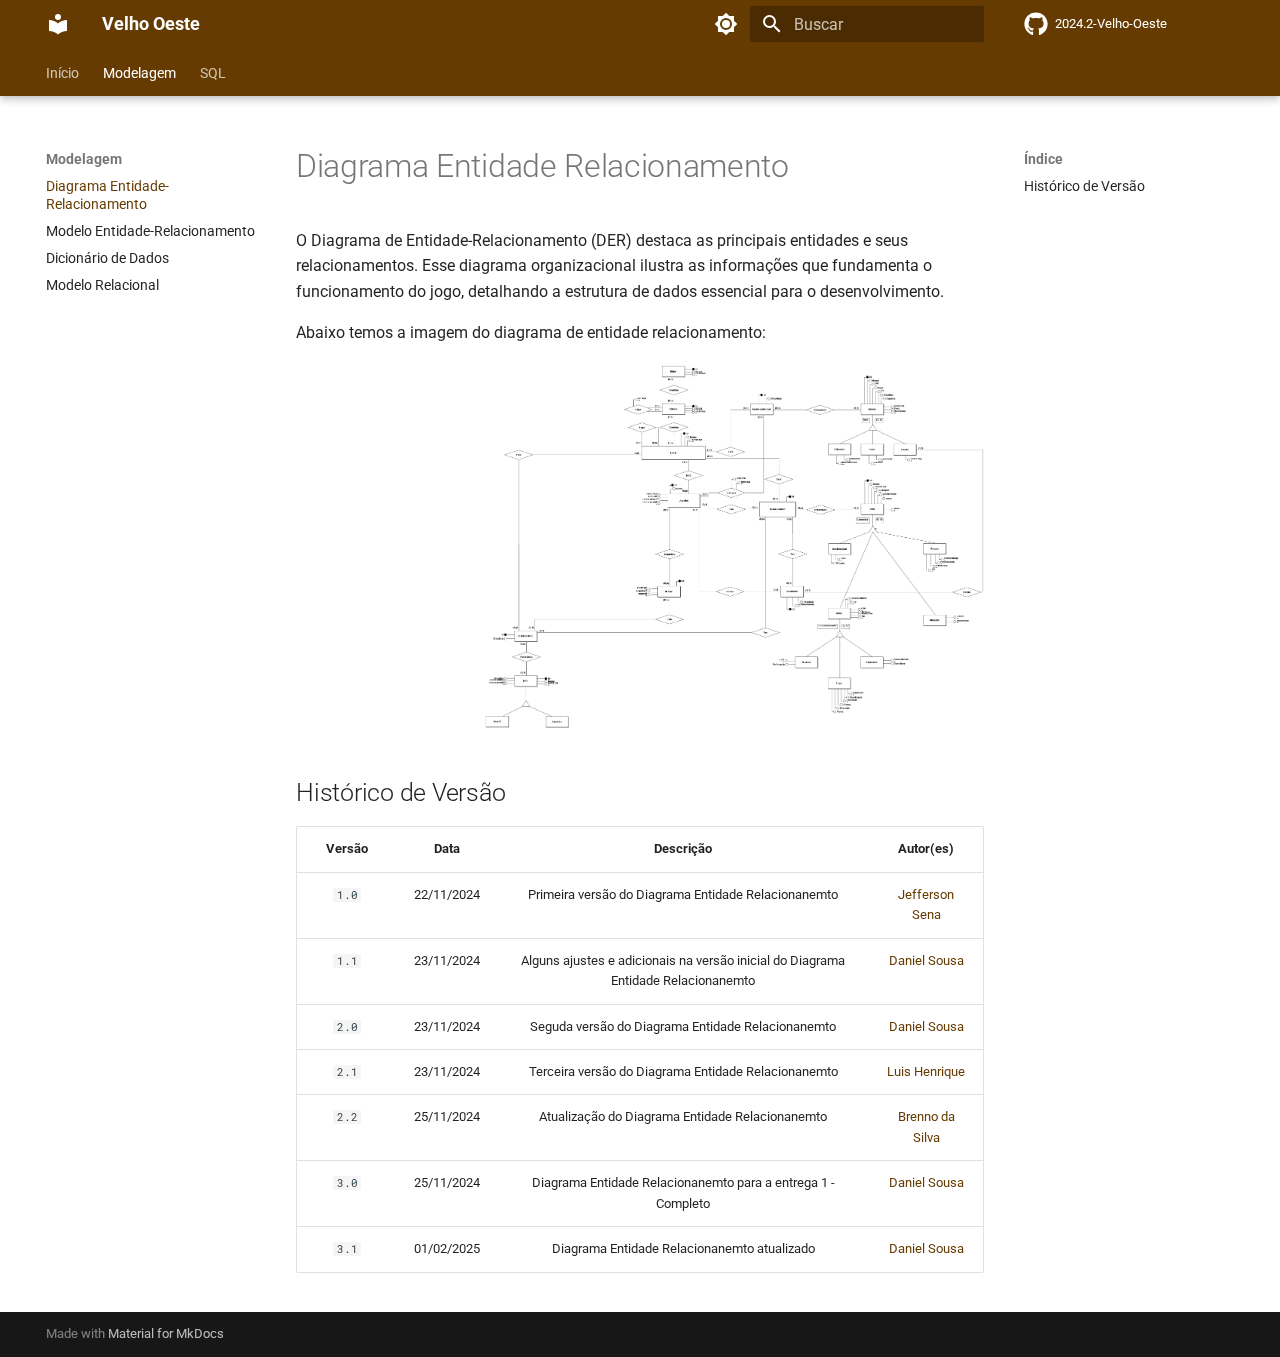
<file: modelagem/Diagrama_Entidade_Relacionamento/index.html>
<!doctype html>
<html lang="pt" class="no-js">
  <head>
    
      <meta charset="utf-8">
      <meta name="viewport" content="width=device-width,initial-scale=1">
      
      
      
      
        <link rel="prev" href="../..">
      
      
        <link rel="next" href="../Modelo_Entidade_Relacionamento/">
      
      
      <link rel="icon" href="../../assets/images/favicon.png">
      <meta name="generator" content="mkdocs-1.6.1, mkdocs-material-9.6.3">
    
    
      
        <title>Diagrama Entidade-Relacionamento - Velho Oeste</title>
      
    
    
      <link rel="stylesheet" href="../../assets/stylesheets/main.d7758b05.min.css">
      
        
        <link rel="stylesheet" href="../../assets/stylesheets/palette.06af60db.min.css">
      
      


    
    
      
    
    
      
        
        
        <link rel="preconnect" href="https://fonts.gstatic.com" crossorigin>
        <link rel="stylesheet" href="https://fonts.googleapis.com/css?family=Roboto:300,300i,400,400i,700,700i%7CRoboto+Mono:400,400i,700,700i&display=fallback">
        <style>:root{--md-text-font:"Roboto";--md-code-font:"Roboto Mono"}</style>
      
    
    
      <link rel="stylesheet" href="../../stylesheets/extra.css">
    
    <script>__md_scope=new URL("../..",location),__md_hash=e=>[...e].reduce(((e,_)=>(e<<5)-e+_.charCodeAt(0)),0),__md_get=(e,_=localStorage,t=__md_scope)=>JSON.parse(_.getItem(t.pathname+"."+e)),__md_set=(e,_,t=localStorage,a=__md_scope)=>{try{t.setItem(a.pathname+"."+e,JSON.stringify(_))}catch(e){}}</script>
    
      

    
    
    
  </head>
  
  
    
    
      
    
    
    
    
    <body dir="ltr" data-md-color-scheme="default" data-md-color-primary="indigo" data-md-color-accent="indigo">
  
    
    <input class="md-toggle" data-md-toggle="drawer" type="checkbox" id="__drawer" autocomplete="off">
    <input class="md-toggle" data-md-toggle="search" type="checkbox" id="__search" autocomplete="off">
    <label class="md-overlay" for="__drawer"></label>
    <div data-md-component="skip">
      
        
        <a href="#diagrama-entidade-relacionamento" class="md-skip">
          Pular para conteúdo
        </a>
      
    </div>
    <div data-md-component="announce">
      
    </div>
    
    
      

  

<header class="md-header md-header--shadow md-header--lifted" data-md-component="header">
  <nav class="md-header__inner md-grid" aria-label="Cabeçalho">
    <a href="../.." title="Velho Oeste" class="md-header__button md-logo" aria-label="Velho Oeste" data-md-component="logo">
      
  
  <svg xmlns="http://www.w3.org/2000/svg" viewBox="0 0 24 24"><path d="M12 8a3 3 0 0 0 3-3 3 3 0 0 0-3-3 3 3 0 0 0-3 3 3 3 0 0 0 3 3m0 3.54C9.64 9.35 6.5 8 3 8v11c3.5 0 6.64 1.35 9 3.54 2.36-2.19 5.5-3.54 9-3.54V8c-3.5 0-6.64 1.35-9 3.54"/></svg>

    </a>
    <label class="md-header__button md-icon" for="__drawer">
      
      <svg xmlns="http://www.w3.org/2000/svg" viewBox="0 0 24 24"><path d="M3 6h18v2H3zm0 5h18v2H3zm0 5h18v2H3z"/></svg>
    </label>
    <div class="md-header__title" data-md-component="header-title">
      <div class="md-header__ellipsis">
        <div class="md-header__topic">
          <span class="md-ellipsis">
            Velho Oeste
          </span>
        </div>
        <div class="md-header__topic" data-md-component="header-topic">
          <span class="md-ellipsis">
            
              Diagrama Entidade-Relacionamento
            
          </span>
        </div>
      </div>
    </div>
    
      
        <form class="md-header__option" data-md-component="palette">
  
    
    
    
    <input class="md-option" data-md-color-media="" data-md-color-scheme="default" data-md-color-primary="indigo" data-md-color-accent="indigo"  aria-label="Switch to dark mode"  type="radio" name="__palette" id="__palette_0">
    
      <label class="md-header__button md-icon" title="Switch to dark mode" for="__palette_1" hidden>
        <svg xmlns="http://www.w3.org/2000/svg" viewBox="0 0 24 24"><path d="M12 8a4 4 0 0 0-4 4 4 4 0 0 0 4 4 4 4 0 0 0 4-4 4 4 0 0 0-4-4m0 10a6 6 0 0 1-6-6 6 6 0 0 1 6-6 6 6 0 0 1 6 6 6 6 0 0 1-6 6m8-9.31V4h-4.69L12 .69 8.69 4H4v4.69L.69 12 4 15.31V20h4.69L12 23.31 15.31 20H20v-4.69L23.31 12z"/></svg>
      </label>
    
  
    
    
    
    <input class="md-option" data-md-color-media="" data-md-color-scheme="slate" data-md-color-primary="indigo" data-md-color-accent="indigo"  aria-label="Switch to light mode"  type="radio" name="__palette" id="__palette_1">
    
      <label class="md-header__button md-icon" title="Switch to light mode" for="__palette_0" hidden>
        <svg xmlns="http://www.w3.org/2000/svg" viewBox="0 0 24 24"><path d="M12 18c-.89 0-1.74-.2-2.5-.55C11.56 16.5 13 14.42 13 12s-1.44-4.5-3.5-5.45C10.26 6.2 11.11 6 12 6a6 6 0 0 1 6 6 6 6 0 0 1-6 6m8-9.31V4h-4.69L12 .69 8.69 4H4v4.69L.69 12 4 15.31V20h4.69L12 23.31 15.31 20H20v-4.69L23.31 12z"/></svg>
      </label>
    
  
</form>
      
    
    
      <script>var palette=__md_get("__palette");if(palette&&palette.color){if("(prefers-color-scheme)"===palette.color.media){var media=matchMedia("(prefers-color-scheme: light)"),input=document.querySelector(media.matches?"[data-md-color-media='(prefers-color-scheme: light)']":"[data-md-color-media='(prefers-color-scheme: dark)']");palette.color.media=input.getAttribute("data-md-color-media"),palette.color.scheme=input.getAttribute("data-md-color-scheme"),palette.color.primary=input.getAttribute("data-md-color-primary"),palette.color.accent=input.getAttribute("data-md-color-accent")}for(var[key,value]of Object.entries(palette.color))document.body.setAttribute("data-md-color-"+key,value)}</script>
    
    
    
      <label class="md-header__button md-icon" for="__search">
        
        <svg xmlns="http://www.w3.org/2000/svg" viewBox="0 0 24 24"><path d="M9.5 3A6.5 6.5 0 0 1 16 9.5c0 1.61-.59 3.09-1.56 4.23l.27.27h.79l5 5-1.5 1.5-5-5v-.79l-.27-.27A6.52 6.52 0 0 1 9.5 16 6.5 6.5 0 0 1 3 9.5 6.5 6.5 0 0 1 9.5 3m0 2C7 5 5 7 5 9.5S7 14 9.5 14 14 12 14 9.5 12 5 9.5 5"/></svg>
      </label>
      <div class="md-search" data-md-component="search" role="dialog">
  <label class="md-search__overlay" for="__search"></label>
  <div class="md-search__inner" role="search">
    <form class="md-search__form" name="search">
      <input type="text" class="md-search__input" name="query" aria-label="Buscar" placeholder="Buscar" autocapitalize="off" autocorrect="off" autocomplete="off" spellcheck="false" data-md-component="search-query" required>
      <label class="md-search__icon md-icon" for="__search">
        
        <svg xmlns="http://www.w3.org/2000/svg" viewBox="0 0 24 24"><path d="M9.5 3A6.5 6.5 0 0 1 16 9.5c0 1.61-.59 3.09-1.56 4.23l.27.27h.79l5 5-1.5 1.5-5-5v-.79l-.27-.27A6.52 6.52 0 0 1 9.5 16 6.5 6.5 0 0 1 3 9.5 6.5 6.5 0 0 1 9.5 3m0 2C7 5 5 7 5 9.5S7 14 9.5 14 14 12 14 9.5 12 5 9.5 5"/></svg>
        
        <svg xmlns="http://www.w3.org/2000/svg" viewBox="0 0 24 24"><path d="M20 11v2H8l5.5 5.5-1.42 1.42L4.16 12l7.92-7.92L13.5 5.5 8 11z"/></svg>
      </label>
      <nav class="md-search__options" aria-label="Pesquisar">
        
        <button type="reset" class="md-search__icon md-icon" title="Limpar" aria-label="Limpar" tabindex="-1">
          
          <svg xmlns="http://www.w3.org/2000/svg" viewBox="0 0 24 24"><path d="M19 6.41 17.59 5 12 10.59 6.41 5 5 6.41 10.59 12 5 17.59 6.41 19 12 13.41 17.59 19 19 17.59 13.41 12z"/></svg>
        </button>
      </nav>
      
    </form>
    <div class="md-search__output">
      <div class="md-search__scrollwrap" tabindex="0" data-md-scrollfix>
        <div class="md-search-result" data-md-component="search-result">
          <div class="md-search-result__meta">
            Inicializando busca
          </div>
          <ol class="md-search-result__list" role="presentation"></ol>
        </div>
      </div>
    </div>
  </div>
</div>
    
    
      <div class="md-header__source">
        <a href="https://github.com/SBD1/2024.2-Velho-Oeste" title="Ir para repositório" class="md-source" data-md-component="source">
  <div class="md-source__icon md-icon">
    
    <svg xmlns="http://www.w3.org/2000/svg" viewBox="0 0 496 512"><!--! Font Awesome Free 6.7.2 by @fontawesome - https://fontawesome.com License - https://fontawesome.com/license/free (Icons: CC BY 4.0, Fonts: SIL OFL 1.1, Code: MIT License) Copyright 2024 Fonticons, Inc.--><path d="M165.9 397.4c0 2-2.3 3.6-5.2 3.6-3.3.3-5.6-1.3-5.6-3.6 0-2 2.3-3.6 5.2-3.6 3-.3 5.6 1.3 5.6 3.6m-31.1-4.5c-.7 2 1.3 4.3 4.3 4.9 2.6 1 5.6 0 6.2-2s-1.3-4.3-4.3-5.2c-2.6-.7-5.5.3-6.2 2.3m44.2-1.7c-2.9.7-4.9 2.6-4.6 4.9.3 2 2.9 3.3 5.9 2.6 2.9-.7 4.9-2.6 4.6-4.6-.3-1.9-3-3.2-5.9-2.9M244.8 8C106.1 8 0 113.3 0 252c0 110.9 69.8 205.8 169.5 239.2 12.8 2.3 17.3-5.6 17.3-12.1 0-6.2-.3-40.4-.3-61.4 0 0-70 15-84.7-29.8 0 0-11.4-29.1-27.8-36.6 0 0-22.9-15.7 1.6-15.4 0 0 24.9 2 38.6 25.8 21.9 38.6 58.6 27.5 72.9 20.9 2.3-16 8.8-27.1 16-33.7-55.9-6.2-112.3-14.3-112.3-110.5 0-27.5 7.6-41.3 23.6-58.9-2.6-6.5-11.1-33.3 2.6-67.9 20.9-6.5 69 27 69 27 20-5.6 41.5-8.5 62.8-8.5s42.8 2.9 62.8 8.5c0 0 48.1-33.6 69-27 13.7 34.7 5.2 61.4 2.6 67.9 16 17.7 25.8 31.5 25.8 58.9 0 96.5-58.9 104.2-114.8 110.5 9.2 7.9 17 22.9 17 46.4 0 33.7-.3 75.4-.3 83.6 0 6.5 4.6 14.4 17.3 12.1C428.2 457.8 496 362.9 496 252 496 113.3 383.5 8 244.8 8M97.2 352.9c-1.3 1-1 3.3.7 5.2 1.6 1.6 3.9 2.3 5.2 1 1.3-1 1-3.3-.7-5.2-1.6-1.6-3.9-2.3-5.2-1m-10.8-8.1c-.7 1.3.3 2.9 2.3 3.9 1.6 1 3.6.7 4.3-.7.7-1.3-.3-2.9-2.3-3.9-2-.6-3.6-.3-4.3.7m32.4 35.6c-1.6 1.3-1 4.3 1.3 6.2 2.3 2.3 5.2 2.6 6.5 1 1.3-1.3.7-4.3-1.3-6.2-2.2-2.3-5.2-2.6-6.5-1m-11.4-14.7c-1.6 1-1.6 3.6 0 5.9s4.3 3.3 5.6 2.3c1.6-1.3 1.6-3.9 0-6.2-1.4-2.3-4-3.3-5.6-2"/></svg>
  </div>
  <div class="md-source__repository">
    2024.2-Velho-Oeste
  </div>
</a>
      </div>
    
  </nav>
  
    
      
<nav class="md-tabs" aria-label="Abas" data-md-component="tabs">
  <div class="md-grid">
    <ul class="md-tabs__list">
      
        
  
  
  
    <li class="md-tabs__item">
      <a href="../.." class="md-tabs__link">
        
  
    
  
  Início

      </a>
    </li>
  

      
        
  
  
    
  
  
    
    
      <li class="md-tabs__item md-tabs__item--active">
        <a href="./" class="md-tabs__link">
          
  
  Modelagem

        </a>
      </li>
    
  

      
        
  
  
  
    
    
      <li class="md-tabs__item">
        <a href="../../sql/Tabelas/" class="md-tabs__link">
          
  
  SQL

        </a>
      </li>
    
  

      
    </ul>
  </div>
</nav>
    
  
</header>
    
    <div class="md-container" data-md-component="container">
      
      
        
      
      <main class="md-main" data-md-component="main">
        <div class="md-main__inner md-grid">
          
            
              
              <div class="md-sidebar md-sidebar--primary" data-md-component="sidebar" data-md-type="navigation" >
                <div class="md-sidebar__scrollwrap">
                  <div class="md-sidebar__inner">
                    


  


<nav class="md-nav md-nav--primary md-nav--lifted" aria-label="Navegação" data-md-level="0">
  <label class="md-nav__title" for="__drawer">
    <a href="../.." title="Velho Oeste" class="md-nav__button md-logo" aria-label="Velho Oeste" data-md-component="logo">
      
  
  <svg xmlns="http://www.w3.org/2000/svg" viewBox="0 0 24 24"><path d="M12 8a3 3 0 0 0 3-3 3 3 0 0 0-3-3 3 3 0 0 0-3 3 3 3 0 0 0 3 3m0 3.54C9.64 9.35 6.5 8 3 8v11c3.5 0 6.64 1.35 9 3.54 2.36-2.19 5.5-3.54 9-3.54V8c-3.5 0-6.64 1.35-9 3.54"/></svg>

    </a>
    Velho Oeste
  </label>
  
    <div class="md-nav__source">
      <a href="https://github.com/SBD1/2024.2-Velho-Oeste" title="Ir para repositório" class="md-source" data-md-component="source">
  <div class="md-source__icon md-icon">
    
    <svg xmlns="http://www.w3.org/2000/svg" viewBox="0 0 496 512"><!--! Font Awesome Free 6.7.2 by @fontawesome - https://fontawesome.com License - https://fontawesome.com/license/free (Icons: CC BY 4.0, Fonts: SIL OFL 1.1, Code: MIT License) Copyright 2024 Fonticons, Inc.--><path d="M165.9 397.4c0 2-2.3 3.6-5.2 3.6-3.3.3-5.6-1.3-5.6-3.6 0-2 2.3-3.6 5.2-3.6 3-.3 5.6 1.3 5.6 3.6m-31.1-4.5c-.7 2 1.3 4.3 4.3 4.9 2.6 1 5.6 0 6.2-2s-1.3-4.3-4.3-5.2c-2.6-.7-5.5.3-6.2 2.3m44.2-1.7c-2.9.7-4.9 2.6-4.6 4.9.3 2 2.9 3.3 5.9 2.6 2.9-.7 4.9-2.6 4.6-4.6-.3-1.9-3-3.2-5.9-2.9M244.8 8C106.1 8 0 113.3 0 252c0 110.9 69.8 205.8 169.5 239.2 12.8 2.3 17.3-5.6 17.3-12.1 0-6.2-.3-40.4-.3-61.4 0 0-70 15-84.7-29.8 0 0-11.4-29.1-27.8-36.6 0 0-22.9-15.7 1.6-15.4 0 0 24.9 2 38.6 25.8 21.9 38.6 58.6 27.5 72.9 20.9 2.3-16 8.8-27.1 16-33.7-55.9-6.2-112.3-14.3-112.3-110.5 0-27.5 7.6-41.3 23.6-58.9-2.6-6.5-11.1-33.3 2.6-67.9 20.9-6.5 69 27 69 27 20-5.6 41.5-8.5 62.8-8.5s42.8 2.9 62.8 8.5c0 0 48.1-33.6 69-27 13.7 34.7 5.2 61.4 2.6 67.9 16 17.7 25.8 31.5 25.8 58.9 0 96.5-58.9 104.2-114.8 110.5 9.2 7.9 17 22.9 17 46.4 0 33.7-.3 75.4-.3 83.6 0 6.5 4.6 14.4 17.3 12.1C428.2 457.8 496 362.9 496 252 496 113.3 383.5 8 244.8 8M97.2 352.9c-1.3 1-1 3.3.7 5.2 1.6 1.6 3.9 2.3 5.2 1 1.3-1 1-3.3-.7-5.2-1.6-1.6-3.9-2.3-5.2-1m-10.8-8.1c-.7 1.3.3 2.9 2.3 3.9 1.6 1 3.6.7 4.3-.7.7-1.3-.3-2.9-2.3-3.9-2-.6-3.6-.3-4.3.7m32.4 35.6c-1.6 1.3-1 4.3 1.3 6.2 2.3 2.3 5.2 2.6 6.5 1 1.3-1.3.7-4.3-1.3-6.2-2.2-2.3-5.2-2.6-6.5-1m-11.4-14.7c-1.6 1-1.6 3.6 0 5.9s4.3 3.3 5.6 2.3c1.6-1.3 1.6-3.9 0-6.2-1.4-2.3-4-3.3-5.6-2"/></svg>
  </div>
  <div class="md-source__repository">
    2024.2-Velho-Oeste
  </div>
</a>
    </div>
  
  <ul class="md-nav__list" data-md-scrollfix>
    
      
      
  
  
  
  
    <li class="md-nav__item">
      <a href="../.." class="md-nav__link">
        
  
  <span class="md-ellipsis">
    Início
    
  </span>
  

      </a>
    </li>
  

    
      
      
  
  
    
  
  
  
    
    
    
      
        
        
      
      
    
    
    <li class="md-nav__item md-nav__item--active md-nav__item--section md-nav__item--nested">
      
        
        
        <input class="md-nav__toggle md-toggle " type="checkbox" id="__nav_2" checked>
        
          
          <label class="md-nav__link" for="__nav_2" id="__nav_2_label" tabindex="">
            
  
  <span class="md-ellipsis">
    Modelagem
    
  </span>
  

            <span class="md-nav__icon md-icon"></span>
          </label>
        
        <nav class="md-nav" data-md-level="1" aria-labelledby="__nav_2_label" aria-expanded="true">
          <label class="md-nav__title" for="__nav_2">
            <span class="md-nav__icon md-icon"></span>
            Modelagem
          </label>
          <ul class="md-nav__list" data-md-scrollfix>
            
              
                
  
  
    
  
  
  
    <li class="md-nav__item md-nav__item--active">
      
      <input class="md-nav__toggle md-toggle" type="checkbox" id="__toc">
      
      
        
      
      
        <label class="md-nav__link md-nav__link--active" for="__toc">
          
  
  <span class="md-ellipsis">
    Diagrama Entidade-Relacionamento
    
  </span>
  

          <span class="md-nav__icon md-icon"></span>
        </label>
      
      <a href="./" class="md-nav__link md-nav__link--active">
        
  
  <span class="md-ellipsis">
    Diagrama Entidade-Relacionamento
    
  </span>
  

      </a>
      
        

<nav class="md-nav md-nav--secondary" aria-label="Índice">
  
  
  
    
  
  
    <label class="md-nav__title" for="__toc">
      <span class="md-nav__icon md-icon"></span>
      Índice
    </label>
    <ul class="md-nav__list" data-md-component="toc" data-md-scrollfix>
      
        <li class="md-nav__item">
  <a href="#historico-de-versao" class="md-nav__link">
    <span class="md-ellipsis">
      Histórico de Versão
    </span>
  </a>
  
</li>
      
    </ul>
  
</nav>
      
    </li>
  

              
            
              
                
  
  
  
  
    <li class="md-nav__item">
      <a href="../Modelo_Entidade_Relacionamento/" class="md-nav__link">
        
  
  <span class="md-ellipsis">
    Modelo Entidade-Relacionamento
    
  </span>
  

      </a>
    </li>
  

              
            
              
                
  
  
  
  
    <li class="md-nav__item">
      <a href="../Dicionario_Dados/" class="md-nav__link">
        
  
  <span class="md-ellipsis">
    Dicionário de Dados
    
  </span>
  

      </a>
    </li>
  

              
            
              
                
  
  
  
  
    <li class="md-nav__item">
      <a href="../Modelo_Relacional/" class="md-nav__link">
        
  
  <span class="md-ellipsis">
    Modelo Relacional
    
  </span>
  

      </a>
    </li>
  

              
            
          </ul>
        </nav>
      
    </li>
  

    
      
      
  
  
  
  
    
    
    
      
      
    
    
    <li class="md-nav__item md-nav__item--nested">
      
        
        
        <input class="md-nav__toggle md-toggle " type="checkbox" id="__nav_3" >
        
          
          <label class="md-nav__link" for="__nav_3" id="__nav_3_label" tabindex="0">
            
  
  <span class="md-ellipsis">
    SQL
    
  </span>
  

            <span class="md-nav__icon md-icon"></span>
          </label>
        
        <nav class="md-nav" data-md-level="1" aria-labelledby="__nav_3_label" aria-expanded="false">
          <label class="md-nav__title" for="__nav_3">
            <span class="md-nav__icon md-icon"></span>
            SQL
          </label>
          <ul class="md-nav__list" data-md-scrollfix>
            
              
                
  
  
  
  
    <li class="md-nav__item">
      <a href="../../sql/Tabelas/" class="md-nav__link">
        
  
  <span class="md-ellipsis">
    Tabelas
    
  </span>
  

      </a>
    </li>
  

              
            
          </ul>
        </nav>
      
    </li>
  

    
  </ul>
</nav>
                  </div>
                </div>
              </div>
            
            
              
              <div class="md-sidebar md-sidebar--secondary" data-md-component="sidebar" data-md-type="toc" >
                <div class="md-sidebar__scrollwrap">
                  <div class="md-sidebar__inner">
                    

<nav class="md-nav md-nav--secondary" aria-label="Índice">
  
  
  
    
  
  
    <label class="md-nav__title" for="__toc">
      <span class="md-nav__icon md-icon"></span>
      Índice
    </label>
    <ul class="md-nav__list" data-md-component="toc" data-md-scrollfix>
      
        <li class="md-nav__item">
  <a href="#historico-de-versao" class="md-nav__link">
    <span class="md-ellipsis">
      Histórico de Versão
    </span>
  </a>
  
</li>
      
    </ul>
  
</nav>
                  </div>
                </div>
              </div>
            
          
          
            <div class="md-content" data-md-component="content">
              <article class="md-content__inner md-typeset">
                
                  


  
  


<h1 id="diagrama-entidade-relacionamento">Diagrama Entidade Relacionamento</h1>
<p>O Diagrama de Entidade-Relacionamento (DER) destaca as principais entidades e seus relacionamentos. Esse diagrama organizacional ilustra as informações que fundamenta o funcionamento do jogo, detalhando a estrutura de dados essencial para o desenvolvimento.</p>
<p>Abaixo temos a imagem do diagrama de entidade relacionamento:</p>
<!-- ![Versão Inicial](../assets/versao-inicial.svg)
![Versão Inicial com Ajustes](../assets/v2.drawio.svg) -->
<!--[Versão Atual](../assets/v4.drawio.svg)-->
<!-- ![Versão Atual](../assets/DER_entraga.drawio.svg) -->
<p><img alt="Versão Atual" src="../../assets/DER_v5.png" /></p>
<h2 id="historico-de-versao">Histórico de Versão</h2>
<table>
<thead>
<tr>
<th style="text-align: center;">Versão</th>
<th style="text-align: center;">Data</th>
<th style="text-align: center;">Descrição</th>
<th style="text-align: center;">Autor(es)</th>
</tr>
</thead>
<tbody>
<tr>
<td style="text-align: center;"><code>1.0</code></td>
<td style="text-align: center;">22/11/2024</td>
<td style="text-align: center;">Primeira versão do Diagrama Entidade Relacionanemto</td>
<td style="text-align: center;"><a href="https://github.com/JeffersonSenaa">Jefferson Sena</a></td>
</tr>
<tr>
<td style="text-align: center;"><code>1.1</code></td>
<td style="text-align: center;">23/11/2024</td>
<td style="text-align: center;">Alguns ajustes e adicionais na versão inicial do Diagrama Entidade Relacionanemto</td>
<td style="text-align: center;"><a href="https://github.com/daniel-de-sousa">Daniel Sousa</a></td>
</tr>
<tr>
<td style="text-align: center;"><code>2.0</code></td>
<td style="text-align: center;">23/11/2024</td>
<td style="text-align: center;">Seguda versão do Diagrama Entidade Relacionanemto</td>
<td style="text-align: center;"><a href="https://github.com/daniel-de-sousa">Daniel Sousa</a></td>
</tr>
<tr>
<td style="text-align: center;"><code>2.1</code></td>
<td style="text-align: center;">23/11/2024</td>
<td style="text-align: center;">Terceira versão do Diagrama Entidade Relacionanemto</td>
<td style="text-align: center;"><a href="https://github.com/luishenrrique">Luis Henrique</a></td>
</tr>
<tr>
<td style="text-align: center;"><code>2.2</code></td>
<td style="text-align: center;">25/11/2024</td>
<td style="text-align: center;">Atualização do Diagrama Entidade Relacionanemto</td>
<td style="text-align: center;"><a href="https://github.com/brenno-silva01">Brenno da Silva</a></td>
</tr>
<tr>
<td style="text-align: center;"><code>3.0</code></td>
<td style="text-align: center;">25/11/2024</td>
<td style="text-align: center;">Diagrama Entidade Relacionanemto para a entrega 1 - Completo</td>
<td style="text-align: center;"><a href="https://github.com/daniel-de-sousa">Daniel Sousa</a></td>
</tr>
<tr>
<td style="text-align: center;"><code>3.1</code></td>
<td style="text-align: center;">01/02/2025</td>
<td style="text-align: center;">Diagrama Entidade Relacionanemto atualizado</td>
<td style="text-align: center;"><a href="https://github.com/daniel-de-sousa">Daniel Sousa</a></td>
</tr>
</tbody>
</table>












                
              </article>
            </div>
          
          
<script>var target=document.getElementById(location.hash.slice(1));target&&target.name&&(target.checked=target.name.startsWith("__tabbed_"))</script>
        </div>
        
      </main>
      
        <footer class="md-footer">
  
  <div class="md-footer-meta md-typeset">
    <div class="md-footer-meta__inner md-grid">
      <div class="md-copyright">
  
  
    Made with
    <a href="https://squidfunk.github.io/mkdocs-material/" target="_blank" rel="noopener">
      Material for MkDocs
    </a>
  
</div>
      
    </div>
  </div>
</footer>
      
    </div>
    <div class="md-dialog" data-md-component="dialog">
      <div class="md-dialog__inner md-typeset"></div>
    </div>
    
    
    <script id="__config" type="application/json">{"base": "../..", "features": ["navigation.tabs", "navigation.tabs.sticky", "content.code.copy"], "search": "../../assets/javascripts/workers/search.f8cc74c7.min.js", "translations": {"clipboard.copied": "Copiado para \u00e1rea de transfer\u00eancia", "clipboard.copy": "Copiar para \u00e1rea de transfer\u00eancia", "search.result.more.one": "mais 1 nesta p\u00e1gina", "search.result.more.other": "# mais nesta p\u00e1gina", "search.result.none": "Nenhum documento encontrado", "search.result.one": "1 documento encontrado", "search.result.other": "# documentos encontrados", "search.result.placeholder": "Digite para iniciar a busca", "search.result.term.missing": "Ausente", "select.version": "Selecione a vers\u00e3o"}}</script>
    
    
      <script src="../../assets/javascripts/bundle.f1b6f286.min.js"></script>
      
    
  </body>
</html>
</file>
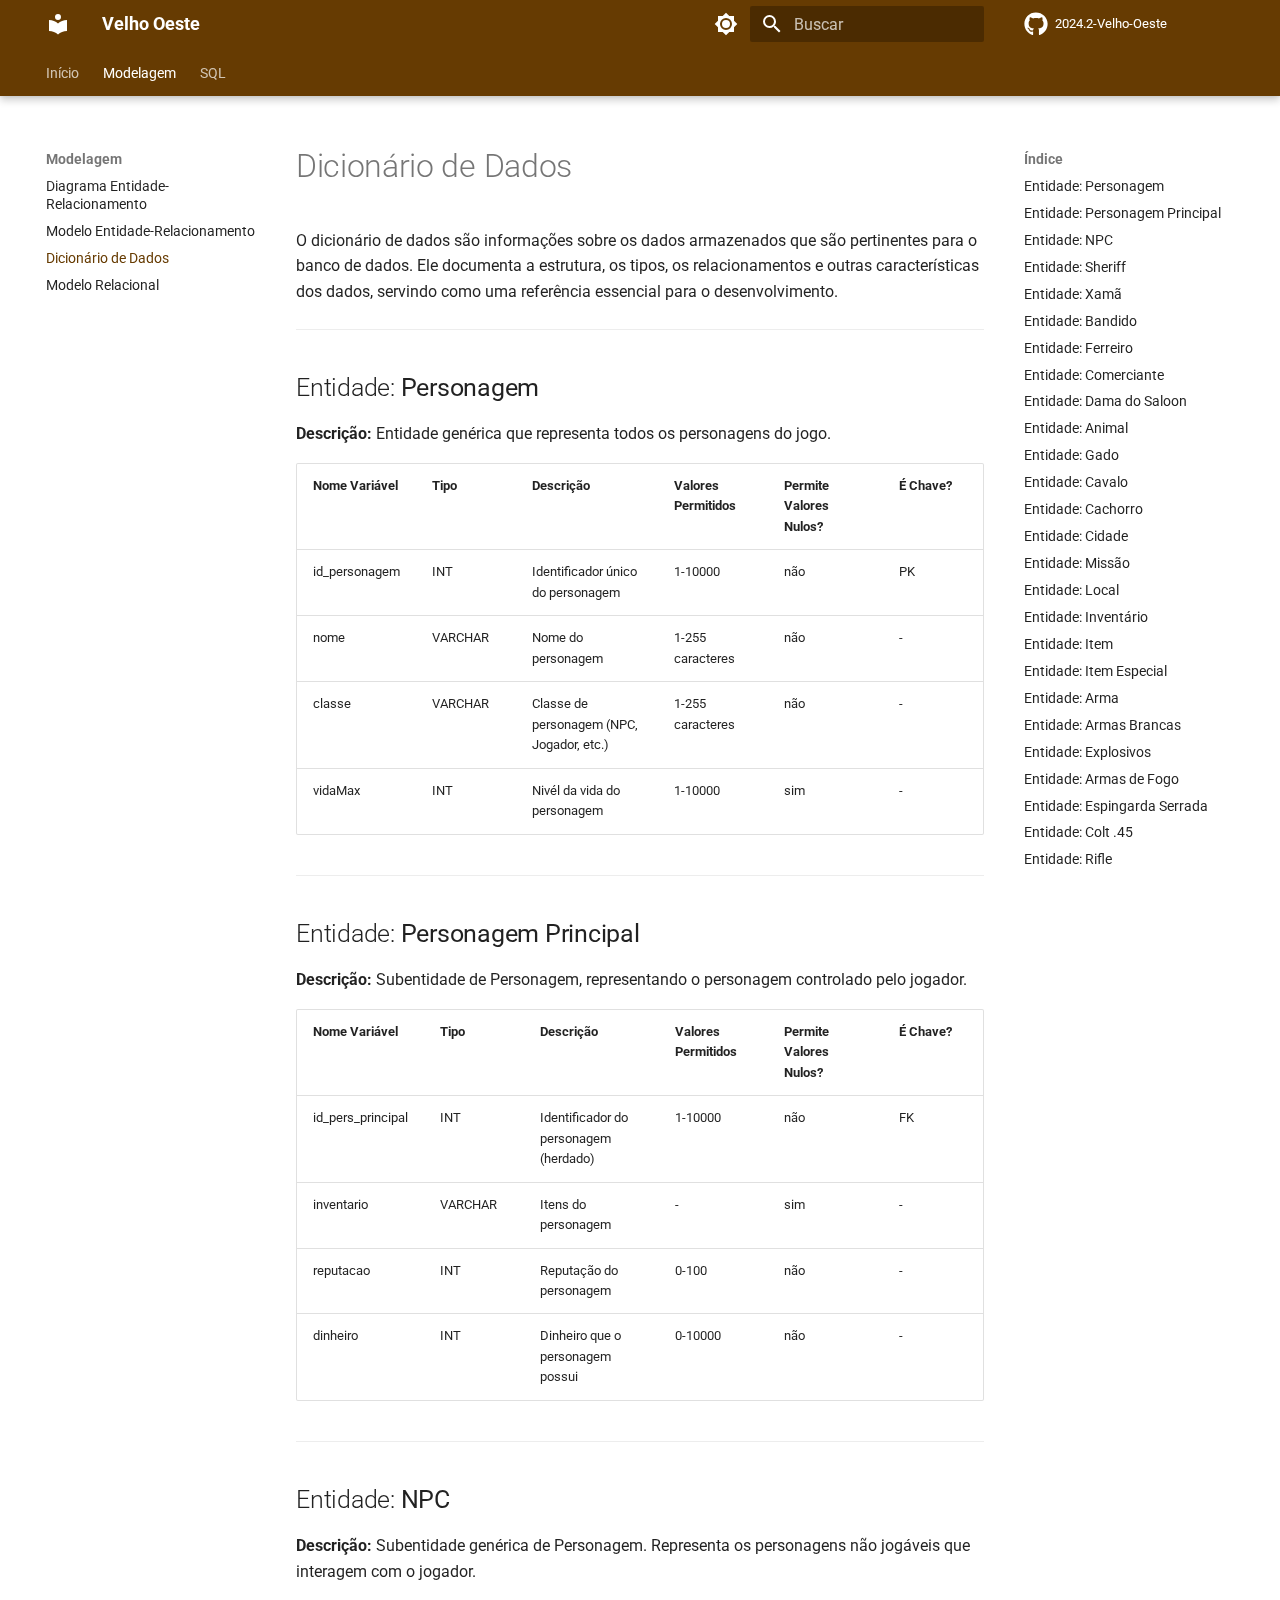
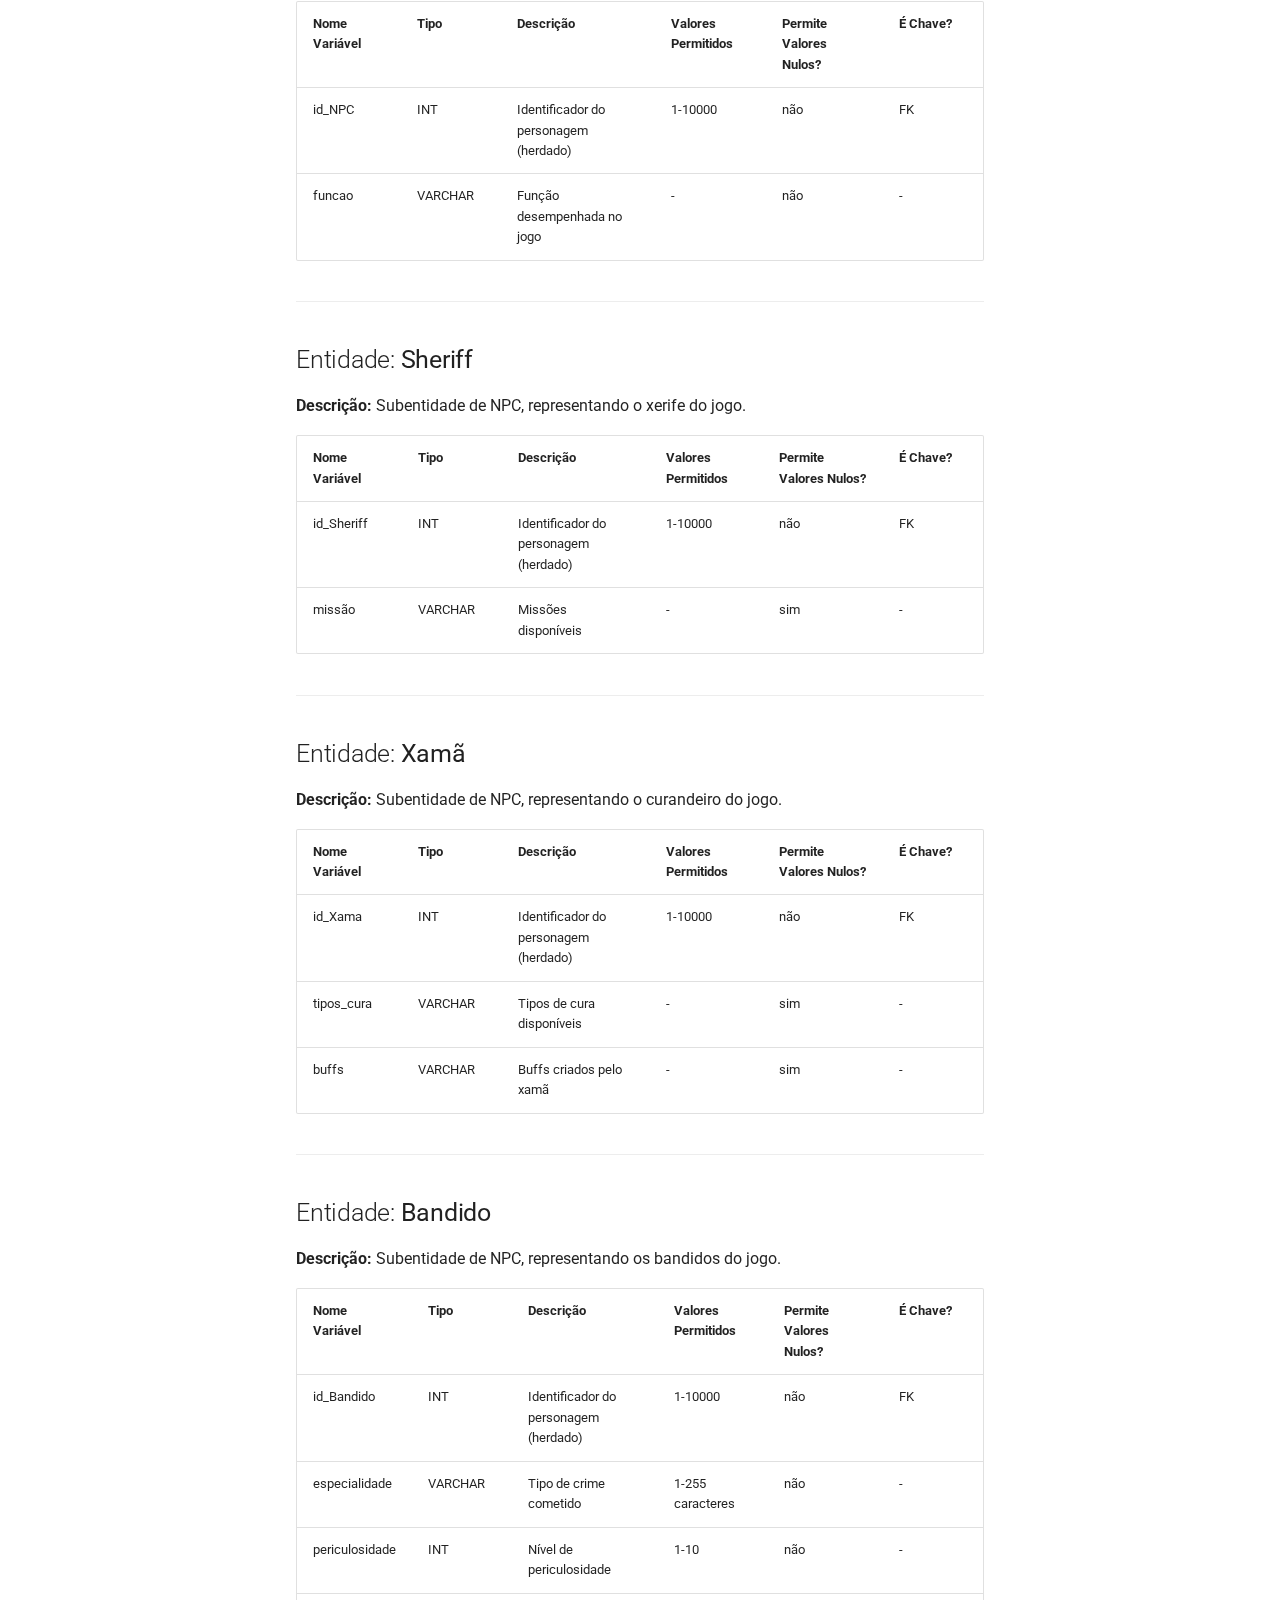
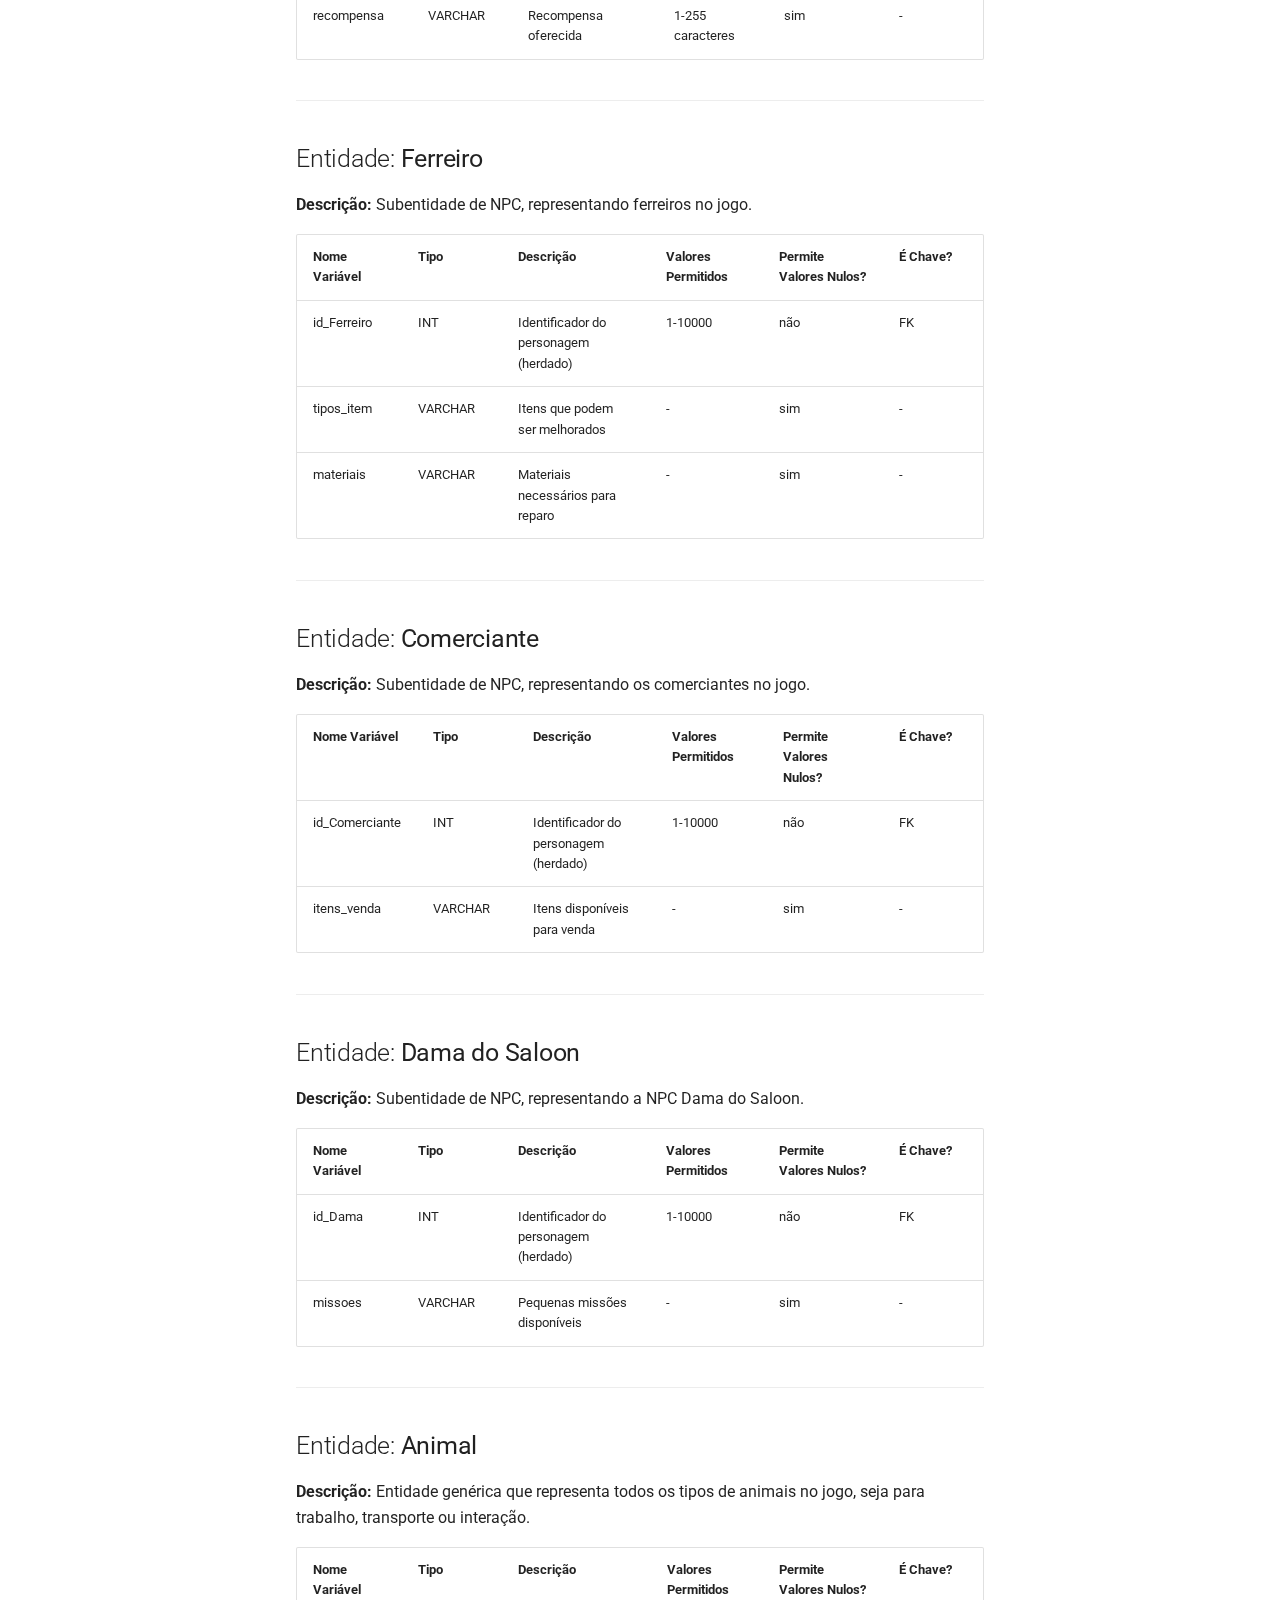
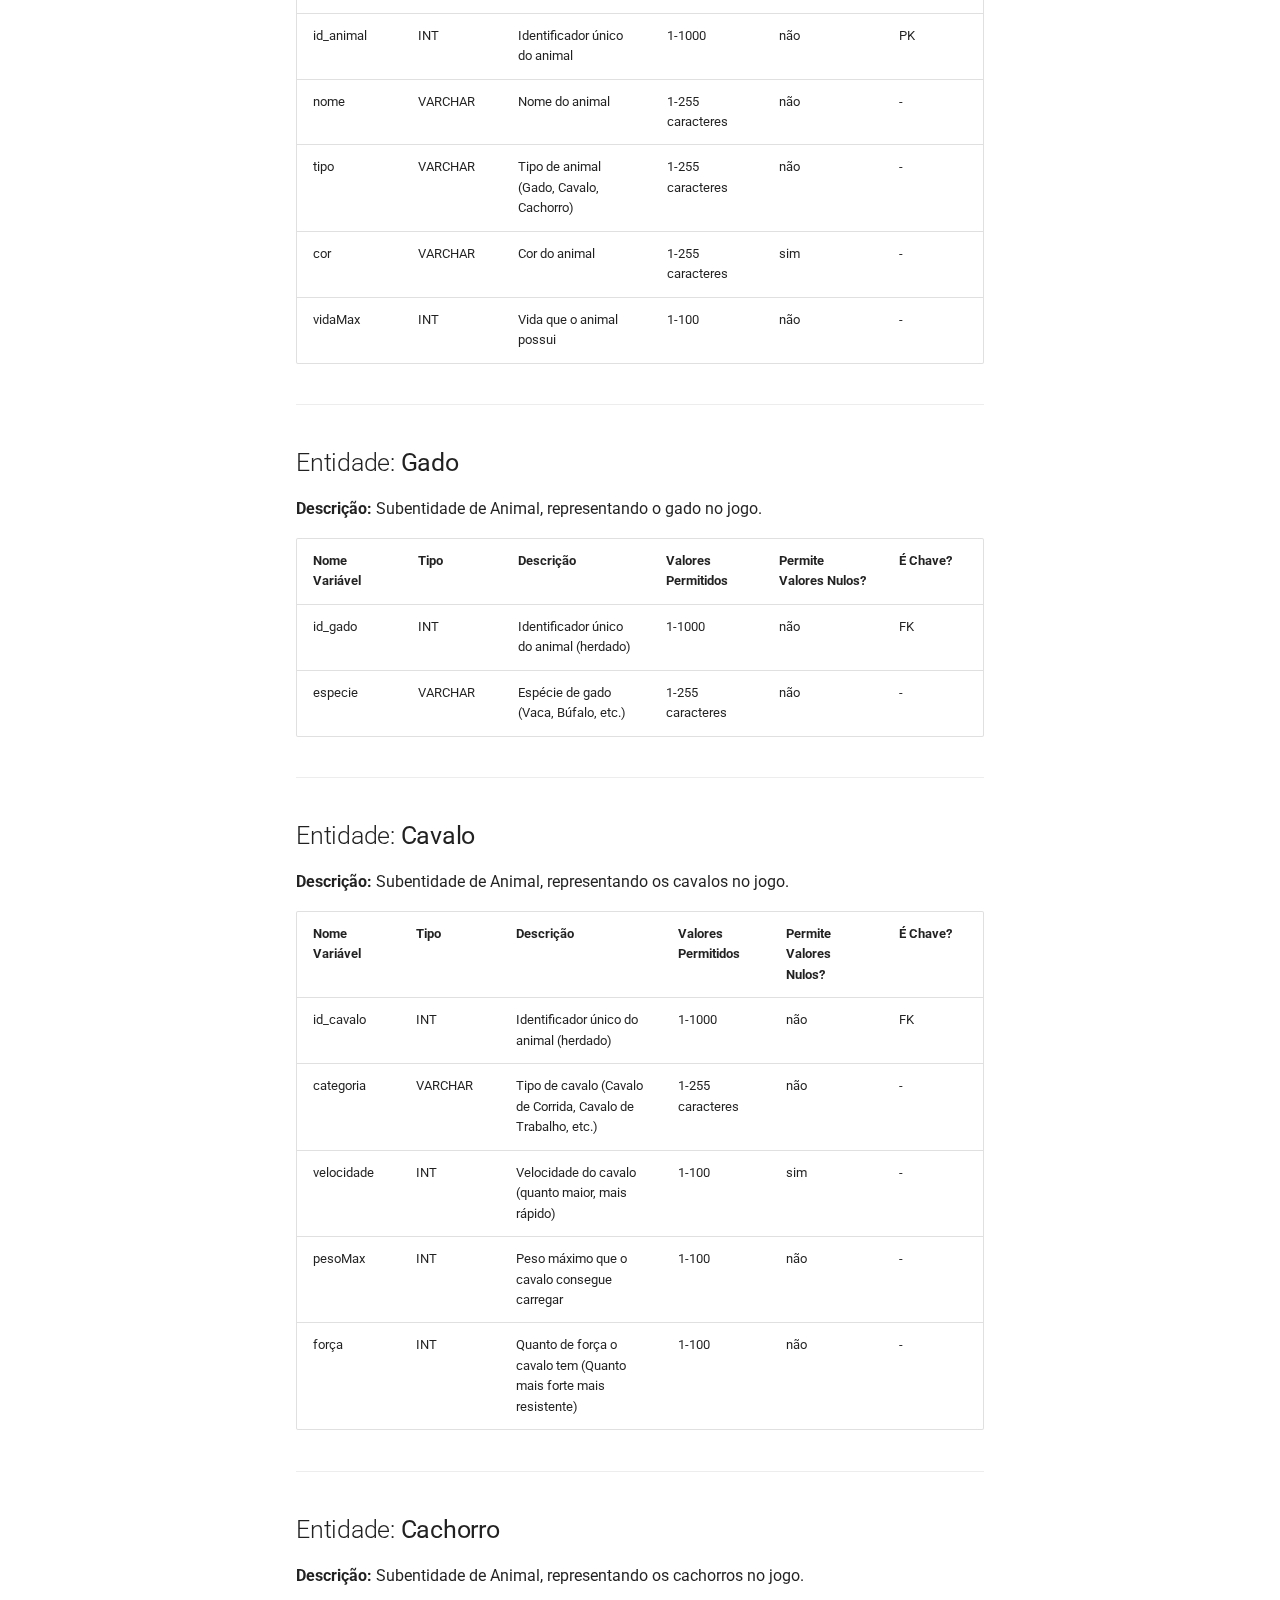
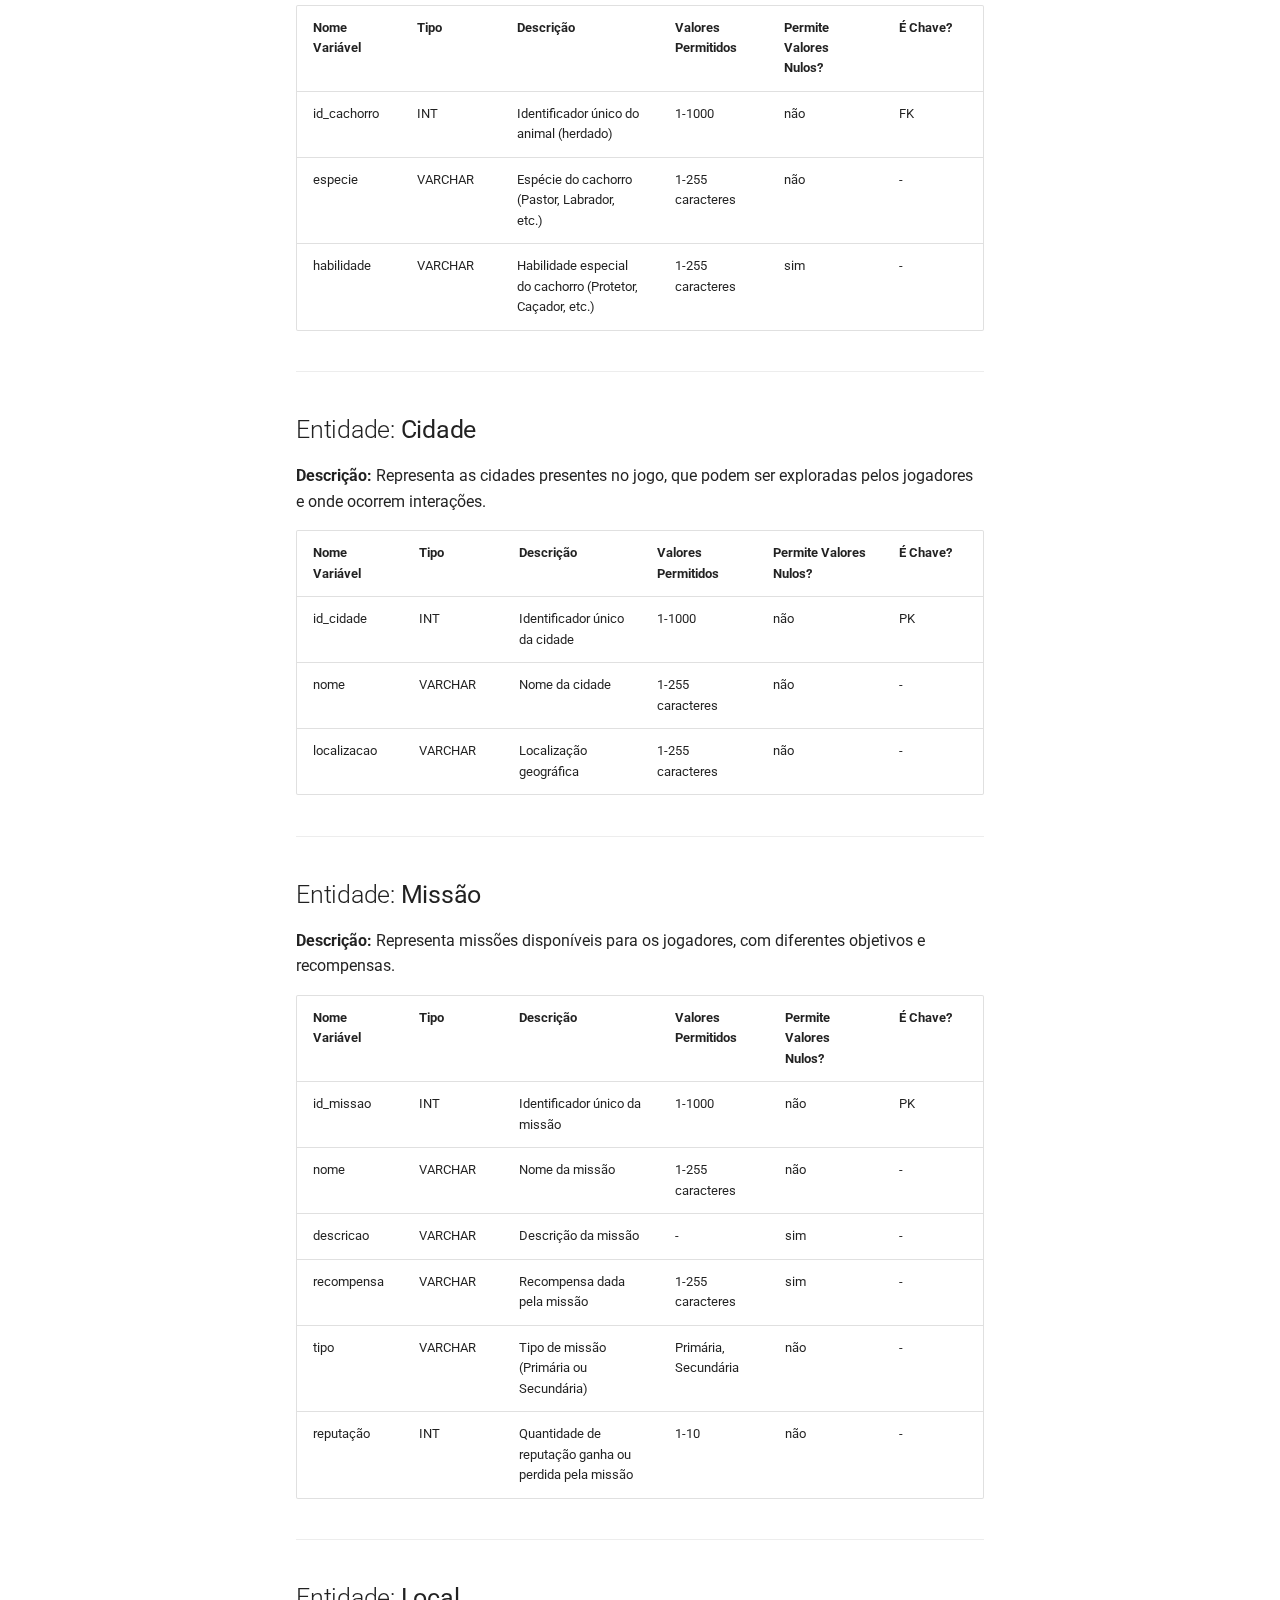
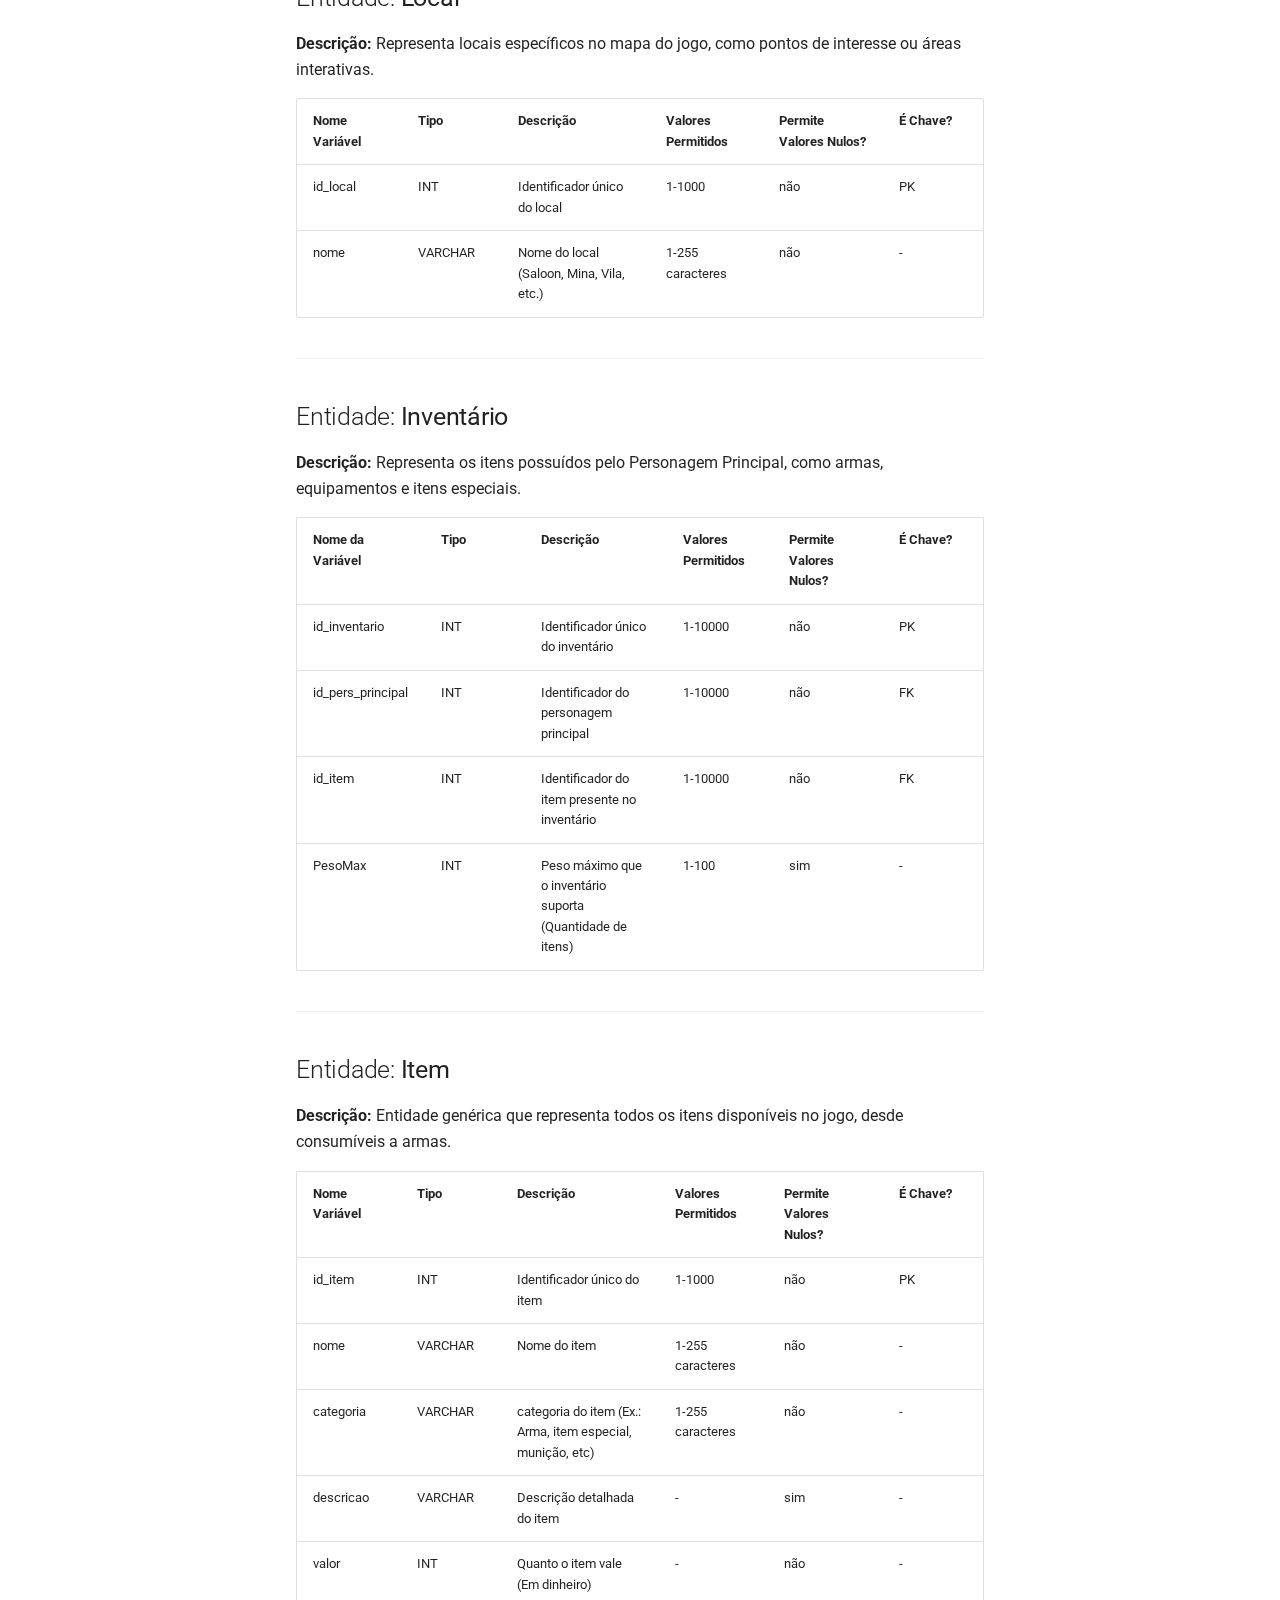
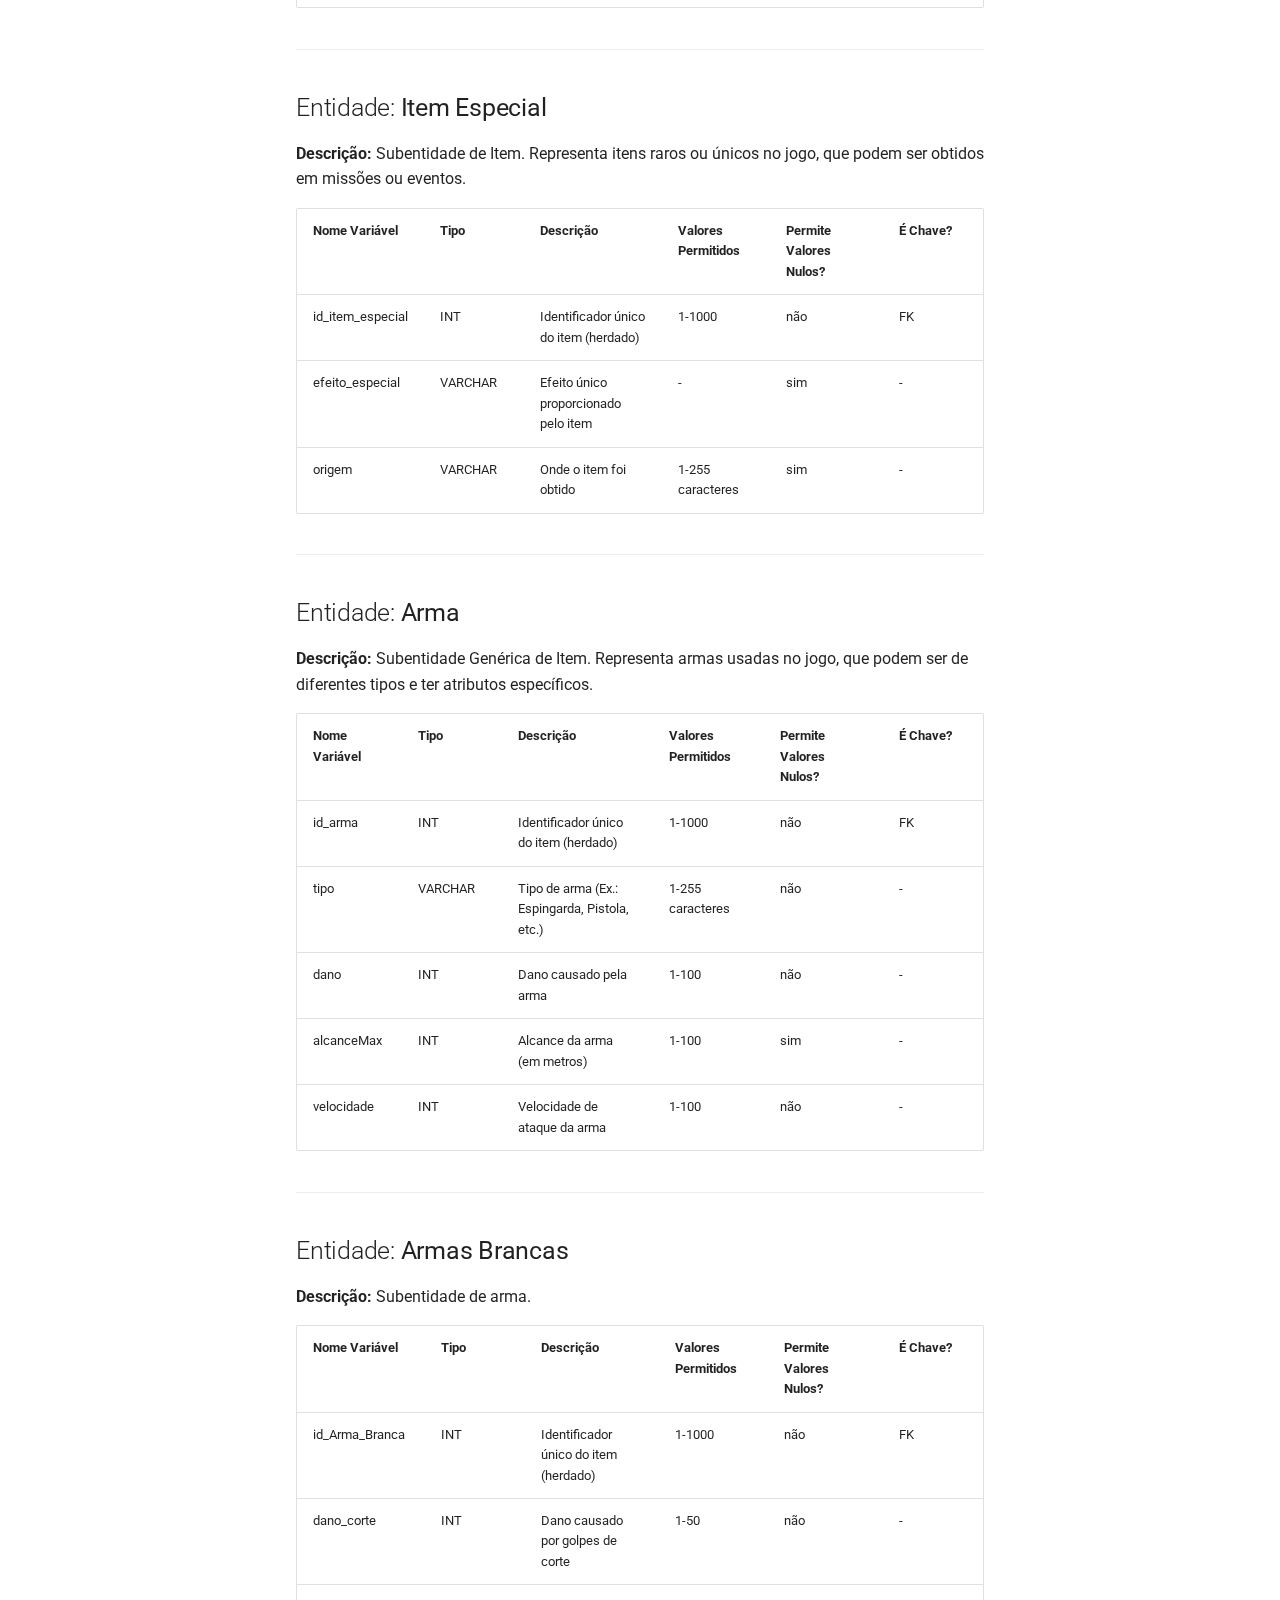
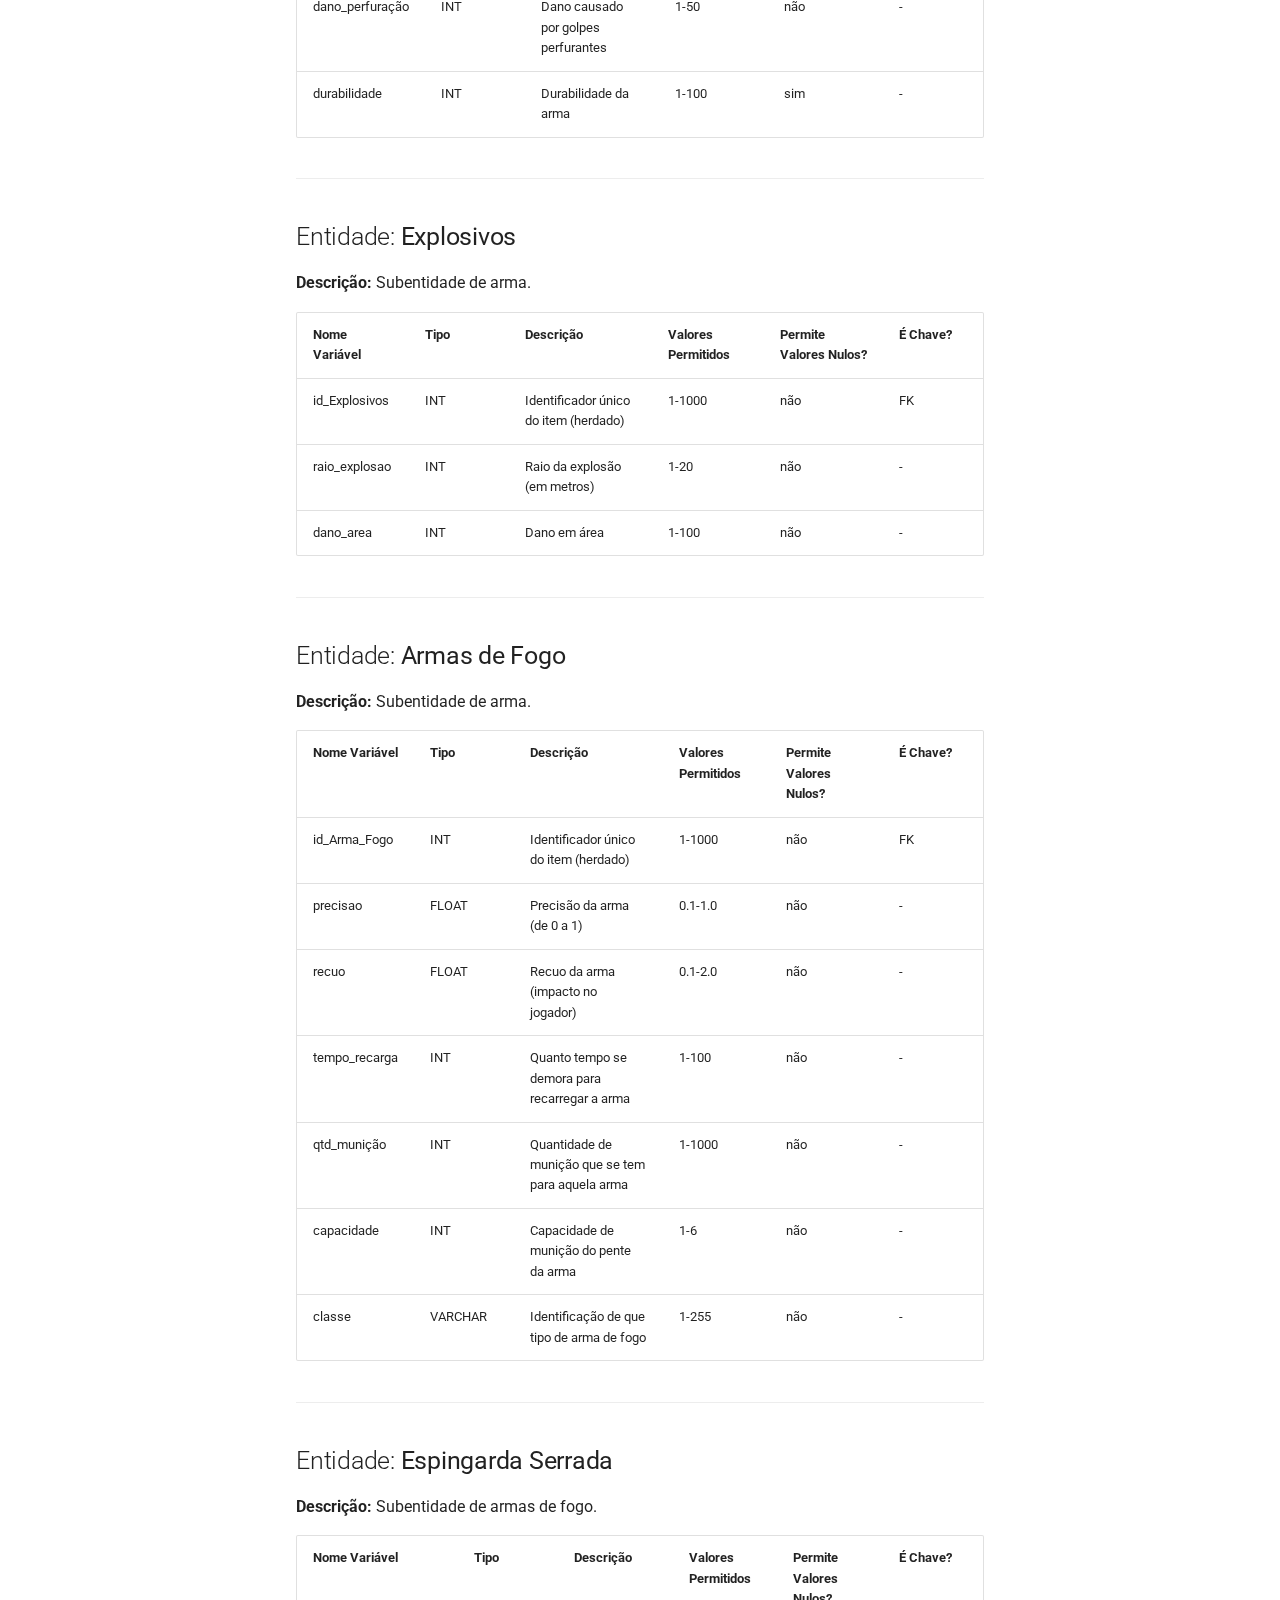
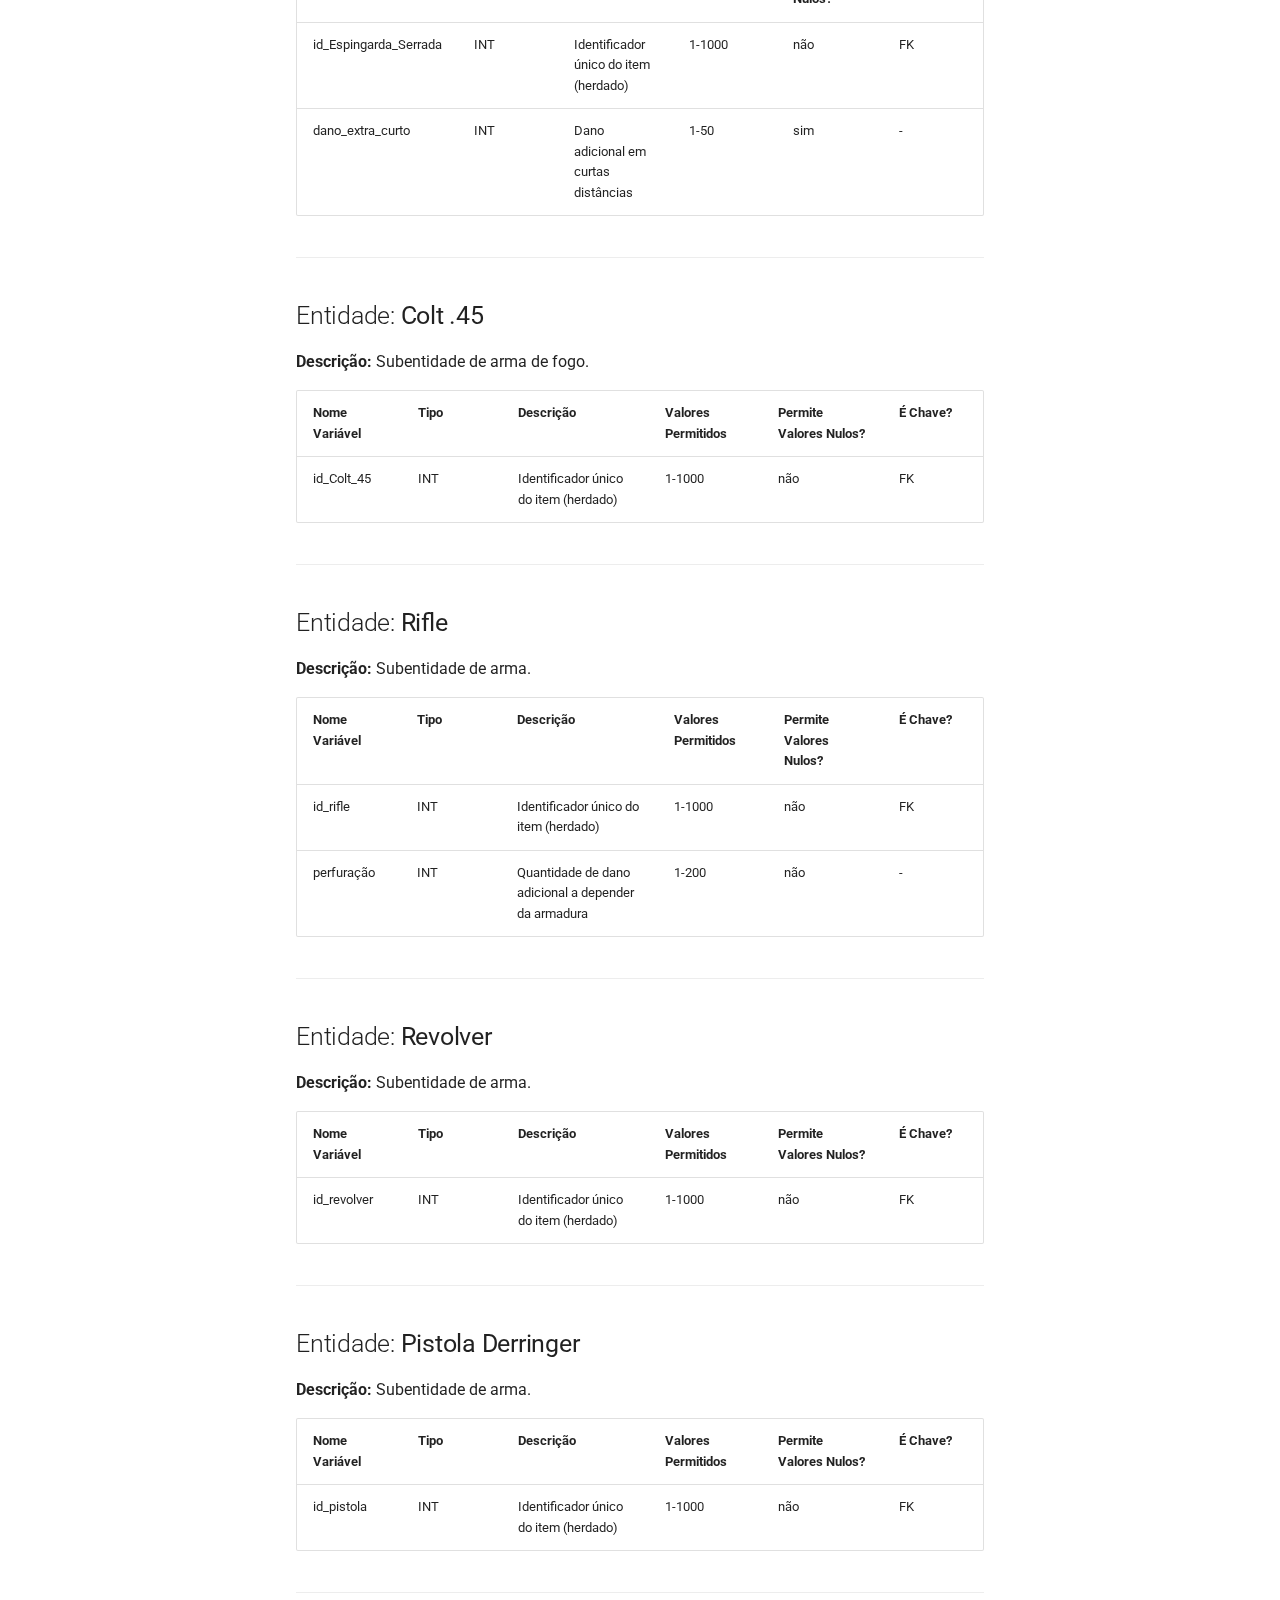
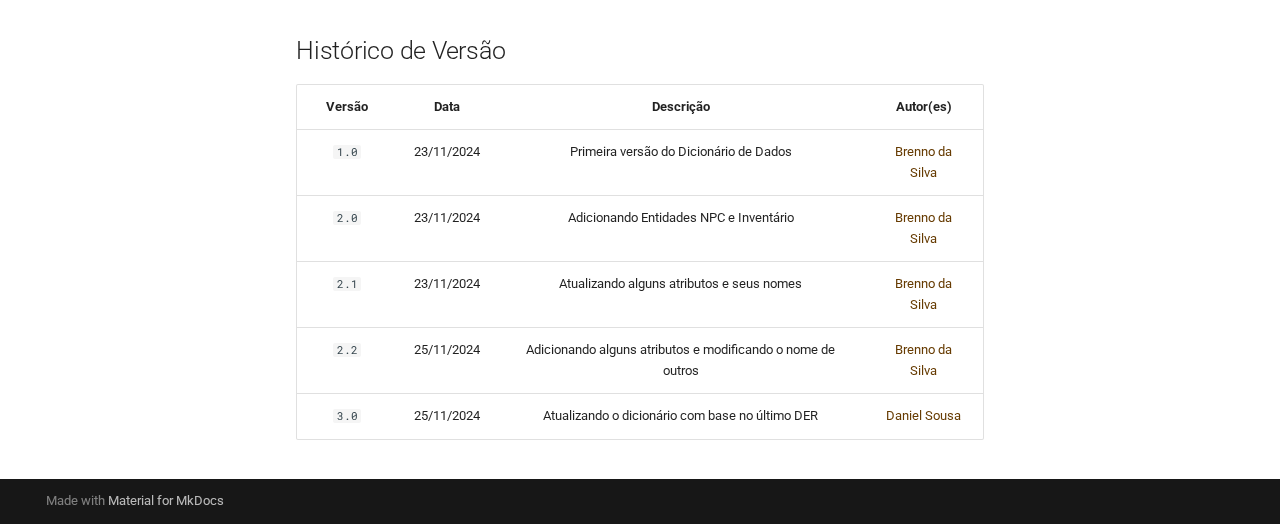
<file: modelagem/Dicionario_Dados/index.html>
<!doctype html>
<html lang="pt" class="no-js">
  <head>
    
      <meta charset="utf-8">
      <meta name="viewport" content="width=device-width,initial-scale=1">
      
      
      
      
        <link rel="prev" href="../Modelo_Entidade_Relacionamento/">
      
      
        <link rel="next" href="../Modelo_Relacional/">
      
      
      <link rel="icon" href="../../assets/images/favicon.png">
      <meta name="generator" content="mkdocs-1.6.1, mkdocs-material-9.6.3">
    
    
      
        <title>Dicionário de Dados - Velho Oeste</title>
      
    
    
      <link rel="stylesheet" href="../../assets/stylesheets/main.d7758b05.min.css">
      
        
        <link rel="stylesheet" href="../../assets/stylesheets/palette.06af60db.min.css">
      
      


    
    
      
    
    
      
        
        
        <link rel="preconnect" href="https://fonts.gstatic.com" crossorigin>
        <link rel="stylesheet" href="https://fonts.googleapis.com/css?family=Roboto:300,300i,400,400i,700,700i%7CRoboto+Mono:400,400i,700,700i&display=fallback">
        <style>:root{--md-text-font:"Roboto";--md-code-font:"Roboto Mono"}</style>
      
    
    
      <link rel="stylesheet" href="../../stylesheets/extra.css">
    
    <script>__md_scope=new URL("../..",location),__md_hash=e=>[...e].reduce(((e,_)=>(e<<5)-e+_.charCodeAt(0)),0),__md_get=(e,_=localStorage,t=__md_scope)=>JSON.parse(_.getItem(t.pathname+"."+e)),__md_set=(e,_,t=localStorage,a=__md_scope)=>{try{t.setItem(a.pathname+"."+e,JSON.stringify(_))}catch(e){}}</script>
    
      

    
    
    
  </head>
  
  
    
    
      
    
    
    
    
    <body dir="ltr" data-md-color-scheme="default" data-md-color-primary="indigo" data-md-color-accent="indigo">
  
    
    <input class="md-toggle" data-md-toggle="drawer" type="checkbox" id="__drawer" autocomplete="off">
    <input class="md-toggle" data-md-toggle="search" type="checkbox" id="__search" autocomplete="off">
    <label class="md-overlay" for="__drawer"></label>
    <div data-md-component="skip">
      
        
        <a href="#dicionario-de-dados" class="md-skip">
          Pular para conteúdo
        </a>
      
    </div>
    <div data-md-component="announce">
      
    </div>
    
    
      

  

<header class="md-header md-header--shadow md-header--lifted" data-md-component="header">
  <nav class="md-header__inner md-grid" aria-label="Cabeçalho">
    <a href="../.." title="Velho Oeste" class="md-header__button md-logo" aria-label="Velho Oeste" data-md-component="logo">
      
  
  <svg xmlns="http://www.w3.org/2000/svg" viewBox="0 0 24 24"><path d="M12 8a3 3 0 0 0 3-3 3 3 0 0 0-3-3 3 3 0 0 0-3 3 3 3 0 0 0 3 3m0 3.54C9.64 9.35 6.5 8 3 8v11c3.5 0 6.64 1.35 9 3.54 2.36-2.19 5.5-3.54 9-3.54V8c-3.5 0-6.64 1.35-9 3.54"/></svg>

    </a>
    <label class="md-header__button md-icon" for="__drawer">
      
      <svg xmlns="http://www.w3.org/2000/svg" viewBox="0 0 24 24"><path d="M3 6h18v2H3zm0 5h18v2H3zm0 5h18v2H3z"/></svg>
    </label>
    <div class="md-header__title" data-md-component="header-title">
      <div class="md-header__ellipsis">
        <div class="md-header__topic">
          <span class="md-ellipsis">
            Velho Oeste
          </span>
        </div>
        <div class="md-header__topic" data-md-component="header-topic">
          <span class="md-ellipsis">
            
              Dicionário de Dados
            
          </span>
        </div>
      </div>
    </div>
    
      
        <form class="md-header__option" data-md-component="palette">
  
    
    
    
    <input class="md-option" data-md-color-media="" data-md-color-scheme="default" data-md-color-primary="indigo" data-md-color-accent="indigo"  aria-label="Switch to dark mode"  type="radio" name="__palette" id="__palette_0">
    
      <label class="md-header__button md-icon" title="Switch to dark mode" for="__palette_1" hidden>
        <svg xmlns="http://www.w3.org/2000/svg" viewBox="0 0 24 24"><path d="M12 8a4 4 0 0 0-4 4 4 4 0 0 0 4 4 4 4 0 0 0 4-4 4 4 0 0 0-4-4m0 10a6 6 0 0 1-6-6 6 6 0 0 1 6-6 6 6 0 0 1 6 6 6 6 0 0 1-6 6m8-9.31V4h-4.69L12 .69 8.69 4H4v4.69L.69 12 4 15.31V20h4.69L12 23.31 15.31 20H20v-4.69L23.31 12z"/></svg>
      </label>
    
  
    
    
    
    <input class="md-option" data-md-color-media="" data-md-color-scheme="slate" data-md-color-primary="indigo" data-md-color-accent="indigo"  aria-label="Switch to light mode"  type="radio" name="__palette" id="__palette_1">
    
      <label class="md-header__button md-icon" title="Switch to light mode" for="__palette_0" hidden>
        <svg xmlns="http://www.w3.org/2000/svg" viewBox="0 0 24 24"><path d="M12 18c-.89 0-1.74-.2-2.5-.55C11.56 16.5 13 14.42 13 12s-1.44-4.5-3.5-5.45C10.26 6.2 11.11 6 12 6a6 6 0 0 1 6 6 6 6 0 0 1-6 6m8-9.31V4h-4.69L12 .69 8.69 4H4v4.69L.69 12 4 15.31V20h4.69L12 23.31 15.31 20H20v-4.69L23.31 12z"/></svg>
      </label>
    
  
</form>
      
    
    
      <script>var palette=__md_get("__palette");if(palette&&palette.color){if("(prefers-color-scheme)"===palette.color.media){var media=matchMedia("(prefers-color-scheme: light)"),input=document.querySelector(media.matches?"[data-md-color-media='(prefers-color-scheme: light)']":"[data-md-color-media='(prefers-color-scheme: dark)']");palette.color.media=input.getAttribute("data-md-color-media"),palette.color.scheme=input.getAttribute("data-md-color-scheme"),palette.color.primary=input.getAttribute("data-md-color-primary"),palette.color.accent=input.getAttribute("data-md-color-accent")}for(var[key,value]of Object.entries(palette.color))document.body.setAttribute("data-md-color-"+key,value)}</script>
    
    
    
      <label class="md-header__button md-icon" for="__search">
        
        <svg xmlns="http://www.w3.org/2000/svg" viewBox="0 0 24 24"><path d="M9.5 3A6.5 6.5 0 0 1 16 9.5c0 1.61-.59 3.09-1.56 4.23l.27.27h.79l5 5-1.5 1.5-5-5v-.79l-.27-.27A6.52 6.52 0 0 1 9.5 16 6.5 6.5 0 0 1 3 9.5 6.5 6.5 0 0 1 9.5 3m0 2C7 5 5 7 5 9.5S7 14 9.5 14 14 12 14 9.5 12 5 9.5 5"/></svg>
      </label>
      <div class="md-search" data-md-component="search" role="dialog">
  <label class="md-search__overlay" for="__search"></label>
  <div class="md-search__inner" role="search">
    <form class="md-search__form" name="search">
      <input type="text" class="md-search__input" name="query" aria-label="Buscar" placeholder="Buscar" autocapitalize="off" autocorrect="off" autocomplete="off" spellcheck="false" data-md-component="search-query" required>
      <label class="md-search__icon md-icon" for="__search">
        
        <svg xmlns="http://www.w3.org/2000/svg" viewBox="0 0 24 24"><path d="M9.5 3A6.5 6.5 0 0 1 16 9.5c0 1.61-.59 3.09-1.56 4.23l.27.27h.79l5 5-1.5 1.5-5-5v-.79l-.27-.27A6.52 6.52 0 0 1 9.5 16 6.5 6.5 0 0 1 3 9.5 6.5 6.5 0 0 1 9.5 3m0 2C7 5 5 7 5 9.5S7 14 9.5 14 14 12 14 9.5 12 5 9.5 5"/></svg>
        
        <svg xmlns="http://www.w3.org/2000/svg" viewBox="0 0 24 24"><path d="M20 11v2H8l5.5 5.5-1.42 1.42L4.16 12l7.92-7.92L13.5 5.5 8 11z"/></svg>
      </label>
      <nav class="md-search__options" aria-label="Pesquisar">
        
        <button type="reset" class="md-search__icon md-icon" title="Limpar" aria-label="Limpar" tabindex="-1">
          
          <svg xmlns="http://www.w3.org/2000/svg" viewBox="0 0 24 24"><path d="M19 6.41 17.59 5 12 10.59 6.41 5 5 6.41 10.59 12 5 17.59 6.41 19 12 13.41 17.59 19 19 17.59 13.41 12z"/></svg>
        </button>
      </nav>
      
    </form>
    <div class="md-search__output">
      <div class="md-search__scrollwrap" tabindex="0" data-md-scrollfix>
        <div class="md-search-result" data-md-component="search-result">
          <div class="md-search-result__meta">
            Inicializando busca
          </div>
          <ol class="md-search-result__list" role="presentation"></ol>
        </div>
      </div>
    </div>
  </div>
</div>
    
    
      <div class="md-header__source">
        <a href="https://github.com/SBD1/2024.2-Velho-Oeste" title="Ir para repositório" class="md-source" data-md-component="source">
  <div class="md-source__icon md-icon">
    
    <svg xmlns="http://www.w3.org/2000/svg" viewBox="0 0 496 512"><!--! Font Awesome Free 6.7.2 by @fontawesome - https://fontawesome.com License - https://fontawesome.com/license/free (Icons: CC BY 4.0, Fonts: SIL OFL 1.1, Code: MIT License) Copyright 2024 Fonticons, Inc.--><path d="M165.9 397.4c0 2-2.3 3.6-5.2 3.6-3.3.3-5.6-1.3-5.6-3.6 0-2 2.3-3.6 5.2-3.6 3-.3 5.6 1.3 5.6 3.6m-31.1-4.5c-.7 2 1.3 4.3 4.3 4.9 2.6 1 5.6 0 6.2-2s-1.3-4.3-4.3-5.2c-2.6-.7-5.5.3-6.2 2.3m44.2-1.7c-2.9.7-4.9 2.6-4.6 4.9.3 2 2.9 3.3 5.9 2.6 2.9-.7 4.9-2.6 4.6-4.6-.3-1.9-3-3.2-5.9-2.9M244.8 8C106.1 8 0 113.3 0 252c0 110.9 69.8 205.8 169.5 239.2 12.8 2.3 17.3-5.6 17.3-12.1 0-6.2-.3-40.4-.3-61.4 0 0-70 15-84.7-29.8 0 0-11.4-29.1-27.8-36.6 0 0-22.9-15.7 1.6-15.4 0 0 24.9 2 38.6 25.8 21.9 38.6 58.6 27.5 72.9 20.9 2.3-16 8.8-27.1 16-33.7-55.9-6.2-112.3-14.3-112.3-110.5 0-27.5 7.6-41.3 23.6-58.9-2.6-6.5-11.1-33.3 2.6-67.9 20.9-6.5 69 27 69 27 20-5.6 41.5-8.5 62.8-8.5s42.8 2.9 62.8 8.5c0 0 48.1-33.6 69-27 13.7 34.7 5.2 61.4 2.6 67.9 16 17.7 25.8 31.5 25.8 58.9 0 96.5-58.9 104.2-114.8 110.5 9.2 7.9 17 22.9 17 46.4 0 33.7-.3 75.4-.3 83.6 0 6.5 4.6 14.4 17.3 12.1C428.2 457.8 496 362.9 496 252 496 113.3 383.5 8 244.8 8M97.2 352.9c-1.3 1-1 3.3.7 5.2 1.6 1.6 3.9 2.3 5.2 1 1.3-1 1-3.3-.7-5.2-1.6-1.6-3.9-2.3-5.2-1m-10.8-8.1c-.7 1.3.3 2.9 2.3 3.9 1.6 1 3.6.7 4.3-.7.7-1.3-.3-2.9-2.3-3.9-2-.6-3.6-.3-4.3.7m32.4 35.6c-1.6 1.3-1 4.3 1.3 6.2 2.3 2.3 5.2 2.6 6.5 1 1.3-1.3.7-4.3-1.3-6.2-2.2-2.3-5.2-2.6-6.5-1m-11.4-14.7c-1.6 1-1.6 3.6 0 5.9s4.3 3.3 5.6 2.3c1.6-1.3 1.6-3.9 0-6.2-1.4-2.3-4-3.3-5.6-2"/></svg>
  </div>
  <div class="md-source__repository">
    2024.2-Velho-Oeste
  </div>
</a>
      </div>
    
  </nav>
  
    
      
<nav class="md-tabs" aria-label="Abas" data-md-component="tabs">
  <div class="md-grid">
    <ul class="md-tabs__list">
      
        
  
  
  
    <li class="md-tabs__item">
      <a href="../.." class="md-tabs__link">
        
  
    
  
  Início

      </a>
    </li>
  

      
        
  
  
    
  
  
    
    
      <li class="md-tabs__item md-tabs__item--active">
        <a href="../Diagrama_Entidade_Relacionamento/" class="md-tabs__link">
          
  
  Modelagem

        </a>
      </li>
    
  

      
        
  
  
  
    
    
      <li class="md-tabs__item">
        <a href="../../sql/Tabelas/" class="md-tabs__link">
          
  
  SQL

        </a>
      </li>
    
  

      
    </ul>
  </div>
</nav>
    
  
</header>
    
    <div class="md-container" data-md-component="container">
      
      
        
      
      <main class="md-main" data-md-component="main">
        <div class="md-main__inner md-grid">
          
            
              
              <div class="md-sidebar md-sidebar--primary" data-md-component="sidebar" data-md-type="navigation" >
                <div class="md-sidebar__scrollwrap">
                  <div class="md-sidebar__inner">
                    


  


<nav class="md-nav md-nav--primary md-nav--lifted" aria-label="Navegação" data-md-level="0">
  <label class="md-nav__title" for="__drawer">
    <a href="../.." title="Velho Oeste" class="md-nav__button md-logo" aria-label="Velho Oeste" data-md-component="logo">
      
  
  <svg xmlns="http://www.w3.org/2000/svg" viewBox="0 0 24 24"><path d="M12 8a3 3 0 0 0 3-3 3 3 0 0 0-3-3 3 3 0 0 0-3 3 3 3 0 0 0 3 3m0 3.54C9.64 9.35 6.5 8 3 8v11c3.5 0 6.64 1.35 9 3.54 2.36-2.19 5.5-3.54 9-3.54V8c-3.5 0-6.64 1.35-9 3.54"/></svg>

    </a>
    Velho Oeste
  </label>
  
    <div class="md-nav__source">
      <a href="https://github.com/SBD1/2024.2-Velho-Oeste" title="Ir para repositório" class="md-source" data-md-component="source">
  <div class="md-source__icon md-icon">
    
    <svg xmlns="http://www.w3.org/2000/svg" viewBox="0 0 496 512"><!--! Font Awesome Free 6.7.2 by @fontawesome - https://fontawesome.com License - https://fontawesome.com/license/free (Icons: CC BY 4.0, Fonts: SIL OFL 1.1, Code: MIT License) Copyright 2024 Fonticons, Inc.--><path d="M165.9 397.4c0 2-2.3 3.6-5.2 3.6-3.3.3-5.6-1.3-5.6-3.6 0-2 2.3-3.6 5.2-3.6 3-.3 5.6 1.3 5.6 3.6m-31.1-4.5c-.7 2 1.3 4.3 4.3 4.9 2.6 1 5.6 0 6.2-2s-1.3-4.3-4.3-5.2c-2.6-.7-5.5.3-6.2 2.3m44.2-1.7c-2.9.7-4.9 2.6-4.6 4.9.3 2 2.9 3.3 5.9 2.6 2.9-.7 4.9-2.6 4.6-4.6-.3-1.9-3-3.2-5.9-2.9M244.8 8C106.1 8 0 113.3 0 252c0 110.9 69.8 205.8 169.5 239.2 12.8 2.3 17.3-5.6 17.3-12.1 0-6.2-.3-40.4-.3-61.4 0 0-70 15-84.7-29.8 0 0-11.4-29.1-27.8-36.6 0 0-22.9-15.7 1.6-15.4 0 0 24.9 2 38.6 25.8 21.9 38.6 58.6 27.5 72.9 20.9 2.3-16 8.8-27.1 16-33.7-55.9-6.2-112.3-14.3-112.3-110.5 0-27.5 7.6-41.3 23.6-58.9-2.6-6.5-11.1-33.3 2.6-67.9 20.9-6.5 69 27 69 27 20-5.6 41.5-8.5 62.8-8.5s42.8 2.9 62.8 8.5c0 0 48.1-33.6 69-27 13.7 34.7 5.2 61.4 2.6 67.9 16 17.7 25.8 31.5 25.8 58.9 0 96.5-58.9 104.2-114.8 110.5 9.2 7.9 17 22.9 17 46.4 0 33.7-.3 75.4-.3 83.6 0 6.5 4.6 14.4 17.3 12.1C428.2 457.8 496 362.9 496 252 496 113.3 383.5 8 244.8 8M97.2 352.9c-1.3 1-1 3.3.7 5.2 1.6 1.6 3.9 2.3 5.2 1 1.3-1 1-3.3-.7-5.2-1.6-1.6-3.9-2.3-5.2-1m-10.8-8.1c-.7 1.3.3 2.9 2.3 3.9 1.6 1 3.6.7 4.3-.7.7-1.3-.3-2.9-2.3-3.9-2-.6-3.6-.3-4.3.7m32.4 35.6c-1.6 1.3-1 4.3 1.3 6.2 2.3 2.3 5.2 2.6 6.5 1 1.3-1.3.7-4.3-1.3-6.2-2.2-2.3-5.2-2.6-6.5-1m-11.4-14.7c-1.6 1-1.6 3.6 0 5.9s4.3 3.3 5.6 2.3c1.6-1.3 1.6-3.9 0-6.2-1.4-2.3-4-3.3-5.6-2"/></svg>
  </div>
  <div class="md-source__repository">
    2024.2-Velho-Oeste
  </div>
</a>
    </div>
  
  <ul class="md-nav__list" data-md-scrollfix>
    
      
      
  
  
  
  
    <li class="md-nav__item">
      <a href="../.." class="md-nav__link">
        
  
  <span class="md-ellipsis">
    Início
    
  </span>
  

      </a>
    </li>
  

    
      
      
  
  
    
  
  
  
    
    
    
      
        
        
      
      
    
    
    <li class="md-nav__item md-nav__item--active md-nav__item--section md-nav__item--nested">
      
        
        
        <input class="md-nav__toggle md-toggle " type="checkbox" id="__nav_2" checked>
        
          
          <label class="md-nav__link" for="__nav_2" id="__nav_2_label" tabindex="">
            
  
  <span class="md-ellipsis">
    Modelagem
    
  </span>
  

            <span class="md-nav__icon md-icon"></span>
          </label>
        
        <nav class="md-nav" data-md-level="1" aria-labelledby="__nav_2_label" aria-expanded="true">
          <label class="md-nav__title" for="__nav_2">
            <span class="md-nav__icon md-icon"></span>
            Modelagem
          </label>
          <ul class="md-nav__list" data-md-scrollfix>
            
              
                
  
  
  
  
    <li class="md-nav__item">
      <a href="../Diagrama_Entidade_Relacionamento/" class="md-nav__link">
        
  
  <span class="md-ellipsis">
    Diagrama Entidade-Relacionamento
    
  </span>
  

      </a>
    </li>
  

              
            
              
                
  
  
  
  
    <li class="md-nav__item">
      <a href="../Modelo_Entidade_Relacionamento/" class="md-nav__link">
        
  
  <span class="md-ellipsis">
    Modelo Entidade-Relacionamento
    
  </span>
  

      </a>
    </li>
  

              
            
              
                
  
  
    
  
  
  
    <li class="md-nav__item md-nav__item--active">
      
      <input class="md-nav__toggle md-toggle" type="checkbox" id="__toc">
      
      
        
      
      
        <label class="md-nav__link md-nav__link--active" for="__toc">
          
  
  <span class="md-ellipsis">
    Dicionário de Dados
    
  </span>
  

          <span class="md-nav__icon md-icon"></span>
        </label>
      
      <a href="./" class="md-nav__link md-nav__link--active">
        
  
  <span class="md-ellipsis">
    Dicionário de Dados
    
  </span>
  

      </a>
      
        

<nav class="md-nav md-nav--secondary" aria-label="Índice">
  
  
  
    
  
  
    <label class="md-nav__title" for="__toc">
      <span class="md-nav__icon md-icon"></span>
      Índice
    </label>
    <ul class="md-nav__list" data-md-component="toc" data-md-scrollfix>
      
        <li class="md-nav__item">
  <a href="#entidade-personagem" class="md-nav__link">
    <span class="md-ellipsis">
      Entidade: Personagem
    </span>
  </a>
  
</li>
      
        <li class="md-nav__item">
  <a href="#entidade-personagem-principal" class="md-nav__link">
    <span class="md-ellipsis">
      Entidade: Personagem Principal
    </span>
  </a>
  
</li>
      
        <li class="md-nav__item">
  <a href="#entidade-npc" class="md-nav__link">
    <span class="md-ellipsis">
      Entidade: NPC
    </span>
  </a>
  
</li>
      
        <li class="md-nav__item">
  <a href="#entidade-sheriff" class="md-nav__link">
    <span class="md-ellipsis">
      Entidade: Sheriff
    </span>
  </a>
  
</li>
      
        <li class="md-nav__item">
  <a href="#entidade-xama" class="md-nav__link">
    <span class="md-ellipsis">
      Entidade: Xamã
    </span>
  </a>
  
</li>
      
        <li class="md-nav__item">
  <a href="#entidade-bandido" class="md-nav__link">
    <span class="md-ellipsis">
      Entidade: Bandido
    </span>
  </a>
  
</li>
      
        <li class="md-nav__item">
  <a href="#entidade-ferreiro" class="md-nav__link">
    <span class="md-ellipsis">
      Entidade: Ferreiro
    </span>
  </a>
  
</li>
      
        <li class="md-nav__item">
  <a href="#entidade-comerciante" class="md-nav__link">
    <span class="md-ellipsis">
      Entidade: Comerciante
    </span>
  </a>
  
</li>
      
        <li class="md-nav__item">
  <a href="#entidade-dama-do-saloon" class="md-nav__link">
    <span class="md-ellipsis">
      Entidade: Dama do Saloon
    </span>
  </a>
  
</li>
      
        <li class="md-nav__item">
  <a href="#entidade-animal" class="md-nav__link">
    <span class="md-ellipsis">
      Entidade: Animal
    </span>
  </a>
  
</li>
      
        <li class="md-nav__item">
  <a href="#entidade-gado" class="md-nav__link">
    <span class="md-ellipsis">
      Entidade: Gado
    </span>
  </a>
  
</li>
      
        <li class="md-nav__item">
  <a href="#entidade-cavalo" class="md-nav__link">
    <span class="md-ellipsis">
      Entidade: Cavalo
    </span>
  </a>
  
</li>
      
        <li class="md-nav__item">
  <a href="#entidade-cachorro" class="md-nav__link">
    <span class="md-ellipsis">
      Entidade: Cachorro
    </span>
  </a>
  
</li>
      
        <li class="md-nav__item">
  <a href="#entidade-cidade" class="md-nav__link">
    <span class="md-ellipsis">
      Entidade: Cidade
    </span>
  </a>
  
</li>
      
        <li class="md-nav__item">
  <a href="#entidade-missao" class="md-nav__link">
    <span class="md-ellipsis">
      Entidade: Missão
    </span>
  </a>
  
</li>
      
        <li class="md-nav__item">
  <a href="#entidade-local" class="md-nav__link">
    <span class="md-ellipsis">
      Entidade: Local
    </span>
  </a>
  
</li>
      
        <li class="md-nav__item">
  <a href="#entidade-inventario" class="md-nav__link">
    <span class="md-ellipsis">
      Entidade: Inventário
    </span>
  </a>
  
</li>
      
        <li class="md-nav__item">
  <a href="#entidade-item" class="md-nav__link">
    <span class="md-ellipsis">
      Entidade: Item
    </span>
  </a>
  
</li>
      
        <li class="md-nav__item">
  <a href="#entidade-item-especial" class="md-nav__link">
    <span class="md-ellipsis">
      Entidade: Item Especial
    </span>
  </a>
  
</li>
      
        <li class="md-nav__item">
  <a href="#entidade-arma" class="md-nav__link">
    <span class="md-ellipsis">
      Entidade: Arma
    </span>
  </a>
  
</li>
      
        <li class="md-nav__item">
  <a href="#entidade-armas-brancas" class="md-nav__link">
    <span class="md-ellipsis">
      Entidade: Armas Brancas
    </span>
  </a>
  
</li>
      
        <li class="md-nav__item">
  <a href="#entidade-explosivos" class="md-nav__link">
    <span class="md-ellipsis">
      Entidade: Explosivos
    </span>
  </a>
  
</li>
      
        <li class="md-nav__item">
  <a href="#entidade-armas-de-fogo" class="md-nav__link">
    <span class="md-ellipsis">
      Entidade: Armas de Fogo
    </span>
  </a>
  
</li>
      
        <li class="md-nav__item">
  <a href="#entidade-espingarda-serrada" class="md-nav__link">
    <span class="md-ellipsis">
      Entidade: Espingarda Serrada
    </span>
  </a>
  
</li>
      
        <li class="md-nav__item">
  <a href="#entidade-colt-45" class="md-nav__link">
    <span class="md-ellipsis">
      Entidade: Colt .45
    </span>
  </a>
  
</li>
      
        <li class="md-nav__item">
  <a href="#entidade-rifle" class="md-nav__link">
    <span class="md-ellipsis">
      Entidade: Rifle
    </span>
  </a>
  
</li>
      
        <li class="md-nav__item">
  <a href="#entidade-revolver" class="md-nav__link">
    <span class="md-ellipsis">
      Entidade: Revolver
    </span>
  </a>
  
</li>
      
        <li class="md-nav__item">
  <a href="#entidade-pistola-derringer" class="md-nav__link">
    <span class="md-ellipsis">
      Entidade: Pistola Derringer
    </span>
  </a>
  
</li>
      
        <li class="md-nav__item">
  <a href="#historico-de-versao" class="md-nav__link">
    <span class="md-ellipsis">
      Histórico de Versão
    </span>
  </a>
  
</li>
      
    </ul>
  
</nav>
      
    </li>
  

              
            
              
                
  
  
  
  
    <li class="md-nav__item">
      <a href="../Modelo_Relacional/" class="md-nav__link">
        
  
  <span class="md-ellipsis">
    Modelo Relacional
    
  </span>
  

      </a>
    </li>
  

              
            
          </ul>
        </nav>
      
    </li>
  

    
      
      
  
  
  
  
    
    
    
      
      
    
    
    <li class="md-nav__item md-nav__item--nested">
      
        
        
        <input class="md-nav__toggle md-toggle " type="checkbox" id="__nav_3" >
        
          
          <label class="md-nav__link" for="__nav_3" id="__nav_3_label" tabindex="0">
            
  
  <span class="md-ellipsis">
    SQL
    
  </span>
  

            <span class="md-nav__icon md-icon"></span>
          </label>
        
        <nav class="md-nav" data-md-level="1" aria-labelledby="__nav_3_label" aria-expanded="false">
          <label class="md-nav__title" for="__nav_3">
            <span class="md-nav__icon md-icon"></span>
            SQL
          </label>
          <ul class="md-nav__list" data-md-scrollfix>
            
              
                
  
  
  
  
    <li class="md-nav__item">
      <a href="../../sql/Tabelas/" class="md-nav__link">
        
  
  <span class="md-ellipsis">
    Tabelas
    
  </span>
  

      </a>
    </li>
  

              
            
          </ul>
        </nav>
      
    </li>
  

    
  </ul>
</nav>
                  </div>
                </div>
              </div>
            
            
              
              <div class="md-sidebar md-sidebar--secondary" data-md-component="sidebar" data-md-type="toc" >
                <div class="md-sidebar__scrollwrap">
                  <div class="md-sidebar__inner">
                    

<nav class="md-nav md-nav--secondary" aria-label="Índice">
  
  
  
    
  
  
    <label class="md-nav__title" for="__toc">
      <span class="md-nav__icon md-icon"></span>
      Índice
    </label>
    <ul class="md-nav__list" data-md-component="toc" data-md-scrollfix>
      
        <li class="md-nav__item">
  <a href="#entidade-personagem" class="md-nav__link">
    <span class="md-ellipsis">
      Entidade: Personagem
    </span>
  </a>
  
</li>
      
        <li class="md-nav__item">
  <a href="#entidade-personagem-principal" class="md-nav__link">
    <span class="md-ellipsis">
      Entidade: Personagem Principal
    </span>
  </a>
  
</li>
      
        <li class="md-nav__item">
  <a href="#entidade-npc" class="md-nav__link">
    <span class="md-ellipsis">
      Entidade: NPC
    </span>
  </a>
  
</li>
      
        <li class="md-nav__item">
  <a href="#entidade-sheriff" class="md-nav__link">
    <span class="md-ellipsis">
      Entidade: Sheriff
    </span>
  </a>
  
</li>
      
        <li class="md-nav__item">
  <a href="#entidade-xama" class="md-nav__link">
    <span class="md-ellipsis">
      Entidade: Xamã
    </span>
  </a>
  
</li>
      
        <li class="md-nav__item">
  <a href="#entidade-bandido" class="md-nav__link">
    <span class="md-ellipsis">
      Entidade: Bandido
    </span>
  </a>
  
</li>
      
        <li class="md-nav__item">
  <a href="#entidade-ferreiro" class="md-nav__link">
    <span class="md-ellipsis">
      Entidade: Ferreiro
    </span>
  </a>
  
</li>
      
        <li class="md-nav__item">
  <a href="#entidade-comerciante" class="md-nav__link">
    <span class="md-ellipsis">
      Entidade: Comerciante
    </span>
  </a>
  
</li>
      
        <li class="md-nav__item">
  <a href="#entidade-dama-do-saloon" class="md-nav__link">
    <span class="md-ellipsis">
      Entidade: Dama do Saloon
    </span>
  </a>
  
</li>
      
        <li class="md-nav__item">
  <a href="#entidade-animal" class="md-nav__link">
    <span class="md-ellipsis">
      Entidade: Animal
    </span>
  </a>
  
</li>
      
        <li class="md-nav__item">
  <a href="#entidade-gado" class="md-nav__link">
    <span class="md-ellipsis">
      Entidade: Gado
    </span>
  </a>
  
</li>
      
        <li class="md-nav__item">
  <a href="#entidade-cavalo" class="md-nav__link">
    <span class="md-ellipsis">
      Entidade: Cavalo
    </span>
  </a>
  
</li>
      
        <li class="md-nav__item">
  <a href="#entidade-cachorro" class="md-nav__link">
    <span class="md-ellipsis">
      Entidade: Cachorro
    </span>
  </a>
  
</li>
      
        <li class="md-nav__item">
  <a href="#entidade-cidade" class="md-nav__link">
    <span class="md-ellipsis">
      Entidade: Cidade
    </span>
  </a>
  
</li>
      
        <li class="md-nav__item">
  <a href="#entidade-missao" class="md-nav__link">
    <span class="md-ellipsis">
      Entidade: Missão
    </span>
  </a>
  
</li>
      
        <li class="md-nav__item">
  <a href="#entidade-local" class="md-nav__link">
    <span class="md-ellipsis">
      Entidade: Local
    </span>
  </a>
  
</li>
      
        <li class="md-nav__item">
  <a href="#entidade-inventario" class="md-nav__link">
    <span class="md-ellipsis">
      Entidade: Inventário
    </span>
  </a>
  
</li>
      
        <li class="md-nav__item">
  <a href="#entidade-item" class="md-nav__link">
    <span class="md-ellipsis">
      Entidade: Item
    </span>
  </a>
  
</li>
      
        <li class="md-nav__item">
  <a href="#entidade-item-especial" class="md-nav__link">
    <span class="md-ellipsis">
      Entidade: Item Especial
    </span>
  </a>
  
</li>
      
        <li class="md-nav__item">
  <a href="#entidade-arma" class="md-nav__link">
    <span class="md-ellipsis">
      Entidade: Arma
    </span>
  </a>
  
</li>
      
        <li class="md-nav__item">
  <a href="#entidade-armas-brancas" class="md-nav__link">
    <span class="md-ellipsis">
      Entidade: Armas Brancas
    </span>
  </a>
  
</li>
      
        <li class="md-nav__item">
  <a href="#entidade-explosivos" class="md-nav__link">
    <span class="md-ellipsis">
      Entidade: Explosivos
    </span>
  </a>
  
</li>
      
        <li class="md-nav__item">
  <a href="#entidade-armas-de-fogo" class="md-nav__link">
    <span class="md-ellipsis">
      Entidade: Armas de Fogo
    </span>
  </a>
  
</li>
      
        <li class="md-nav__item">
  <a href="#entidade-espingarda-serrada" class="md-nav__link">
    <span class="md-ellipsis">
      Entidade: Espingarda Serrada
    </span>
  </a>
  
</li>
      
        <li class="md-nav__item">
  <a href="#entidade-colt-45" class="md-nav__link">
    <span class="md-ellipsis">
      Entidade: Colt .45
    </span>
  </a>
  
</li>
      
        <li class="md-nav__item">
  <a href="#entidade-rifle" class="md-nav__link">
    <span class="md-ellipsis">
      Entidade: Rifle
    </span>
  </a>
  
</li>
      
        <li class="md-nav__item">
  <a href="#entidade-revolver" class="md-nav__link">
    <span class="md-ellipsis">
      Entidade: Revolver
    </span>
  </a>
  
</li>
      
        <li class="md-nav__item">
  <a href="#entidade-pistola-derringer" class="md-nav__link">
    <span class="md-ellipsis">
      Entidade: Pistola Derringer
    </span>
  </a>
  
</li>
      
        <li class="md-nav__item">
  <a href="#historico-de-versao" class="md-nav__link">
    <span class="md-ellipsis">
      Histórico de Versão
    </span>
  </a>
  
</li>
      
    </ul>
  
</nav>
                  </div>
                </div>
              </div>
            
          
          
            <div class="md-content" data-md-component="content">
              <article class="md-content__inner md-typeset">
                
                  


  
  


<h1 id="dicionario-de-dados">Dicionário de Dados</h1>
<p>O dicionário de dados são informações sobre os dados armazenados que são pertinentes para o banco de dados. Ele documenta a estrutura, os tipos, os relacionamentos e outras características dos dados, servindo como uma referência essencial para o desenvolvimento.</p>
<hr />
<h2 id="entidade-personagem">Entidade: <strong>Personagem</strong></h2>
<p><strong>Descrição:</strong> Entidade genérica que representa todos os personagens do jogo.</p>
<table>
<thead>
<tr>
<th>Nome Variável</th>
<th>Tipo</th>
<th>Descrição</th>
<th>Valores Permitidos</th>
<th>Permite Valores Nulos?</th>
<th>É Chave?</th>
</tr>
</thead>
<tbody>
<tr>
<td>id_personagem</td>
<td>INT</td>
<td>Identificador único do personagem</td>
<td>1-10000</td>
<td>não</td>
<td>PK</td>
</tr>
<tr>
<td>nome</td>
<td>VARCHAR</td>
<td>Nome do personagem</td>
<td>1-255 caracteres</td>
<td>não</td>
<td>-</td>
</tr>
<tr>
<td>classe</td>
<td>VARCHAR</td>
<td>Classe de personagem (NPC, Jogador, etc.)</td>
<td>1-255 caracteres</td>
<td>não</td>
<td>-</td>
</tr>
<tr>
<td>vidaMax</td>
<td>INT</td>
<td>Nivél da vida do personagem</td>
<td>1-10000</td>
<td>sim</td>
<td>-</td>
</tr>
</tbody>
</table>
<hr />
<h2 id="entidade-personagem-principal">Entidade: <strong>Personagem Principal</strong></h2>
<p><strong>Descrição:</strong> Subentidade de Personagem, representando o personagem controlado pelo jogador.</p>
<table>
<thead>
<tr>
<th>Nome Variável</th>
<th>Tipo</th>
<th>Descrição</th>
<th>Valores Permitidos</th>
<th>Permite Valores Nulos?</th>
<th>É Chave?</th>
</tr>
</thead>
<tbody>
<tr>
<td>id_pers_principal</td>
<td>INT</td>
<td>Identificador do personagem (herdado)</td>
<td>1-10000</td>
<td>não</td>
<td>FK</td>
</tr>
<tr>
<td>inventario</td>
<td>VARCHAR</td>
<td>Itens do personagem</td>
<td>-</td>
<td>sim</td>
<td>-</td>
</tr>
<tr>
<td>reputacao</td>
<td>INT</td>
<td>Reputação do personagem</td>
<td>0-100</td>
<td>não</td>
<td>-</td>
</tr>
<tr>
<td>dinheiro</td>
<td>INT</td>
<td>Dinheiro que o personagem possui</td>
<td>0-10000</td>
<td>não</td>
<td>-</td>
</tr>
</tbody>
</table>
<hr />
<h2 id="entidade-npc">Entidade: <strong>NPC</strong></h2>
<p><strong>Descrição:</strong> Subentidade genérica de Personagem. Representa os personagens não jogáveis que interagem com o jogador.</p>
<table>
<thead>
<tr>
<th>Nome Variável</th>
<th>Tipo</th>
<th>Descrição</th>
<th>Valores Permitidos</th>
<th>Permite Valores Nulos?</th>
<th>É Chave?</th>
</tr>
</thead>
<tbody>
<tr>
<td>id_NPC</td>
<td>INT</td>
<td>Identificador do personagem (herdado)</td>
<td>1-10000</td>
<td>não</td>
<td>FK</td>
</tr>
<tr>
<td>funcao</td>
<td>VARCHAR</td>
<td>Função desempenhada no jogo</td>
<td>-</td>
<td>não</td>
<td>-</td>
</tr>
</tbody>
</table>
<hr />
<h2 id="entidade-sheriff">Entidade: <strong>Sheriff</strong></h2>
<p><strong>Descrição:</strong> Subentidade de NPC, representando o xerife do jogo.</p>
<table>
<thead>
<tr>
<th>Nome Variável</th>
<th>Tipo</th>
<th>Descrição</th>
<th>Valores Permitidos</th>
<th>Permite Valores Nulos?</th>
<th>É Chave?</th>
</tr>
</thead>
<tbody>
<tr>
<td>id_Sheriff</td>
<td>INT</td>
<td>Identificador do personagem (herdado)</td>
<td>1-10000</td>
<td>não</td>
<td>FK</td>
</tr>
<tr>
<td>missão</td>
<td>VARCHAR</td>
<td>Missões disponíveis</td>
<td>-</td>
<td>sim</td>
<td>-</td>
</tr>
</tbody>
</table>
<hr />
<h2 id="entidade-xama">Entidade: <strong>Xamã</strong></h2>
<p><strong>Descrição:</strong> Subentidade de NPC, representando o curandeiro do jogo.</p>
<table>
<thead>
<tr>
<th>Nome Variável</th>
<th>Tipo</th>
<th>Descrição</th>
<th>Valores Permitidos</th>
<th>Permite Valores Nulos?</th>
<th>É Chave?</th>
</tr>
</thead>
<tbody>
<tr>
<td>id_Xama</td>
<td>INT</td>
<td>Identificador do personagem (herdado)</td>
<td>1-10000</td>
<td>não</td>
<td>FK</td>
</tr>
<tr>
<td>tipos_cura</td>
<td>VARCHAR</td>
<td>Tipos de cura disponíveis</td>
<td>-</td>
<td>sim</td>
<td>-</td>
</tr>
<tr>
<td>buffs</td>
<td>VARCHAR</td>
<td>Buffs criados pelo xamã</td>
<td>-</td>
<td>sim</td>
<td>-</td>
</tr>
</tbody>
</table>
<hr />
<h2 id="entidade-bandido">Entidade: <strong>Bandido</strong></h2>
<p><strong>Descrição:</strong> Subentidade de NPC, representando os bandidos do jogo.</p>
<table>
<thead>
<tr>
<th>Nome Variável</th>
<th>Tipo</th>
<th>Descrição</th>
<th>Valores Permitidos</th>
<th>Permite Valores Nulos?</th>
<th>É Chave?</th>
</tr>
</thead>
<tbody>
<tr>
<td>id_Bandido</td>
<td>INT</td>
<td>Identificador do personagem (herdado)</td>
<td>1-10000</td>
<td>não</td>
<td>FK</td>
</tr>
<tr>
<td>especialidade</td>
<td>VARCHAR</td>
<td>Tipo de crime cometido</td>
<td>1-255 caracteres</td>
<td>não</td>
<td>-</td>
</tr>
<tr>
<td>periculosidade</td>
<td>INT</td>
<td>Nível de periculosidade</td>
<td>1-10</td>
<td>não</td>
<td>-</td>
</tr>
<tr>
<td>recompensa</td>
<td>VARCHAR</td>
<td>Recompensa oferecida</td>
<td>1-255 caracteres</td>
<td>sim</td>
<td>-</td>
</tr>
</tbody>
</table>
<hr />
<h2 id="entidade-ferreiro">Entidade: <strong>Ferreiro</strong></h2>
<p><strong>Descrição:</strong> Subentidade de NPC, representando ferreiros no jogo.</p>
<table>
<thead>
<tr>
<th>Nome Variável</th>
<th>Tipo</th>
<th>Descrição</th>
<th>Valores Permitidos</th>
<th>Permite Valores Nulos?</th>
<th>É Chave?</th>
</tr>
</thead>
<tbody>
<tr>
<td>id_Ferreiro</td>
<td>INT</td>
<td>Identificador do personagem (herdado)</td>
<td>1-10000</td>
<td>não</td>
<td>FK</td>
</tr>
<tr>
<td>tipos_item</td>
<td>VARCHAR</td>
<td>Itens que podem ser melhorados</td>
<td>-</td>
<td>sim</td>
<td>-</td>
</tr>
<tr>
<td>materiais</td>
<td>VARCHAR</td>
<td>Materiais necessários para reparo</td>
<td>-</td>
<td>sim</td>
<td>-</td>
</tr>
</tbody>
</table>
<hr />
<h2 id="entidade-comerciante">Entidade: <strong>Comerciante</strong></h2>
<p><strong>Descrição:</strong> Subentidade de NPC, representando os comerciantes no jogo.</p>
<table>
<thead>
<tr>
<th>Nome Variável</th>
<th>Tipo</th>
<th>Descrição</th>
<th>Valores Permitidos</th>
<th>Permite Valores Nulos?</th>
<th>É Chave?</th>
</tr>
</thead>
<tbody>
<tr>
<td>id_Comerciante</td>
<td>INT</td>
<td>Identificador do personagem (herdado)</td>
<td>1-10000</td>
<td>não</td>
<td>FK</td>
</tr>
<tr>
<td>itens_venda</td>
<td>VARCHAR</td>
<td>Itens disponíveis para venda</td>
<td>-</td>
<td>sim</td>
<td>-</td>
</tr>
</tbody>
</table>
<hr />
<h2 id="entidade-dama-do-saloon">Entidade: <strong>Dama do Saloon</strong></h2>
<p><strong>Descrição:</strong> Subentidade de NPC, representando a NPC Dama do Saloon.</p>
<table>
<thead>
<tr>
<th>Nome Variável</th>
<th>Tipo</th>
<th>Descrição</th>
<th>Valores Permitidos</th>
<th>Permite Valores Nulos?</th>
<th>É Chave?</th>
</tr>
</thead>
<tbody>
<tr>
<td>id_Dama</td>
<td>INT</td>
<td>Identificador do personagem (herdado)</td>
<td>1-10000</td>
<td>não</td>
<td>FK</td>
</tr>
<tr>
<td>missoes</td>
<td>VARCHAR</td>
<td>Pequenas missões disponíveis</td>
<td>-</td>
<td>sim</td>
<td>-</td>
</tr>
</tbody>
</table>
<hr />
<h2 id="entidade-animal">Entidade: <strong>Animal</strong></h2>
<p><strong>Descrição:</strong> Entidade genérica que representa todos os tipos de animais no jogo, seja para trabalho, transporte ou interação.</p>
<table>
<thead>
<tr>
<th>Nome Variável</th>
<th>Tipo</th>
<th>Descrição</th>
<th>Valores Permitidos</th>
<th>Permite Valores Nulos?</th>
<th>É Chave?</th>
</tr>
</thead>
<tbody>
<tr>
<td>id_animal</td>
<td>INT</td>
<td>Identificador único do animal</td>
<td>1-1000</td>
<td>não</td>
<td>PK</td>
</tr>
<tr>
<td>nome</td>
<td>VARCHAR</td>
<td>Nome do animal</td>
<td>1-255 caracteres</td>
<td>não</td>
<td>-</td>
</tr>
<tr>
<td>tipo</td>
<td>VARCHAR</td>
<td>Tipo de animal (Gado, Cavalo, Cachorro)</td>
<td>1-255 caracteres</td>
<td>não</td>
<td>-</td>
</tr>
<tr>
<td>cor</td>
<td>VARCHAR</td>
<td>Cor do animal</td>
<td>1-255 caracteres</td>
<td>sim</td>
<td>-</td>
</tr>
<tr>
<td>vidaMax</td>
<td>INT</td>
<td>Vida que o animal possui</td>
<td>1-100</td>
<td>não</td>
<td>-</td>
</tr>
</tbody>
</table>
<hr />
<h2 id="entidade-gado">Entidade: <strong>Gado</strong></h2>
<p><strong>Descrição:</strong> Subentidade de Animal, representando o gado no jogo.</p>
<table>
<thead>
<tr>
<th>Nome Variável</th>
<th>Tipo</th>
<th>Descrição</th>
<th>Valores Permitidos</th>
<th>Permite Valores Nulos?</th>
<th>É Chave?</th>
</tr>
</thead>
<tbody>
<tr>
<td>id_gado</td>
<td>INT</td>
<td>Identificador único do animal (herdado)</td>
<td>1-1000</td>
<td>não</td>
<td>FK</td>
</tr>
<tr>
<td>especie</td>
<td>VARCHAR</td>
<td>Espécie de gado (Vaca, Búfalo, etc.)</td>
<td>1-255 caracteres</td>
<td>não</td>
<td>-</td>
</tr>
</tbody>
</table>
<hr />
<h2 id="entidade-cavalo">Entidade: <strong>Cavalo</strong></h2>
<p><strong>Descrição:</strong> Subentidade de Animal, representando os cavalos no jogo.</p>
<table>
<thead>
<tr>
<th>Nome Variável</th>
<th>Tipo</th>
<th>Descrição</th>
<th>Valores Permitidos</th>
<th>Permite Valores Nulos?</th>
<th>É Chave?</th>
</tr>
</thead>
<tbody>
<tr>
<td>id_cavalo</td>
<td>INT</td>
<td>Identificador único do animal (herdado)</td>
<td>1-1000</td>
<td>não</td>
<td>FK</td>
</tr>
<tr>
<td>categoria</td>
<td>VARCHAR</td>
<td>Tipo de cavalo (Cavalo de Corrida, Cavalo de Trabalho, etc.)</td>
<td>1-255 caracteres</td>
<td>não</td>
<td>-</td>
</tr>
<tr>
<td>velocidade</td>
<td>INT</td>
<td>Velocidade do cavalo (quanto maior, mais rápido)</td>
<td>1-100</td>
<td>sim</td>
<td>-</td>
</tr>
<tr>
<td>pesoMax</td>
<td>INT</td>
<td>Peso máximo que o cavalo consegue carregar</td>
<td>1-100</td>
<td>não</td>
<td>-</td>
</tr>
<tr>
<td>força</td>
<td>INT</td>
<td>Quanto de força o cavalo tem (Quanto mais forte mais resistente)</td>
<td>1-100</td>
<td>não</td>
<td>-</td>
</tr>
</tbody>
</table>
<hr />
<h2 id="entidade-cachorro">Entidade: <strong>Cachorro</strong></h2>
<p><strong>Descrição:</strong> Subentidade de Animal, representando os cachorros no jogo.</p>
<table>
<thead>
<tr>
<th>Nome Variável</th>
<th>Tipo</th>
<th>Descrição</th>
<th>Valores Permitidos</th>
<th>Permite Valores Nulos?</th>
<th>É Chave?</th>
</tr>
</thead>
<tbody>
<tr>
<td>id_cachorro</td>
<td>INT</td>
<td>Identificador único do animal (herdado)</td>
<td>1-1000</td>
<td>não</td>
<td>FK</td>
</tr>
<tr>
<td>especie</td>
<td>VARCHAR</td>
<td>Espécie do cachorro (Pastor, Labrador, etc.)</td>
<td>1-255 caracteres</td>
<td>não</td>
<td>-</td>
</tr>
<tr>
<td>habilidade</td>
<td>VARCHAR</td>
<td>Habilidade especial do cachorro (Protetor, Caçador, etc.)</td>
<td>1-255 caracteres</td>
<td>sim</td>
<td>-</td>
</tr>
</tbody>
</table>
<hr />
<h2 id="entidade-cidade">Entidade: <strong>Cidade</strong></h2>
<p><strong>Descrição:</strong> Representa as cidades presentes no jogo, que podem ser exploradas pelos jogadores e onde ocorrem interações.</p>
<table>
<thead>
<tr>
<th>Nome Variável</th>
<th>Tipo</th>
<th>Descrição</th>
<th>Valores Permitidos</th>
<th>Permite Valores Nulos?</th>
<th>É Chave?</th>
</tr>
</thead>
<tbody>
<tr>
<td>id_cidade</td>
<td>INT</td>
<td>Identificador único da cidade</td>
<td>1-1000</td>
<td>não</td>
<td>PK</td>
</tr>
<tr>
<td>nome</td>
<td>VARCHAR</td>
<td>Nome da cidade</td>
<td>1-255 caracteres</td>
<td>não</td>
<td>-</td>
</tr>
<tr>
<td>localizacao</td>
<td>VARCHAR</td>
<td>Localização geográfica</td>
<td>1-255 caracteres</td>
<td>não</td>
<td>-</td>
</tr>
</tbody>
</table>
<hr />
<h2 id="entidade-missao">Entidade: <strong>Missão</strong></h2>
<p><strong>Descrição:</strong> Representa missões disponíveis para os jogadores, com diferentes objetivos e recompensas.</p>
<table>
<thead>
<tr>
<th>Nome Variável</th>
<th>Tipo</th>
<th>Descrição</th>
<th>Valores Permitidos</th>
<th>Permite Valores Nulos?</th>
<th>É Chave?</th>
</tr>
</thead>
<tbody>
<tr>
<td>id_missao</td>
<td>INT</td>
<td>Identificador único da missão</td>
<td>1-1000</td>
<td>não</td>
<td>PK</td>
</tr>
<tr>
<td>nome</td>
<td>VARCHAR</td>
<td>Nome da missão</td>
<td>1-255 caracteres</td>
<td>não</td>
<td>-</td>
</tr>
<tr>
<td>descricao</td>
<td>VARCHAR</td>
<td>Descrição da missão</td>
<td>-</td>
<td>sim</td>
<td>-</td>
</tr>
<tr>
<td>recompensa</td>
<td>VARCHAR</td>
<td>Recompensa dada pela missão</td>
<td>1-255 caracteres</td>
<td>sim</td>
<td>-</td>
</tr>
<tr>
<td>tipo</td>
<td>VARCHAR</td>
<td>Tipo de missão (Primária ou Secundária)</td>
<td>Primária, Secundária</td>
<td>não</td>
<td>-</td>
</tr>
<tr>
<td>reputação</td>
<td>INT</td>
<td>Quantidade de reputação ganha ou perdida pela missão</td>
<td>1-10</td>
<td>não</td>
<td>-</td>
</tr>
</tbody>
</table>
<hr />
<h2 id="entidade-local">Entidade: <strong>Local</strong></h2>
<p><strong>Descrição:</strong> Representa locais específicos no mapa do jogo, como pontos de interesse ou áreas interativas.</p>
<table>
<thead>
<tr>
<th>Nome Variável</th>
<th>Tipo</th>
<th>Descrição</th>
<th>Valores Permitidos</th>
<th>Permite Valores Nulos?</th>
<th>É Chave?</th>
</tr>
</thead>
<tbody>
<tr>
<td>id_local</td>
<td>INT</td>
<td>Identificador único do local</td>
<td>1-1000</td>
<td>não</td>
<td>PK</td>
</tr>
<tr>
<td>nome</td>
<td>VARCHAR</td>
<td>Nome do local (Saloon, Mina, Vila, etc.)</td>
<td>1-255 caracteres</td>
<td>não</td>
<td>-</td>
</tr>
</tbody>
</table>
<hr />
<h2 id="entidade-inventario">Entidade: <strong>Inventário</strong></h2>
<p><strong>Descrição:</strong> Representa os itens possuídos pelo Personagem Principal, como armas, equipamentos e itens especiais.</p>
<table>
<thead>
<tr>
<th>Nome da Variável</th>
<th>Tipo</th>
<th>Descrição</th>
<th>Valores Permitidos</th>
<th>Permite Valores Nulos?</th>
<th>É Chave?</th>
</tr>
</thead>
<tbody>
<tr>
<td>id_inventario</td>
<td>INT</td>
<td>Identificador único do inventário</td>
<td>1-10000</td>
<td>não</td>
<td>PK</td>
</tr>
<tr>
<td>id_pers_principal</td>
<td>INT</td>
<td>Identificador do personagem principal</td>
<td>1-10000</td>
<td>não</td>
<td>FK</td>
</tr>
<tr>
<td>id_item</td>
<td>INT</td>
<td>Identificador do item presente no inventário</td>
<td>1-10000</td>
<td>não</td>
<td>FK</td>
</tr>
<tr>
<td>PesoMax</td>
<td>INT</td>
<td>Peso máximo que o inventário suporta (Quantidade de itens)</td>
<td>1-100</td>
<td>sim</td>
<td>-</td>
</tr>
</tbody>
</table>
<hr />
<h2 id="entidade-item">Entidade: <strong>Item</strong></h2>
<p><strong>Descrição:</strong> Entidade genérica que representa todos os itens disponíveis no jogo, desde consumíveis a armas.</p>
<table>
<thead>
<tr>
<th>Nome Variável</th>
<th>Tipo</th>
<th>Descrição</th>
<th>Valores Permitidos</th>
<th>Permite Valores Nulos?</th>
<th>É Chave?</th>
</tr>
</thead>
<tbody>
<tr>
<td>id_item</td>
<td>INT</td>
<td>Identificador único do item</td>
<td>1-1000</td>
<td>não</td>
<td>PK</td>
</tr>
<tr>
<td>nome</td>
<td>VARCHAR</td>
<td>Nome do item</td>
<td>1-255 caracteres</td>
<td>não</td>
<td>-</td>
</tr>
<tr>
<td>categoria</td>
<td>VARCHAR</td>
<td>categoria do item (Ex.: Arma, item especial, munição, etc)</td>
<td>1-255 caracteres</td>
<td>não</td>
<td>-</td>
</tr>
<tr>
<td>descricao</td>
<td>VARCHAR</td>
<td>Descrição detalhada do item</td>
<td>-</td>
<td>sim</td>
<td>-</td>
</tr>
<tr>
<td>valor</td>
<td>INT</td>
<td>Quanto o item vale (Em dinheiro)</td>
<td>-</td>
<td>não</td>
<td>-</td>
</tr>
</tbody>
</table>
<hr />
<h2 id="entidade-item-especial">Entidade: <strong>Item Especial</strong></h2>
<p><strong>Descrição:</strong> Subentidade de Item. Representa itens raros ou únicos no jogo, que podem ser obtidos em missões ou eventos.</p>
<table>
<thead>
<tr>
<th>Nome Variável</th>
<th>Tipo</th>
<th>Descrição</th>
<th>Valores Permitidos</th>
<th>Permite Valores Nulos?</th>
<th>É Chave?</th>
</tr>
</thead>
<tbody>
<tr>
<td>id_item_especial</td>
<td>INT</td>
<td>Identificador único do item (herdado)</td>
<td>1-1000</td>
<td>não</td>
<td>FK</td>
</tr>
<tr>
<td>efeito_especial</td>
<td>VARCHAR</td>
<td>Efeito único proporcionado pelo item</td>
<td>-</td>
<td>sim</td>
<td>-</td>
</tr>
<tr>
<td>origem</td>
<td>VARCHAR</td>
<td>Onde o item foi obtido</td>
<td>1-255 caracteres</td>
<td>sim</td>
<td>-</td>
</tr>
</tbody>
</table>
<hr />
<h2 id="entidade-arma">Entidade: <strong>Arma</strong></h2>
<p><strong>Descrição:</strong> Subentidade Genérica de Item. Representa armas usadas no jogo, que podem ser de diferentes tipos e ter atributos específicos.</p>
<table>
<thead>
<tr>
<th>Nome Variável</th>
<th>Tipo</th>
<th>Descrição</th>
<th>Valores Permitidos</th>
<th>Permite Valores Nulos?</th>
<th>É Chave?</th>
</tr>
</thead>
<tbody>
<tr>
<td>id_arma</td>
<td>INT</td>
<td>Identificador único do item (herdado)</td>
<td>1-1000</td>
<td>não</td>
<td>FK</td>
</tr>
<tr>
<td>tipo</td>
<td>VARCHAR</td>
<td>Tipo de arma (Ex.: Espingarda, Pistola, etc.)</td>
<td>1-255 caracteres</td>
<td>não</td>
<td>-</td>
</tr>
<tr>
<td>dano</td>
<td>INT</td>
<td>Dano causado pela arma</td>
<td>1-100</td>
<td>não</td>
<td>-</td>
</tr>
<tr>
<td>alcanceMax</td>
<td>INT</td>
<td>Alcance da arma (em metros)</td>
<td>1-100</td>
<td>sim</td>
<td>-</td>
</tr>
<tr>
<td>velocidade</td>
<td>INT</td>
<td>Velocidade de ataque da arma</td>
<td>1-100</td>
<td>não</td>
<td>-</td>
</tr>
</tbody>
</table>
<hr />
<h2 id="entidade-armas-brancas">Entidade: <strong>Armas Brancas</strong></h2>
<p><strong>Descrição:</strong> Subentidade de arma.</p>
<table>
<thead>
<tr>
<th>Nome Variável</th>
<th>Tipo</th>
<th>Descrição</th>
<th>Valores Permitidos</th>
<th>Permite Valores Nulos?</th>
<th>É Chave?</th>
</tr>
</thead>
<tbody>
<tr>
<td>id_Arma_Branca</td>
<td>INT</td>
<td>Identificador único do item (herdado)</td>
<td>1-1000</td>
<td>não</td>
<td>FK</td>
</tr>
<tr>
<td>dano_corte</td>
<td>INT</td>
<td>Dano causado por golpes de corte</td>
<td>1-50</td>
<td>não</td>
<td>-</td>
</tr>
<tr>
<td>dano_perfuração</td>
<td>INT</td>
<td>Dano causado por golpes perfurantes</td>
<td>1-50</td>
<td>não</td>
<td>-</td>
</tr>
<tr>
<td>durabilidade</td>
<td>INT</td>
<td>Durabilidade da arma</td>
<td>1-100</td>
<td>sim</td>
<td>-</td>
</tr>
</tbody>
</table>
<hr />
<h2 id="entidade-explosivos">Entidade: <strong>Explosivos</strong></h2>
<p><strong>Descrição:</strong> Subentidade de arma.</p>
<table>
<thead>
<tr>
<th>Nome Variável</th>
<th>Tipo</th>
<th>Descrição</th>
<th>Valores Permitidos</th>
<th>Permite Valores Nulos?</th>
<th>É Chave?</th>
</tr>
</thead>
<tbody>
<tr>
<td>id_Explosivos</td>
<td>INT</td>
<td>Identificador único do item (herdado)</td>
<td>1-1000</td>
<td>não</td>
<td>FK</td>
</tr>
<tr>
<td>raio_explosao</td>
<td>INT</td>
<td>Raio da explosão (em metros)</td>
<td>1-20</td>
<td>não</td>
<td>-</td>
</tr>
<tr>
<td>dano_area</td>
<td>INT</td>
<td>Dano em área</td>
<td>1-100</td>
<td>não</td>
<td>-</td>
</tr>
</tbody>
</table>
<hr />
<h2 id="entidade-armas-de-fogo">Entidade: <strong>Armas de Fogo</strong></h2>
<p><strong>Descrição:</strong> Subentidade de arma.</p>
<table>
<thead>
<tr>
<th>Nome Variável</th>
<th>Tipo</th>
<th>Descrição</th>
<th>Valores Permitidos</th>
<th>Permite Valores Nulos?</th>
<th>É Chave?</th>
</tr>
</thead>
<tbody>
<tr>
<td>id_Arma_Fogo</td>
<td>INT</td>
<td>Identificador único do item (herdado)</td>
<td>1-1000</td>
<td>não</td>
<td>FK</td>
</tr>
<tr>
<td>precisao</td>
<td>FLOAT</td>
<td>Precisão da arma (de 0 a 1)</td>
<td>0.1-1.0</td>
<td>não</td>
<td>-</td>
</tr>
<tr>
<td>recuo</td>
<td>FLOAT</td>
<td>Recuo da arma (impacto no jogador)</td>
<td>0.1-2.0</td>
<td>não</td>
<td>-</td>
</tr>
<tr>
<td>tempo_recarga</td>
<td>INT</td>
<td>Quanto tempo se demora para recarregar a arma</td>
<td>1-100</td>
<td>não</td>
<td>-</td>
</tr>
<tr>
<td>qtd_munição</td>
<td>INT</td>
<td>Quantidade de munição que se tem para aquela arma</td>
<td>1-1000</td>
<td>não</td>
<td>-</td>
</tr>
<tr>
<td>capacidade</td>
<td>INT</td>
<td>Capacidade de munição do pente da arma</td>
<td>1-6</td>
<td>não</td>
<td>-</td>
</tr>
<tr>
<td>classe</td>
<td>VARCHAR</td>
<td>Identificação de que tipo de arma de fogo</td>
<td>1-255</td>
<td>não</td>
<td>-</td>
</tr>
</tbody>
</table>
<hr />
<h2 id="entidade-espingarda-serrada">Entidade: <strong>Espingarda Serrada</strong></h2>
<p><strong>Descrição:</strong> Subentidade de armas de fogo.</p>
<table>
<thead>
<tr>
<th>Nome Variável</th>
<th>Tipo</th>
<th>Descrição</th>
<th>Valores Permitidos</th>
<th>Permite Valores Nulos?</th>
<th>É Chave?</th>
</tr>
</thead>
<tbody>
<tr>
<td>id_Espingarda_Serrada</td>
<td>INT</td>
<td>Identificador único do item (herdado)</td>
<td>1-1000</td>
<td>não</td>
<td>FK</td>
</tr>
<tr>
<td>dano_extra_curto</td>
<td>INT</td>
<td>Dano adicional em curtas distâncias</td>
<td>1-50</td>
<td>sim</td>
<td>-</td>
</tr>
</tbody>
</table>
<hr />
<h2 id="entidade-colt-45">Entidade: <strong>Colt .45</strong></h2>
<p><strong>Descrição:</strong> Subentidade de arma de fogo.</p>
<table>
<thead>
<tr>
<th>Nome Variável</th>
<th>Tipo</th>
<th>Descrição</th>
<th>Valores Permitidos</th>
<th>Permite Valores Nulos?</th>
<th>É Chave?</th>
</tr>
</thead>
<tbody>
<tr>
<td>id_Colt_45</td>
<td>INT</td>
<td>Identificador único do item (herdado)</td>
<td>1-1000</td>
<td>não</td>
<td>FK</td>
</tr>
</tbody>
</table>
<hr />
<h2 id="entidade-rifle">Entidade: <strong>Rifle</strong></h2>
<p><strong>Descrição:</strong> Subentidade de arma.</p>
<table>
<thead>
<tr>
<th>Nome Variável</th>
<th>Tipo</th>
<th>Descrição</th>
<th>Valores Permitidos</th>
<th>Permite Valores Nulos?</th>
<th>É Chave?</th>
</tr>
</thead>
<tbody>
<tr>
<td>id_rifle</td>
<td>INT</td>
<td>Identificador único do item (herdado)</td>
<td>1-1000</td>
<td>não</td>
<td>FK</td>
</tr>
<tr>
<td>perfuração</td>
<td>INT</td>
<td>Quantidade de dano adicional a depender da armadura</td>
<td>1-200</td>
<td>não</td>
<td>-</td>
</tr>
</tbody>
</table>
<hr />
<h2 id="entidade-revolver">Entidade: <strong>Revolver</strong></h2>
<p><strong>Descrição:</strong> Subentidade de arma.</p>
<table>
<thead>
<tr>
<th>Nome Variável</th>
<th>Tipo</th>
<th>Descrição</th>
<th>Valores Permitidos</th>
<th>Permite Valores Nulos?</th>
<th>É Chave?</th>
</tr>
</thead>
<tbody>
<tr>
<td>id_revolver</td>
<td>INT</td>
<td>Identificador único do item (herdado)</td>
<td>1-1000</td>
<td>não</td>
<td>FK</td>
</tr>
</tbody>
</table>
<hr />
<h2 id="entidade-pistola-derringer">Entidade: <strong>Pistola Derringer</strong></h2>
<p><strong>Descrição:</strong> Subentidade de arma.</p>
<table>
<thead>
<tr>
<th>Nome Variável</th>
<th>Tipo</th>
<th>Descrição</th>
<th>Valores Permitidos</th>
<th>Permite Valores Nulos?</th>
<th>É Chave?</th>
</tr>
</thead>
<tbody>
<tr>
<td>id_pistola</td>
<td>INT</td>
<td>Identificador único do item (herdado)</td>
<td>1-1000</td>
<td>não</td>
<td>FK</td>
</tr>
</tbody>
</table>
<hr />
<h2 id="historico-de-versao">Histórico de Versão</h2>
<table>
<thead>
<tr>
<th style="text-align: center;">Versão</th>
<th style="text-align: center;">Data</th>
<th style="text-align: center;">Descrição</th>
<th style="text-align: center;">Autor(es)</th>
</tr>
</thead>
<tbody>
<tr>
<td style="text-align: center;"><code>1.0</code></td>
<td style="text-align: center;">23/11/2024</td>
<td style="text-align: center;">Primeira versão do Dicionário de Dados</td>
<td style="text-align: center;"><a href="https://github.com/brenno-silva01">Brenno da Silva</a></td>
</tr>
<tr>
<td style="text-align: center;"><code>2.0</code></td>
<td style="text-align: center;">23/11/2024</td>
<td style="text-align: center;">Adicionando Entidades NPC e Inventário</td>
<td style="text-align: center;"><a href="https://github.com/brenno-silva01">Brenno da Silva</a></td>
</tr>
<tr>
<td style="text-align: center;"><code>2.1</code></td>
<td style="text-align: center;">23/11/2024</td>
<td style="text-align: center;">Atualizando alguns atributos e seus nomes</td>
<td style="text-align: center;"><a href="https://github.com/brenno-silva01">Brenno da Silva</a></td>
</tr>
<tr>
<td style="text-align: center;"><code>2.2</code></td>
<td style="text-align: center;">25/11/2024</td>
<td style="text-align: center;">Adicionando alguns atributos e modificando o nome de outros</td>
<td style="text-align: center;"><a href="https://github.com/brenno-silva01">Brenno da Silva</a></td>
</tr>
<tr>
<td style="text-align: center;"><code>3.0</code></td>
<td style="text-align: center;">25/11/2024</td>
<td style="text-align: center;">Atualizando o dicionário com base no último DER</td>
<td style="text-align: center;"><a href="https://github.com/daniel-de-sousa">Daniel Sousa</a></td>
</tr>
</tbody>
</table>












                
              </article>
            </div>
          
          
<script>var target=document.getElementById(location.hash.slice(1));target&&target.name&&(target.checked=target.name.startsWith("__tabbed_"))</script>
        </div>
        
      </main>
      
        <footer class="md-footer">
  
  <div class="md-footer-meta md-typeset">
    <div class="md-footer-meta__inner md-grid">
      <div class="md-copyright">
  
  
    Made with
    <a href="https://squidfunk.github.io/mkdocs-material/" target="_blank" rel="noopener">
      Material for MkDocs
    </a>
  
</div>
      
    </div>
  </div>
</footer>
      
    </div>
    <div class="md-dialog" data-md-component="dialog">
      <div class="md-dialog__inner md-typeset"></div>
    </div>
    
    
    <script id="__config" type="application/json">{"base": "../..", "features": ["navigation.tabs", "navigation.tabs.sticky", "content.code.copy"], "search": "../../assets/javascripts/workers/search.f8cc74c7.min.js", "translations": {"clipboard.copied": "Copiado para \u00e1rea de transfer\u00eancia", "clipboard.copy": "Copiar para \u00e1rea de transfer\u00eancia", "search.result.more.one": "mais 1 nesta p\u00e1gina", "search.result.more.other": "# mais nesta p\u00e1gina", "search.result.none": "Nenhum documento encontrado", "search.result.one": "1 documento encontrado", "search.result.other": "# documentos encontrados", "search.result.placeholder": "Digite para iniciar a busca", "search.result.term.missing": "Ausente", "select.version": "Selecione a vers\u00e3o"}}</script>
    
    
      <script src="../../assets/javascripts/bundle.f1b6f286.min.js"></script>
      
    
  </body>
</html>
</file>
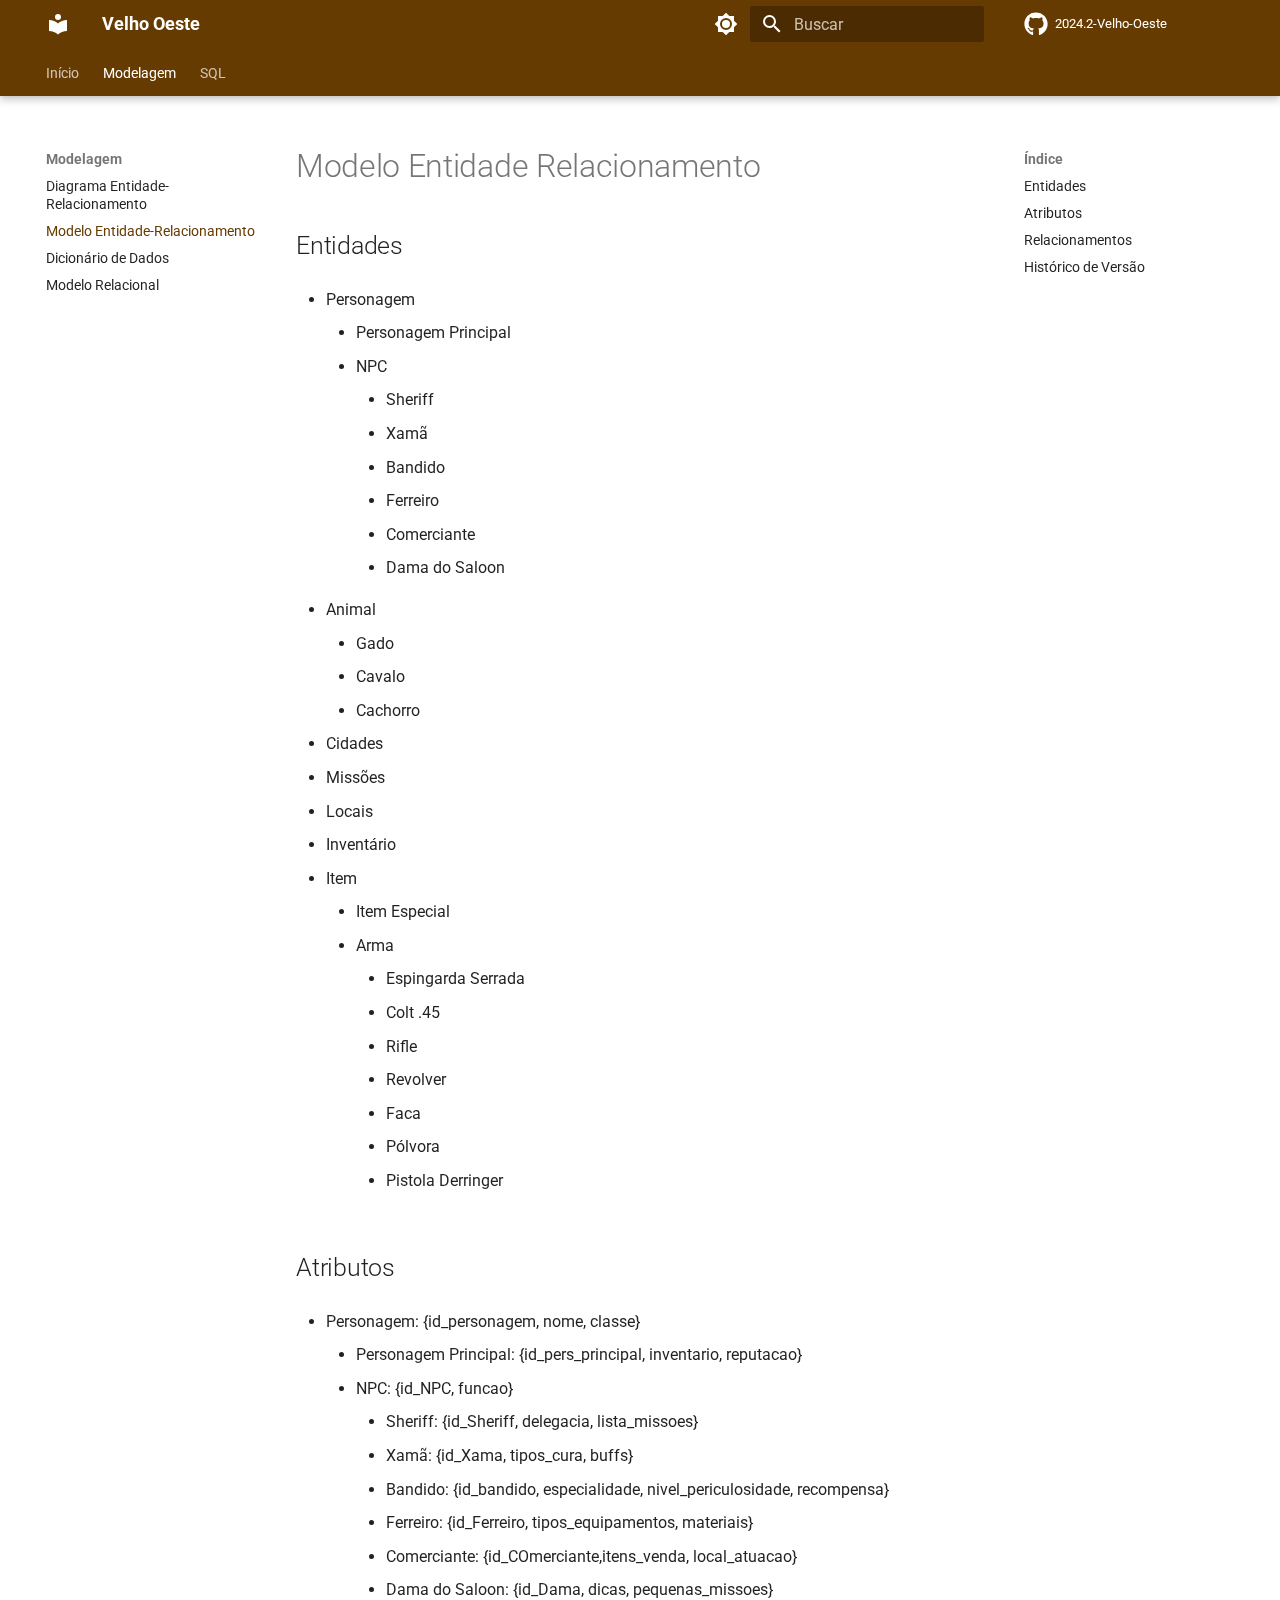
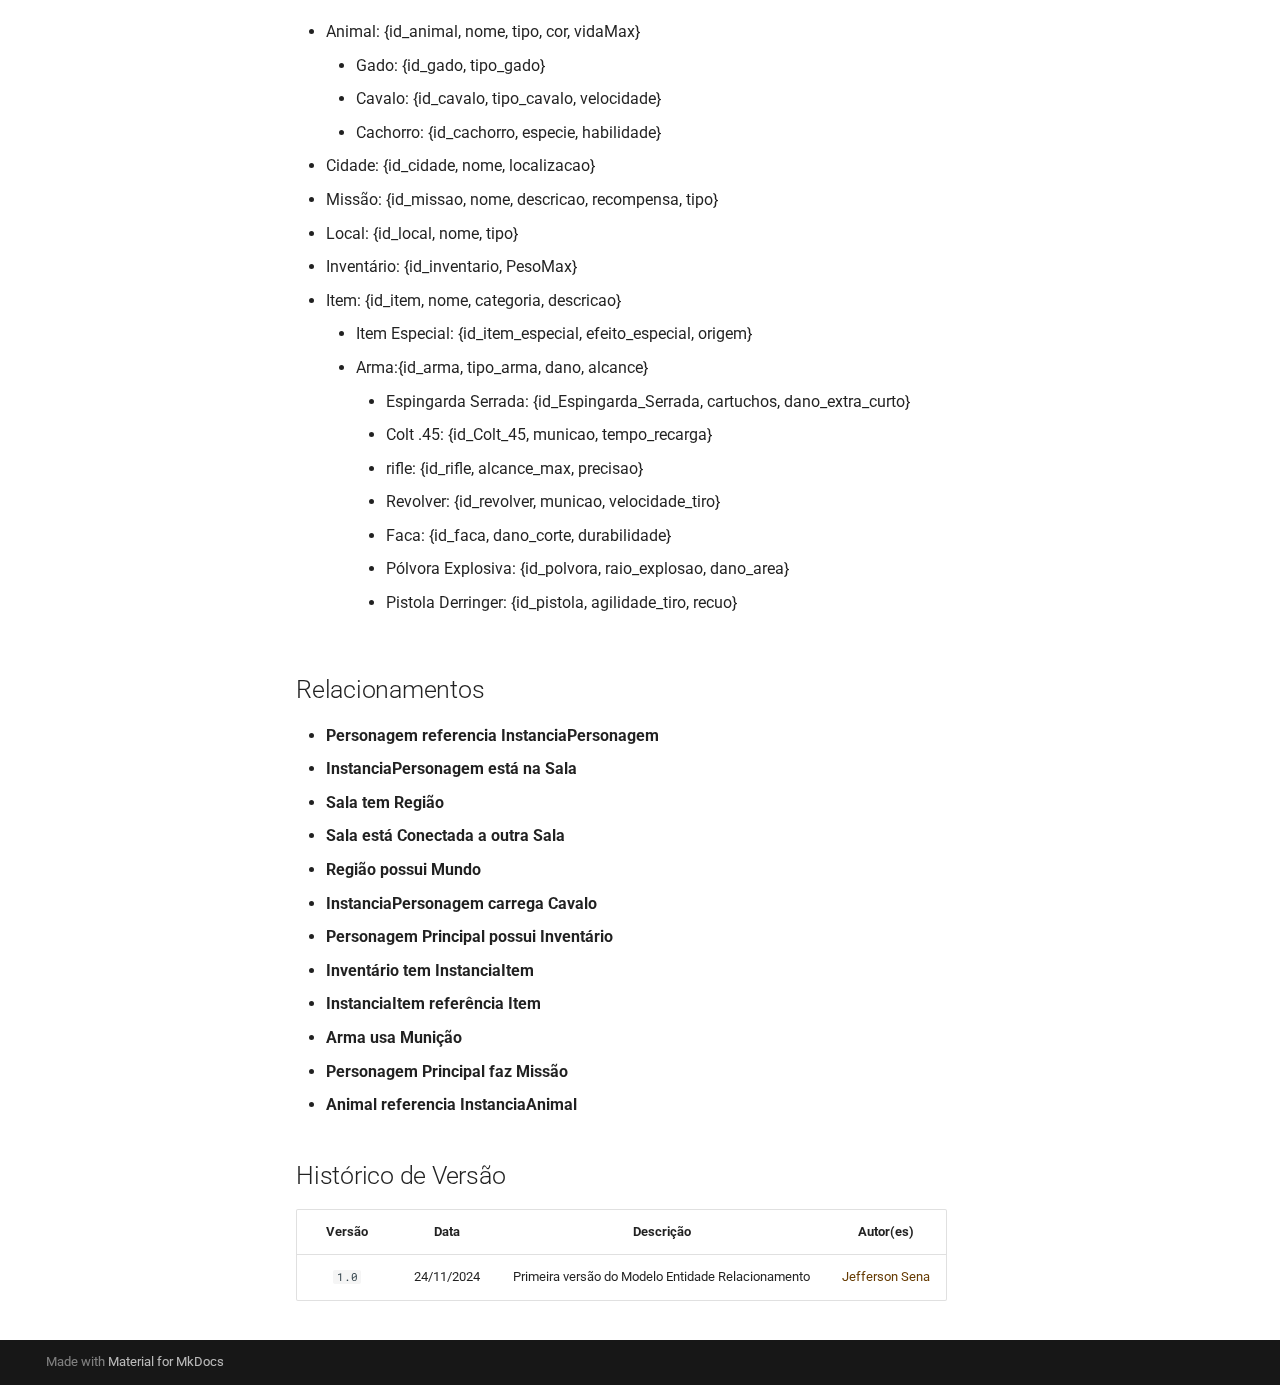
<file: modelagem/Modelo_Entidade_Relacionamento/index.html>
<!doctype html>
<html lang="pt" class="no-js">
  <head>
    
      <meta charset="utf-8">
      <meta name="viewport" content="width=device-width,initial-scale=1">
      
      
      
      
        <link rel="prev" href="../Diagrama_Entidade_Relacionamento/">
      
      
        <link rel="next" href="../Dicionario_Dados/">
      
      
      <link rel="icon" href="../../assets/images/favicon.png">
      <meta name="generator" content="mkdocs-1.6.1, mkdocs-material-9.6.3">
    
    
      
        <title>Modelo Entidade-Relacionamento - Velho Oeste</title>
      
    
    
      <link rel="stylesheet" href="../../assets/stylesheets/main.d7758b05.min.css">
      
        
        <link rel="stylesheet" href="../../assets/stylesheets/palette.06af60db.min.css">
      
      


    
    
      
    
    
      
        
        
        <link rel="preconnect" href="https://fonts.gstatic.com" crossorigin>
        <link rel="stylesheet" href="https://fonts.googleapis.com/css?family=Roboto:300,300i,400,400i,700,700i%7CRoboto+Mono:400,400i,700,700i&display=fallback">
        <style>:root{--md-text-font:"Roboto";--md-code-font:"Roboto Mono"}</style>
      
    
    
      <link rel="stylesheet" href="../../stylesheets/extra.css">
    
    <script>__md_scope=new URL("../..",location),__md_hash=e=>[...e].reduce(((e,_)=>(e<<5)-e+_.charCodeAt(0)),0),__md_get=(e,_=localStorage,t=__md_scope)=>JSON.parse(_.getItem(t.pathname+"."+e)),__md_set=(e,_,t=localStorage,a=__md_scope)=>{try{t.setItem(a.pathname+"."+e,JSON.stringify(_))}catch(e){}}</script>
    
      

    
    
    
  </head>
  
  
    
    
      
    
    
    
    
    <body dir="ltr" data-md-color-scheme="default" data-md-color-primary="indigo" data-md-color-accent="indigo">
  
    
    <input class="md-toggle" data-md-toggle="drawer" type="checkbox" id="__drawer" autocomplete="off">
    <input class="md-toggle" data-md-toggle="search" type="checkbox" id="__search" autocomplete="off">
    <label class="md-overlay" for="__drawer"></label>
    <div data-md-component="skip">
      
        
        <a href="#modelo-entidade-relacionamento" class="md-skip">
          Pular para conteúdo
        </a>
      
    </div>
    <div data-md-component="announce">
      
    </div>
    
    
      

  

<header class="md-header md-header--shadow md-header--lifted" data-md-component="header">
  <nav class="md-header__inner md-grid" aria-label="Cabeçalho">
    <a href="../.." title="Velho Oeste" class="md-header__button md-logo" aria-label="Velho Oeste" data-md-component="logo">
      
  
  <svg xmlns="http://www.w3.org/2000/svg" viewBox="0 0 24 24"><path d="M12 8a3 3 0 0 0 3-3 3 3 0 0 0-3-3 3 3 0 0 0-3 3 3 3 0 0 0 3 3m0 3.54C9.64 9.35 6.5 8 3 8v11c3.5 0 6.64 1.35 9 3.54 2.36-2.19 5.5-3.54 9-3.54V8c-3.5 0-6.64 1.35-9 3.54"/></svg>

    </a>
    <label class="md-header__button md-icon" for="__drawer">
      
      <svg xmlns="http://www.w3.org/2000/svg" viewBox="0 0 24 24"><path d="M3 6h18v2H3zm0 5h18v2H3zm0 5h18v2H3z"/></svg>
    </label>
    <div class="md-header__title" data-md-component="header-title">
      <div class="md-header__ellipsis">
        <div class="md-header__topic">
          <span class="md-ellipsis">
            Velho Oeste
          </span>
        </div>
        <div class="md-header__topic" data-md-component="header-topic">
          <span class="md-ellipsis">
            
              Modelo Entidade-Relacionamento
            
          </span>
        </div>
      </div>
    </div>
    
      
        <form class="md-header__option" data-md-component="palette">
  
    
    
    
    <input class="md-option" data-md-color-media="" data-md-color-scheme="default" data-md-color-primary="indigo" data-md-color-accent="indigo"  aria-label="Switch to dark mode"  type="radio" name="__palette" id="__palette_0">
    
      <label class="md-header__button md-icon" title="Switch to dark mode" for="__palette_1" hidden>
        <svg xmlns="http://www.w3.org/2000/svg" viewBox="0 0 24 24"><path d="M12 8a4 4 0 0 0-4 4 4 4 0 0 0 4 4 4 4 0 0 0 4-4 4 4 0 0 0-4-4m0 10a6 6 0 0 1-6-6 6 6 0 0 1 6-6 6 6 0 0 1 6 6 6 6 0 0 1-6 6m8-9.31V4h-4.69L12 .69 8.69 4H4v4.69L.69 12 4 15.31V20h4.69L12 23.31 15.31 20H20v-4.69L23.31 12z"/></svg>
      </label>
    
  
    
    
    
    <input class="md-option" data-md-color-media="" data-md-color-scheme="slate" data-md-color-primary="indigo" data-md-color-accent="indigo"  aria-label="Switch to light mode"  type="radio" name="__palette" id="__palette_1">
    
      <label class="md-header__button md-icon" title="Switch to light mode" for="__palette_0" hidden>
        <svg xmlns="http://www.w3.org/2000/svg" viewBox="0 0 24 24"><path d="M12 18c-.89 0-1.74-.2-2.5-.55C11.56 16.5 13 14.42 13 12s-1.44-4.5-3.5-5.45C10.26 6.2 11.11 6 12 6a6 6 0 0 1 6 6 6 6 0 0 1-6 6m8-9.31V4h-4.69L12 .69 8.69 4H4v4.69L.69 12 4 15.31V20h4.69L12 23.31 15.31 20H20v-4.69L23.31 12z"/></svg>
      </label>
    
  
</form>
      
    
    
      <script>var palette=__md_get("__palette");if(palette&&palette.color){if("(prefers-color-scheme)"===palette.color.media){var media=matchMedia("(prefers-color-scheme: light)"),input=document.querySelector(media.matches?"[data-md-color-media='(prefers-color-scheme: light)']":"[data-md-color-media='(prefers-color-scheme: dark)']");palette.color.media=input.getAttribute("data-md-color-media"),palette.color.scheme=input.getAttribute("data-md-color-scheme"),palette.color.primary=input.getAttribute("data-md-color-primary"),palette.color.accent=input.getAttribute("data-md-color-accent")}for(var[key,value]of Object.entries(palette.color))document.body.setAttribute("data-md-color-"+key,value)}</script>
    
    
    
      <label class="md-header__button md-icon" for="__search">
        
        <svg xmlns="http://www.w3.org/2000/svg" viewBox="0 0 24 24"><path d="M9.5 3A6.5 6.5 0 0 1 16 9.5c0 1.61-.59 3.09-1.56 4.23l.27.27h.79l5 5-1.5 1.5-5-5v-.79l-.27-.27A6.52 6.52 0 0 1 9.5 16 6.5 6.5 0 0 1 3 9.5 6.5 6.5 0 0 1 9.5 3m0 2C7 5 5 7 5 9.5S7 14 9.5 14 14 12 14 9.5 12 5 9.5 5"/></svg>
      </label>
      <div class="md-search" data-md-component="search" role="dialog">
  <label class="md-search__overlay" for="__search"></label>
  <div class="md-search__inner" role="search">
    <form class="md-search__form" name="search">
      <input type="text" class="md-search__input" name="query" aria-label="Buscar" placeholder="Buscar" autocapitalize="off" autocorrect="off" autocomplete="off" spellcheck="false" data-md-component="search-query" required>
      <label class="md-search__icon md-icon" for="__search">
        
        <svg xmlns="http://www.w3.org/2000/svg" viewBox="0 0 24 24"><path d="M9.5 3A6.5 6.5 0 0 1 16 9.5c0 1.61-.59 3.09-1.56 4.23l.27.27h.79l5 5-1.5 1.5-5-5v-.79l-.27-.27A6.52 6.52 0 0 1 9.5 16 6.5 6.5 0 0 1 3 9.5 6.5 6.5 0 0 1 9.5 3m0 2C7 5 5 7 5 9.5S7 14 9.5 14 14 12 14 9.5 12 5 9.5 5"/></svg>
        
        <svg xmlns="http://www.w3.org/2000/svg" viewBox="0 0 24 24"><path d="M20 11v2H8l5.5 5.5-1.42 1.42L4.16 12l7.92-7.92L13.5 5.5 8 11z"/></svg>
      </label>
      <nav class="md-search__options" aria-label="Pesquisar">
        
        <button type="reset" class="md-search__icon md-icon" title="Limpar" aria-label="Limpar" tabindex="-1">
          
          <svg xmlns="http://www.w3.org/2000/svg" viewBox="0 0 24 24"><path d="M19 6.41 17.59 5 12 10.59 6.41 5 5 6.41 10.59 12 5 17.59 6.41 19 12 13.41 17.59 19 19 17.59 13.41 12z"/></svg>
        </button>
      </nav>
      
    </form>
    <div class="md-search__output">
      <div class="md-search__scrollwrap" tabindex="0" data-md-scrollfix>
        <div class="md-search-result" data-md-component="search-result">
          <div class="md-search-result__meta">
            Inicializando busca
          </div>
          <ol class="md-search-result__list" role="presentation"></ol>
        </div>
      </div>
    </div>
  </div>
</div>
    
    
      <div class="md-header__source">
        <a href="https://github.com/SBD1/2024.2-Velho-Oeste" title="Ir para repositório" class="md-source" data-md-component="source">
  <div class="md-source__icon md-icon">
    
    <svg xmlns="http://www.w3.org/2000/svg" viewBox="0 0 496 512"><!--! Font Awesome Free 6.7.2 by @fontawesome - https://fontawesome.com License - https://fontawesome.com/license/free (Icons: CC BY 4.0, Fonts: SIL OFL 1.1, Code: MIT License) Copyright 2024 Fonticons, Inc.--><path d="M165.9 397.4c0 2-2.3 3.6-5.2 3.6-3.3.3-5.6-1.3-5.6-3.6 0-2 2.3-3.6 5.2-3.6 3-.3 5.6 1.3 5.6 3.6m-31.1-4.5c-.7 2 1.3 4.3 4.3 4.9 2.6 1 5.6 0 6.2-2s-1.3-4.3-4.3-5.2c-2.6-.7-5.5.3-6.2 2.3m44.2-1.7c-2.9.7-4.9 2.6-4.6 4.9.3 2 2.9 3.3 5.9 2.6 2.9-.7 4.9-2.6 4.6-4.6-.3-1.9-3-3.2-5.9-2.9M244.8 8C106.1 8 0 113.3 0 252c0 110.9 69.8 205.8 169.5 239.2 12.8 2.3 17.3-5.6 17.3-12.1 0-6.2-.3-40.4-.3-61.4 0 0-70 15-84.7-29.8 0 0-11.4-29.1-27.8-36.6 0 0-22.9-15.7 1.6-15.4 0 0 24.9 2 38.6 25.8 21.9 38.6 58.6 27.5 72.9 20.9 2.3-16 8.8-27.1 16-33.7-55.9-6.2-112.3-14.3-112.3-110.5 0-27.5 7.6-41.3 23.6-58.9-2.6-6.5-11.1-33.3 2.6-67.9 20.9-6.5 69 27 69 27 20-5.6 41.5-8.5 62.8-8.5s42.8 2.9 62.8 8.5c0 0 48.1-33.6 69-27 13.7 34.7 5.2 61.4 2.6 67.9 16 17.7 25.8 31.5 25.8 58.9 0 96.5-58.9 104.2-114.8 110.5 9.2 7.9 17 22.9 17 46.4 0 33.7-.3 75.4-.3 83.6 0 6.5 4.6 14.4 17.3 12.1C428.2 457.8 496 362.9 496 252 496 113.3 383.5 8 244.8 8M97.2 352.9c-1.3 1-1 3.3.7 5.2 1.6 1.6 3.9 2.3 5.2 1 1.3-1 1-3.3-.7-5.2-1.6-1.6-3.9-2.3-5.2-1m-10.8-8.1c-.7 1.3.3 2.9 2.3 3.9 1.6 1 3.6.7 4.3-.7.7-1.3-.3-2.9-2.3-3.9-2-.6-3.6-.3-4.3.7m32.4 35.6c-1.6 1.3-1 4.3 1.3 6.2 2.3 2.3 5.2 2.6 6.5 1 1.3-1.3.7-4.3-1.3-6.2-2.2-2.3-5.2-2.6-6.5-1m-11.4-14.7c-1.6 1-1.6 3.6 0 5.9s4.3 3.3 5.6 2.3c1.6-1.3 1.6-3.9 0-6.2-1.4-2.3-4-3.3-5.6-2"/></svg>
  </div>
  <div class="md-source__repository">
    2024.2-Velho-Oeste
  </div>
</a>
      </div>
    
  </nav>
  
    
      
<nav class="md-tabs" aria-label="Abas" data-md-component="tabs">
  <div class="md-grid">
    <ul class="md-tabs__list">
      
        
  
  
  
    <li class="md-tabs__item">
      <a href="../.." class="md-tabs__link">
        
  
    
  
  Início

      </a>
    </li>
  

      
        
  
  
    
  
  
    
    
      <li class="md-tabs__item md-tabs__item--active">
        <a href="../Diagrama_Entidade_Relacionamento/" class="md-tabs__link">
          
  
  Modelagem

        </a>
      </li>
    
  

      
        
  
  
  
    
    
      <li class="md-tabs__item">
        <a href="../../sql/Tabelas/" class="md-tabs__link">
          
  
  SQL

        </a>
      </li>
    
  

      
    </ul>
  </div>
</nav>
    
  
</header>
    
    <div class="md-container" data-md-component="container">
      
      
        
      
      <main class="md-main" data-md-component="main">
        <div class="md-main__inner md-grid">
          
            
              
              <div class="md-sidebar md-sidebar--primary" data-md-component="sidebar" data-md-type="navigation" >
                <div class="md-sidebar__scrollwrap">
                  <div class="md-sidebar__inner">
                    


  


<nav class="md-nav md-nav--primary md-nav--lifted" aria-label="Navegação" data-md-level="0">
  <label class="md-nav__title" for="__drawer">
    <a href="../.." title="Velho Oeste" class="md-nav__button md-logo" aria-label="Velho Oeste" data-md-component="logo">
      
  
  <svg xmlns="http://www.w3.org/2000/svg" viewBox="0 0 24 24"><path d="M12 8a3 3 0 0 0 3-3 3 3 0 0 0-3-3 3 3 0 0 0-3 3 3 3 0 0 0 3 3m0 3.54C9.64 9.35 6.5 8 3 8v11c3.5 0 6.64 1.35 9 3.54 2.36-2.19 5.5-3.54 9-3.54V8c-3.5 0-6.64 1.35-9 3.54"/></svg>

    </a>
    Velho Oeste
  </label>
  
    <div class="md-nav__source">
      <a href="https://github.com/SBD1/2024.2-Velho-Oeste" title="Ir para repositório" class="md-source" data-md-component="source">
  <div class="md-source__icon md-icon">
    
    <svg xmlns="http://www.w3.org/2000/svg" viewBox="0 0 496 512"><!--! Font Awesome Free 6.7.2 by @fontawesome - https://fontawesome.com License - https://fontawesome.com/license/free (Icons: CC BY 4.0, Fonts: SIL OFL 1.1, Code: MIT License) Copyright 2024 Fonticons, Inc.--><path d="M165.9 397.4c0 2-2.3 3.6-5.2 3.6-3.3.3-5.6-1.3-5.6-3.6 0-2 2.3-3.6 5.2-3.6 3-.3 5.6 1.3 5.6 3.6m-31.1-4.5c-.7 2 1.3 4.3 4.3 4.9 2.6 1 5.6 0 6.2-2s-1.3-4.3-4.3-5.2c-2.6-.7-5.5.3-6.2 2.3m44.2-1.7c-2.9.7-4.9 2.6-4.6 4.9.3 2 2.9 3.3 5.9 2.6 2.9-.7 4.9-2.6 4.6-4.6-.3-1.9-3-3.2-5.9-2.9M244.8 8C106.1 8 0 113.3 0 252c0 110.9 69.8 205.8 169.5 239.2 12.8 2.3 17.3-5.6 17.3-12.1 0-6.2-.3-40.4-.3-61.4 0 0-70 15-84.7-29.8 0 0-11.4-29.1-27.8-36.6 0 0-22.9-15.7 1.6-15.4 0 0 24.9 2 38.6 25.8 21.9 38.6 58.6 27.5 72.9 20.9 2.3-16 8.8-27.1 16-33.7-55.9-6.2-112.3-14.3-112.3-110.5 0-27.5 7.6-41.3 23.6-58.9-2.6-6.5-11.1-33.3 2.6-67.9 20.9-6.5 69 27 69 27 20-5.6 41.5-8.5 62.8-8.5s42.8 2.9 62.8 8.5c0 0 48.1-33.6 69-27 13.7 34.7 5.2 61.4 2.6 67.9 16 17.7 25.8 31.5 25.8 58.9 0 96.5-58.9 104.2-114.8 110.5 9.2 7.9 17 22.9 17 46.4 0 33.7-.3 75.4-.3 83.6 0 6.5 4.6 14.4 17.3 12.1C428.2 457.8 496 362.9 496 252 496 113.3 383.5 8 244.8 8M97.2 352.9c-1.3 1-1 3.3.7 5.2 1.6 1.6 3.9 2.3 5.2 1 1.3-1 1-3.3-.7-5.2-1.6-1.6-3.9-2.3-5.2-1m-10.8-8.1c-.7 1.3.3 2.9 2.3 3.9 1.6 1 3.6.7 4.3-.7.7-1.3-.3-2.9-2.3-3.9-2-.6-3.6-.3-4.3.7m32.4 35.6c-1.6 1.3-1 4.3 1.3 6.2 2.3 2.3 5.2 2.6 6.5 1 1.3-1.3.7-4.3-1.3-6.2-2.2-2.3-5.2-2.6-6.5-1m-11.4-14.7c-1.6 1-1.6 3.6 0 5.9s4.3 3.3 5.6 2.3c1.6-1.3 1.6-3.9 0-6.2-1.4-2.3-4-3.3-5.6-2"/></svg>
  </div>
  <div class="md-source__repository">
    2024.2-Velho-Oeste
  </div>
</a>
    </div>
  
  <ul class="md-nav__list" data-md-scrollfix>
    
      
      
  
  
  
  
    <li class="md-nav__item">
      <a href="../.." class="md-nav__link">
        
  
  <span class="md-ellipsis">
    Início
    
  </span>
  

      </a>
    </li>
  

    
      
      
  
  
    
  
  
  
    
    
    
      
        
        
      
      
    
    
    <li class="md-nav__item md-nav__item--active md-nav__item--section md-nav__item--nested">
      
        
        
        <input class="md-nav__toggle md-toggle " type="checkbox" id="__nav_2" checked>
        
          
          <label class="md-nav__link" for="__nav_2" id="__nav_2_label" tabindex="">
            
  
  <span class="md-ellipsis">
    Modelagem
    
  </span>
  

            <span class="md-nav__icon md-icon"></span>
          </label>
        
        <nav class="md-nav" data-md-level="1" aria-labelledby="__nav_2_label" aria-expanded="true">
          <label class="md-nav__title" for="__nav_2">
            <span class="md-nav__icon md-icon"></span>
            Modelagem
          </label>
          <ul class="md-nav__list" data-md-scrollfix>
            
              
                
  
  
  
  
    <li class="md-nav__item">
      <a href="../Diagrama_Entidade_Relacionamento/" class="md-nav__link">
        
  
  <span class="md-ellipsis">
    Diagrama Entidade-Relacionamento
    
  </span>
  

      </a>
    </li>
  

              
            
              
                
  
  
    
  
  
  
    <li class="md-nav__item md-nav__item--active">
      
      <input class="md-nav__toggle md-toggle" type="checkbox" id="__toc">
      
      
        
      
      
        <label class="md-nav__link md-nav__link--active" for="__toc">
          
  
  <span class="md-ellipsis">
    Modelo Entidade-Relacionamento
    
  </span>
  

          <span class="md-nav__icon md-icon"></span>
        </label>
      
      <a href="./" class="md-nav__link md-nav__link--active">
        
  
  <span class="md-ellipsis">
    Modelo Entidade-Relacionamento
    
  </span>
  

      </a>
      
        

<nav class="md-nav md-nav--secondary" aria-label="Índice">
  
  
  
    
  
  
    <label class="md-nav__title" for="__toc">
      <span class="md-nav__icon md-icon"></span>
      Índice
    </label>
    <ul class="md-nav__list" data-md-component="toc" data-md-scrollfix>
      
        <li class="md-nav__item">
  <a href="#entidades" class="md-nav__link">
    <span class="md-ellipsis">
      Entidades
    </span>
  </a>
  
</li>
      
        <li class="md-nav__item">
  <a href="#atributos" class="md-nav__link">
    <span class="md-ellipsis">
      Atributos
    </span>
  </a>
  
</li>
      
        <li class="md-nav__item">
  <a href="#relacionamentos" class="md-nav__link">
    <span class="md-ellipsis">
      Relacionamentos
    </span>
  </a>
  
</li>
      
        <li class="md-nav__item">
  <a href="#historico-de-versao" class="md-nav__link">
    <span class="md-ellipsis">
      Histórico de Versão
    </span>
  </a>
  
</li>
      
    </ul>
  
</nav>
      
    </li>
  

              
            
              
                
  
  
  
  
    <li class="md-nav__item">
      <a href="../Dicionario_Dados/" class="md-nav__link">
        
  
  <span class="md-ellipsis">
    Dicionário de Dados
    
  </span>
  

      </a>
    </li>
  

              
            
              
                
  
  
  
  
    <li class="md-nav__item">
      <a href="../Modelo_Relacional/" class="md-nav__link">
        
  
  <span class="md-ellipsis">
    Modelo Relacional
    
  </span>
  

      </a>
    </li>
  

              
            
          </ul>
        </nav>
      
    </li>
  

    
      
      
  
  
  
  
    
    
    
      
      
    
    
    <li class="md-nav__item md-nav__item--nested">
      
        
        
        <input class="md-nav__toggle md-toggle " type="checkbox" id="__nav_3" >
        
          
          <label class="md-nav__link" for="__nav_3" id="__nav_3_label" tabindex="0">
            
  
  <span class="md-ellipsis">
    SQL
    
  </span>
  

            <span class="md-nav__icon md-icon"></span>
          </label>
        
        <nav class="md-nav" data-md-level="1" aria-labelledby="__nav_3_label" aria-expanded="false">
          <label class="md-nav__title" for="__nav_3">
            <span class="md-nav__icon md-icon"></span>
            SQL
          </label>
          <ul class="md-nav__list" data-md-scrollfix>
            
              
                
  
  
  
  
    <li class="md-nav__item">
      <a href="../../sql/Tabelas/" class="md-nav__link">
        
  
  <span class="md-ellipsis">
    Tabelas
    
  </span>
  

      </a>
    </li>
  

              
            
          </ul>
        </nav>
      
    </li>
  

    
  </ul>
</nav>
                  </div>
                </div>
              </div>
            
            
              
              <div class="md-sidebar md-sidebar--secondary" data-md-component="sidebar" data-md-type="toc" >
                <div class="md-sidebar__scrollwrap">
                  <div class="md-sidebar__inner">
                    

<nav class="md-nav md-nav--secondary" aria-label="Índice">
  
  
  
    
  
  
    <label class="md-nav__title" for="__toc">
      <span class="md-nav__icon md-icon"></span>
      Índice
    </label>
    <ul class="md-nav__list" data-md-component="toc" data-md-scrollfix>
      
        <li class="md-nav__item">
  <a href="#entidades" class="md-nav__link">
    <span class="md-ellipsis">
      Entidades
    </span>
  </a>
  
</li>
      
        <li class="md-nav__item">
  <a href="#atributos" class="md-nav__link">
    <span class="md-ellipsis">
      Atributos
    </span>
  </a>
  
</li>
      
        <li class="md-nav__item">
  <a href="#relacionamentos" class="md-nav__link">
    <span class="md-ellipsis">
      Relacionamentos
    </span>
  </a>
  
</li>
      
        <li class="md-nav__item">
  <a href="#historico-de-versao" class="md-nav__link">
    <span class="md-ellipsis">
      Histórico de Versão
    </span>
  </a>
  
</li>
      
    </ul>
  
</nav>
                  </div>
                </div>
              </div>
            
          
          
            <div class="md-content" data-md-component="content">
              <article class="md-content__inner md-typeset">
                
                  


  
  


<h1 id="modelo-entidade-relacionamento">Modelo Entidade Relacionamento</h1>
<h2 id="entidades">Entidades</h2>
<ul>
<li>
<p>Personagem</p>
<ul>
<li>Personagem Principal</li>
<li>NPC<ul>
<li>Sheriff</li>
<li>Xamã</li>
<li>Bandido</li>
<li>Ferreiro</li>
<li>Comerciante</li>
<li>Dama do Saloon</li>
</ul>
</li>
</ul>
</li>
<li>
<p>Animal </p>
<ul>
<li>Gado</li>
<li>Cavalo </li>
<li>Cachorro</li>
</ul>
</li>
<li>
<p>Cidades</p>
</li>
<li>
<p>Missões</p>
</li>
<li>
<p>Locais</p>
</li>
<li>
<p>Inventário</p>
</li>
<li>
<p>Item</p>
<ul>
<li>Item Especial</li>
<li>Arma<ul>
<li>Espingarda Serrada</li>
<li>Colt .45</li>
<li>Rifle</li>
<li>Revolver</li>
<li>Faca </li>
<li>Pólvora</li>
<li>Pistola Derringer</li>
</ul>
</li>
</ul>
</li>
</ul>
<h2 id="atributos">Atributos</h2>
<ul>
<li>
<p>Personagem: {id_personagem, nome, classe}</p>
<ul>
<li>Personagem Principal: {id_pers_principal, inventario, reputacao}</li>
<li>NPC: {id_NPC, funcao}<ul>
<li>Sheriff: {id_Sheriff, delegacia, lista_missoes}</li>
<li>Xamã: {id_Xama, tipos_cura, buffs}</li>
<li>Bandido: {id_bandido, especialidade, nivel_periculosidade, recompensa}</li>
<li>Ferreiro: {id_Ferreiro, tipos_equipamentos, materiais}</li>
<li>Comerciante: {id_COmerciante,itens_venda, local_atuacao}</li>
<li>Dama do Saloon: {id_Dama, dicas, pequenas_missoes}</li>
</ul>
</li>
</ul>
</li>
<li>
<p>Animal: {id_animal, nome, tipo, cor, vidaMax}</p>
<ul>
<li>Gado: {id_gado, tipo_gado}</li>
<li>Cavalo: {id_cavalo, tipo_cavalo, velocidade}</li>
<li>Cachorro: {id_cachorro, especie, habilidade}</li>
</ul>
</li>
<li>
<p>Cidade: {id_cidade, nome, localizacao}</p>
</li>
<li>
<p>Missão: {id_missao, nome, descricao, recompensa, tipo}</p>
</li>
<li>
<p>Local: {id_local, nome, tipo}</p>
</li>
<li>
<p>Inventário: {id_inventario, PesoMax}</p>
</li>
<li>
<p>Item: {id_item, nome, categoria, descricao}</p>
<ul>
<li>Item Especial: {id_item_especial, efeito_especial, origem}</li>
<li>Arma:{id_arma, tipo_arma, dano, alcance}<ul>
<li>Espingarda Serrada: {id_Espingarda_Serrada, cartuchos, dano_extra_curto}</li>
<li>Colt .45: {id_Colt_45, municao, tempo_recarga}</li>
<li>rifle: {id_rifle, alcance_max, precisao}</li>
<li>Revolver: {id_revolver, municao, velocidade_tiro}</li>
<li>Faca: {id_faca, dano_corte, durabilidade}</li>
<li>Pólvora Explosiva: {id_polvora, raio_explosao, dano_area}</li>
<li>Pistola Derringer: {id_pistola, agilidade_tiro, recuo}</li>
</ul>
</li>
</ul>
</li>
</ul>
<h2 id="relacionamentos">Relacionamentos</h2>
<ul>
<li><strong>Personagem referencia InstanciaPersonagem</strong></li>
<li><strong>InstanciaPersonagem está na Sala</strong></li>
<li><strong>Sala tem Região</strong></li>
<li><strong>Sala está Conectada a outra Sala</strong></li>
<li><strong>Região possui Mundo</strong></li>
<li><strong>InstanciaPersonagem carrega Cavalo</strong></li>
<li><strong>Personagem Principal possui Inventário</strong></li>
<li><strong>Inventário tem InstanciaItem</strong></li>
<li><strong>InstanciaItem referência Item</strong></li>
<li><strong>Arma usa Munição</strong></li>
<li><strong>Personagem Principal faz Missão</strong></li>
<li><strong>Animal referencia InstanciaAnimal</strong></li>
</ul>
<h2 id="historico-de-versao">Histórico de Versão</h2>
<table>
<thead>
<tr>
<th style="text-align: center;">Versão</th>
<th style="text-align: center;">Data</th>
<th style="text-align: center;">Descrição</th>
<th style="text-align: center;">Autor(es)</th>
</tr>
</thead>
<tbody>
<tr>
<td style="text-align: center;"><code>1.0</code></td>
<td style="text-align: center;">24/11/2024</td>
<td style="text-align: center;">Primeira versão do Modelo Entidade Relacionamento</td>
<td style="text-align: center;"><a href="https://github.com/JeffersonSenaa">Jefferson Sena</a></td>
</tr>
</tbody>
</table>












                
              </article>
            </div>
          
          
<script>var target=document.getElementById(location.hash.slice(1));target&&target.name&&(target.checked=target.name.startsWith("__tabbed_"))</script>
        </div>
        
      </main>
      
        <footer class="md-footer">
  
  <div class="md-footer-meta md-typeset">
    <div class="md-footer-meta__inner md-grid">
      <div class="md-copyright">
  
  
    Made with
    <a href="https://squidfunk.github.io/mkdocs-material/" target="_blank" rel="noopener">
      Material for MkDocs
    </a>
  
</div>
      
    </div>
  </div>
</footer>
      
    </div>
    <div class="md-dialog" data-md-component="dialog">
      <div class="md-dialog__inner md-typeset"></div>
    </div>
    
    
    <script id="__config" type="application/json">{"base": "../..", "features": ["navigation.tabs", "navigation.tabs.sticky", "content.code.copy"], "search": "../../assets/javascripts/workers/search.f8cc74c7.min.js", "translations": {"clipboard.copied": "Copiado para \u00e1rea de transfer\u00eancia", "clipboard.copy": "Copiar para \u00e1rea de transfer\u00eancia", "search.result.more.one": "mais 1 nesta p\u00e1gina", "search.result.more.other": "# mais nesta p\u00e1gina", "search.result.none": "Nenhum documento encontrado", "search.result.one": "1 documento encontrado", "search.result.other": "# documentos encontrados", "search.result.placeholder": "Digite para iniciar a busca", "search.result.term.missing": "Ausente", "select.version": "Selecione a vers\u00e3o"}}</script>
    
    
      <script src="../../assets/javascripts/bundle.f1b6f286.min.js"></script>
      
    
  </body>
</html>
</file>
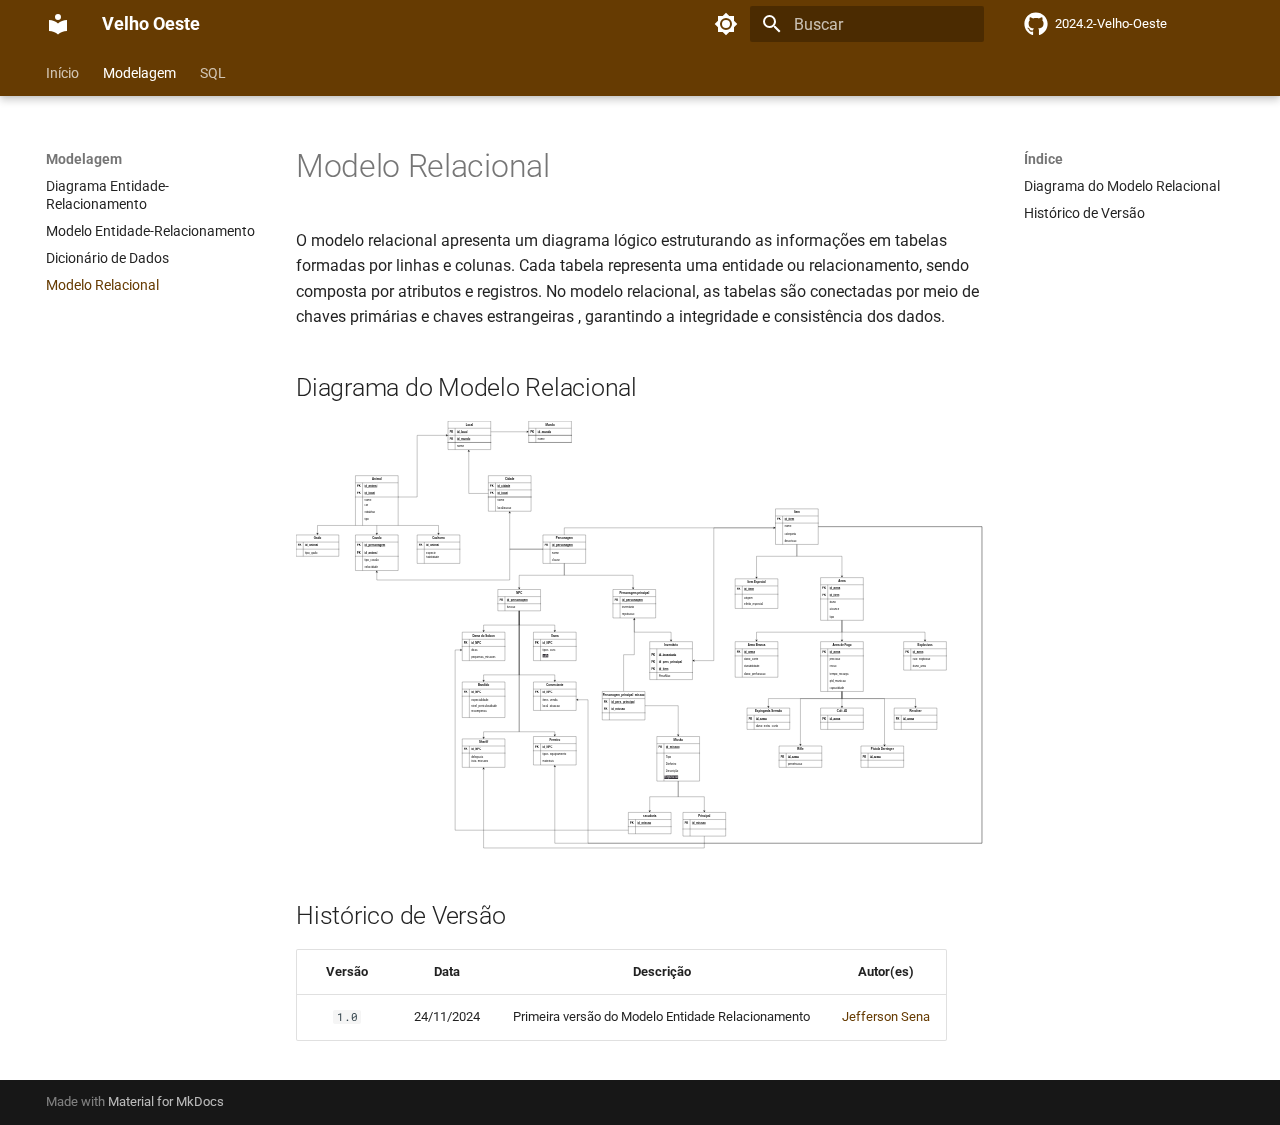
<file: modelagem/Modelo_Relacional/index.html>
<!doctype html>
<html lang="pt" class="no-js">
  <head>
    
      <meta charset="utf-8">
      <meta name="viewport" content="width=device-width,initial-scale=1">
      
      
      
      
        <link rel="prev" href="../Dicionario_Dados/">
      
      
        <link rel="next" href="../../sql/Tabelas/">
      
      
      <link rel="icon" href="../../assets/images/favicon.png">
      <meta name="generator" content="mkdocs-1.6.1, mkdocs-material-9.6.3">
    
    
      
        <title>Modelo Relacional - Velho Oeste</title>
      
    
    
      <link rel="stylesheet" href="../../assets/stylesheets/main.d7758b05.min.css">
      
        
        <link rel="stylesheet" href="../../assets/stylesheets/palette.06af60db.min.css">
      
      


    
    
      
    
    
      
        
        
        <link rel="preconnect" href="https://fonts.gstatic.com" crossorigin>
        <link rel="stylesheet" href="https://fonts.googleapis.com/css?family=Roboto:300,300i,400,400i,700,700i%7CRoboto+Mono:400,400i,700,700i&display=fallback">
        <style>:root{--md-text-font:"Roboto";--md-code-font:"Roboto Mono"}</style>
      
    
    
      <link rel="stylesheet" href="../../stylesheets/extra.css">
    
    <script>__md_scope=new URL("../..",location),__md_hash=e=>[...e].reduce(((e,_)=>(e<<5)-e+_.charCodeAt(0)),0),__md_get=(e,_=localStorage,t=__md_scope)=>JSON.parse(_.getItem(t.pathname+"."+e)),__md_set=(e,_,t=localStorage,a=__md_scope)=>{try{t.setItem(a.pathname+"."+e,JSON.stringify(_))}catch(e){}}</script>
    
      

    
    
    
  </head>
  
  
    
    
      
    
    
    
    
    <body dir="ltr" data-md-color-scheme="default" data-md-color-primary="indigo" data-md-color-accent="indigo">
  
    
    <input class="md-toggle" data-md-toggle="drawer" type="checkbox" id="__drawer" autocomplete="off">
    <input class="md-toggle" data-md-toggle="search" type="checkbox" id="__search" autocomplete="off">
    <label class="md-overlay" for="__drawer"></label>
    <div data-md-component="skip">
      
        
        <a href="#modelo-relacional" class="md-skip">
          Pular para conteúdo
        </a>
      
    </div>
    <div data-md-component="announce">
      
    </div>
    
    
      

  

<header class="md-header md-header--shadow md-header--lifted" data-md-component="header">
  <nav class="md-header__inner md-grid" aria-label="Cabeçalho">
    <a href="../.." title="Velho Oeste" class="md-header__button md-logo" aria-label="Velho Oeste" data-md-component="logo">
      
  
  <svg xmlns="http://www.w3.org/2000/svg" viewBox="0 0 24 24"><path d="M12 8a3 3 0 0 0 3-3 3 3 0 0 0-3-3 3 3 0 0 0-3 3 3 3 0 0 0 3 3m0 3.54C9.64 9.35 6.5 8 3 8v11c3.5 0 6.64 1.35 9 3.54 2.36-2.19 5.5-3.54 9-3.54V8c-3.5 0-6.64 1.35-9 3.54"/></svg>

    </a>
    <label class="md-header__button md-icon" for="__drawer">
      
      <svg xmlns="http://www.w3.org/2000/svg" viewBox="0 0 24 24"><path d="M3 6h18v2H3zm0 5h18v2H3zm0 5h18v2H3z"/></svg>
    </label>
    <div class="md-header__title" data-md-component="header-title">
      <div class="md-header__ellipsis">
        <div class="md-header__topic">
          <span class="md-ellipsis">
            Velho Oeste
          </span>
        </div>
        <div class="md-header__topic" data-md-component="header-topic">
          <span class="md-ellipsis">
            
              Modelo Relacional
            
          </span>
        </div>
      </div>
    </div>
    
      
        <form class="md-header__option" data-md-component="palette">
  
    
    
    
    <input class="md-option" data-md-color-media="" data-md-color-scheme="default" data-md-color-primary="indigo" data-md-color-accent="indigo"  aria-label="Switch to dark mode"  type="radio" name="__palette" id="__palette_0">
    
      <label class="md-header__button md-icon" title="Switch to dark mode" for="__palette_1" hidden>
        <svg xmlns="http://www.w3.org/2000/svg" viewBox="0 0 24 24"><path d="M12 8a4 4 0 0 0-4 4 4 4 0 0 0 4 4 4 4 0 0 0 4-4 4 4 0 0 0-4-4m0 10a6 6 0 0 1-6-6 6 6 0 0 1 6-6 6 6 0 0 1 6 6 6 6 0 0 1-6 6m8-9.31V4h-4.69L12 .69 8.69 4H4v4.69L.69 12 4 15.31V20h4.69L12 23.31 15.31 20H20v-4.69L23.31 12z"/></svg>
      </label>
    
  
    
    
    
    <input class="md-option" data-md-color-media="" data-md-color-scheme="slate" data-md-color-primary="indigo" data-md-color-accent="indigo"  aria-label="Switch to light mode"  type="radio" name="__palette" id="__palette_1">
    
      <label class="md-header__button md-icon" title="Switch to light mode" for="__palette_0" hidden>
        <svg xmlns="http://www.w3.org/2000/svg" viewBox="0 0 24 24"><path d="M12 18c-.89 0-1.74-.2-2.5-.55C11.56 16.5 13 14.42 13 12s-1.44-4.5-3.5-5.45C10.26 6.2 11.11 6 12 6a6 6 0 0 1 6 6 6 6 0 0 1-6 6m8-9.31V4h-4.69L12 .69 8.69 4H4v4.69L.69 12 4 15.31V20h4.69L12 23.31 15.31 20H20v-4.69L23.31 12z"/></svg>
      </label>
    
  
</form>
      
    
    
      <script>var palette=__md_get("__palette");if(palette&&palette.color){if("(prefers-color-scheme)"===palette.color.media){var media=matchMedia("(prefers-color-scheme: light)"),input=document.querySelector(media.matches?"[data-md-color-media='(prefers-color-scheme: light)']":"[data-md-color-media='(prefers-color-scheme: dark)']");palette.color.media=input.getAttribute("data-md-color-media"),palette.color.scheme=input.getAttribute("data-md-color-scheme"),palette.color.primary=input.getAttribute("data-md-color-primary"),palette.color.accent=input.getAttribute("data-md-color-accent")}for(var[key,value]of Object.entries(palette.color))document.body.setAttribute("data-md-color-"+key,value)}</script>
    
    
    
      <label class="md-header__button md-icon" for="__search">
        
        <svg xmlns="http://www.w3.org/2000/svg" viewBox="0 0 24 24"><path d="M9.5 3A6.5 6.5 0 0 1 16 9.5c0 1.61-.59 3.09-1.56 4.23l.27.27h.79l5 5-1.5 1.5-5-5v-.79l-.27-.27A6.52 6.52 0 0 1 9.5 16 6.5 6.5 0 0 1 3 9.5 6.5 6.5 0 0 1 9.5 3m0 2C7 5 5 7 5 9.5S7 14 9.5 14 14 12 14 9.5 12 5 9.5 5"/></svg>
      </label>
      <div class="md-search" data-md-component="search" role="dialog">
  <label class="md-search__overlay" for="__search"></label>
  <div class="md-search__inner" role="search">
    <form class="md-search__form" name="search">
      <input type="text" class="md-search__input" name="query" aria-label="Buscar" placeholder="Buscar" autocapitalize="off" autocorrect="off" autocomplete="off" spellcheck="false" data-md-component="search-query" required>
      <label class="md-search__icon md-icon" for="__search">
        
        <svg xmlns="http://www.w3.org/2000/svg" viewBox="0 0 24 24"><path d="M9.5 3A6.5 6.5 0 0 1 16 9.5c0 1.61-.59 3.09-1.56 4.23l.27.27h.79l5 5-1.5 1.5-5-5v-.79l-.27-.27A6.52 6.52 0 0 1 9.5 16 6.5 6.5 0 0 1 3 9.5 6.5 6.5 0 0 1 9.5 3m0 2C7 5 5 7 5 9.5S7 14 9.5 14 14 12 14 9.5 12 5 9.5 5"/></svg>
        
        <svg xmlns="http://www.w3.org/2000/svg" viewBox="0 0 24 24"><path d="M20 11v2H8l5.5 5.5-1.42 1.42L4.16 12l7.92-7.92L13.5 5.5 8 11z"/></svg>
      </label>
      <nav class="md-search__options" aria-label="Pesquisar">
        
        <button type="reset" class="md-search__icon md-icon" title="Limpar" aria-label="Limpar" tabindex="-1">
          
          <svg xmlns="http://www.w3.org/2000/svg" viewBox="0 0 24 24"><path d="M19 6.41 17.59 5 12 10.59 6.41 5 5 6.41 10.59 12 5 17.59 6.41 19 12 13.41 17.59 19 19 17.59 13.41 12z"/></svg>
        </button>
      </nav>
      
    </form>
    <div class="md-search__output">
      <div class="md-search__scrollwrap" tabindex="0" data-md-scrollfix>
        <div class="md-search-result" data-md-component="search-result">
          <div class="md-search-result__meta">
            Inicializando busca
          </div>
          <ol class="md-search-result__list" role="presentation"></ol>
        </div>
      </div>
    </div>
  </div>
</div>
    
    
      <div class="md-header__source">
        <a href="https://github.com/SBD1/2024.2-Velho-Oeste" title="Ir para repositório" class="md-source" data-md-component="source">
  <div class="md-source__icon md-icon">
    
    <svg xmlns="http://www.w3.org/2000/svg" viewBox="0 0 496 512"><!--! Font Awesome Free 6.7.2 by @fontawesome - https://fontawesome.com License - https://fontawesome.com/license/free (Icons: CC BY 4.0, Fonts: SIL OFL 1.1, Code: MIT License) Copyright 2024 Fonticons, Inc.--><path d="M165.9 397.4c0 2-2.3 3.6-5.2 3.6-3.3.3-5.6-1.3-5.6-3.6 0-2 2.3-3.6 5.2-3.6 3-.3 5.6 1.3 5.6 3.6m-31.1-4.5c-.7 2 1.3 4.3 4.3 4.9 2.6 1 5.6 0 6.2-2s-1.3-4.3-4.3-5.2c-2.6-.7-5.5.3-6.2 2.3m44.2-1.7c-2.9.7-4.9 2.6-4.6 4.9.3 2 2.9 3.3 5.9 2.6 2.9-.7 4.9-2.6 4.6-4.6-.3-1.9-3-3.2-5.9-2.9M244.8 8C106.1 8 0 113.3 0 252c0 110.9 69.8 205.8 169.5 239.2 12.8 2.3 17.3-5.6 17.3-12.1 0-6.2-.3-40.4-.3-61.4 0 0-70 15-84.7-29.8 0 0-11.4-29.1-27.8-36.6 0 0-22.9-15.7 1.6-15.4 0 0 24.9 2 38.6 25.8 21.9 38.6 58.6 27.5 72.9 20.9 2.3-16 8.8-27.1 16-33.7-55.9-6.2-112.3-14.3-112.3-110.5 0-27.5 7.6-41.3 23.6-58.9-2.6-6.5-11.1-33.3 2.6-67.9 20.9-6.5 69 27 69 27 20-5.6 41.5-8.5 62.8-8.5s42.8 2.9 62.8 8.5c0 0 48.1-33.6 69-27 13.7 34.7 5.2 61.4 2.6 67.9 16 17.7 25.8 31.5 25.8 58.9 0 96.5-58.9 104.2-114.8 110.5 9.2 7.9 17 22.9 17 46.4 0 33.7-.3 75.4-.3 83.6 0 6.5 4.6 14.4 17.3 12.1C428.2 457.8 496 362.9 496 252 496 113.3 383.5 8 244.8 8M97.2 352.9c-1.3 1-1 3.3.7 5.2 1.6 1.6 3.9 2.3 5.2 1 1.3-1 1-3.3-.7-5.2-1.6-1.6-3.9-2.3-5.2-1m-10.8-8.1c-.7 1.3.3 2.9 2.3 3.9 1.6 1 3.6.7 4.3-.7.7-1.3-.3-2.9-2.3-3.9-2-.6-3.6-.3-4.3.7m32.4 35.6c-1.6 1.3-1 4.3 1.3 6.2 2.3 2.3 5.2 2.6 6.5 1 1.3-1.3.7-4.3-1.3-6.2-2.2-2.3-5.2-2.6-6.5-1m-11.4-14.7c-1.6 1-1.6 3.6 0 5.9s4.3 3.3 5.6 2.3c1.6-1.3 1.6-3.9 0-6.2-1.4-2.3-4-3.3-5.6-2"/></svg>
  </div>
  <div class="md-source__repository">
    2024.2-Velho-Oeste
  </div>
</a>
      </div>
    
  </nav>
  
    
      
<nav class="md-tabs" aria-label="Abas" data-md-component="tabs">
  <div class="md-grid">
    <ul class="md-tabs__list">
      
        
  
  
  
    <li class="md-tabs__item">
      <a href="../.." class="md-tabs__link">
        
  
    
  
  Início

      </a>
    </li>
  

      
        
  
  
    
  
  
    
    
      <li class="md-tabs__item md-tabs__item--active">
        <a href="../Diagrama_Entidade_Relacionamento/" class="md-tabs__link">
          
  
  Modelagem

        </a>
      </li>
    
  

      
        
  
  
  
    
    
      <li class="md-tabs__item">
        <a href="../../sql/Tabelas/" class="md-tabs__link">
          
  
  SQL

        </a>
      </li>
    
  

      
    </ul>
  </div>
</nav>
    
  
</header>
    
    <div class="md-container" data-md-component="container">
      
      
        
      
      <main class="md-main" data-md-component="main">
        <div class="md-main__inner md-grid">
          
            
              
              <div class="md-sidebar md-sidebar--primary" data-md-component="sidebar" data-md-type="navigation" >
                <div class="md-sidebar__scrollwrap">
                  <div class="md-sidebar__inner">
                    


  


<nav class="md-nav md-nav--primary md-nav--lifted" aria-label="Navegação" data-md-level="0">
  <label class="md-nav__title" for="__drawer">
    <a href="../.." title="Velho Oeste" class="md-nav__button md-logo" aria-label="Velho Oeste" data-md-component="logo">
      
  
  <svg xmlns="http://www.w3.org/2000/svg" viewBox="0 0 24 24"><path d="M12 8a3 3 0 0 0 3-3 3 3 0 0 0-3-3 3 3 0 0 0-3 3 3 3 0 0 0 3 3m0 3.54C9.64 9.35 6.5 8 3 8v11c3.5 0 6.64 1.35 9 3.54 2.36-2.19 5.5-3.54 9-3.54V8c-3.5 0-6.64 1.35-9 3.54"/></svg>

    </a>
    Velho Oeste
  </label>
  
    <div class="md-nav__source">
      <a href="https://github.com/SBD1/2024.2-Velho-Oeste" title="Ir para repositório" class="md-source" data-md-component="source">
  <div class="md-source__icon md-icon">
    
    <svg xmlns="http://www.w3.org/2000/svg" viewBox="0 0 496 512"><!--! Font Awesome Free 6.7.2 by @fontawesome - https://fontawesome.com License - https://fontawesome.com/license/free (Icons: CC BY 4.0, Fonts: SIL OFL 1.1, Code: MIT License) Copyright 2024 Fonticons, Inc.--><path d="M165.9 397.4c0 2-2.3 3.6-5.2 3.6-3.3.3-5.6-1.3-5.6-3.6 0-2 2.3-3.6 5.2-3.6 3-.3 5.6 1.3 5.6 3.6m-31.1-4.5c-.7 2 1.3 4.3 4.3 4.9 2.6 1 5.6 0 6.2-2s-1.3-4.3-4.3-5.2c-2.6-.7-5.5.3-6.2 2.3m44.2-1.7c-2.9.7-4.9 2.6-4.6 4.9.3 2 2.9 3.3 5.9 2.6 2.9-.7 4.9-2.6 4.6-4.6-.3-1.9-3-3.2-5.9-2.9M244.8 8C106.1 8 0 113.3 0 252c0 110.9 69.8 205.8 169.5 239.2 12.8 2.3 17.3-5.6 17.3-12.1 0-6.2-.3-40.4-.3-61.4 0 0-70 15-84.7-29.8 0 0-11.4-29.1-27.8-36.6 0 0-22.9-15.7 1.6-15.4 0 0 24.9 2 38.6 25.8 21.9 38.6 58.6 27.5 72.9 20.9 2.3-16 8.8-27.1 16-33.7-55.9-6.2-112.3-14.3-112.3-110.5 0-27.5 7.6-41.3 23.6-58.9-2.6-6.5-11.1-33.3 2.6-67.9 20.9-6.5 69 27 69 27 20-5.6 41.5-8.5 62.8-8.5s42.8 2.9 62.8 8.5c0 0 48.1-33.6 69-27 13.7 34.7 5.2 61.4 2.6 67.9 16 17.7 25.8 31.5 25.8 58.9 0 96.5-58.9 104.2-114.8 110.5 9.2 7.9 17 22.9 17 46.4 0 33.7-.3 75.4-.3 83.6 0 6.5 4.6 14.4 17.3 12.1C428.2 457.8 496 362.9 496 252 496 113.3 383.5 8 244.8 8M97.2 352.9c-1.3 1-1 3.3.7 5.2 1.6 1.6 3.9 2.3 5.2 1 1.3-1 1-3.3-.7-5.2-1.6-1.6-3.9-2.3-5.2-1m-10.8-8.1c-.7 1.3.3 2.9 2.3 3.9 1.6 1 3.6.7 4.3-.7.7-1.3-.3-2.9-2.3-3.9-2-.6-3.6-.3-4.3.7m32.4 35.6c-1.6 1.3-1 4.3 1.3 6.2 2.3 2.3 5.2 2.6 6.5 1 1.3-1.3.7-4.3-1.3-6.2-2.2-2.3-5.2-2.6-6.5-1m-11.4-14.7c-1.6 1-1.6 3.6 0 5.9s4.3 3.3 5.6 2.3c1.6-1.3 1.6-3.9 0-6.2-1.4-2.3-4-3.3-5.6-2"/></svg>
  </div>
  <div class="md-source__repository">
    2024.2-Velho-Oeste
  </div>
</a>
    </div>
  
  <ul class="md-nav__list" data-md-scrollfix>
    
      
      
  
  
  
  
    <li class="md-nav__item">
      <a href="../.." class="md-nav__link">
        
  
  <span class="md-ellipsis">
    Início
    
  </span>
  

      </a>
    </li>
  

    
      
      
  
  
    
  
  
  
    
    
    
      
        
        
      
      
    
    
    <li class="md-nav__item md-nav__item--active md-nav__item--section md-nav__item--nested">
      
        
        
        <input class="md-nav__toggle md-toggle " type="checkbox" id="__nav_2" checked>
        
          
          <label class="md-nav__link" for="__nav_2" id="__nav_2_label" tabindex="">
            
  
  <span class="md-ellipsis">
    Modelagem
    
  </span>
  

            <span class="md-nav__icon md-icon"></span>
          </label>
        
        <nav class="md-nav" data-md-level="1" aria-labelledby="__nav_2_label" aria-expanded="true">
          <label class="md-nav__title" for="__nav_2">
            <span class="md-nav__icon md-icon"></span>
            Modelagem
          </label>
          <ul class="md-nav__list" data-md-scrollfix>
            
              
                
  
  
  
  
    <li class="md-nav__item">
      <a href="../Diagrama_Entidade_Relacionamento/" class="md-nav__link">
        
  
  <span class="md-ellipsis">
    Diagrama Entidade-Relacionamento
    
  </span>
  

      </a>
    </li>
  

              
            
              
                
  
  
  
  
    <li class="md-nav__item">
      <a href="../Modelo_Entidade_Relacionamento/" class="md-nav__link">
        
  
  <span class="md-ellipsis">
    Modelo Entidade-Relacionamento
    
  </span>
  

      </a>
    </li>
  

              
            
              
                
  
  
  
  
    <li class="md-nav__item">
      <a href="../Dicionario_Dados/" class="md-nav__link">
        
  
  <span class="md-ellipsis">
    Dicionário de Dados
    
  </span>
  

      </a>
    </li>
  

              
            
              
                
  
  
    
  
  
  
    <li class="md-nav__item md-nav__item--active">
      
      <input class="md-nav__toggle md-toggle" type="checkbox" id="__toc">
      
      
        
      
      
        <label class="md-nav__link md-nav__link--active" for="__toc">
          
  
  <span class="md-ellipsis">
    Modelo Relacional
    
  </span>
  

          <span class="md-nav__icon md-icon"></span>
        </label>
      
      <a href="./" class="md-nav__link md-nav__link--active">
        
  
  <span class="md-ellipsis">
    Modelo Relacional
    
  </span>
  

      </a>
      
        

<nav class="md-nav md-nav--secondary" aria-label="Índice">
  
  
  
    
  
  
    <label class="md-nav__title" for="__toc">
      <span class="md-nav__icon md-icon"></span>
      Índice
    </label>
    <ul class="md-nav__list" data-md-component="toc" data-md-scrollfix>
      
        <li class="md-nav__item">
  <a href="#diagrama-do-modelo-relacional" class="md-nav__link">
    <span class="md-ellipsis">
      Diagrama do Modelo Relacional
    </span>
  </a>
  
</li>
      
        <li class="md-nav__item">
  <a href="#historico-de-versao" class="md-nav__link">
    <span class="md-ellipsis">
      Histórico de Versão
    </span>
  </a>
  
</li>
      
    </ul>
  
</nav>
      
    </li>
  

              
            
          </ul>
        </nav>
      
    </li>
  

    
      
      
  
  
  
  
    
    
    
      
      
    
    
    <li class="md-nav__item md-nav__item--nested">
      
        
        
        <input class="md-nav__toggle md-toggle " type="checkbox" id="__nav_3" >
        
          
          <label class="md-nav__link" for="__nav_3" id="__nav_3_label" tabindex="0">
            
  
  <span class="md-ellipsis">
    SQL
    
  </span>
  

            <span class="md-nav__icon md-icon"></span>
          </label>
        
        <nav class="md-nav" data-md-level="1" aria-labelledby="__nav_3_label" aria-expanded="false">
          <label class="md-nav__title" for="__nav_3">
            <span class="md-nav__icon md-icon"></span>
            SQL
          </label>
          <ul class="md-nav__list" data-md-scrollfix>
            
              
                
  
  
  
  
    <li class="md-nav__item">
      <a href="../../sql/Tabelas/" class="md-nav__link">
        
  
  <span class="md-ellipsis">
    Tabelas
    
  </span>
  

      </a>
    </li>
  

              
            
          </ul>
        </nav>
      
    </li>
  

    
  </ul>
</nav>
                  </div>
                </div>
              </div>
            
            
              
              <div class="md-sidebar md-sidebar--secondary" data-md-component="sidebar" data-md-type="toc" >
                <div class="md-sidebar__scrollwrap">
                  <div class="md-sidebar__inner">
                    

<nav class="md-nav md-nav--secondary" aria-label="Índice">
  
  
  
    
  
  
    <label class="md-nav__title" for="__toc">
      <span class="md-nav__icon md-icon"></span>
      Índice
    </label>
    <ul class="md-nav__list" data-md-component="toc" data-md-scrollfix>
      
        <li class="md-nav__item">
  <a href="#diagrama-do-modelo-relacional" class="md-nav__link">
    <span class="md-ellipsis">
      Diagrama do Modelo Relacional
    </span>
  </a>
  
</li>
      
        <li class="md-nav__item">
  <a href="#historico-de-versao" class="md-nav__link">
    <span class="md-ellipsis">
      Histórico de Versão
    </span>
  </a>
  
</li>
      
    </ul>
  
</nav>
                  </div>
                </div>
              </div>
            
          
          
            <div class="md-content" data-md-component="content">
              <article class="md-content__inner md-typeset">
                
                  


  
  


<h1 id="modelo-relacional">Modelo Relacional</h1>
<p>O modelo relacional apresenta um diagrama lógico estruturando as informações em tabelas formadas por linhas e colunas. Cada tabela representa uma entidade ou relacionamento, sendo composta por atributos e registros. No modelo relacional, as tabelas são conectadas por meio de chaves primárias e chaves estrangeiras , garantindo a integridade e consistência dos dados.</p>
<h2 id="diagrama-do-modelo-relacional">Diagrama do Modelo Relacional</h2>
<p><img alt="Modelo Relacional" src="../../assets/diagrama-relacional.svg" /></p>
<h2 id="historico-de-versao">Histórico de Versão</h2>
<table>
<thead>
<tr>
<th style="text-align: center;">Versão</th>
<th style="text-align: center;">Data</th>
<th style="text-align: center;">Descrição</th>
<th style="text-align: center;">Autor(es)</th>
</tr>
</thead>
<tbody>
<tr>
<td style="text-align: center;"><code>1.0</code></td>
<td style="text-align: center;">24/11/2024</td>
<td style="text-align: center;">Primeira versão do Modelo Entidade Relacionamento</td>
<td style="text-align: center;"><a href="https://github.com/JeffersonSenaa">Jefferson Sena</a></td>
</tr>
</tbody>
</table>












                
              </article>
            </div>
          
          
<script>var target=document.getElementById(location.hash.slice(1));target&&target.name&&(target.checked=target.name.startsWith("__tabbed_"))</script>
        </div>
        
      </main>
      
        <footer class="md-footer">
  
  <div class="md-footer-meta md-typeset">
    <div class="md-footer-meta__inner md-grid">
      <div class="md-copyright">
  
  
    Made with
    <a href="https://squidfunk.github.io/mkdocs-material/" target="_blank" rel="noopener">
      Material for MkDocs
    </a>
  
</div>
      
    </div>
  </div>
</footer>
      
    </div>
    <div class="md-dialog" data-md-component="dialog">
      <div class="md-dialog__inner md-typeset"></div>
    </div>
    
    
    <script id="__config" type="application/json">{"base": "../..", "features": ["navigation.tabs", "navigation.tabs.sticky", "content.code.copy"], "search": "../../assets/javascripts/workers/search.f8cc74c7.min.js", "translations": {"clipboard.copied": "Copiado para \u00e1rea de transfer\u00eancia", "clipboard.copy": "Copiar para \u00e1rea de transfer\u00eancia", "search.result.more.one": "mais 1 nesta p\u00e1gina", "search.result.more.other": "# mais nesta p\u00e1gina", "search.result.none": "Nenhum documento encontrado", "search.result.one": "1 documento encontrado", "search.result.other": "# documentos encontrados", "search.result.placeholder": "Digite para iniciar a busca", "search.result.term.missing": "Ausente", "select.version": "Selecione a vers\u00e3o"}}</script>
    
    
      <script src="../../assets/javascripts/bundle.f1b6f286.min.js"></script>
      
    
  </body>
</html>
</file>
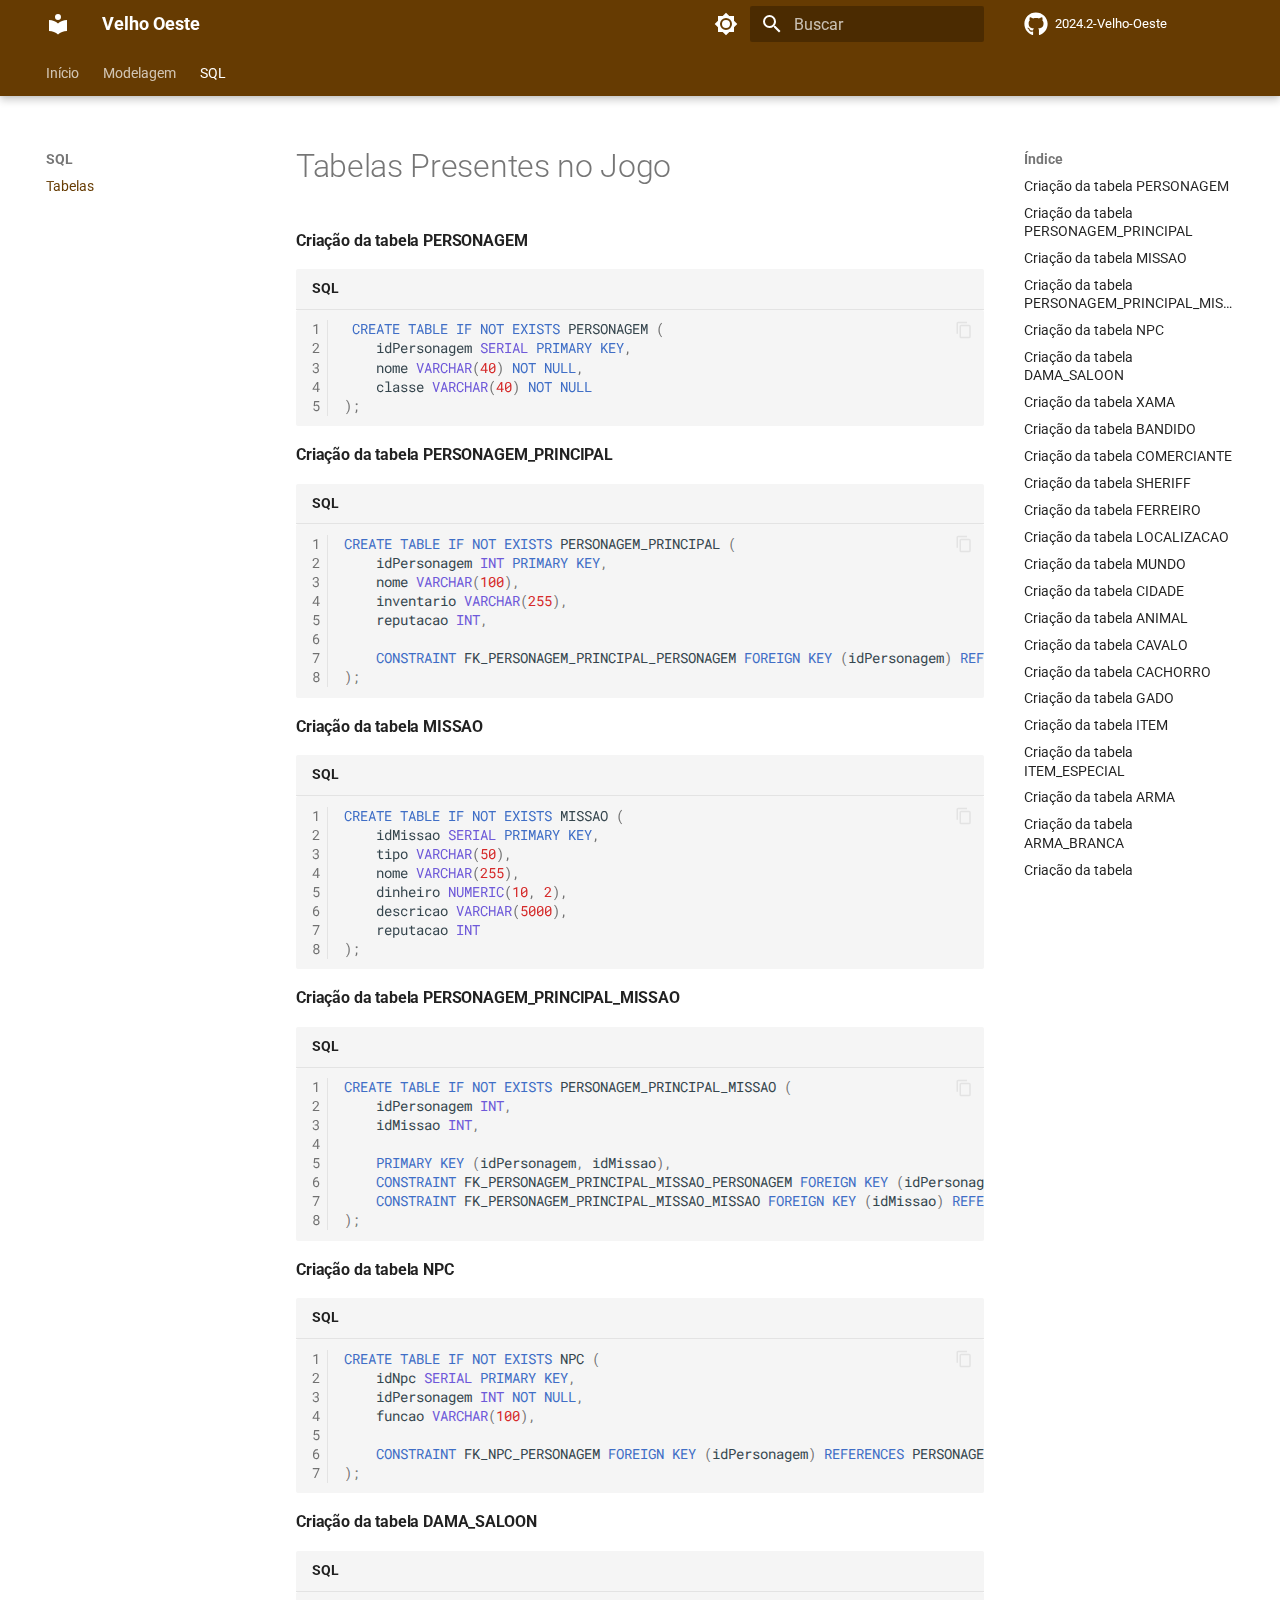
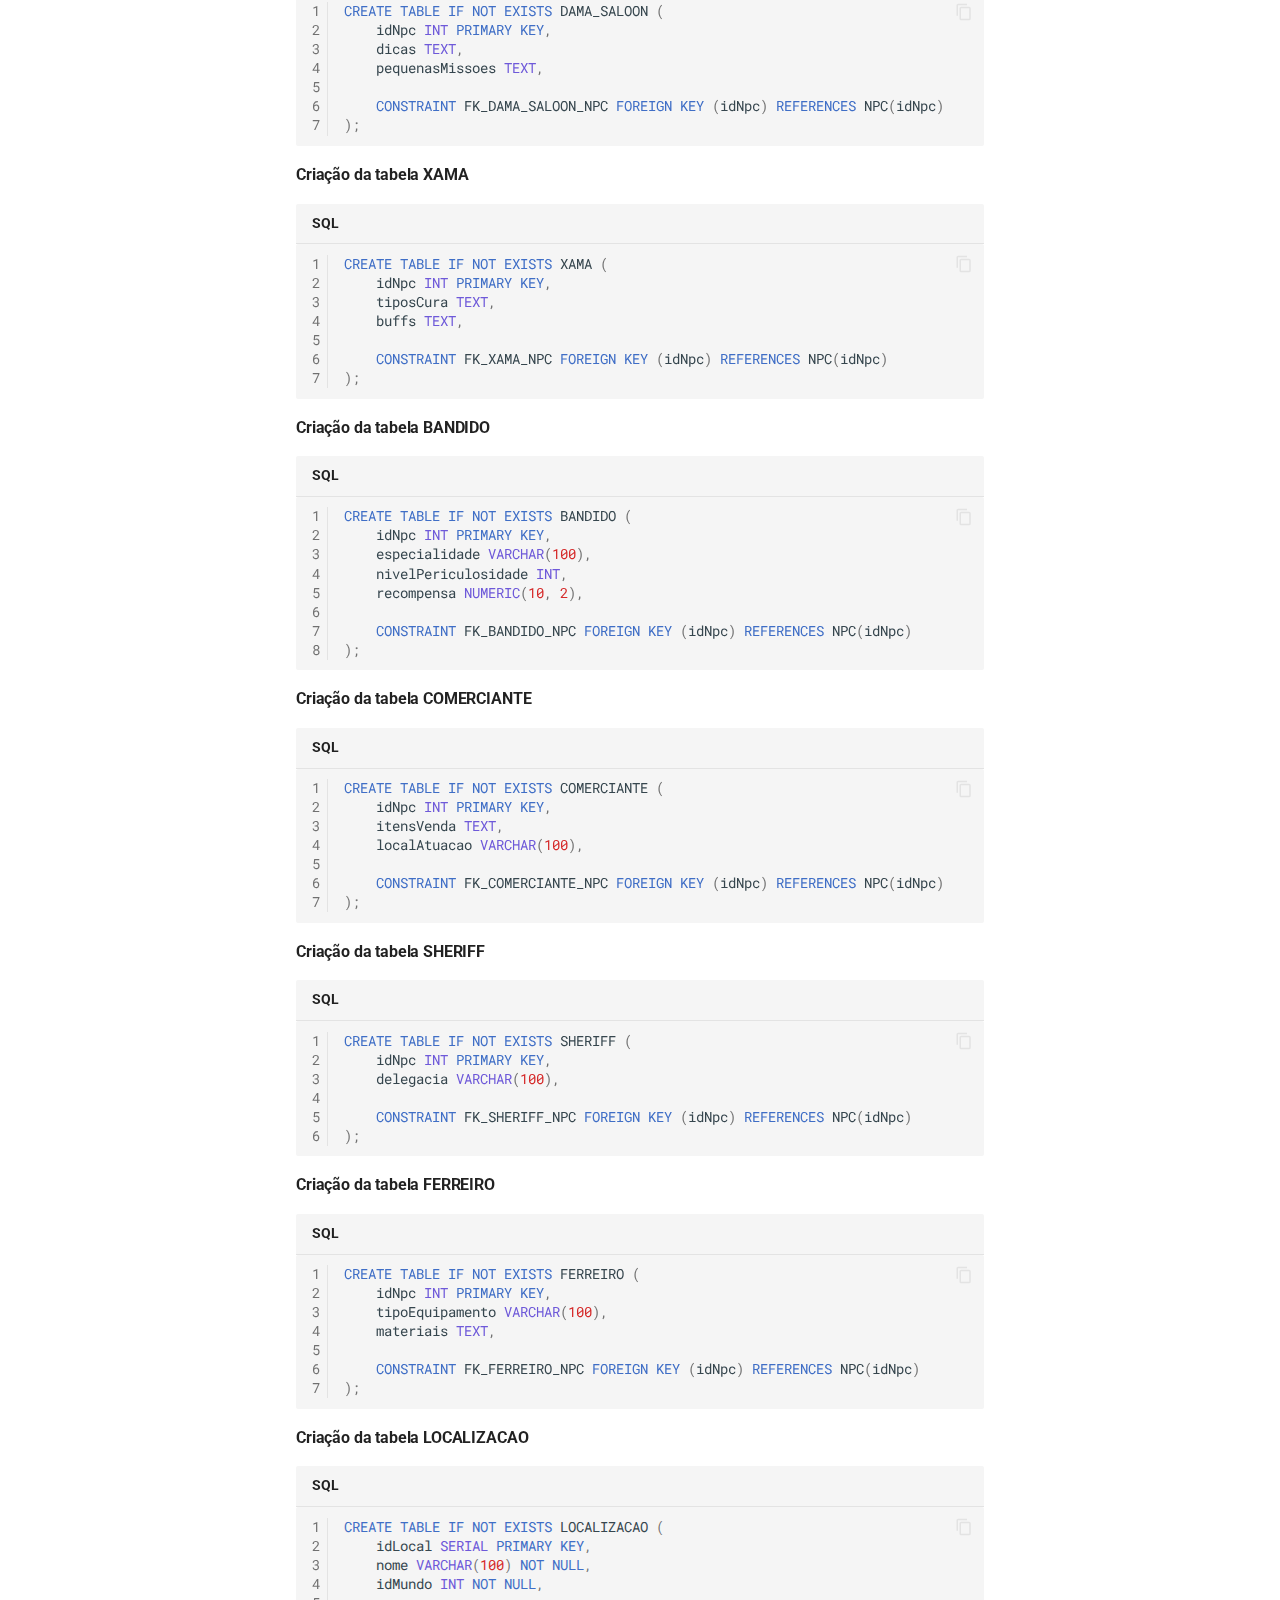
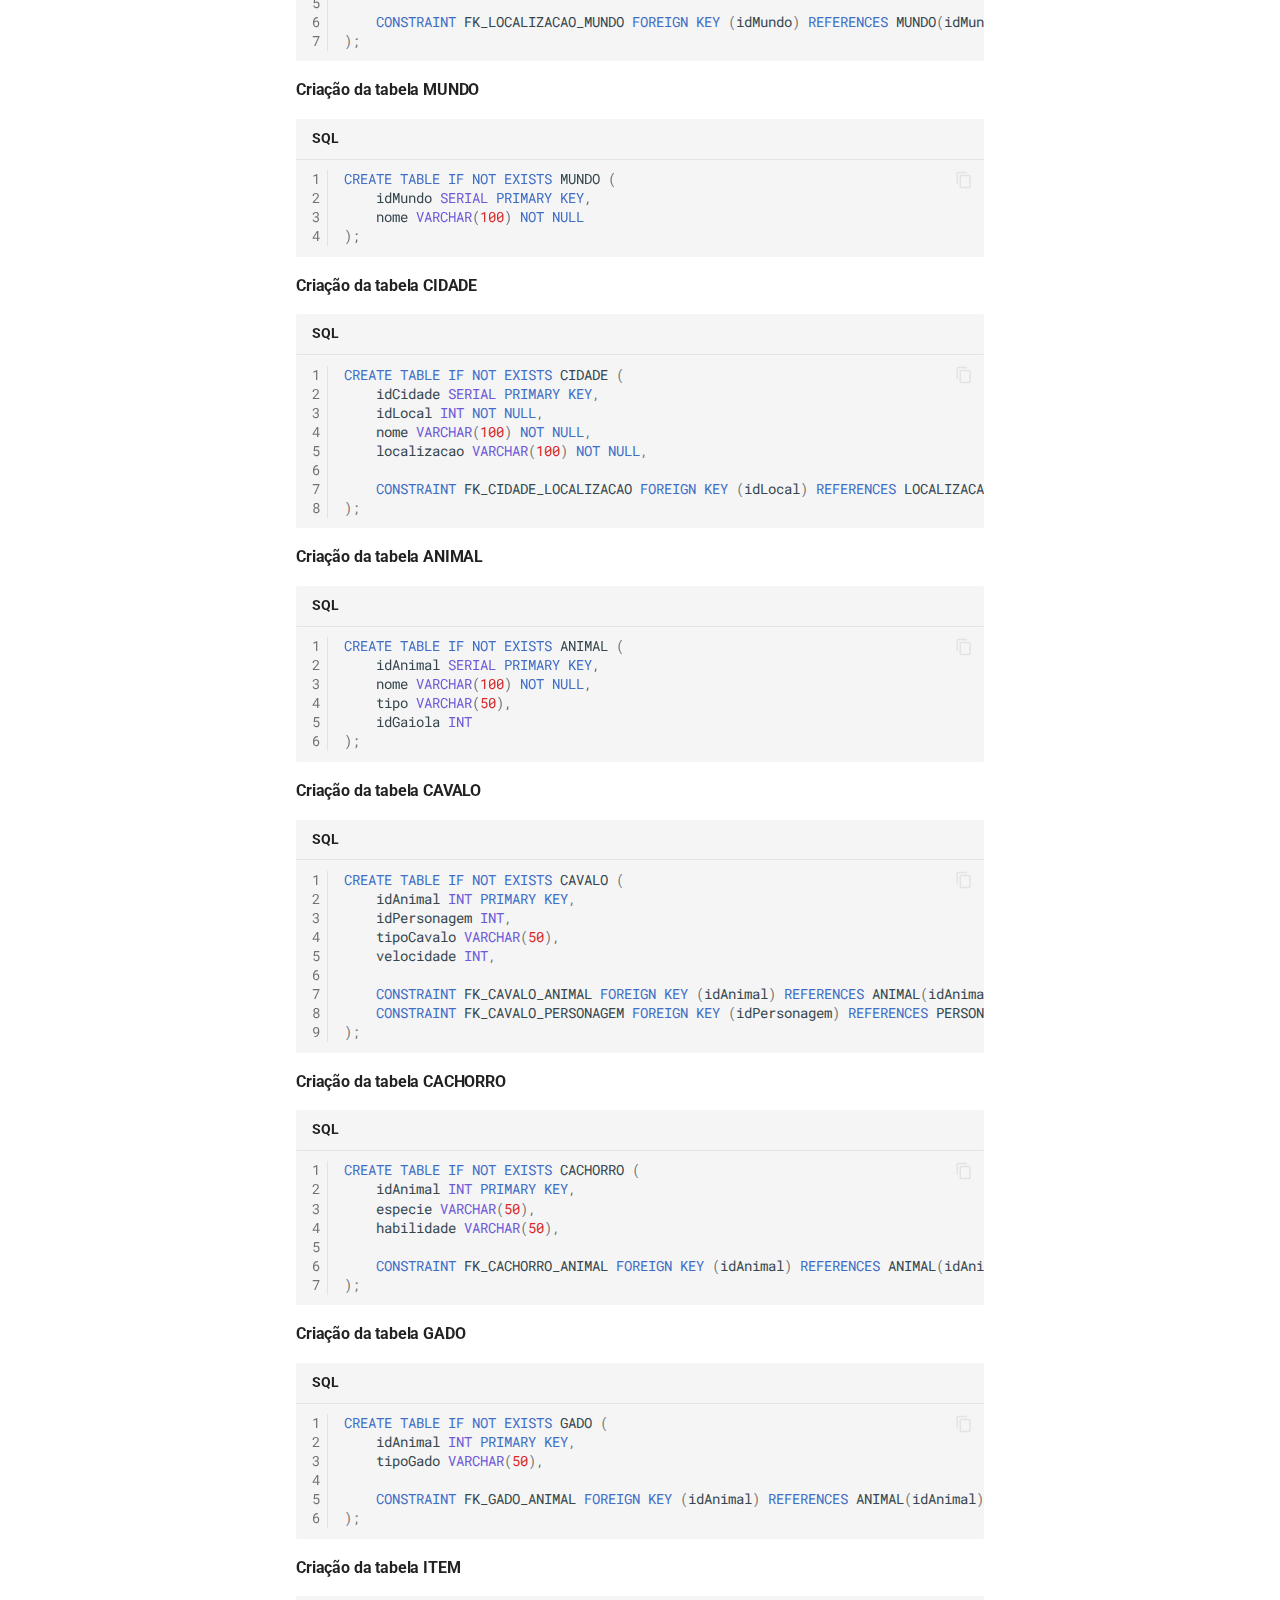
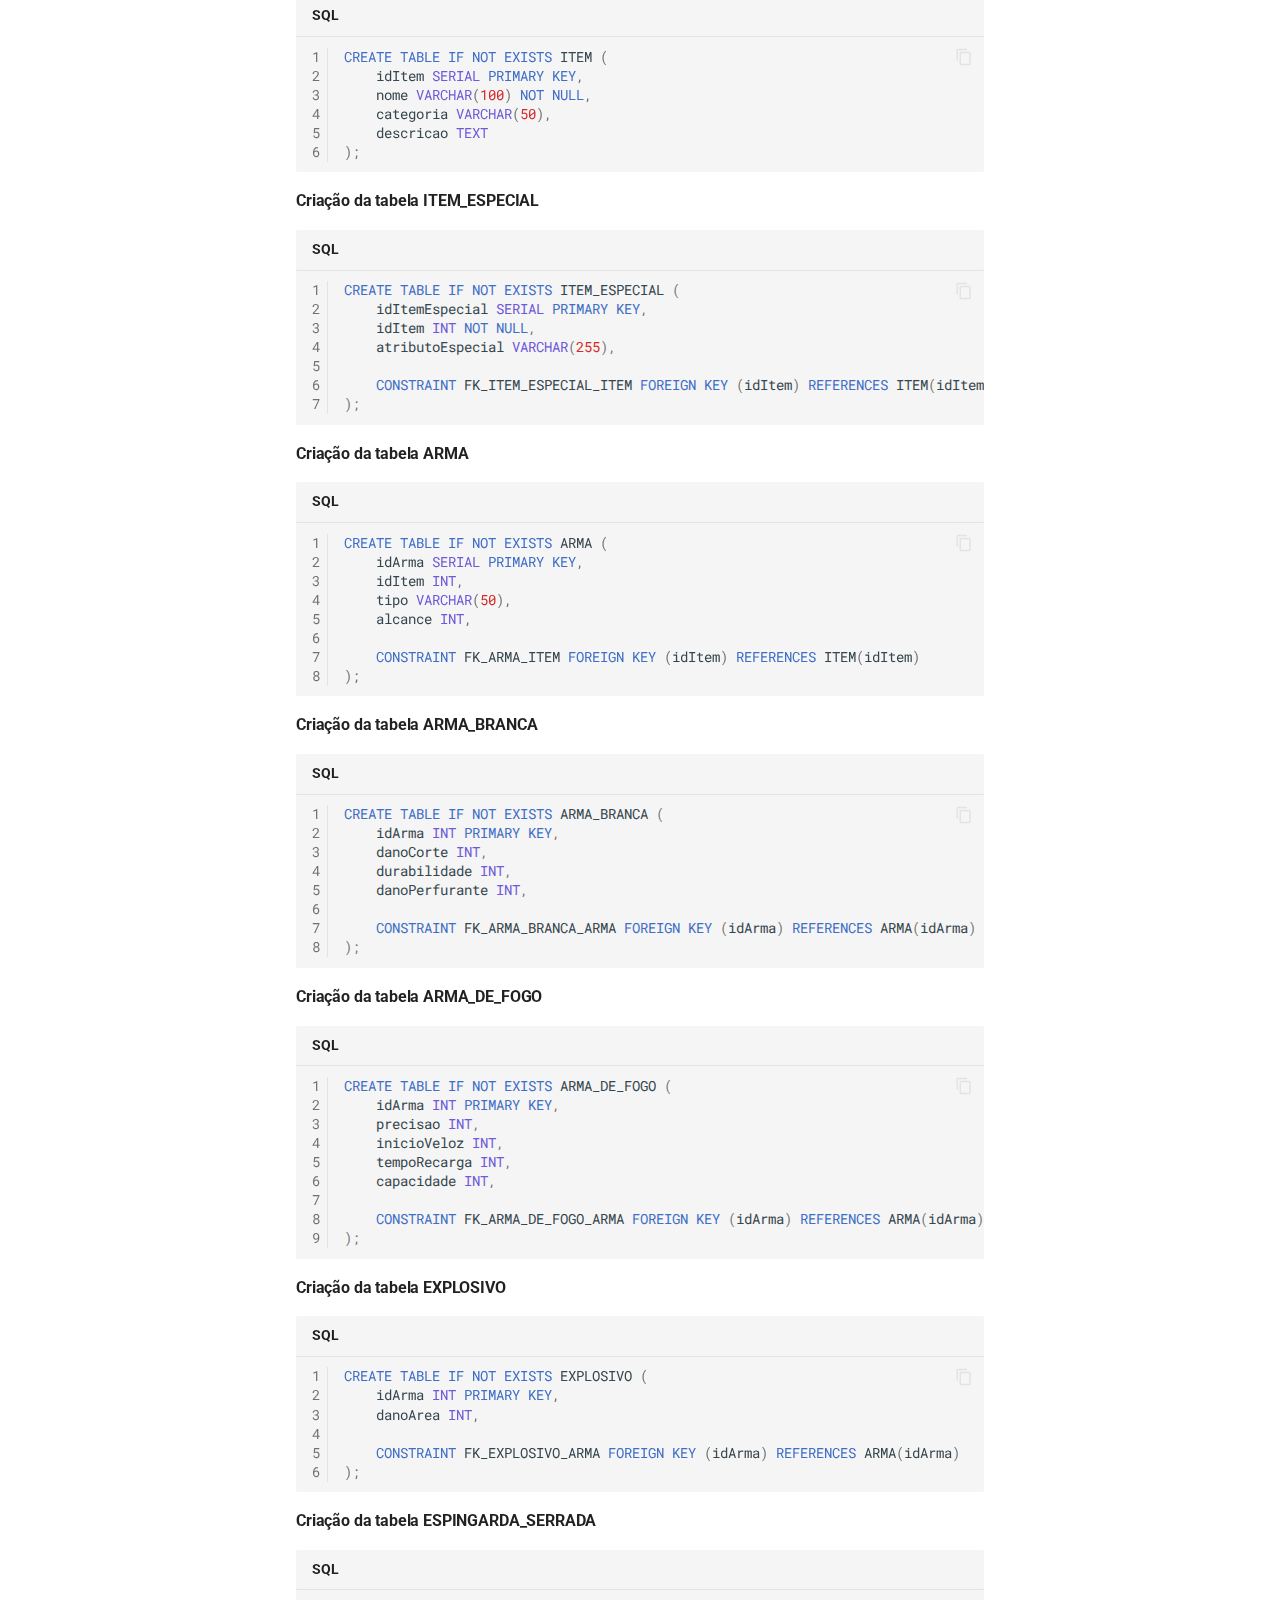
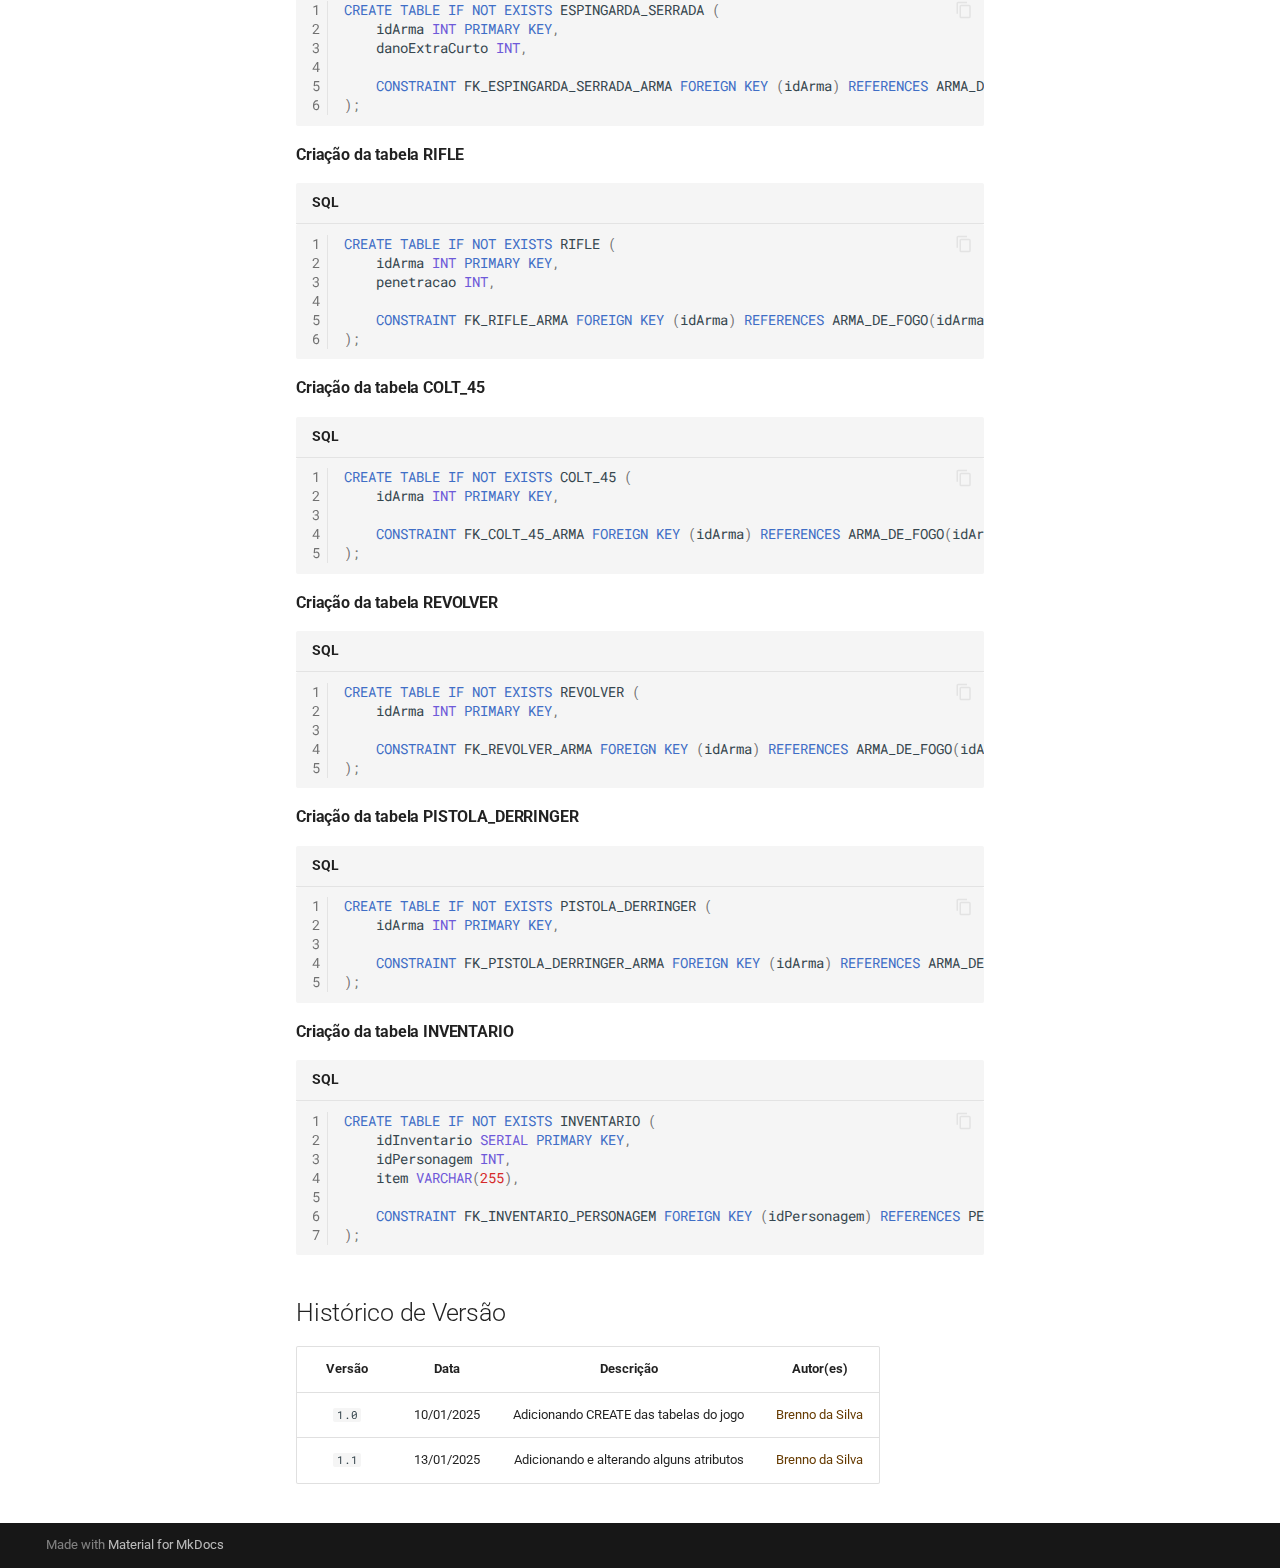
<file: sql/Tabelas/index.html>
<!doctype html>
<html lang="pt" class="no-js">
  <head>
    
      <meta charset="utf-8">
      <meta name="viewport" content="width=device-width,initial-scale=1">
      
      
      
      
        <link rel="prev" href="../../modelagem/Modelo_Relacional/">
      
      
      
      <link rel="icon" href="../../assets/images/favicon.png">
      <meta name="generator" content="mkdocs-1.6.1, mkdocs-material-9.6.3">
    
    
      
        <title>Tabelas - Velho Oeste</title>
      
    
    
      <link rel="stylesheet" href="../../assets/stylesheets/main.d7758b05.min.css">
      
        
        <link rel="stylesheet" href="../../assets/stylesheets/palette.06af60db.min.css">
      
      


    
    
      
    
    
      
        
        
        <link rel="preconnect" href="https://fonts.gstatic.com" crossorigin>
        <link rel="stylesheet" href="https://fonts.googleapis.com/css?family=Roboto:300,300i,400,400i,700,700i%7CRoboto+Mono:400,400i,700,700i&display=fallback">
        <style>:root{--md-text-font:"Roboto";--md-code-font:"Roboto Mono"}</style>
      
    
    
      <link rel="stylesheet" href="../../stylesheets/extra.css">
    
    <script>__md_scope=new URL("../..",location),__md_hash=e=>[...e].reduce(((e,_)=>(e<<5)-e+_.charCodeAt(0)),0),__md_get=(e,_=localStorage,t=__md_scope)=>JSON.parse(_.getItem(t.pathname+"."+e)),__md_set=(e,_,t=localStorage,a=__md_scope)=>{try{t.setItem(a.pathname+"."+e,JSON.stringify(_))}catch(e){}}</script>
    
      

    
    
    
  </head>
  
  
    
    
      
    
    
    
    
    <body dir="ltr" data-md-color-scheme="default" data-md-color-primary="indigo" data-md-color-accent="indigo">
  
    
    <input class="md-toggle" data-md-toggle="drawer" type="checkbox" id="__drawer" autocomplete="off">
    <input class="md-toggle" data-md-toggle="search" type="checkbox" id="__search" autocomplete="off">
    <label class="md-overlay" for="__drawer"></label>
    <div data-md-component="skip">
      
        
        <a href="#tabelas-presentes-no-jogo" class="md-skip">
          Pular para conteúdo
        </a>
      
    </div>
    <div data-md-component="announce">
      
    </div>
    
    
      

  

<header class="md-header md-header--shadow md-header--lifted" data-md-component="header">
  <nav class="md-header__inner md-grid" aria-label="Cabeçalho">
    <a href="../.." title="Velho Oeste" class="md-header__button md-logo" aria-label="Velho Oeste" data-md-component="logo">
      
  
  <svg xmlns="http://www.w3.org/2000/svg" viewBox="0 0 24 24"><path d="M12 8a3 3 0 0 0 3-3 3 3 0 0 0-3-3 3 3 0 0 0-3 3 3 3 0 0 0 3 3m0 3.54C9.64 9.35 6.5 8 3 8v11c3.5 0 6.64 1.35 9 3.54 2.36-2.19 5.5-3.54 9-3.54V8c-3.5 0-6.64 1.35-9 3.54"/></svg>

    </a>
    <label class="md-header__button md-icon" for="__drawer">
      
      <svg xmlns="http://www.w3.org/2000/svg" viewBox="0 0 24 24"><path d="M3 6h18v2H3zm0 5h18v2H3zm0 5h18v2H3z"/></svg>
    </label>
    <div class="md-header__title" data-md-component="header-title">
      <div class="md-header__ellipsis">
        <div class="md-header__topic">
          <span class="md-ellipsis">
            Velho Oeste
          </span>
        </div>
        <div class="md-header__topic" data-md-component="header-topic">
          <span class="md-ellipsis">
            
              Tabelas
            
          </span>
        </div>
      </div>
    </div>
    
      
        <form class="md-header__option" data-md-component="palette">
  
    
    
    
    <input class="md-option" data-md-color-media="" data-md-color-scheme="default" data-md-color-primary="indigo" data-md-color-accent="indigo"  aria-label="Switch to dark mode"  type="radio" name="__palette" id="__palette_0">
    
      <label class="md-header__button md-icon" title="Switch to dark mode" for="__palette_1" hidden>
        <svg xmlns="http://www.w3.org/2000/svg" viewBox="0 0 24 24"><path d="M12 8a4 4 0 0 0-4 4 4 4 0 0 0 4 4 4 4 0 0 0 4-4 4 4 0 0 0-4-4m0 10a6 6 0 0 1-6-6 6 6 0 0 1 6-6 6 6 0 0 1 6 6 6 6 0 0 1-6 6m8-9.31V4h-4.69L12 .69 8.69 4H4v4.69L.69 12 4 15.31V20h4.69L12 23.31 15.31 20H20v-4.69L23.31 12z"/></svg>
      </label>
    
  
    
    
    
    <input class="md-option" data-md-color-media="" data-md-color-scheme="slate" data-md-color-primary="indigo" data-md-color-accent="indigo"  aria-label="Switch to light mode"  type="radio" name="__palette" id="__palette_1">
    
      <label class="md-header__button md-icon" title="Switch to light mode" for="__palette_0" hidden>
        <svg xmlns="http://www.w3.org/2000/svg" viewBox="0 0 24 24"><path d="M12 18c-.89 0-1.74-.2-2.5-.55C11.56 16.5 13 14.42 13 12s-1.44-4.5-3.5-5.45C10.26 6.2 11.11 6 12 6a6 6 0 0 1 6 6 6 6 0 0 1-6 6m8-9.31V4h-4.69L12 .69 8.69 4H4v4.69L.69 12 4 15.31V20h4.69L12 23.31 15.31 20H20v-4.69L23.31 12z"/></svg>
      </label>
    
  
</form>
      
    
    
      <script>var palette=__md_get("__palette");if(palette&&palette.color){if("(prefers-color-scheme)"===palette.color.media){var media=matchMedia("(prefers-color-scheme: light)"),input=document.querySelector(media.matches?"[data-md-color-media='(prefers-color-scheme: light)']":"[data-md-color-media='(prefers-color-scheme: dark)']");palette.color.media=input.getAttribute("data-md-color-media"),palette.color.scheme=input.getAttribute("data-md-color-scheme"),palette.color.primary=input.getAttribute("data-md-color-primary"),palette.color.accent=input.getAttribute("data-md-color-accent")}for(var[key,value]of Object.entries(palette.color))document.body.setAttribute("data-md-color-"+key,value)}</script>
    
    
    
      <label class="md-header__button md-icon" for="__search">
        
        <svg xmlns="http://www.w3.org/2000/svg" viewBox="0 0 24 24"><path d="M9.5 3A6.5 6.5 0 0 1 16 9.5c0 1.61-.59 3.09-1.56 4.23l.27.27h.79l5 5-1.5 1.5-5-5v-.79l-.27-.27A6.52 6.52 0 0 1 9.5 16 6.5 6.5 0 0 1 3 9.5 6.5 6.5 0 0 1 9.5 3m0 2C7 5 5 7 5 9.5S7 14 9.5 14 14 12 14 9.5 12 5 9.5 5"/></svg>
      </label>
      <div class="md-search" data-md-component="search" role="dialog">
  <label class="md-search__overlay" for="__search"></label>
  <div class="md-search__inner" role="search">
    <form class="md-search__form" name="search">
      <input type="text" class="md-search__input" name="query" aria-label="Buscar" placeholder="Buscar" autocapitalize="off" autocorrect="off" autocomplete="off" spellcheck="false" data-md-component="search-query" required>
      <label class="md-search__icon md-icon" for="__search">
        
        <svg xmlns="http://www.w3.org/2000/svg" viewBox="0 0 24 24"><path d="M9.5 3A6.5 6.5 0 0 1 16 9.5c0 1.61-.59 3.09-1.56 4.23l.27.27h.79l5 5-1.5 1.5-5-5v-.79l-.27-.27A6.52 6.52 0 0 1 9.5 16 6.5 6.5 0 0 1 3 9.5 6.5 6.5 0 0 1 9.5 3m0 2C7 5 5 7 5 9.5S7 14 9.5 14 14 12 14 9.5 12 5 9.5 5"/></svg>
        
        <svg xmlns="http://www.w3.org/2000/svg" viewBox="0 0 24 24"><path d="M20 11v2H8l5.5 5.5-1.42 1.42L4.16 12l7.92-7.92L13.5 5.5 8 11z"/></svg>
      </label>
      <nav class="md-search__options" aria-label="Pesquisar">
        
        <button type="reset" class="md-search__icon md-icon" title="Limpar" aria-label="Limpar" tabindex="-1">
          
          <svg xmlns="http://www.w3.org/2000/svg" viewBox="0 0 24 24"><path d="M19 6.41 17.59 5 12 10.59 6.41 5 5 6.41 10.59 12 5 17.59 6.41 19 12 13.41 17.59 19 19 17.59 13.41 12z"/></svg>
        </button>
      </nav>
      
    </form>
    <div class="md-search__output">
      <div class="md-search__scrollwrap" tabindex="0" data-md-scrollfix>
        <div class="md-search-result" data-md-component="search-result">
          <div class="md-search-result__meta">
            Inicializando busca
          </div>
          <ol class="md-search-result__list" role="presentation"></ol>
        </div>
      </div>
    </div>
  </div>
</div>
    
    
      <div class="md-header__source">
        <a href="https://github.com/SBD1/2024.2-Velho-Oeste" title="Ir para repositório" class="md-source" data-md-component="source">
  <div class="md-source__icon md-icon">
    
    <svg xmlns="http://www.w3.org/2000/svg" viewBox="0 0 496 512"><!--! Font Awesome Free 6.7.2 by @fontawesome - https://fontawesome.com License - https://fontawesome.com/license/free (Icons: CC BY 4.0, Fonts: SIL OFL 1.1, Code: MIT License) Copyright 2024 Fonticons, Inc.--><path d="M165.9 397.4c0 2-2.3 3.6-5.2 3.6-3.3.3-5.6-1.3-5.6-3.6 0-2 2.3-3.6 5.2-3.6 3-.3 5.6 1.3 5.6 3.6m-31.1-4.5c-.7 2 1.3 4.3 4.3 4.9 2.6 1 5.6 0 6.2-2s-1.3-4.3-4.3-5.2c-2.6-.7-5.5.3-6.2 2.3m44.2-1.7c-2.9.7-4.9 2.6-4.6 4.9.3 2 2.9 3.3 5.9 2.6 2.9-.7 4.9-2.6 4.6-4.6-.3-1.9-3-3.2-5.9-2.9M244.8 8C106.1 8 0 113.3 0 252c0 110.9 69.8 205.8 169.5 239.2 12.8 2.3 17.3-5.6 17.3-12.1 0-6.2-.3-40.4-.3-61.4 0 0-70 15-84.7-29.8 0 0-11.4-29.1-27.8-36.6 0 0-22.9-15.7 1.6-15.4 0 0 24.9 2 38.6 25.8 21.9 38.6 58.6 27.5 72.9 20.9 2.3-16 8.8-27.1 16-33.7-55.9-6.2-112.3-14.3-112.3-110.5 0-27.5 7.6-41.3 23.6-58.9-2.6-6.5-11.1-33.3 2.6-67.9 20.9-6.5 69 27 69 27 20-5.6 41.5-8.5 62.8-8.5s42.8 2.9 62.8 8.5c0 0 48.1-33.6 69-27 13.7 34.7 5.2 61.4 2.6 67.9 16 17.7 25.8 31.5 25.8 58.9 0 96.5-58.9 104.2-114.8 110.5 9.2 7.9 17 22.9 17 46.4 0 33.7-.3 75.4-.3 83.6 0 6.5 4.6 14.4 17.3 12.1C428.2 457.8 496 362.9 496 252 496 113.3 383.5 8 244.8 8M97.2 352.9c-1.3 1-1 3.3.7 5.2 1.6 1.6 3.9 2.3 5.2 1 1.3-1 1-3.3-.7-5.2-1.6-1.6-3.9-2.3-5.2-1m-10.8-8.1c-.7 1.3.3 2.9 2.3 3.9 1.6 1 3.6.7 4.3-.7.7-1.3-.3-2.9-2.3-3.9-2-.6-3.6-.3-4.3.7m32.4 35.6c-1.6 1.3-1 4.3 1.3 6.2 2.3 2.3 5.2 2.6 6.5 1 1.3-1.3.7-4.3-1.3-6.2-2.2-2.3-5.2-2.6-6.5-1m-11.4-14.7c-1.6 1-1.6 3.6 0 5.9s4.3 3.3 5.6 2.3c1.6-1.3 1.6-3.9 0-6.2-1.4-2.3-4-3.3-5.6-2"/></svg>
  </div>
  <div class="md-source__repository">
    2024.2-Velho-Oeste
  </div>
</a>
      </div>
    
  </nav>
  
    
      
<nav class="md-tabs" aria-label="Abas" data-md-component="tabs">
  <div class="md-grid">
    <ul class="md-tabs__list">
      
        
  
  
  
    <li class="md-tabs__item">
      <a href="../.." class="md-tabs__link">
        
  
    
  
  Início

      </a>
    </li>
  

      
        
  
  
  
    
    
      <li class="md-tabs__item">
        <a href="../../modelagem/Diagrama_Entidade_Relacionamento/" class="md-tabs__link">
          
  
  Modelagem

        </a>
      </li>
    
  

      
        
  
  
    
  
  
    
    
      <li class="md-tabs__item md-tabs__item--active">
        <a href="./" class="md-tabs__link">
          
  
  SQL

        </a>
      </li>
    
  

      
    </ul>
  </div>
</nav>
    
  
</header>
    
    <div class="md-container" data-md-component="container">
      
      
        
      
      <main class="md-main" data-md-component="main">
        <div class="md-main__inner md-grid">
          
            
              
              <div class="md-sidebar md-sidebar--primary" data-md-component="sidebar" data-md-type="navigation" >
                <div class="md-sidebar__scrollwrap">
                  <div class="md-sidebar__inner">
                    


  


<nav class="md-nav md-nav--primary md-nav--lifted" aria-label="Navegação" data-md-level="0">
  <label class="md-nav__title" for="__drawer">
    <a href="../.." title="Velho Oeste" class="md-nav__button md-logo" aria-label="Velho Oeste" data-md-component="logo">
      
  
  <svg xmlns="http://www.w3.org/2000/svg" viewBox="0 0 24 24"><path d="M12 8a3 3 0 0 0 3-3 3 3 0 0 0-3-3 3 3 0 0 0-3 3 3 3 0 0 0 3 3m0 3.54C9.64 9.35 6.5 8 3 8v11c3.5 0 6.64 1.35 9 3.54 2.36-2.19 5.5-3.54 9-3.54V8c-3.5 0-6.64 1.35-9 3.54"/></svg>

    </a>
    Velho Oeste
  </label>
  
    <div class="md-nav__source">
      <a href="https://github.com/SBD1/2024.2-Velho-Oeste" title="Ir para repositório" class="md-source" data-md-component="source">
  <div class="md-source__icon md-icon">
    
    <svg xmlns="http://www.w3.org/2000/svg" viewBox="0 0 496 512"><!--! Font Awesome Free 6.7.2 by @fontawesome - https://fontawesome.com License - https://fontawesome.com/license/free (Icons: CC BY 4.0, Fonts: SIL OFL 1.1, Code: MIT License) Copyright 2024 Fonticons, Inc.--><path d="M165.9 397.4c0 2-2.3 3.6-5.2 3.6-3.3.3-5.6-1.3-5.6-3.6 0-2 2.3-3.6 5.2-3.6 3-.3 5.6 1.3 5.6 3.6m-31.1-4.5c-.7 2 1.3 4.3 4.3 4.9 2.6 1 5.6 0 6.2-2s-1.3-4.3-4.3-5.2c-2.6-.7-5.5.3-6.2 2.3m44.2-1.7c-2.9.7-4.9 2.6-4.6 4.9.3 2 2.9 3.3 5.9 2.6 2.9-.7 4.9-2.6 4.6-4.6-.3-1.9-3-3.2-5.9-2.9M244.8 8C106.1 8 0 113.3 0 252c0 110.9 69.8 205.8 169.5 239.2 12.8 2.3 17.3-5.6 17.3-12.1 0-6.2-.3-40.4-.3-61.4 0 0-70 15-84.7-29.8 0 0-11.4-29.1-27.8-36.6 0 0-22.9-15.7 1.6-15.4 0 0 24.9 2 38.6 25.8 21.9 38.6 58.6 27.5 72.9 20.9 2.3-16 8.8-27.1 16-33.7-55.9-6.2-112.3-14.3-112.3-110.5 0-27.5 7.6-41.3 23.6-58.9-2.6-6.5-11.1-33.3 2.6-67.9 20.9-6.5 69 27 69 27 20-5.6 41.5-8.5 62.8-8.5s42.8 2.9 62.8 8.5c0 0 48.1-33.6 69-27 13.7 34.7 5.2 61.4 2.6 67.9 16 17.7 25.8 31.5 25.8 58.9 0 96.5-58.9 104.2-114.8 110.5 9.2 7.9 17 22.9 17 46.4 0 33.7-.3 75.4-.3 83.6 0 6.5 4.6 14.4 17.3 12.1C428.2 457.8 496 362.9 496 252 496 113.3 383.5 8 244.8 8M97.2 352.9c-1.3 1-1 3.3.7 5.2 1.6 1.6 3.9 2.3 5.2 1 1.3-1 1-3.3-.7-5.2-1.6-1.6-3.9-2.3-5.2-1m-10.8-8.1c-.7 1.3.3 2.9 2.3 3.9 1.6 1 3.6.7 4.3-.7.7-1.3-.3-2.9-2.3-3.9-2-.6-3.6-.3-4.3.7m32.4 35.6c-1.6 1.3-1 4.3 1.3 6.2 2.3 2.3 5.2 2.6 6.5 1 1.3-1.3.7-4.3-1.3-6.2-2.2-2.3-5.2-2.6-6.5-1m-11.4-14.7c-1.6 1-1.6 3.6 0 5.9s4.3 3.3 5.6 2.3c1.6-1.3 1.6-3.9 0-6.2-1.4-2.3-4-3.3-5.6-2"/></svg>
  </div>
  <div class="md-source__repository">
    2024.2-Velho-Oeste
  </div>
</a>
    </div>
  
  <ul class="md-nav__list" data-md-scrollfix>
    
      
      
  
  
  
  
    <li class="md-nav__item">
      <a href="../.." class="md-nav__link">
        
  
  <span class="md-ellipsis">
    Início
    
  </span>
  

      </a>
    </li>
  

    
      
      
  
  
  
  
    
    
    
      
      
    
    
    <li class="md-nav__item md-nav__item--nested">
      
        
        
        <input class="md-nav__toggle md-toggle " type="checkbox" id="__nav_2" >
        
          
          <label class="md-nav__link" for="__nav_2" id="__nav_2_label" tabindex="0">
            
  
  <span class="md-ellipsis">
    Modelagem
    
  </span>
  

            <span class="md-nav__icon md-icon"></span>
          </label>
        
        <nav class="md-nav" data-md-level="1" aria-labelledby="__nav_2_label" aria-expanded="false">
          <label class="md-nav__title" for="__nav_2">
            <span class="md-nav__icon md-icon"></span>
            Modelagem
          </label>
          <ul class="md-nav__list" data-md-scrollfix>
            
              
                
  
  
  
  
    <li class="md-nav__item">
      <a href="../../modelagem/Diagrama_Entidade_Relacionamento/" class="md-nav__link">
        
  
  <span class="md-ellipsis">
    Diagrama Entidade-Relacionamento
    
  </span>
  

      </a>
    </li>
  

              
            
              
                
  
  
  
  
    <li class="md-nav__item">
      <a href="../../modelagem/Modelo_Entidade_Relacionamento/" class="md-nav__link">
        
  
  <span class="md-ellipsis">
    Modelo Entidade-Relacionamento
    
  </span>
  

      </a>
    </li>
  

              
            
              
                
  
  
  
  
    <li class="md-nav__item">
      <a href="../../modelagem/Dicionario_Dados/" class="md-nav__link">
        
  
  <span class="md-ellipsis">
    Dicionário de Dados
    
  </span>
  

      </a>
    </li>
  

              
            
              
                
  
  
  
  
    <li class="md-nav__item">
      <a href="../../modelagem/Modelo_Relacional/" class="md-nav__link">
        
  
  <span class="md-ellipsis">
    Modelo Relacional
    
  </span>
  

      </a>
    </li>
  

              
            
          </ul>
        </nav>
      
    </li>
  

    
      
      
  
  
    
  
  
  
    
    
    
      
        
        
      
      
    
    
    <li class="md-nav__item md-nav__item--active md-nav__item--section md-nav__item--nested">
      
        
        
        <input class="md-nav__toggle md-toggle " type="checkbox" id="__nav_3" checked>
        
          
          <label class="md-nav__link" for="__nav_3" id="__nav_3_label" tabindex="">
            
  
  <span class="md-ellipsis">
    SQL
    
  </span>
  

            <span class="md-nav__icon md-icon"></span>
          </label>
        
        <nav class="md-nav" data-md-level="1" aria-labelledby="__nav_3_label" aria-expanded="true">
          <label class="md-nav__title" for="__nav_3">
            <span class="md-nav__icon md-icon"></span>
            SQL
          </label>
          <ul class="md-nav__list" data-md-scrollfix>
            
              
                
  
  
    
  
  
  
    <li class="md-nav__item md-nav__item--active">
      
      <input class="md-nav__toggle md-toggle" type="checkbox" id="__toc">
      
      
        
      
      
        <label class="md-nav__link md-nav__link--active" for="__toc">
          
  
  <span class="md-ellipsis">
    Tabelas
    
  </span>
  

          <span class="md-nav__icon md-icon"></span>
        </label>
      
      <a href="./" class="md-nav__link md-nav__link--active">
        
  
  <span class="md-ellipsis">
    Tabelas
    
  </span>
  

      </a>
      
        

<nav class="md-nav md-nav--secondary" aria-label="Índice">
  
  
  
    
  
  
    <label class="md-nav__title" for="__toc">
      <span class="md-nav__icon md-icon"></span>
      Índice
    </label>
    <ul class="md-nav__list" data-md-component="toc" data-md-scrollfix>
      
        <li class="md-nav__item">
  <a href="#criacao-da-tabela-personagem" class="md-nav__link">
    <span class="md-ellipsis">
      Criação da tabela PERSONAGEM
    </span>
  </a>
  
</li>
      
        <li class="md-nav__item">
  <a href="#criacao-da-tabela-personagem_principal" class="md-nav__link">
    <span class="md-ellipsis">
      Criação da tabela PERSONAGEM_PRINCIPAL
    </span>
  </a>
  
</li>
      
        <li class="md-nav__item">
  <a href="#criacao-da-tabela-missao" class="md-nav__link">
    <span class="md-ellipsis">
      Criação da tabela MISSAO
    </span>
  </a>
  
</li>
      
        <li class="md-nav__item">
  <a href="#criacao-da-tabela-personagem_principal_missao" class="md-nav__link">
    <span class="md-ellipsis">
      Criação da tabela PERSONAGEM_PRINCIPAL_MISSAO
    </span>
  </a>
  
</li>
      
        <li class="md-nav__item">
  <a href="#criacao-da-tabela-npc" class="md-nav__link">
    <span class="md-ellipsis">
      Criação da tabela NPC
    </span>
  </a>
  
</li>
      
        <li class="md-nav__item">
  <a href="#criacao-da-tabela-dama_saloon" class="md-nav__link">
    <span class="md-ellipsis">
      Criação da tabela DAMA_SALOON
    </span>
  </a>
  
</li>
      
        <li class="md-nav__item">
  <a href="#criacao-da-tabela-xama" class="md-nav__link">
    <span class="md-ellipsis">
      Criação da tabela XAMA
    </span>
  </a>
  
</li>
      
        <li class="md-nav__item">
  <a href="#criacao-da-tabela-bandido" class="md-nav__link">
    <span class="md-ellipsis">
      Criação da tabela BANDIDO
    </span>
  </a>
  
</li>
      
        <li class="md-nav__item">
  <a href="#criacao-da-tabela-comerciante" class="md-nav__link">
    <span class="md-ellipsis">
      Criação da tabela COMERCIANTE
    </span>
  </a>
  
</li>
      
        <li class="md-nav__item">
  <a href="#criacao-da-tabela-sheriff" class="md-nav__link">
    <span class="md-ellipsis">
      Criação da tabela SHERIFF
    </span>
  </a>
  
</li>
      
        <li class="md-nav__item">
  <a href="#criacao-da-tabela-ferreiro" class="md-nav__link">
    <span class="md-ellipsis">
      Criação da tabela FERREIRO
    </span>
  </a>
  
</li>
      
        <li class="md-nav__item">
  <a href="#criacao-da-tabela-localizacao" class="md-nav__link">
    <span class="md-ellipsis">
      Criação da tabela LOCALIZACAO
    </span>
  </a>
  
</li>
      
        <li class="md-nav__item">
  <a href="#criacao-da-tabela-mundo" class="md-nav__link">
    <span class="md-ellipsis">
      Criação da tabela MUNDO
    </span>
  </a>
  
</li>
      
        <li class="md-nav__item">
  <a href="#criacao-da-tabela-cidade" class="md-nav__link">
    <span class="md-ellipsis">
      Criação da tabela CIDADE
    </span>
  </a>
  
</li>
      
        <li class="md-nav__item">
  <a href="#criacao-da-tabela-animal" class="md-nav__link">
    <span class="md-ellipsis">
      Criação da tabela ANIMAL
    </span>
  </a>
  
</li>
      
        <li class="md-nav__item">
  <a href="#criacao-da-tabela-cavalo" class="md-nav__link">
    <span class="md-ellipsis">
      Criação da tabela CAVALO
    </span>
  </a>
  
</li>
      
        <li class="md-nav__item">
  <a href="#criacao-da-tabela-cachorro" class="md-nav__link">
    <span class="md-ellipsis">
      Criação da tabela CACHORRO
    </span>
  </a>
  
</li>
      
        <li class="md-nav__item">
  <a href="#criacao-da-tabela-gado" class="md-nav__link">
    <span class="md-ellipsis">
      Criação da tabela GADO
    </span>
  </a>
  
</li>
      
        <li class="md-nav__item">
  <a href="#criacao-da-tabela-item" class="md-nav__link">
    <span class="md-ellipsis">
      Criação da tabela ITEM
    </span>
  </a>
  
</li>
      
        <li class="md-nav__item">
  <a href="#criacao-da-tabela-item_especial" class="md-nav__link">
    <span class="md-ellipsis">
      Criação da tabela ITEM_ESPECIAL
    </span>
  </a>
  
</li>
      
        <li class="md-nav__item">
  <a href="#criacao-da-tabela-arma" class="md-nav__link">
    <span class="md-ellipsis">
      Criação da tabela ARMA
    </span>
  </a>
  
</li>
      
        <li class="md-nav__item">
  <a href="#criacao-da-tabela-arma_branca" class="md-nav__link">
    <span class="md-ellipsis">
      Criação da tabela ARMA_BRANCA
    </span>
  </a>
  
</li>
      
        <li class="md-nav__item">
  <a href="#criacao-da-tabela-arma_de_fogo" class="md-nav__link">
    <span class="md-ellipsis">
      Criação da tabela ARMA_DE_FOGO
    </span>
  </a>
  
</li>
      
        <li class="md-nav__item">
  <a href="#criacao-da-tabela-explosivo" class="md-nav__link">
    <span class="md-ellipsis">
      Criação da tabela EXPLOSIVO
    </span>
  </a>
  
</li>
      
        <li class="md-nav__item">
  <a href="#criacao-da-tabela-espingarda_serrada" class="md-nav__link">
    <span class="md-ellipsis">
      Criação da tabela ESPINGARDA_SERRADA
    </span>
  </a>
  
</li>
      
        <li class="md-nav__item">
  <a href="#criacao-da-tabela-rifle" class="md-nav__link">
    <span class="md-ellipsis">
      Criação da tabela RIFLE
    </span>
  </a>
  
</li>
      
        <li class="md-nav__item">
  <a href="#criacao-da-tabela-colt_45" class="md-nav__link">
    <span class="md-ellipsis">
      Criação da tabela COLT_45
    </span>
  </a>
  
</li>
      
        <li class="md-nav__item">
  <a href="#criacao-da-tabela-revolver" class="md-nav__link">
    <span class="md-ellipsis">
      Criação da tabela REVOLVER
    </span>
  </a>
  
</li>
      
        <li class="md-nav__item">
  <a href="#criacao-da-tabela-pistola_derringer" class="md-nav__link">
    <span class="md-ellipsis">
      Criação da tabela PISTOLA_DERRINGER
    </span>
  </a>
  
</li>
      
        <li class="md-nav__item">
  <a href="#criacao-da-tabela-inventario" class="md-nav__link">
    <span class="md-ellipsis">
      Criação da tabela INVENTARIO
    </span>
  </a>
  
</li>
      
        <li class="md-nav__item">
  <a href="#historico-de-versao" class="md-nav__link">
    <span class="md-ellipsis">
      Histórico de Versão
    </span>
  </a>
  
</li>
      
    </ul>
  
</nav>
      
    </li>
  

              
            
          </ul>
        </nav>
      
    </li>
  

    
  </ul>
</nav>
                  </div>
                </div>
              </div>
            
            
              
              <div class="md-sidebar md-sidebar--secondary" data-md-component="sidebar" data-md-type="toc" >
                <div class="md-sidebar__scrollwrap">
                  <div class="md-sidebar__inner">
                    

<nav class="md-nav md-nav--secondary" aria-label="Índice">
  
  
  
    
  
  
    <label class="md-nav__title" for="__toc">
      <span class="md-nav__icon md-icon"></span>
      Índice
    </label>
    <ul class="md-nav__list" data-md-component="toc" data-md-scrollfix>
      
        <li class="md-nav__item">
  <a href="#criacao-da-tabela-personagem" class="md-nav__link">
    <span class="md-ellipsis">
      Criação da tabela PERSONAGEM
    </span>
  </a>
  
</li>
      
        <li class="md-nav__item">
  <a href="#criacao-da-tabela-personagem_principal" class="md-nav__link">
    <span class="md-ellipsis">
      Criação da tabela PERSONAGEM_PRINCIPAL
    </span>
  </a>
  
</li>
      
        <li class="md-nav__item">
  <a href="#criacao-da-tabela-missao" class="md-nav__link">
    <span class="md-ellipsis">
      Criação da tabela MISSAO
    </span>
  </a>
  
</li>
      
        <li class="md-nav__item">
  <a href="#criacao-da-tabela-personagem_principal_missao" class="md-nav__link">
    <span class="md-ellipsis">
      Criação da tabela PERSONAGEM_PRINCIPAL_MISSAO
    </span>
  </a>
  
</li>
      
        <li class="md-nav__item">
  <a href="#criacao-da-tabela-npc" class="md-nav__link">
    <span class="md-ellipsis">
      Criação da tabela NPC
    </span>
  </a>
  
</li>
      
        <li class="md-nav__item">
  <a href="#criacao-da-tabela-dama_saloon" class="md-nav__link">
    <span class="md-ellipsis">
      Criação da tabela DAMA_SALOON
    </span>
  </a>
  
</li>
      
        <li class="md-nav__item">
  <a href="#criacao-da-tabela-xama" class="md-nav__link">
    <span class="md-ellipsis">
      Criação da tabela XAMA
    </span>
  </a>
  
</li>
      
        <li class="md-nav__item">
  <a href="#criacao-da-tabela-bandido" class="md-nav__link">
    <span class="md-ellipsis">
      Criação da tabela BANDIDO
    </span>
  </a>
  
</li>
      
        <li class="md-nav__item">
  <a href="#criacao-da-tabela-comerciante" class="md-nav__link">
    <span class="md-ellipsis">
      Criação da tabela COMERCIANTE
    </span>
  </a>
  
</li>
      
        <li class="md-nav__item">
  <a href="#criacao-da-tabela-sheriff" class="md-nav__link">
    <span class="md-ellipsis">
      Criação da tabela SHERIFF
    </span>
  </a>
  
</li>
      
        <li class="md-nav__item">
  <a href="#criacao-da-tabela-ferreiro" class="md-nav__link">
    <span class="md-ellipsis">
      Criação da tabela FERREIRO
    </span>
  </a>
  
</li>
      
        <li class="md-nav__item">
  <a href="#criacao-da-tabela-localizacao" class="md-nav__link">
    <span class="md-ellipsis">
      Criação da tabela LOCALIZACAO
    </span>
  </a>
  
</li>
      
        <li class="md-nav__item">
  <a href="#criacao-da-tabela-mundo" class="md-nav__link">
    <span class="md-ellipsis">
      Criação da tabela MUNDO
    </span>
  </a>
  
</li>
      
        <li class="md-nav__item">
  <a href="#criacao-da-tabela-cidade" class="md-nav__link">
    <span class="md-ellipsis">
      Criação da tabela CIDADE
    </span>
  </a>
  
</li>
      
        <li class="md-nav__item">
  <a href="#criacao-da-tabela-animal" class="md-nav__link">
    <span class="md-ellipsis">
      Criação da tabela ANIMAL
    </span>
  </a>
  
</li>
      
        <li class="md-nav__item">
  <a href="#criacao-da-tabela-cavalo" class="md-nav__link">
    <span class="md-ellipsis">
      Criação da tabela CAVALO
    </span>
  </a>
  
</li>
      
        <li class="md-nav__item">
  <a href="#criacao-da-tabela-cachorro" class="md-nav__link">
    <span class="md-ellipsis">
      Criação da tabela CACHORRO
    </span>
  </a>
  
</li>
      
        <li class="md-nav__item">
  <a href="#criacao-da-tabela-gado" class="md-nav__link">
    <span class="md-ellipsis">
      Criação da tabela GADO
    </span>
  </a>
  
</li>
      
        <li class="md-nav__item">
  <a href="#criacao-da-tabela-item" class="md-nav__link">
    <span class="md-ellipsis">
      Criação da tabela ITEM
    </span>
  </a>
  
</li>
      
        <li class="md-nav__item">
  <a href="#criacao-da-tabela-item_especial" class="md-nav__link">
    <span class="md-ellipsis">
      Criação da tabela ITEM_ESPECIAL
    </span>
  </a>
  
</li>
      
        <li class="md-nav__item">
  <a href="#criacao-da-tabela-arma" class="md-nav__link">
    <span class="md-ellipsis">
      Criação da tabela ARMA
    </span>
  </a>
  
</li>
      
        <li class="md-nav__item">
  <a href="#criacao-da-tabela-arma_branca" class="md-nav__link">
    <span class="md-ellipsis">
      Criação da tabela ARMA_BRANCA
    </span>
  </a>
  
</li>
      
        <li class="md-nav__item">
  <a href="#criacao-da-tabela-arma_de_fogo" class="md-nav__link">
    <span class="md-ellipsis">
      Criação da tabela ARMA_DE_FOGO
    </span>
  </a>
  
</li>
      
        <li class="md-nav__item">
  <a href="#criacao-da-tabela-explosivo" class="md-nav__link">
    <span class="md-ellipsis">
      Criação da tabela EXPLOSIVO
    </span>
  </a>
  
</li>
      
        <li class="md-nav__item">
  <a href="#criacao-da-tabela-espingarda_serrada" class="md-nav__link">
    <span class="md-ellipsis">
      Criação da tabela ESPINGARDA_SERRADA
    </span>
  </a>
  
</li>
      
        <li class="md-nav__item">
  <a href="#criacao-da-tabela-rifle" class="md-nav__link">
    <span class="md-ellipsis">
      Criação da tabela RIFLE
    </span>
  </a>
  
</li>
      
        <li class="md-nav__item">
  <a href="#criacao-da-tabela-colt_45" class="md-nav__link">
    <span class="md-ellipsis">
      Criação da tabela COLT_45
    </span>
  </a>
  
</li>
      
        <li class="md-nav__item">
  <a href="#criacao-da-tabela-revolver" class="md-nav__link">
    <span class="md-ellipsis">
      Criação da tabela REVOLVER
    </span>
  </a>
  
</li>
      
        <li class="md-nav__item">
  <a href="#criacao-da-tabela-pistola_derringer" class="md-nav__link">
    <span class="md-ellipsis">
      Criação da tabela PISTOLA_DERRINGER
    </span>
  </a>
  
</li>
      
        <li class="md-nav__item">
  <a href="#criacao-da-tabela-inventario" class="md-nav__link">
    <span class="md-ellipsis">
      Criação da tabela INVENTARIO
    </span>
  </a>
  
</li>
      
        <li class="md-nav__item">
  <a href="#historico-de-versao" class="md-nav__link">
    <span class="md-ellipsis">
      Histórico de Versão
    </span>
  </a>
  
</li>
      
    </ul>
  
</nav>
                  </div>
                </div>
              </div>
            
          
          
            <div class="md-content" data-md-component="content">
              <article class="md-content__inner md-typeset">
                
                  


  
  


<h1 id="tabelas-presentes-no-jogo">Tabelas Presentes no Jogo</h1>
<h4 id="criacao-da-tabela-personagem">Criação da tabela PERSONAGEM</h4>
<div class="language-sql highlight"><table class="highlighttable"><tr><th colspan="2" class="filename"><span class="filename">SQL</span></th></tr><tr><td class="linenos"><div class="linenodiv"><pre><span></span><span class="normal"><a href="#__codelineno-0-1">1</a></span>
<span class="normal"><a href="#__codelineno-0-2">2</a></span>
<span class="normal"><a href="#__codelineno-0-3">3</a></span>
<span class="normal"><a href="#__codelineno-0-4">4</a></span>
<span class="normal"><a href="#__codelineno-0-5">5</a></span></pre></div></td><td class="code"><div><pre><span></span><code><a id="__codelineno-0-1" name="__codelineno-0-1"></a><span class="w"> </span><span class="k">CREATE</span><span class="w"> </span><span class="k">TABLE</span><span class="w"> </span><span class="k">IF</span><span class="w"> </span><span class="k">NOT</span><span class="w"> </span><span class="k">EXISTS</span><span class="w"> </span><span class="n">PERSONAGEM</span><span class="w"> </span><span class="p">(</span>
<a id="__codelineno-0-2" name="__codelineno-0-2"></a><span class="w">    </span><span class="n">idPersonagem</span><span class="w"> </span><span class="nb">SERIAL</span><span class="w"> </span><span class="k">PRIMARY</span><span class="w"> </span><span class="k">KEY</span><span class="p">,</span>
<a id="__codelineno-0-3" name="__codelineno-0-3"></a><span class="w">    </span><span class="n">nome</span><span class="w"> </span><span class="nb">VARCHAR</span><span class="p">(</span><span class="mi">40</span><span class="p">)</span><span class="w"> </span><span class="k">NOT</span><span class="w"> </span><span class="k">NULL</span><span class="p">,</span>
<a id="__codelineno-0-4" name="__codelineno-0-4"></a><span class="w">    </span><span class="n">classe</span><span class="w"> </span><span class="nb">VARCHAR</span><span class="p">(</span><span class="mi">40</span><span class="p">)</span><span class="w"> </span><span class="k">NOT</span><span class="w"> </span><span class="k">NULL</span>
<a id="__codelineno-0-5" name="__codelineno-0-5"></a><span class="p">);</span>
</code></pre></div></td></tr></table></div>
<h4 id="criacao-da-tabela-personagem_principal">Criação da tabela PERSONAGEM_PRINCIPAL</h4>
<div class="language-sql highlight"><table class="highlighttable"><tr><th colspan="2" class="filename"><span class="filename">SQL</span></th></tr><tr><td class="linenos"><div class="linenodiv"><pre><span></span><span class="normal"><a href="#__codelineno-1-1">1</a></span>
<span class="normal"><a href="#__codelineno-1-2">2</a></span>
<span class="normal"><a href="#__codelineno-1-3">3</a></span>
<span class="normal"><a href="#__codelineno-1-4">4</a></span>
<span class="normal"><a href="#__codelineno-1-5">5</a></span>
<span class="normal"><a href="#__codelineno-1-6">6</a></span>
<span class="normal"><a href="#__codelineno-1-7">7</a></span>
<span class="normal"><a href="#__codelineno-1-8">8</a></span></pre></div></td><td class="code"><div><pre><span></span><code><a id="__codelineno-1-1" name="__codelineno-1-1"></a><span class="k">CREATE</span><span class="w"> </span><span class="k">TABLE</span><span class="w"> </span><span class="k">IF</span><span class="w"> </span><span class="k">NOT</span><span class="w"> </span><span class="k">EXISTS</span><span class="w"> </span><span class="n">PERSONAGEM_PRINCIPAL</span><span class="w"> </span><span class="p">(</span>
<a id="__codelineno-1-2" name="__codelineno-1-2"></a><span class="w">    </span><span class="n">idPersonagem</span><span class="w"> </span><span class="nb">INT</span><span class="w"> </span><span class="k">PRIMARY</span><span class="w"> </span><span class="k">KEY</span><span class="p">,</span>
<a id="__codelineno-1-3" name="__codelineno-1-3"></a><span class="w">    </span><span class="n">nome</span><span class="w"> </span><span class="nb">VARCHAR</span><span class="p">(</span><span class="mi">100</span><span class="p">),</span>
<a id="__codelineno-1-4" name="__codelineno-1-4"></a><span class="w">    </span><span class="n">inventario</span><span class="w"> </span><span class="nb">VARCHAR</span><span class="p">(</span><span class="mi">255</span><span class="p">),</span>
<a id="__codelineno-1-5" name="__codelineno-1-5"></a><span class="w">    </span><span class="n">reputacao</span><span class="w"> </span><span class="nb">INT</span><span class="p">,</span>
<a id="__codelineno-1-6" name="__codelineno-1-6"></a>
<a id="__codelineno-1-7" name="__codelineno-1-7"></a><span class="w">    </span><span class="k">CONSTRAINT</span><span class="w"> </span><span class="n">FK_PERSONAGEM_PRINCIPAL_PERSONAGEM</span><span class="w"> </span><span class="k">FOREIGN</span><span class="w"> </span><span class="k">KEY</span><span class="w"> </span><span class="p">(</span><span class="n">idPersonagem</span><span class="p">)</span><span class="w"> </span><span class="k">REFERENCES</span><span class="w"> </span><span class="n">PERSONAGEM</span><span class="p">(</span><span class="n">idPersonagem</span><span class="p">)</span>
<a id="__codelineno-1-8" name="__codelineno-1-8"></a><span class="p">);</span>
</code></pre></div></td></tr></table></div>
<h4 id="criacao-da-tabela-missao">Criação da tabela MISSAO</h4>
<div class="language-sql highlight"><table class="highlighttable"><tr><th colspan="2" class="filename"><span class="filename">SQL</span></th></tr><tr><td class="linenos"><div class="linenodiv"><pre><span></span><span class="normal"><a href="#__codelineno-2-1">1</a></span>
<span class="normal"><a href="#__codelineno-2-2">2</a></span>
<span class="normal"><a href="#__codelineno-2-3">3</a></span>
<span class="normal"><a href="#__codelineno-2-4">4</a></span>
<span class="normal"><a href="#__codelineno-2-5">5</a></span>
<span class="normal"><a href="#__codelineno-2-6">6</a></span>
<span class="normal"><a href="#__codelineno-2-7">7</a></span>
<span class="normal"><a href="#__codelineno-2-8">8</a></span></pre></div></td><td class="code"><div><pre><span></span><code><a id="__codelineno-2-1" name="__codelineno-2-1"></a><span class="k">CREATE</span><span class="w"> </span><span class="k">TABLE</span><span class="w"> </span><span class="k">IF</span><span class="w"> </span><span class="k">NOT</span><span class="w"> </span><span class="k">EXISTS</span><span class="w"> </span><span class="n">MISSAO</span><span class="w"> </span><span class="p">(</span>
<a id="__codelineno-2-2" name="__codelineno-2-2"></a><span class="w">    </span><span class="n">idMissao</span><span class="w"> </span><span class="nb">SERIAL</span><span class="w"> </span><span class="k">PRIMARY</span><span class="w"> </span><span class="k">KEY</span><span class="p">,</span>
<a id="__codelineno-2-3" name="__codelineno-2-3"></a><span class="w">    </span><span class="n">tipo</span><span class="w"> </span><span class="nb">VARCHAR</span><span class="p">(</span><span class="mi">50</span><span class="p">),</span>
<a id="__codelineno-2-4" name="__codelineno-2-4"></a><span class="w">    </span><span class="n">nome</span><span class="w"> </span><span class="nb">VARCHAR</span><span class="p">(</span><span class="mi">255</span><span class="p">),</span>
<a id="__codelineno-2-5" name="__codelineno-2-5"></a><span class="w">    </span><span class="n">dinheiro</span><span class="w"> </span><span class="nb">NUMERIC</span><span class="p">(</span><span class="mi">10</span><span class="p">,</span><span class="w"> </span><span class="mi">2</span><span class="p">),</span>
<a id="__codelineno-2-6" name="__codelineno-2-6"></a><span class="w">    </span><span class="n">descricao</span><span class="w"> </span><span class="nb">VARCHAR</span><span class="p">(</span><span class="mi">5000</span><span class="p">),</span>
<a id="__codelineno-2-7" name="__codelineno-2-7"></a><span class="w">    </span><span class="n">reputacao</span><span class="w"> </span><span class="nb">INT</span>
<a id="__codelineno-2-8" name="__codelineno-2-8"></a><span class="p">);</span>
</code></pre></div></td></tr></table></div>
<h4 id="criacao-da-tabela-personagem_principal_missao">Criação da tabela PERSONAGEM_PRINCIPAL_MISSAO</h4>
<div class="language-sql highlight"><table class="highlighttable"><tr><th colspan="2" class="filename"><span class="filename">SQL</span></th></tr><tr><td class="linenos"><div class="linenodiv"><pre><span></span><span class="normal"><a href="#__codelineno-3-1">1</a></span>
<span class="normal"><a href="#__codelineno-3-2">2</a></span>
<span class="normal"><a href="#__codelineno-3-3">3</a></span>
<span class="normal"><a href="#__codelineno-3-4">4</a></span>
<span class="normal"><a href="#__codelineno-3-5">5</a></span>
<span class="normal"><a href="#__codelineno-3-6">6</a></span>
<span class="normal"><a href="#__codelineno-3-7">7</a></span>
<span class="normal"><a href="#__codelineno-3-8">8</a></span></pre></div></td><td class="code"><div><pre><span></span><code><a id="__codelineno-3-1" name="__codelineno-3-1"></a><span class="k">CREATE</span><span class="w"> </span><span class="k">TABLE</span><span class="w"> </span><span class="k">IF</span><span class="w"> </span><span class="k">NOT</span><span class="w"> </span><span class="k">EXISTS</span><span class="w"> </span><span class="n">PERSONAGEM_PRINCIPAL_MISSAO</span><span class="w"> </span><span class="p">(</span>
<a id="__codelineno-3-2" name="__codelineno-3-2"></a><span class="w">    </span><span class="n">idPersonagem</span><span class="w"> </span><span class="nb">INT</span><span class="p">,</span>
<a id="__codelineno-3-3" name="__codelineno-3-3"></a><span class="w">    </span><span class="n">idMissao</span><span class="w"> </span><span class="nb">INT</span><span class="p">,</span>
<a id="__codelineno-3-4" name="__codelineno-3-4"></a>
<a id="__codelineno-3-5" name="__codelineno-3-5"></a><span class="w">    </span><span class="k">PRIMARY</span><span class="w"> </span><span class="k">KEY</span><span class="w"> </span><span class="p">(</span><span class="n">idPersonagem</span><span class="p">,</span><span class="w"> </span><span class="n">idMissao</span><span class="p">),</span>
<a id="__codelineno-3-6" name="__codelineno-3-6"></a><span class="w">    </span><span class="k">CONSTRAINT</span><span class="w"> </span><span class="n">FK_PERSONAGEM_PRINCIPAL_MISSAO_PERSONAGEM</span><span class="w"> </span><span class="k">FOREIGN</span><span class="w"> </span><span class="k">KEY</span><span class="w"> </span><span class="p">(</span><span class="n">idPersonagem</span><span class="p">)</span><span class="w"> </span><span class="k">REFERENCES</span><span class="w"> </span><span class="n">PERSONAGEM_PRINCIPAL</span><span class="p">(</span><span class="n">idPersonagem</span><span class="p">),</span>
<a id="__codelineno-3-7" name="__codelineno-3-7"></a><span class="w">    </span><span class="k">CONSTRAINT</span><span class="w"> </span><span class="n">FK_PERSONAGEM_PRINCIPAL_MISSAO_MISSAO</span><span class="w"> </span><span class="k">FOREIGN</span><span class="w"> </span><span class="k">KEY</span><span class="w"> </span><span class="p">(</span><span class="n">idMissao</span><span class="p">)</span><span class="w"> </span><span class="k">REFERENCES</span><span class="w"> </span><span class="n">MISSAO</span><span class="p">(</span><span class="n">idMissao</span><span class="p">)</span>
<a id="__codelineno-3-8" name="__codelineno-3-8"></a><span class="p">);</span>
</code></pre></div></td></tr></table></div>
<h4 id="criacao-da-tabela-npc">Criação da tabela NPC</h4>
<div class="language-sql highlight"><table class="highlighttable"><tr><th colspan="2" class="filename"><span class="filename">SQL</span></th></tr><tr><td class="linenos"><div class="linenodiv"><pre><span></span><span class="normal"><a href="#__codelineno-4-1">1</a></span>
<span class="normal"><a href="#__codelineno-4-2">2</a></span>
<span class="normal"><a href="#__codelineno-4-3">3</a></span>
<span class="normal"><a href="#__codelineno-4-4">4</a></span>
<span class="normal"><a href="#__codelineno-4-5">5</a></span>
<span class="normal"><a href="#__codelineno-4-6">6</a></span>
<span class="normal"><a href="#__codelineno-4-7">7</a></span></pre></div></td><td class="code"><div><pre><span></span><code><a id="__codelineno-4-1" name="__codelineno-4-1"></a><span class="k">CREATE</span><span class="w"> </span><span class="k">TABLE</span><span class="w"> </span><span class="k">IF</span><span class="w"> </span><span class="k">NOT</span><span class="w"> </span><span class="k">EXISTS</span><span class="w"> </span><span class="n">NPC</span><span class="w"> </span><span class="p">(</span>
<a id="__codelineno-4-2" name="__codelineno-4-2"></a><span class="w">    </span><span class="n">idNpc</span><span class="w"> </span><span class="nb">SERIAL</span><span class="w"> </span><span class="k">PRIMARY</span><span class="w"> </span><span class="k">KEY</span><span class="p">,</span>
<a id="__codelineno-4-3" name="__codelineno-4-3"></a><span class="w">    </span><span class="n">idPersonagem</span><span class="w"> </span><span class="nb">INT</span><span class="w"> </span><span class="k">NOT</span><span class="w"> </span><span class="k">NULL</span><span class="p">,</span>
<a id="__codelineno-4-4" name="__codelineno-4-4"></a><span class="w">    </span><span class="n">funcao</span><span class="w"> </span><span class="nb">VARCHAR</span><span class="p">(</span><span class="mi">100</span><span class="p">),</span>
<a id="__codelineno-4-5" name="__codelineno-4-5"></a>
<a id="__codelineno-4-6" name="__codelineno-4-6"></a><span class="w">    </span><span class="k">CONSTRAINT</span><span class="w"> </span><span class="n">FK_NPC_PERSONAGEM</span><span class="w"> </span><span class="k">FOREIGN</span><span class="w"> </span><span class="k">KEY</span><span class="w"> </span><span class="p">(</span><span class="n">idPersonagem</span><span class="p">)</span><span class="w"> </span><span class="k">REFERENCES</span><span class="w"> </span><span class="n">PERSONAGEM</span><span class="p">(</span><span class="n">idPersonagem</span><span class="p">)</span>
<a id="__codelineno-4-7" name="__codelineno-4-7"></a><span class="p">);</span>
</code></pre></div></td></tr></table></div>
<h4 id="criacao-da-tabela-dama_saloon">Criação da tabela DAMA_SALOON</h4>
<div class="language-sql highlight"><table class="highlighttable"><tr><th colspan="2" class="filename"><span class="filename">SQL</span></th></tr><tr><td class="linenos"><div class="linenodiv"><pre><span></span><span class="normal"><a href="#__codelineno-5-1">1</a></span>
<span class="normal"><a href="#__codelineno-5-2">2</a></span>
<span class="normal"><a href="#__codelineno-5-3">3</a></span>
<span class="normal"><a href="#__codelineno-5-4">4</a></span>
<span class="normal"><a href="#__codelineno-5-5">5</a></span>
<span class="normal"><a href="#__codelineno-5-6">6</a></span>
<span class="normal"><a href="#__codelineno-5-7">7</a></span></pre></div></td><td class="code"><div><pre><span></span><code><a id="__codelineno-5-1" name="__codelineno-5-1"></a><span class="k">CREATE</span><span class="w"> </span><span class="k">TABLE</span><span class="w"> </span><span class="k">IF</span><span class="w"> </span><span class="k">NOT</span><span class="w"> </span><span class="k">EXISTS</span><span class="w"> </span><span class="n">DAMA_SALOON</span><span class="w"> </span><span class="p">(</span>
<a id="__codelineno-5-2" name="__codelineno-5-2"></a><span class="w">    </span><span class="n">idNpc</span><span class="w"> </span><span class="nb">INT</span><span class="w"> </span><span class="k">PRIMARY</span><span class="w"> </span><span class="k">KEY</span><span class="p">,</span>
<a id="__codelineno-5-3" name="__codelineno-5-3"></a><span class="w">    </span><span class="n">dicas</span><span class="w"> </span><span class="nb">TEXT</span><span class="p">,</span>
<a id="__codelineno-5-4" name="__codelineno-5-4"></a><span class="w">    </span><span class="n">pequenasMissoes</span><span class="w"> </span><span class="nb">TEXT</span><span class="p">,</span>
<a id="__codelineno-5-5" name="__codelineno-5-5"></a>
<a id="__codelineno-5-6" name="__codelineno-5-6"></a><span class="w">    </span><span class="k">CONSTRAINT</span><span class="w"> </span><span class="n">FK_DAMA_SALOON_NPC</span><span class="w"> </span><span class="k">FOREIGN</span><span class="w"> </span><span class="k">KEY</span><span class="w"> </span><span class="p">(</span><span class="n">idNpc</span><span class="p">)</span><span class="w"> </span><span class="k">REFERENCES</span><span class="w"> </span><span class="n">NPC</span><span class="p">(</span><span class="n">idNpc</span><span class="p">)</span>
<a id="__codelineno-5-7" name="__codelineno-5-7"></a><span class="p">);</span>
</code></pre></div></td></tr></table></div>
<h4 id="criacao-da-tabela-xama">Criação da tabela XAMA</h4>
<div class="language-sql highlight"><table class="highlighttable"><tr><th colspan="2" class="filename"><span class="filename">SQL</span></th></tr><tr><td class="linenos"><div class="linenodiv"><pre><span></span><span class="normal"><a href="#__codelineno-6-1">1</a></span>
<span class="normal"><a href="#__codelineno-6-2">2</a></span>
<span class="normal"><a href="#__codelineno-6-3">3</a></span>
<span class="normal"><a href="#__codelineno-6-4">4</a></span>
<span class="normal"><a href="#__codelineno-6-5">5</a></span>
<span class="normal"><a href="#__codelineno-6-6">6</a></span>
<span class="normal"><a href="#__codelineno-6-7">7</a></span></pre></div></td><td class="code"><div><pre><span></span><code><a id="__codelineno-6-1" name="__codelineno-6-1"></a><span class="k">CREATE</span><span class="w"> </span><span class="k">TABLE</span><span class="w"> </span><span class="k">IF</span><span class="w"> </span><span class="k">NOT</span><span class="w"> </span><span class="k">EXISTS</span><span class="w"> </span><span class="n">XAMA</span><span class="w"> </span><span class="p">(</span>
<a id="__codelineno-6-2" name="__codelineno-6-2"></a><span class="w">    </span><span class="n">idNpc</span><span class="w"> </span><span class="nb">INT</span><span class="w"> </span><span class="k">PRIMARY</span><span class="w"> </span><span class="k">KEY</span><span class="p">,</span>
<a id="__codelineno-6-3" name="__codelineno-6-3"></a><span class="w">    </span><span class="n">tiposCura</span><span class="w"> </span><span class="nb">TEXT</span><span class="p">,</span>
<a id="__codelineno-6-4" name="__codelineno-6-4"></a><span class="w">    </span><span class="n">buffs</span><span class="w"> </span><span class="nb">TEXT</span><span class="p">,</span>
<a id="__codelineno-6-5" name="__codelineno-6-5"></a>
<a id="__codelineno-6-6" name="__codelineno-6-6"></a><span class="w">    </span><span class="k">CONSTRAINT</span><span class="w"> </span><span class="n">FK_XAMA_NPC</span><span class="w"> </span><span class="k">FOREIGN</span><span class="w"> </span><span class="k">KEY</span><span class="w"> </span><span class="p">(</span><span class="n">idNpc</span><span class="p">)</span><span class="w"> </span><span class="k">REFERENCES</span><span class="w"> </span><span class="n">NPC</span><span class="p">(</span><span class="n">idNpc</span><span class="p">)</span>
<a id="__codelineno-6-7" name="__codelineno-6-7"></a><span class="p">);</span>
</code></pre></div></td></tr></table></div>
<h4 id="criacao-da-tabela-bandido">Criação da tabela BANDIDO</h4>
<div class="language-sql highlight"><table class="highlighttable"><tr><th colspan="2" class="filename"><span class="filename">SQL</span></th></tr><tr><td class="linenos"><div class="linenodiv"><pre><span></span><span class="normal"><a href="#__codelineno-7-1">1</a></span>
<span class="normal"><a href="#__codelineno-7-2">2</a></span>
<span class="normal"><a href="#__codelineno-7-3">3</a></span>
<span class="normal"><a href="#__codelineno-7-4">4</a></span>
<span class="normal"><a href="#__codelineno-7-5">5</a></span>
<span class="normal"><a href="#__codelineno-7-6">6</a></span>
<span class="normal"><a href="#__codelineno-7-7">7</a></span>
<span class="normal"><a href="#__codelineno-7-8">8</a></span></pre></div></td><td class="code"><div><pre><span></span><code><a id="__codelineno-7-1" name="__codelineno-7-1"></a><span class="k">CREATE</span><span class="w"> </span><span class="k">TABLE</span><span class="w"> </span><span class="k">IF</span><span class="w"> </span><span class="k">NOT</span><span class="w"> </span><span class="k">EXISTS</span><span class="w"> </span><span class="n">BANDIDO</span><span class="w"> </span><span class="p">(</span>
<a id="__codelineno-7-2" name="__codelineno-7-2"></a><span class="w">    </span><span class="n">idNpc</span><span class="w"> </span><span class="nb">INT</span><span class="w"> </span><span class="k">PRIMARY</span><span class="w"> </span><span class="k">KEY</span><span class="p">,</span>
<a id="__codelineno-7-3" name="__codelineno-7-3"></a><span class="w">    </span><span class="n">especialidade</span><span class="w"> </span><span class="nb">VARCHAR</span><span class="p">(</span><span class="mi">100</span><span class="p">),</span>
<a id="__codelineno-7-4" name="__codelineno-7-4"></a><span class="w">    </span><span class="n">nivelPericulosidade</span><span class="w"> </span><span class="nb">INT</span><span class="p">,</span>
<a id="__codelineno-7-5" name="__codelineno-7-5"></a><span class="w">    </span><span class="n">recompensa</span><span class="w"> </span><span class="nb">NUMERIC</span><span class="p">(</span><span class="mi">10</span><span class="p">,</span><span class="w"> </span><span class="mi">2</span><span class="p">),</span>
<a id="__codelineno-7-6" name="__codelineno-7-6"></a>
<a id="__codelineno-7-7" name="__codelineno-7-7"></a><span class="w">    </span><span class="k">CONSTRAINT</span><span class="w"> </span><span class="n">FK_BANDIDO_NPC</span><span class="w"> </span><span class="k">FOREIGN</span><span class="w"> </span><span class="k">KEY</span><span class="w"> </span><span class="p">(</span><span class="n">idNpc</span><span class="p">)</span><span class="w"> </span><span class="k">REFERENCES</span><span class="w"> </span><span class="n">NPC</span><span class="p">(</span><span class="n">idNpc</span><span class="p">)</span>
<a id="__codelineno-7-8" name="__codelineno-7-8"></a><span class="p">);</span>
</code></pre></div></td></tr></table></div>
<h4 id="criacao-da-tabela-comerciante">Criação da tabela COMERCIANTE</h4>
<div class="language-sql highlight"><table class="highlighttable"><tr><th colspan="2" class="filename"><span class="filename">SQL</span></th></tr><tr><td class="linenos"><div class="linenodiv"><pre><span></span><span class="normal"><a href="#__codelineno-8-1">1</a></span>
<span class="normal"><a href="#__codelineno-8-2">2</a></span>
<span class="normal"><a href="#__codelineno-8-3">3</a></span>
<span class="normal"><a href="#__codelineno-8-4">4</a></span>
<span class="normal"><a href="#__codelineno-8-5">5</a></span>
<span class="normal"><a href="#__codelineno-8-6">6</a></span>
<span class="normal"><a href="#__codelineno-8-7">7</a></span></pre></div></td><td class="code"><div><pre><span></span><code><a id="__codelineno-8-1" name="__codelineno-8-1"></a><span class="k">CREATE</span><span class="w"> </span><span class="k">TABLE</span><span class="w"> </span><span class="k">IF</span><span class="w"> </span><span class="k">NOT</span><span class="w"> </span><span class="k">EXISTS</span><span class="w"> </span><span class="n">COMERCIANTE</span><span class="w"> </span><span class="p">(</span>
<a id="__codelineno-8-2" name="__codelineno-8-2"></a><span class="w">    </span><span class="n">idNpc</span><span class="w"> </span><span class="nb">INT</span><span class="w"> </span><span class="k">PRIMARY</span><span class="w"> </span><span class="k">KEY</span><span class="p">,</span>
<a id="__codelineno-8-3" name="__codelineno-8-3"></a><span class="w">    </span><span class="n">itensVenda</span><span class="w"> </span><span class="nb">TEXT</span><span class="p">,</span>
<a id="__codelineno-8-4" name="__codelineno-8-4"></a><span class="w">    </span><span class="n">localAtuacao</span><span class="w"> </span><span class="nb">VARCHAR</span><span class="p">(</span><span class="mi">100</span><span class="p">),</span>
<a id="__codelineno-8-5" name="__codelineno-8-5"></a>
<a id="__codelineno-8-6" name="__codelineno-8-6"></a><span class="w">    </span><span class="k">CONSTRAINT</span><span class="w"> </span><span class="n">FK_COMERCIANTE_NPC</span><span class="w"> </span><span class="k">FOREIGN</span><span class="w"> </span><span class="k">KEY</span><span class="w"> </span><span class="p">(</span><span class="n">idNpc</span><span class="p">)</span><span class="w"> </span><span class="k">REFERENCES</span><span class="w"> </span><span class="n">NPC</span><span class="p">(</span><span class="n">idNpc</span><span class="p">)</span>
<a id="__codelineno-8-7" name="__codelineno-8-7"></a><span class="p">);</span>
</code></pre></div></td></tr></table></div>
<h4 id="criacao-da-tabela-sheriff">Criação da tabela SHERIFF</h4>
<div class="language-sql highlight"><table class="highlighttable"><tr><th colspan="2" class="filename"><span class="filename">SQL</span></th></tr><tr><td class="linenos"><div class="linenodiv"><pre><span></span><span class="normal"><a href="#__codelineno-9-1">1</a></span>
<span class="normal"><a href="#__codelineno-9-2">2</a></span>
<span class="normal"><a href="#__codelineno-9-3">3</a></span>
<span class="normal"><a href="#__codelineno-9-4">4</a></span>
<span class="normal"><a href="#__codelineno-9-5">5</a></span>
<span class="normal"><a href="#__codelineno-9-6">6</a></span></pre></div></td><td class="code"><div><pre><span></span><code><a id="__codelineno-9-1" name="__codelineno-9-1"></a><span class="k">CREATE</span><span class="w"> </span><span class="k">TABLE</span><span class="w"> </span><span class="k">IF</span><span class="w"> </span><span class="k">NOT</span><span class="w"> </span><span class="k">EXISTS</span><span class="w"> </span><span class="n">SHERIFF</span><span class="w"> </span><span class="p">(</span>
<a id="__codelineno-9-2" name="__codelineno-9-2"></a><span class="w">    </span><span class="n">idNpc</span><span class="w"> </span><span class="nb">INT</span><span class="w"> </span><span class="k">PRIMARY</span><span class="w"> </span><span class="k">KEY</span><span class="p">,</span>
<a id="__codelineno-9-3" name="__codelineno-9-3"></a><span class="w">    </span><span class="n">delegacia</span><span class="w"> </span><span class="nb">VARCHAR</span><span class="p">(</span><span class="mi">100</span><span class="p">),</span>
<a id="__codelineno-9-4" name="__codelineno-9-4"></a>
<a id="__codelineno-9-5" name="__codelineno-9-5"></a><span class="w">    </span><span class="k">CONSTRAINT</span><span class="w"> </span><span class="n">FK_SHERIFF_NPC</span><span class="w"> </span><span class="k">FOREIGN</span><span class="w"> </span><span class="k">KEY</span><span class="w"> </span><span class="p">(</span><span class="n">idNpc</span><span class="p">)</span><span class="w"> </span><span class="k">REFERENCES</span><span class="w"> </span><span class="n">NPC</span><span class="p">(</span><span class="n">idNpc</span><span class="p">)</span>
<a id="__codelineno-9-6" name="__codelineno-9-6"></a><span class="p">);</span>
</code></pre></div></td></tr></table></div>
<h4 id="criacao-da-tabela-ferreiro">Criação da tabela FERREIRO</h4>
<div class="language-sql highlight"><table class="highlighttable"><tr><th colspan="2" class="filename"><span class="filename">SQL</span></th></tr><tr><td class="linenos"><div class="linenodiv"><pre><span></span><span class="normal"><a href="#__codelineno-10-1">1</a></span>
<span class="normal"><a href="#__codelineno-10-2">2</a></span>
<span class="normal"><a href="#__codelineno-10-3">3</a></span>
<span class="normal"><a href="#__codelineno-10-4">4</a></span>
<span class="normal"><a href="#__codelineno-10-5">5</a></span>
<span class="normal"><a href="#__codelineno-10-6">6</a></span>
<span class="normal"><a href="#__codelineno-10-7">7</a></span></pre></div></td><td class="code"><div><pre><span></span><code><a id="__codelineno-10-1" name="__codelineno-10-1"></a><span class="k">CREATE</span><span class="w"> </span><span class="k">TABLE</span><span class="w"> </span><span class="k">IF</span><span class="w"> </span><span class="k">NOT</span><span class="w"> </span><span class="k">EXISTS</span><span class="w"> </span><span class="n">FERREIRO</span><span class="w"> </span><span class="p">(</span>
<a id="__codelineno-10-2" name="__codelineno-10-2"></a><span class="w">    </span><span class="n">idNpc</span><span class="w"> </span><span class="nb">INT</span><span class="w"> </span><span class="k">PRIMARY</span><span class="w"> </span><span class="k">KEY</span><span class="p">,</span>
<a id="__codelineno-10-3" name="__codelineno-10-3"></a><span class="w">    </span><span class="n">tipoEquipamento</span><span class="w"> </span><span class="nb">VARCHAR</span><span class="p">(</span><span class="mi">100</span><span class="p">),</span>
<a id="__codelineno-10-4" name="__codelineno-10-4"></a><span class="w">    </span><span class="n">materiais</span><span class="w"> </span><span class="nb">TEXT</span><span class="p">,</span>
<a id="__codelineno-10-5" name="__codelineno-10-5"></a>
<a id="__codelineno-10-6" name="__codelineno-10-6"></a><span class="w">    </span><span class="k">CONSTRAINT</span><span class="w"> </span><span class="n">FK_FERREIRO_NPC</span><span class="w"> </span><span class="k">FOREIGN</span><span class="w"> </span><span class="k">KEY</span><span class="w"> </span><span class="p">(</span><span class="n">idNpc</span><span class="p">)</span><span class="w"> </span><span class="k">REFERENCES</span><span class="w"> </span><span class="n">NPC</span><span class="p">(</span><span class="n">idNpc</span><span class="p">)</span>
<a id="__codelineno-10-7" name="__codelineno-10-7"></a><span class="p">);</span>
</code></pre></div></td></tr></table></div>
<h4 id="criacao-da-tabela-localizacao">Criação da tabela LOCALIZACAO</h4>
<div class="language-sql highlight"><table class="highlighttable"><tr><th colspan="2" class="filename"><span class="filename">SQL</span></th></tr><tr><td class="linenos"><div class="linenodiv"><pre><span></span><span class="normal"><a href="#__codelineno-11-1">1</a></span>
<span class="normal"><a href="#__codelineno-11-2">2</a></span>
<span class="normal"><a href="#__codelineno-11-3">3</a></span>
<span class="normal"><a href="#__codelineno-11-4">4</a></span>
<span class="normal"><a href="#__codelineno-11-5">5</a></span>
<span class="normal"><a href="#__codelineno-11-6">6</a></span>
<span class="normal"><a href="#__codelineno-11-7">7</a></span></pre></div></td><td class="code"><div><pre><span></span><code><a id="__codelineno-11-1" name="__codelineno-11-1"></a><span class="k">CREATE</span><span class="w"> </span><span class="k">TABLE</span><span class="w"> </span><span class="k">IF</span><span class="w"> </span><span class="k">NOT</span><span class="w"> </span><span class="k">EXISTS</span><span class="w"> </span><span class="n">LOCALIZACAO</span><span class="w"> </span><span class="p">(</span>
<a id="__codelineno-11-2" name="__codelineno-11-2"></a><span class="w">    </span><span class="n">idLocal</span><span class="w"> </span><span class="nb">SERIAL</span><span class="w"> </span><span class="k">PRIMARY</span><span class="w"> </span><span class="k">KEY</span><span class="p">,</span>
<a id="__codelineno-11-3" name="__codelineno-11-3"></a><span class="w">    </span><span class="n">nome</span><span class="w"> </span><span class="nb">VARCHAR</span><span class="p">(</span><span class="mi">100</span><span class="p">)</span><span class="w"> </span><span class="k">NOT</span><span class="w"> </span><span class="k">NULL</span><span class="p">,</span>
<a id="__codelineno-11-4" name="__codelineno-11-4"></a><span class="w">    </span><span class="n">idMundo</span><span class="w"> </span><span class="nb">INT</span><span class="w"> </span><span class="k">NOT</span><span class="w"> </span><span class="k">NULL</span><span class="p">,</span>
<a id="__codelineno-11-5" name="__codelineno-11-5"></a>
<a id="__codelineno-11-6" name="__codelineno-11-6"></a><span class="w">    </span><span class="k">CONSTRAINT</span><span class="w"> </span><span class="n">FK_LOCALIZACAO_MUNDO</span><span class="w"> </span><span class="k">FOREIGN</span><span class="w"> </span><span class="k">KEY</span><span class="w"> </span><span class="p">(</span><span class="n">idMundo</span><span class="p">)</span><span class="w"> </span><span class="k">REFERENCES</span><span class="w"> </span><span class="n">MUNDO</span><span class="p">(</span><span class="n">idMundo</span><span class="p">)</span>
<a id="__codelineno-11-7" name="__codelineno-11-7"></a><span class="p">);</span>
</code></pre></div></td></tr></table></div>
<h4 id="criacao-da-tabela-mundo">Criação da tabela MUNDO</h4>
<div class="language-sql highlight"><table class="highlighttable"><tr><th colspan="2" class="filename"><span class="filename">SQL</span></th></tr><tr><td class="linenos"><div class="linenodiv"><pre><span></span><span class="normal"><a href="#__codelineno-12-1">1</a></span>
<span class="normal"><a href="#__codelineno-12-2">2</a></span>
<span class="normal"><a href="#__codelineno-12-3">3</a></span>
<span class="normal"><a href="#__codelineno-12-4">4</a></span></pre></div></td><td class="code"><div><pre><span></span><code><a id="__codelineno-12-1" name="__codelineno-12-1"></a><span class="k">CREATE</span><span class="w"> </span><span class="k">TABLE</span><span class="w"> </span><span class="k">IF</span><span class="w"> </span><span class="k">NOT</span><span class="w"> </span><span class="k">EXISTS</span><span class="w"> </span><span class="n">MUNDO</span><span class="w"> </span><span class="p">(</span>
<a id="__codelineno-12-2" name="__codelineno-12-2"></a><span class="w">    </span><span class="n">idMundo</span><span class="w"> </span><span class="nb">SERIAL</span><span class="w"> </span><span class="k">PRIMARY</span><span class="w"> </span><span class="k">KEY</span><span class="p">,</span>
<a id="__codelineno-12-3" name="__codelineno-12-3"></a><span class="w">    </span><span class="n">nome</span><span class="w"> </span><span class="nb">VARCHAR</span><span class="p">(</span><span class="mi">100</span><span class="p">)</span><span class="w"> </span><span class="k">NOT</span><span class="w"> </span><span class="k">NULL</span>
<a id="__codelineno-12-4" name="__codelineno-12-4"></a><span class="p">);</span>
</code></pre></div></td></tr></table></div>
<h4 id="criacao-da-tabela-cidade">Criação da tabela CIDADE</h4>
<div class="language-sql highlight"><table class="highlighttable"><tr><th colspan="2" class="filename"><span class="filename">SQL</span></th></tr><tr><td class="linenos"><div class="linenodiv"><pre><span></span><span class="normal"><a href="#__codelineno-13-1">1</a></span>
<span class="normal"><a href="#__codelineno-13-2">2</a></span>
<span class="normal"><a href="#__codelineno-13-3">3</a></span>
<span class="normal"><a href="#__codelineno-13-4">4</a></span>
<span class="normal"><a href="#__codelineno-13-5">5</a></span>
<span class="normal"><a href="#__codelineno-13-6">6</a></span>
<span class="normal"><a href="#__codelineno-13-7">7</a></span>
<span class="normal"><a href="#__codelineno-13-8">8</a></span></pre></div></td><td class="code"><div><pre><span></span><code><a id="__codelineno-13-1" name="__codelineno-13-1"></a><span class="k">CREATE</span><span class="w"> </span><span class="k">TABLE</span><span class="w"> </span><span class="k">IF</span><span class="w"> </span><span class="k">NOT</span><span class="w"> </span><span class="k">EXISTS</span><span class="w"> </span><span class="n">CIDADE</span><span class="w"> </span><span class="p">(</span>
<a id="__codelineno-13-2" name="__codelineno-13-2"></a><span class="w">    </span><span class="n">idCidade</span><span class="w"> </span><span class="nb">SERIAL</span><span class="w"> </span><span class="k">PRIMARY</span><span class="w"> </span><span class="k">KEY</span><span class="p">,</span>
<a id="__codelineno-13-3" name="__codelineno-13-3"></a><span class="w">    </span><span class="n">idLocal</span><span class="w"> </span><span class="nb">INT</span><span class="w"> </span><span class="k">NOT</span><span class="w"> </span><span class="k">NULL</span><span class="p">,</span>
<a id="__codelineno-13-4" name="__codelineno-13-4"></a><span class="w">    </span><span class="n">nome</span><span class="w"> </span><span class="nb">VARCHAR</span><span class="p">(</span><span class="mi">100</span><span class="p">)</span><span class="w"> </span><span class="k">NOT</span><span class="w"> </span><span class="k">NULL</span><span class="p">,</span>
<a id="__codelineno-13-5" name="__codelineno-13-5"></a><span class="w">    </span><span class="n">localizacao</span><span class="w"> </span><span class="nb">VARCHAR</span><span class="p">(</span><span class="mi">100</span><span class="p">)</span><span class="w"> </span><span class="k">NOT</span><span class="w"> </span><span class="k">NULL</span><span class="p">,</span>
<a id="__codelineno-13-6" name="__codelineno-13-6"></a>
<a id="__codelineno-13-7" name="__codelineno-13-7"></a><span class="w">    </span><span class="k">CONSTRAINT</span><span class="w"> </span><span class="n">FK_CIDADE_LOCALIZACAO</span><span class="w"> </span><span class="k">FOREIGN</span><span class="w"> </span><span class="k">KEY</span><span class="w"> </span><span class="p">(</span><span class="n">idLocal</span><span class="p">)</span><span class="w"> </span><span class="k">REFERENCES</span><span class="w"> </span><span class="n">LOCALIZACAO</span><span class="p">(</span><span class="n">idLocal</span><span class="p">)</span>
<a id="__codelineno-13-8" name="__codelineno-13-8"></a><span class="p">);</span>
</code></pre></div></td></tr></table></div>
<h4 id="criacao-da-tabela-animal">Criação da tabela ANIMAL</h4>
<div class="language-sql highlight"><table class="highlighttable"><tr><th colspan="2" class="filename"><span class="filename">SQL</span></th></tr><tr><td class="linenos"><div class="linenodiv"><pre><span></span><span class="normal"><a href="#__codelineno-14-1">1</a></span>
<span class="normal"><a href="#__codelineno-14-2">2</a></span>
<span class="normal"><a href="#__codelineno-14-3">3</a></span>
<span class="normal"><a href="#__codelineno-14-4">4</a></span>
<span class="normal"><a href="#__codelineno-14-5">5</a></span>
<span class="normal"><a href="#__codelineno-14-6">6</a></span></pre></div></td><td class="code"><div><pre><span></span><code><a id="__codelineno-14-1" name="__codelineno-14-1"></a><span class="k">CREATE</span><span class="w"> </span><span class="k">TABLE</span><span class="w"> </span><span class="k">IF</span><span class="w"> </span><span class="k">NOT</span><span class="w"> </span><span class="k">EXISTS</span><span class="w"> </span><span class="n">ANIMAL</span><span class="w"> </span><span class="p">(</span>
<a id="__codelineno-14-2" name="__codelineno-14-2"></a><span class="w">    </span><span class="n">idAnimal</span><span class="w"> </span><span class="nb">SERIAL</span><span class="w"> </span><span class="k">PRIMARY</span><span class="w"> </span><span class="k">KEY</span><span class="p">,</span>
<a id="__codelineno-14-3" name="__codelineno-14-3"></a><span class="w">    </span><span class="n">nome</span><span class="w"> </span><span class="nb">VARCHAR</span><span class="p">(</span><span class="mi">100</span><span class="p">)</span><span class="w"> </span><span class="k">NOT</span><span class="w"> </span><span class="k">NULL</span><span class="p">,</span>
<a id="__codelineno-14-4" name="__codelineno-14-4"></a><span class="w">    </span><span class="n">tipo</span><span class="w"> </span><span class="nb">VARCHAR</span><span class="p">(</span><span class="mi">50</span><span class="p">),</span>
<a id="__codelineno-14-5" name="__codelineno-14-5"></a><span class="w">    </span><span class="n">idGaiola</span><span class="w"> </span><span class="nb">INT</span>
<a id="__codelineno-14-6" name="__codelineno-14-6"></a><span class="p">);</span>
</code></pre></div></td></tr></table></div>
<h4 id="criacao-da-tabela-cavalo">Criação da tabela CAVALO</h4>
<div class="language-sql highlight"><table class="highlighttable"><tr><th colspan="2" class="filename"><span class="filename">SQL</span></th></tr><tr><td class="linenos"><div class="linenodiv"><pre><span></span><span class="normal"><a href="#__codelineno-15-1">1</a></span>
<span class="normal"><a href="#__codelineno-15-2">2</a></span>
<span class="normal"><a href="#__codelineno-15-3">3</a></span>
<span class="normal"><a href="#__codelineno-15-4">4</a></span>
<span class="normal"><a href="#__codelineno-15-5">5</a></span>
<span class="normal"><a href="#__codelineno-15-6">6</a></span>
<span class="normal"><a href="#__codelineno-15-7">7</a></span>
<span class="normal"><a href="#__codelineno-15-8">8</a></span>
<span class="normal"><a href="#__codelineno-15-9">9</a></span></pre></div></td><td class="code"><div><pre><span></span><code><a id="__codelineno-15-1" name="__codelineno-15-1"></a><span class="k">CREATE</span><span class="w"> </span><span class="k">TABLE</span><span class="w"> </span><span class="k">IF</span><span class="w"> </span><span class="k">NOT</span><span class="w"> </span><span class="k">EXISTS</span><span class="w"> </span><span class="n">CAVALO</span><span class="w"> </span><span class="p">(</span>
<a id="__codelineno-15-2" name="__codelineno-15-2"></a><span class="w">    </span><span class="n">idAnimal</span><span class="w"> </span><span class="nb">INT</span><span class="w"> </span><span class="k">PRIMARY</span><span class="w"> </span><span class="k">KEY</span><span class="p">,</span>
<a id="__codelineno-15-3" name="__codelineno-15-3"></a><span class="w">    </span><span class="n">idPersonagem</span><span class="w"> </span><span class="nb">INT</span><span class="p">,</span>
<a id="__codelineno-15-4" name="__codelineno-15-4"></a><span class="w">    </span><span class="n">tipoCavalo</span><span class="w"> </span><span class="nb">VARCHAR</span><span class="p">(</span><span class="mi">50</span><span class="p">),</span>
<a id="__codelineno-15-5" name="__codelineno-15-5"></a><span class="w">    </span><span class="n">velocidade</span><span class="w"> </span><span class="nb">INT</span><span class="p">,</span>
<a id="__codelineno-15-6" name="__codelineno-15-6"></a>
<a id="__codelineno-15-7" name="__codelineno-15-7"></a><span class="w">    </span><span class="k">CONSTRAINT</span><span class="w"> </span><span class="n">FK_CAVALO_ANIMAL</span><span class="w"> </span><span class="k">FOREIGN</span><span class="w"> </span><span class="k">KEY</span><span class="w"> </span><span class="p">(</span><span class="n">idAnimal</span><span class="p">)</span><span class="w"> </span><span class="k">REFERENCES</span><span class="w"> </span><span class="n">ANIMAL</span><span class="p">(</span><span class="n">idAnimal</span><span class="p">),</span>
<a id="__codelineno-15-8" name="__codelineno-15-8"></a><span class="w">    </span><span class="k">CONSTRAINT</span><span class="w"> </span><span class="n">FK_CAVALO_PERSONAGEM</span><span class="w"> </span><span class="k">FOREIGN</span><span class="w"> </span><span class="k">KEY</span><span class="w"> </span><span class="p">(</span><span class="n">idPersonagem</span><span class="p">)</span><span class="w"> </span><span class="k">REFERENCES</span><span class="w"> </span><span class="n">PERSONAGEM</span><span class="p">(</span><span class="n">idPersonagem</span><span class="p">)</span>
<a id="__codelineno-15-9" name="__codelineno-15-9"></a><span class="p">);</span>
</code></pre></div></td></tr></table></div>
<h4 id="criacao-da-tabela-cachorro">Criação da tabela CACHORRO</h4>
<div class="language-sql highlight"><table class="highlighttable"><tr><th colspan="2" class="filename"><span class="filename">SQL</span></th></tr><tr><td class="linenos"><div class="linenodiv"><pre><span></span><span class="normal"><a href="#__codelineno-16-1">1</a></span>
<span class="normal"><a href="#__codelineno-16-2">2</a></span>
<span class="normal"><a href="#__codelineno-16-3">3</a></span>
<span class="normal"><a href="#__codelineno-16-4">4</a></span>
<span class="normal"><a href="#__codelineno-16-5">5</a></span>
<span class="normal"><a href="#__codelineno-16-6">6</a></span>
<span class="normal"><a href="#__codelineno-16-7">7</a></span></pre></div></td><td class="code"><div><pre><span></span><code><a id="__codelineno-16-1" name="__codelineno-16-1"></a><span class="k">CREATE</span><span class="w"> </span><span class="k">TABLE</span><span class="w"> </span><span class="k">IF</span><span class="w"> </span><span class="k">NOT</span><span class="w"> </span><span class="k">EXISTS</span><span class="w"> </span><span class="n">CACHORRO</span><span class="w"> </span><span class="p">(</span>
<a id="__codelineno-16-2" name="__codelineno-16-2"></a><span class="w">    </span><span class="n">idAnimal</span><span class="w"> </span><span class="nb">INT</span><span class="w"> </span><span class="k">PRIMARY</span><span class="w"> </span><span class="k">KEY</span><span class="p">,</span>
<a id="__codelineno-16-3" name="__codelineno-16-3"></a><span class="w">    </span><span class="n">especie</span><span class="w"> </span><span class="nb">VARCHAR</span><span class="p">(</span><span class="mi">50</span><span class="p">),</span>
<a id="__codelineno-16-4" name="__codelineno-16-4"></a><span class="w">    </span><span class="n">habilidade</span><span class="w"> </span><span class="nb">VARCHAR</span><span class="p">(</span><span class="mi">50</span><span class="p">),</span>
<a id="__codelineno-16-5" name="__codelineno-16-5"></a>
<a id="__codelineno-16-6" name="__codelineno-16-6"></a><span class="w">    </span><span class="k">CONSTRAINT</span><span class="w"> </span><span class="n">FK_CACHORRO_ANIMAL</span><span class="w"> </span><span class="k">FOREIGN</span><span class="w"> </span><span class="k">KEY</span><span class="w"> </span><span class="p">(</span><span class="n">idAnimal</span><span class="p">)</span><span class="w"> </span><span class="k">REFERENCES</span><span class="w"> </span><span class="n">ANIMAL</span><span class="p">(</span><span class="n">idAnimal</span><span class="p">)</span>
<a id="__codelineno-16-7" name="__codelineno-16-7"></a><span class="p">);</span>
</code></pre></div></td></tr></table></div>
<h4 id="criacao-da-tabela-gado">Criação da tabela GADO</h4>
<div class="language-sql highlight"><table class="highlighttable"><tr><th colspan="2" class="filename"><span class="filename">SQL</span></th></tr><tr><td class="linenos"><div class="linenodiv"><pre><span></span><span class="normal"><a href="#__codelineno-17-1">1</a></span>
<span class="normal"><a href="#__codelineno-17-2">2</a></span>
<span class="normal"><a href="#__codelineno-17-3">3</a></span>
<span class="normal"><a href="#__codelineno-17-4">4</a></span>
<span class="normal"><a href="#__codelineno-17-5">5</a></span>
<span class="normal"><a href="#__codelineno-17-6">6</a></span></pre></div></td><td class="code"><div><pre><span></span><code><a id="__codelineno-17-1" name="__codelineno-17-1"></a><span class="k">CREATE</span><span class="w"> </span><span class="k">TABLE</span><span class="w"> </span><span class="k">IF</span><span class="w"> </span><span class="k">NOT</span><span class="w"> </span><span class="k">EXISTS</span><span class="w"> </span><span class="n">GADO</span><span class="w"> </span><span class="p">(</span>
<a id="__codelineno-17-2" name="__codelineno-17-2"></a><span class="w">    </span><span class="n">idAnimal</span><span class="w"> </span><span class="nb">INT</span><span class="w"> </span><span class="k">PRIMARY</span><span class="w"> </span><span class="k">KEY</span><span class="p">,</span>
<a id="__codelineno-17-3" name="__codelineno-17-3"></a><span class="w">    </span><span class="n">tipoGado</span><span class="w"> </span><span class="nb">VARCHAR</span><span class="p">(</span><span class="mi">50</span><span class="p">),</span>
<a id="__codelineno-17-4" name="__codelineno-17-4"></a>
<a id="__codelineno-17-5" name="__codelineno-17-5"></a><span class="w">    </span><span class="k">CONSTRAINT</span><span class="w"> </span><span class="n">FK_GADO_ANIMAL</span><span class="w"> </span><span class="k">FOREIGN</span><span class="w"> </span><span class="k">KEY</span><span class="w"> </span><span class="p">(</span><span class="n">idAnimal</span><span class="p">)</span><span class="w"> </span><span class="k">REFERENCES</span><span class="w"> </span><span class="n">ANIMAL</span><span class="p">(</span><span class="n">idAnimal</span><span class="p">)</span>
<a id="__codelineno-17-6" name="__codelineno-17-6"></a><span class="p">);</span>
</code></pre></div></td></tr></table></div>
<h4 id="criacao-da-tabela-item">Criação da tabela ITEM</h4>
<div class="language-sql highlight"><table class="highlighttable"><tr><th colspan="2" class="filename"><span class="filename">SQL</span></th></tr><tr><td class="linenos"><div class="linenodiv"><pre><span></span><span class="normal"><a href="#__codelineno-18-1">1</a></span>
<span class="normal"><a href="#__codelineno-18-2">2</a></span>
<span class="normal"><a href="#__codelineno-18-3">3</a></span>
<span class="normal"><a href="#__codelineno-18-4">4</a></span>
<span class="normal"><a href="#__codelineno-18-5">5</a></span>
<span class="normal"><a href="#__codelineno-18-6">6</a></span></pre></div></td><td class="code"><div><pre><span></span><code><a id="__codelineno-18-1" name="__codelineno-18-1"></a><span class="k">CREATE</span><span class="w"> </span><span class="k">TABLE</span><span class="w"> </span><span class="k">IF</span><span class="w"> </span><span class="k">NOT</span><span class="w"> </span><span class="k">EXISTS</span><span class="w"> </span><span class="n">ITEM</span><span class="w"> </span><span class="p">(</span>
<a id="__codelineno-18-2" name="__codelineno-18-2"></a><span class="w">    </span><span class="n">idItem</span><span class="w"> </span><span class="nb">SERIAL</span><span class="w"> </span><span class="k">PRIMARY</span><span class="w"> </span><span class="k">KEY</span><span class="p">,</span>
<a id="__codelineno-18-3" name="__codelineno-18-3"></a><span class="w">    </span><span class="n">nome</span><span class="w"> </span><span class="nb">VARCHAR</span><span class="p">(</span><span class="mi">100</span><span class="p">)</span><span class="w"> </span><span class="k">NOT</span><span class="w"> </span><span class="k">NULL</span><span class="p">,</span>
<a id="__codelineno-18-4" name="__codelineno-18-4"></a><span class="w">    </span><span class="n">categoria</span><span class="w"> </span><span class="nb">VARCHAR</span><span class="p">(</span><span class="mi">50</span><span class="p">),</span>
<a id="__codelineno-18-5" name="__codelineno-18-5"></a><span class="w">    </span><span class="n">descricao</span><span class="w"> </span><span class="nb">TEXT</span>
<a id="__codelineno-18-6" name="__codelineno-18-6"></a><span class="p">);</span>
</code></pre></div></td></tr></table></div>
<h4 id="criacao-da-tabela-item_especial">Criação da tabela ITEM_ESPECIAL</h4>
<div class="language-sql highlight"><table class="highlighttable"><tr><th colspan="2" class="filename"><span class="filename">SQL</span></th></tr><tr><td class="linenos"><div class="linenodiv"><pre><span></span><span class="normal"><a href="#__codelineno-19-1">1</a></span>
<span class="normal"><a href="#__codelineno-19-2">2</a></span>
<span class="normal"><a href="#__codelineno-19-3">3</a></span>
<span class="normal"><a href="#__codelineno-19-4">4</a></span>
<span class="normal"><a href="#__codelineno-19-5">5</a></span>
<span class="normal"><a href="#__codelineno-19-6">6</a></span>
<span class="normal"><a href="#__codelineno-19-7">7</a></span></pre></div></td><td class="code"><div><pre><span></span><code><a id="__codelineno-19-1" name="__codelineno-19-1"></a><span class="k">CREATE</span><span class="w"> </span><span class="k">TABLE</span><span class="w"> </span><span class="k">IF</span><span class="w"> </span><span class="k">NOT</span><span class="w"> </span><span class="k">EXISTS</span><span class="w"> </span><span class="n">ITEM_ESPECIAL</span><span class="w"> </span><span class="p">(</span>
<a id="__codelineno-19-2" name="__codelineno-19-2"></a><span class="w">    </span><span class="n">idItemEspecial</span><span class="w"> </span><span class="nb">SERIAL</span><span class="w"> </span><span class="k">PRIMARY</span><span class="w"> </span><span class="k">KEY</span><span class="p">,</span>
<a id="__codelineno-19-3" name="__codelineno-19-3"></a><span class="w">    </span><span class="n">idItem</span><span class="w"> </span><span class="nb">INT</span><span class="w"> </span><span class="k">NOT</span><span class="w"> </span><span class="k">NULL</span><span class="p">,</span>
<a id="__codelineno-19-4" name="__codelineno-19-4"></a><span class="w">    </span><span class="n">atributoEspecial</span><span class="w"> </span><span class="nb">VARCHAR</span><span class="p">(</span><span class="mi">255</span><span class="p">),</span>
<a id="__codelineno-19-5" name="__codelineno-19-5"></a>
<a id="__codelineno-19-6" name="__codelineno-19-6"></a><span class="w">    </span><span class="k">CONSTRAINT</span><span class="w"> </span><span class="n">FK_ITEM_ESPECIAL_ITEM</span><span class="w"> </span><span class="k">FOREIGN</span><span class="w"> </span><span class="k">KEY</span><span class="w"> </span><span class="p">(</span><span class="n">idItem</span><span class="p">)</span><span class="w"> </span><span class="k">REFERENCES</span><span class="w"> </span><span class="n">ITEM</span><span class="p">(</span><span class="n">idItem</span><span class="p">)</span>
<a id="__codelineno-19-7" name="__codelineno-19-7"></a><span class="p">);</span>
</code></pre></div></td></tr></table></div>
<h4 id="criacao-da-tabela-arma">Criação da tabela ARMA</h4>
<div class="language-sql highlight"><table class="highlighttable"><tr><th colspan="2" class="filename"><span class="filename">SQL</span></th></tr><tr><td class="linenos"><div class="linenodiv"><pre><span></span><span class="normal"><a href="#__codelineno-20-1">1</a></span>
<span class="normal"><a href="#__codelineno-20-2">2</a></span>
<span class="normal"><a href="#__codelineno-20-3">3</a></span>
<span class="normal"><a href="#__codelineno-20-4">4</a></span>
<span class="normal"><a href="#__codelineno-20-5">5</a></span>
<span class="normal"><a href="#__codelineno-20-6">6</a></span>
<span class="normal"><a href="#__codelineno-20-7">7</a></span>
<span class="normal"><a href="#__codelineno-20-8">8</a></span></pre></div></td><td class="code"><div><pre><span></span><code><a id="__codelineno-20-1" name="__codelineno-20-1"></a><span class="k">CREATE</span><span class="w"> </span><span class="k">TABLE</span><span class="w"> </span><span class="k">IF</span><span class="w"> </span><span class="k">NOT</span><span class="w"> </span><span class="k">EXISTS</span><span class="w"> </span><span class="n">ARMA</span><span class="w"> </span><span class="p">(</span>
<a id="__codelineno-20-2" name="__codelineno-20-2"></a><span class="w">    </span><span class="n">idArma</span><span class="w"> </span><span class="nb">SERIAL</span><span class="w"> </span><span class="k">PRIMARY</span><span class="w"> </span><span class="k">KEY</span><span class="p">,</span>
<a id="__codelineno-20-3" name="__codelineno-20-3"></a><span class="w">    </span><span class="n">idItem</span><span class="w"> </span><span class="nb">INT</span><span class="p">,</span>
<a id="__codelineno-20-4" name="__codelineno-20-4"></a><span class="w">    </span><span class="n">tipo</span><span class="w"> </span><span class="nb">VARCHAR</span><span class="p">(</span><span class="mi">50</span><span class="p">),</span>
<a id="__codelineno-20-5" name="__codelineno-20-5"></a><span class="w">    </span><span class="n">alcance</span><span class="w"> </span><span class="nb">INT</span><span class="p">,</span>
<a id="__codelineno-20-6" name="__codelineno-20-6"></a>
<a id="__codelineno-20-7" name="__codelineno-20-7"></a><span class="w">    </span><span class="k">CONSTRAINT</span><span class="w"> </span><span class="n">FK_ARMA_ITEM</span><span class="w"> </span><span class="k">FOREIGN</span><span class="w"> </span><span class="k">KEY</span><span class="w"> </span><span class="p">(</span><span class="n">idItem</span><span class="p">)</span><span class="w"> </span><span class="k">REFERENCES</span><span class="w"> </span><span class="n">ITEM</span><span class="p">(</span><span class="n">idItem</span><span class="p">)</span>
<a id="__codelineno-20-8" name="__codelineno-20-8"></a><span class="p">);</span>
</code></pre></div></td></tr></table></div>
<h4 id="criacao-da-tabela-arma_branca">Criação da tabela ARMA_BRANCA</h4>
<div class="language-sql highlight"><table class="highlighttable"><tr><th colspan="2" class="filename"><span class="filename">SQL</span></th></tr><tr><td class="linenos"><div class="linenodiv"><pre><span></span><span class="normal"><a href="#__codelineno-21-1">1</a></span>
<span class="normal"><a href="#__codelineno-21-2">2</a></span>
<span class="normal"><a href="#__codelineno-21-3">3</a></span>
<span class="normal"><a href="#__codelineno-21-4">4</a></span>
<span class="normal"><a href="#__codelineno-21-5">5</a></span>
<span class="normal"><a href="#__codelineno-21-6">6</a></span>
<span class="normal"><a href="#__codelineno-21-7">7</a></span>
<span class="normal"><a href="#__codelineno-21-8">8</a></span></pre></div></td><td class="code"><div><pre><span></span><code><a id="__codelineno-21-1" name="__codelineno-21-1"></a><span class="k">CREATE</span><span class="w"> </span><span class="k">TABLE</span><span class="w"> </span><span class="k">IF</span><span class="w"> </span><span class="k">NOT</span><span class="w"> </span><span class="k">EXISTS</span><span class="w"> </span><span class="n">ARMA_BRANCA</span><span class="w"> </span><span class="p">(</span>
<a id="__codelineno-21-2" name="__codelineno-21-2"></a><span class="w">    </span><span class="n">idArma</span><span class="w"> </span><span class="nb">INT</span><span class="w"> </span><span class="k">PRIMARY</span><span class="w"> </span><span class="k">KEY</span><span class="p">,</span>
<a id="__codelineno-21-3" name="__codelineno-21-3"></a><span class="w">    </span><span class="n">danoCorte</span><span class="w"> </span><span class="nb">INT</span><span class="p">,</span>
<a id="__codelineno-21-4" name="__codelineno-21-4"></a><span class="w">    </span><span class="n">durabilidade</span><span class="w"> </span><span class="nb">INT</span><span class="p">,</span>
<a id="__codelineno-21-5" name="__codelineno-21-5"></a><span class="w">    </span><span class="n">danoPerfurante</span><span class="w"> </span><span class="nb">INT</span><span class="p">,</span>
<a id="__codelineno-21-6" name="__codelineno-21-6"></a>
<a id="__codelineno-21-7" name="__codelineno-21-7"></a><span class="w">    </span><span class="k">CONSTRAINT</span><span class="w"> </span><span class="n">FK_ARMA_BRANCA_ARMA</span><span class="w"> </span><span class="k">FOREIGN</span><span class="w"> </span><span class="k">KEY</span><span class="w"> </span><span class="p">(</span><span class="n">idArma</span><span class="p">)</span><span class="w"> </span><span class="k">REFERENCES</span><span class="w"> </span><span class="n">ARMA</span><span class="p">(</span><span class="n">idArma</span><span class="p">)</span>
<a id="__codelineno-21-8" name="__codelineno-21-8"></a><span class="p">);</span>
</code></pre></div></td></tr></table></div>
<h4 id="criacao-da-tabela-arma_de_fogo">Criação da tabela ARMA_DE_FOGO</h4>
<div class="language-sql highlight"><table class="highlighttable"><tr><th colspan="2" class="filename"><span class="filename">SQL</span></th></tr><tr><td class="linenos"><div class="linenodiv"><pre><span></span><span class="normal"><a href="#__codelineno-22-1">1</a></span>
<span class="normal"><a href="#__codelineno-22-2">2</a></span>
<span class="normal"><a href="#__codelineno-22-3">3</a></span>
<span class="normal"><a href="#__codelineno-22-4">4</a></span>
<span class="normal"><a href="#__codelineno-22-5">5</a></span>
<span class="normal"><a href="#__codelineno-22-6">6</a></span>
<span class="normal"><a href="#__codelineno-22-7">7</a></span>
<span class="normal"><a href="#__codelineno-22-8">8</a></span>
<span class="normal"><a href="#__codelineno-22-9">9</a></span></pre></div></td><td class="code"><div><pre><span></span><code><a id="__codelineno-22-1" name="__codelineno-22-1"></a><span class="k">CREATE</span><span class="w"> </span><span class="k">TABLE</span><span class="w"> </span><span class="k">IF</span><span class="w"> </span><span class="k">NOT</span><span class="w"> </span><span class="k">EXISTS</span><span class="w"> </span><span class="n">ARMA_DE_FOGO</span><span class="w"> </span><span class="p">(</span>
<a id="__codelineno-22-2" name="__codelineno-22-2"></a><span class="w">    </span><span class="n">idArma</span><span class="w"> </span><span class="nb">INT</span><span class="w"> </span><span class="k">PRIMARY</span><span class="w"> </span><span class="k">KEY</span><span class="p">,</span>
<a id="__codelineno-22-3" name="__codelineno-22-3"></a><span class="w">    </span><span class="n">precisao</span><span class="w"> </span><span class="nb">INT</span><span class="p">,</span>
<a id="__codelineno-22-4" name="__codelineno-22-4"></a><span class="w">    </span><span class="n">inicioVeloz</span><span class="w"> </span><span class="nb">INT</span><span class="p">,</span>
<a id="__codelineno-22-5" name="__codelineno-22-5"></a><span class="w">    </span><span class="n">tempoRecarga</span><span class="w"> </span><span class="nb">INT</span><span class="p">,</span>
<a id="__codelineno-22-6" name="__codelineno-22-6"></a><span class="w">    </span><span class="n">capacidade</span><span class="w"> </span><span class="nb">INT</span><span class="p">,</span>
<a id="__codelineno-22-7" name="__codelineno-22-7"></a>
<a id="__codelineno-22-8" name="__codelineno-22-8"></a><span class="w">    </span><span class="k">CONSTRAINT</span><span class="w"> </span><span class="n">FK_ARMA_DE_FOGO_ARMA</span><span class="w"> </span><span class="k">FOREIGN</span><span class="w"> </span><span class="k">KEY</span><span class="w"> </span><span class="p">(</span><span class="n">idArma</span><span class="p">)</span><span class="w"> </span><span class="k">REFERENCES</span><span class="w"> </span><span class="n">ARMA</span><span class="p">(</span><span class="n">idArma</span><span class="p">)</span>
<a id="__codelineno-22-9" name="__codelineno-22-9"></a><span class="p">);</span>
</code></pre></div></td></tr></table></div>
<h4 id="criacao-da-tabela-explosivo">Criação da tabela EXPLOSIVO</h4>
<div class="language-sql highlight"><table class="highlighttable"><tr><th colspan="2" class="filename"><span class="filename">SQL</span></th></tr><tr><td class="linenos"><div class="linenodiv"><pre><span></span><span class="normal"><a href="#__codelineno-23-1">1</a></span>
<span class="normal"><a href="#__codelineno-23-2">2</a></span>
<span class="normal"><a href="#__codelineno-23-3">3</a></span>
<span class="normal"><a href="#__codelineno-23-4">4</a></span>
<span class="normal"><a href="#__codelineno-23-5">5</a></span>
<span class="normal"><a href="#__codelineno-23-6">6</a></span></pre></div></td><td class="code"><div><pre><span></span><code><a id="__codelineno-23-1" name="__codelineno-23-1"></a><span class="k">CREATE</span><span class="w"> </span><span class="k">TABLE</span><span class="w"> </span><span class="k">IF</span><span class="w"> </span><span class="k">NOT</span><span class="w"> </span><span class="k">EXISTS</span><span class="w"> </span><span class="n">EXPLOSIVO</span><span class="w"> </span><span class="p">(</span>
<a id="__codelineno-23-2" name="__codelineno-23-2"></a><span class="w">    </span><span class="n">idArma</span><span class="w"> </span><span class="nb">INT</span><span class="w"> </span><span class="k">PRIMARY</span><span class="w"> </span><span class="k">KEY</span><span class="p">,</span>
<a id="__codelineno-23-3" name="__codelineno-23-3"></a><span class="w">    </span><span class="n">danoArea</span><span class="w"> </span><span class="nb">INT</span><span class="p">,</span>
<a id="__codelineno-23-4" name="__codelineno-23-4"></a>
<a id="__codelineno-23-5" name="__codelineno-23-5"></a><span class="w">    </span><span class="k">CONSTRAINT</span><span class="w"> </span><span class="n">FK_EXPLOSIVO_ARMA</span><span class="w"> </span><span class="k">FOREIGN</span><span class="w"> </span><span class="k">KEY</span><span class="w"> </span><span class="p">(</span><span class="n">idArma</span><span class="p">)</span><span class="w"> </span><span class="k">REFERENCES</span><span class="w"> </span><span class="n">ARMA</span><span class="p">(</span><span class="n">idArma</span><span class="p">)</span>
<a id="__codelineno-23-6" name="__codelineno-23-6"></a><span class="p">);</span>
</code></pre></div></td></tr></table></div>
<h4 id="criacao-da-tabela-espingarda_serrada">Criação da tabela ESPINGARDA_SERRADA</h4>
<div class="language-sql highlight"><table class="highlighttable"><tr><th colspan="2" class="filename"><span class="filename">SQL</span></th></tr><tr><td class="linenos"><div class="linenodiv"><pre><span></span><span class="normal"><a href="#__codelineno-24-1">1</a></span>
<span class="normal"><a href="#__codelineno-24-2">2</a></span>
<span class="normal"><a href="#__codelineno-24-3">3</a></span>
<span class="normal"><a href="#__codelineno-24-4">4</a></span>
<span class="normal"><a href="#__codelineno-24-5">5</a></span>
<span class="normal"><a href="#__codelineno-24-6">6</a></span></pre></div></td><td class="code"><div><pre><span></span><code><a id="__codelineno-24-1" name="__codelineno-24-1"></a><span class="k">CREATE</span><span class="w"> </span><span class="k">TABLE</span><span class="w"> </span><span class="k">IF</span><span class="w"> </span><span class="k">NOT</span><span class="w"> </span><span class="k">EXISTS</span><span class="w"> </span><span class="n">ESPINGARDA_SERRADA</span><span class="w"> </span><span class="p">(</span>
<a id="__codelineno-24-2" name="__codelineno-24-2"></a><span class="w">    </span><span class="n">idArma</span><span class="w"> </span><span class="nb">INT</span><span class="w"> </span><span class="k">PRIMARY</span><span class="w"> </span><span class="k">KEY</span><span class="p">,</span>
<a id="__codelineno-24-3" name="__codelineno-24-3"></a><span class="w">    </span><span class="n">danoExtraCurto</span><span class="w"> </span><span class="nb">INT</span><span class="p">,</span>
<a id="__codelineno-24-4" name="__codelineno-24-4"></a>
<a id="__codelineno-24-5" name="__codelineno-24-5"></a><span class="w">    </span><span class="k">CONSTRAINT</span><span class="w"> </span><span class="n">FK_ESPINGARDA_SERRADA_ARMA</span><span class="w"> </span><span class="k">FOREIGN</span><span class="w"> </span><span class="k">KEY</span><span class="w"> </span><span class="p">(</span><span class="n">idArma</span><span class="p">)</span><span class="w"> </span><span class="k">REFERENCES</span><span class="w"> </span><span class="n">ARMA_DE_FOGO</span><span class="p">(</span><span class="n">idArma</span><span class="p">)</span>
<a id="__codelineno-24-6" name="__codelineno-24-6"></a><span class="p">);</span>
</code></pre></div></td></tr></table></div>
<h4 id="criacao-da-tabela-rifle">Criação da tabela RIFLE</h4>
<div class="language-sql highlight"><table class="highlighttable"><tr><th colspan="2" class="filename"><span class="filename">SQL</span></th></tr><tr><td class="linenos"><div class="linenodiv"><pre><span></span><span class="normal"><a href="#__codelineno-25-1">1</a></span>
<span class="normal"><a href="#__codelineno-25-2">2</a></span>
<span class="normal"><a href="#__codelineno-25-3">3</a></span>
<span class="normal"><a href="#__codelineno-25-4">4</a></span>
<span class="normal"><a href="#__codelineno-25-5">5</a></span>
<span class="normal"><a href="#__codelineno-25-6">6</a></span></pre></div></td><td class="code"><div><pre><span></span><code><a id="__codelineno-25-1" name="__codelineno-25-1"></a><span class="k">CREATE</span><span class="w"> </span><span class="k">TABLE</span><span class="w"> </span><span class="k">IF</span><span class="w"> </span><span class="k">NOT</span><span class="w"> </span><span class="k">EXISTS</span><span class="w"> </span><span class="n">RIFLE</span><span class="w"> </span><span class="p">(</span>
<a id="__codelineno-25-2" name="__codelineno-25-2"></a><span class="w">    </span><span class="n">idArma</span><span class="w"> </span><span class="nb">INT</span><span class="w"> </span><span class="k">PRIMARY</span><span class="w"> </span><span class="k">KEY</span><span class="p">,</span>
<a id="__codelineno-25-3" name="__codelineno-25-3"></a><span class="w">    </span><span class="n">penetracao</span><span class="w"> </span><span class="nb">INT</span><span class="p">,</span>
<a id="__codelineno-25-4" name="__codelineno-25-4"></a>
<a id="__codelineno-25-5" name="__codelineno-25-5"></a><span class="w">    </span><span class="k">CONSTRAINT</span><span class="w"> </span><span class="n">FK_RIFLE_ARMA</span><span class="w"> </span><span class="k">FOREIGN</span><span class="w"> </span><span class="k">KEY</span><span class="w"> </span><span class="p">(</span><span class="n">idArma</span><span class="p">)</span><span class="w"> </span><span class="k">REFERENCES</span><span class="w"> </span><span class="n">ARMA_DE_FOGO</span><span class="p">(</span><span class="n">idArma</span><span class="p">)</span>
<a id="__codelineno-25-6" name="__codelineno-25-6"></a><span class="p">);</span>
</code></pre></div></td></tr></table></div>
<h4 id="criacao-da-tabela-colt_45">Criação da tabela COLT_45</h4>
<div class="language-sql highlight"><table class="highlighttable"><tr><th colspan="2" class="filename"><span class="filename">SQL</span></th></tr><tr><td class="linenos"><div class="linenodiv"><pre><span></span><span class="normal"><a href="#__codelineno-26-1">1</a></span>
<span class="normal"><a href="#__codelineno-26-2">2</a></span>
<span class="normal"><a href="#__codelineno-26-3">3</a></span>
<span class="normal"><a href="#__codelineno-26-4">4</a></span>
<span class="normal"><a href="#__codelineno-26-5">5</a></span></pre></div></td><td class="code"><div><pre><span></span><code><a id="__codelineno-26-1" name="__codelineno-26-1"></a><span class="k">CREATE</span><span class="w"> </span><span class="k">TABLE</span><span class="w"> </span><span class="k">IF</span><span class="w"> </span><span class="k">NOT</span><span class="w"> </span><span class="k">EXISTS</span><span class="w"> </span><span class="n">COLT_45</span><span class="w"> </span><span class="p">(</span>
<a id="__codelineno-26-2" name="__codelineno-26-2"></a><span class="w">    </span><span class="n">idArma</span><span class="w"> </span><span class="nb">INT</span><span class="w"> </span><span class="k">PRIMARY</span><span class="w"> </span><span class="k">KEY</span><span class="p">,</span>
<a id="__codelineno-26-3" name="__codelineno-26-3"></a>
<a id="__codelineno-26-4" name="__codelineno-26-4"></a><span class="w">    </span><span class="k">CONSTRAINT</span><span class="w"> </span><span class="n">FK_COLT_45_ARMA</span><span class="w"> </span><span class="k">FOREIGN</span><span class="w"> </span><span class="k">KEY</span><span class="w"> </span><span class="p">(</span><span class="n">idArma</span><span class="p">)</span><span class="w"> </span><span class="k">REFERENCES</span><span class="w"> </span><span class="n">ARMA_DE_FOGO</span><span class="p">(</span><span class="n">idArma</span><span class="p">)</span>
<a id="__codelineno-26-5" name="__codelineno-26-5"></a><span class="p">);</span>
</code></pre></div></td></tr></table></div>
<h4 id="criacao-da-tabela-revolver">Criação da tabela REVOLVER</h4>
<div class="language-sql highlight"><table class="highlighttable"><tr><th colspan="2" class="filename"><span class="filename">SQL</span></th></tr><tr><td class="linenos"><div class="linenodiv"><pre><span></span><span class="normal"><a href="#__codelineno-27-1">1</a></span>
<span class="normal"><a href="#__codelineno-27-2">2</a></span>
<span class="normal"><a href="#__codelineno-27-3">3</a></span>
<span class="normal"><a href="#__codelineno-27-4">4</a></span>
<span class="normal"><a href="#__codelineno-27-5">5</a></span></pre></div></td><td class="code"><div><pre><span></span><code><a id="__codelineno-27-1" name="__codelineno-27-1"></a><span class="k">CREATE</span><span class="w"> </span><span class="k">TABLE</span><span class="w"> </span><span class="k">IF</span><span class="w"> </span><span class="k">NOT</span><span class="w"> </span><span class="k">EXISTS</span><span class="w"> </span><span class="n">REVOLVER</span><span class="w"> </span><span class="p">(</span>
<a id="__codelineno-27-2" name="__codelineno-27-2"></a><span class="w">    </span><span class="n">idArma</span><span class="w"> </span><span class="nb">INT</span><span class="w"> </span><span class="k">PRIMARY</span><span class="w"> </span><span class="k">KEY</span><span class="p">,</span>
<a id="__codelineno-27-3" name="__codelineno-27-3"></a>
<a id="__codelineno-27-4" name="__codelineno-27-4"></a><span class="w">    </span><span class="k">CONSTRAINT</span><span class="w"> </span><span class="n">FK_REVOLVER_ARMA</span><span class="w"> </span><span class="k">FOREIGN</span><span class="w"> </span><span class="k">KEY</span><span class="w"> </span><span class="p">(</span><span class="n">idArma</span><span class="p">)</span><span class="w"> </span><span class="k">REFERENCES</span><span class="w"> </span><span class="n">ARMA_DE_FOGO</span><span class="p">(</span><span class="n">idArma</span><span class="p">)</span>
<a id="__codelineno-27-5" name="__codelineno-27-5"></a><span class="p">);</span>
</code></pre></div></td></tr></table></div>
<h4 id="criacao-da-tabela-pistola_derringer">Criação da tabela PISTOLA_DERRINGER</h4>
<div class="language-sql highlight"><table class="highlighttable"><tr><th colspan="2" class="filename"><span class="filename">SQL</span></th></tr><tr><td class="linenos"><div class="linenodiv"><pre><span></span><span class="normal"><a href="#__codelineno-28-1">1</a></span>
<span class="normal"><a href="#__codelineno-28-2">2</a></span>
<span class="normal"><a href="#__codelineno-28-3">3</a></span>
<span class="normal"><a href="#__codelineno-28-4">4</a></span>
<span class="normal"><a href="#__codelineno-28-5">5</a></span></pre></div></td><td class="code"><div><pre><span></span><code><a id="__codelineno-28-1" name="__codelineno-28-1"></a><span class="k">CREATE</span><span class="w"> </span><span class="k">TABLE</span><span class="w"> </span><span class="k">IF</span><span class="w"> </span><span class="k">NOT</span><span class="w"> </span><span class="k">EXISTS</span><span class="w"> </span><span class="n">PISTOLA_DERRINGER</span><span class="w"> </span><span class="p">(</span>
<a id="__codelineno-28-2" name="__codelineno-28-2"></a><span class="w">    </span><span class="n">idArma</span><span class="w"> </span><span class="nb">INT</span><span class="w"> </span><span class="k">PRIMARY</span><span class="w"> </span><span class="k">KEY</span><span class="p">,</span>
<a id="__codelineno-28-3" name="__codelineno-28-3"></a>
<a id="__codelineno-28-4" name="__codelineno-28-4"></a><span class="w">    </span><span class="k">CONSTRAINT</span><span class="w"> </span><span class="n">FK_PISTOLA_DERRINGER_ARMA</span><span class="w"> </span><span class="k">FOREIGN</span><span class="w"> </span><span class="k">KEY</span><span class="w"> </span><span class="p">(</span><span class="n">idArma</span><span class="p">)</span><span class="w"> </span><span class="k">REFERENCES</span><span class="w"> </span><span class="n">ARMA_DE_FOGO</span><span class="p">(</span><span class="n">idArma</span><span class="p">)</span>
<a id="__codelineno-28-5" name="__codelineno-28-5"></a><span class="p">);</span>
</code></pre></div></td></tr></table></div>
<h4 id="criacao-da-tabela-inventario">Criação da tabela INVENTARIO</h4>
<div class="language-sql highlight"><table class="highlighttable"><tr><th colspan="2" class="filename"><span class="filename">SQL</span></th></tr><tr><td class="linenos"><div class="linenodiv"><pre><span></span><span class="normal"><a href="#__codelineno-29-1">1</a></span>
<span class="normal"><a href="#__codelineno-29-2">2</a></span>
<span class="normal"><a href="#__codelineno-29-3">3</a></span>
<span class="normal"><a href="#__codelineno-29-4">4</a></span>
<span class="normal"><a href="#__codelineno-29-5">5</a></span>
<span class="normal"><a href="#__codelineno-29-6">6</a></span>
<span class="normal"><a href="#__codelineno-29-7">7</a></span></pre></div></td><td class="code"><div><pre><span></span><code><a id="__codelineno-29-1" name="__codelineno-29-1"></a><span class="k">CREATE</span><span class="w"> </span><span class="k">TABLE</span><span class="w"> </span><span class="k">IF</span><span class="w"> </span><span class="k">NOT</span><span class="w"> </span><span class="k">EXISTS</span><span class="w"> </span><span class="n">INVENTARIO</span><span class="w"> </span><span class="p">(</span>
<a id="__codelineno-29-2" name="__codelineno-29-2"></a><span class="w">    </span><span class="n">idInventario</span><span class="w"> </span><span class="nb">SERIAL</span><span class="w"> </span><span class="k">PRIMARY</span><span class="w"> </span><span class="k">KEY</span><span class="p">,</span>
<a id="__codelineno-29-3" name="__codelineno-29-3"></a><span class="w">    </span><span class="n">idPersonagem</span><span class="w"> </span><span class="nb">INT</span><span class="p">,</span>
<a id="__codelineno-29-4" name="__codelineno-29-4"></a><span class="w">    </span><span class="n">item</span><span class="w"> </span><span class="nb">VARCHAR</span><span class="p">(</span><span class="mi">255</span><span class="p">),</span>
<a id="__codelineno-29-5" name="__codelineno-29-5"></a>
<a id="__codelineno-29-6" name="__codelineno-29-6"></a><span class="w">    </span><span class="k">CONSTRAINT</span><span class="w"> </span><span class="n">FK_INVENTARIO_PERSONAGEM</span><span class="w"> </span><span class="k">FOREIGN</span><span class="w"> </span><span class="k">KEY</span><span class="w"> </span><span class="p">(</span><span class="n">idPersonagem</span><span class="p">)</span><span class="w"> </span><span class="k">REFERENCES</span><span class="w"> </span><span class="n">PERSONAGEM</span><span class="p">(</span><span class="n">idPersonagem</span><span class="p">)</span>
<a id="__codelineno-29-7" name="__codelineno-29-7"></a><span class="p">);</span>
</code></pre></div></td></tr></table></div>
<h2 id="historico-de-versao">Histórico de Versão</h2>
<table>
<thead>
<tr>
<th style="text-align: center;">Versão</th>
<th style="text-align: center;">Data</th>
<th style="text-align: center;">Descrição</th>
<th style="text-align: center;">Autor(es)</th>
</tr>
</thead>
<tbody>
<tr>
<td style="text-align: center;"><code>1.0</code></td>
<td style="text-align: center;">10/01/2025</td>
<td style="text-align: center;">Adicionando CREATE das tabelas do jogo</td>
<td style="text-align: center;"><a href="https://github.com/brenno-silva01">Brenno da Silva</a></td>
</tr>
<tr>
<td style="text-align: center;"><code>1.1</code></td>
<td style="text-align: center;">13/01/2025</td>
<td style="text-align: center;">Adicionando e alterando alguns atributos</td>
<td style="text-align: center;"><a href="https://github.com/brenno-silva01">Brenno da Silva</a></td>
</tr>
</tbody>
</table>












                
              </article>
            </div>
          
          
<script>var target=document.getElementById(location.hash.slice(1));target&&target.name&&(target.checked=target.name.startsWith("__tabbed_"))</script>
        </div>
        
      </main>
      
        <footer class="md-footer">
  
  <div class="md-footer-meta md-typeset">
    <div class="md-footer-meta__inner md-grid">
      <div class="md-copyright">
  
  
    Made with
    <a href="https://squidfunk.github.io/mkdocs-material/" target="_blank" rel="noopener">
      Material for MkDocs
    </a>
  
</div>
      
    </div>
  </div>
</footer>
      
    </div>
    <div class="md-dialog" data-md-component="dialog">
      <div class="md-dialog__inner md-typeset"></div>
    </div>
    
    
    <script id="__config" type="application/json">{"base": "../..", "features": ["navigation.tabs", "navigation.tabs.sticky", "content.code.copy"], "search": "../../assets/javascripts/workers/search.f8cc74c7.min.js", "translations": {"clipboard.copied": "Copiado para \u00e1rea de transfer\u00eancia", "clipboard.copy": "Copiar para \u00e1rea de transfer\u00eancia", "search.result.more.one": "mais 1 nesta p\u00e1gina", "search.result.more.other": "# mais nesta p\u00e1gina", "search.result.none": "Nenhum documento encontrado", "search.result.one": "1 documento encontrado", "search.result.other": "# documentos encontrados", "search.result.placeholder": "Digite para iniciar a busca", "search.result.term.missing": "Ausente", "select.version": "Selecione a vers\u00e3o"}}</script>
    
    
      <script src="../../assets/javascripts/bundle.f1b6f286.min.js"></script>
      
    
  </body>
</html>
</file>
<file: stylesheets/extra.css>
[data-md-color-scheme="default"] {
    --md-primary-fg-color: #663b02;
}

[data-md-color-scheme="slate"] {
    --md-primary-fg-color: #a0910b;
}

[data-md-color-scheme="slate"] {
    --md-hue: 210;
}
</file>
<file: assets/stylesheets/main.d7758b05.min.css>
@charset "UTF-8";html{-webkit-text-size-adjust:none;-moz-text-size-adjust:none;text-size-adjust:none;box-sizing:border-box}*,:after,:before{box-sizing:inherit}@media (prefers-reduced-motion){*,:after,:before{transition:none!important}}body{margin:0}a,button,input,label{-webkit-tap-highlight-color:transparent}a{color:inherit;text-decoration:none}hr{border:0;box-sizing:initial;display:block;height:.05rem;overflow:visible;padding:0}small{font-size:80%}sub,sup{line-height:1em}img{border-style:none}table{border-collapse:initial;border-spacing:0}td,th{font-weight:400;vertical-align:top}button{background:#0000;border:0;font-family:inherit;font-size:inherit;margin:0;padding:0}input{border:0;outline:none}:root{--md-primary-fg-color:#4051b5;--md-primary-fg-color--light:#5d6cc0;--md-primary-fg-color--dark:#303fa1;--md-primary-bg-color:#fff;--md-primary-bg-color--light:#ffffffb3;--md-accent-fg-color:#526cfe;--md-accent-fg-color--transparent:#526cfe1a;--md-accent-bg-color:#fff;--md-accent-bg-color--light:#ffffffb3}[data-md-color-scheme=default]{color-scheme:light}[data-md-color-scheme=default] img[src$="#gh-dark-mode-only"],[data-md-color-scheme=default] img[src$="#only-dark"]{display:none}:root,[data-md-color-scheme=default]{--md-hue:225deg;--md-default-fg-color:#000000de;--md-default-fg-color--light:#0000008a;--md-default-fg-color--lighter:#00000052;--md-default-fg-color--lightest:#00000012;--md-default-bg-color:#fff;--md-default-bg-color--light:#ffffffb3;--md-default-bg-color--lighter:#ffffff4d;--md-default-bg-color--lightest:#ffffff1f;--md-code-fg-color:#36464e;--md-code-bg-color:#f5f5f5;--md-code-hl-color:#4287ff;--md-code-hl-color--light:#4287ff1a;--md-code-hl-number-color:#d52a2a;--md-code-hl-special-color:#db1457;--md-code-hl-function-color:#a846b9;--md-code-hl-constant-color:#6e59d9;--md-code-hl-keyword-color:#3f6ec6;--md-code-hl-string-color:#1c7d4d;--md-code-hl-name-color:var(--md-code-fg-color);--md-code-hl-operator-color:var(--md-default-fg-color--light);--md-code-hl-punctuation-color:var(--md-default-fg-color--light);--md-code-hl-comment-color:var(--md-default-fg-color--light);--md-code-hl-generic-color:var(--md-default-fg-color--light);--md-code-hl-variable-color:var(--md-default-fg-color--light);--md-typeset-color:var(--md-default-fg-color);--md-typeset-a-color:var(--md-primary-fg-color);--md-typeset-del-color:#f5503d26;--md-typeset-ins-color:#0bd57026;--md-typeset-kbd-color:#fafafa;--md-typeset-kbd-accent-color:#fff;--md-typeset-kbd-border-color:#b8b8b8;--md-typeset-mark-color:#ffff0080;--md-typeset-table-color:#0000001f;--md-typeset-table-color--light:rgba(0,0,0,.035);--md-admonition-fg-color:var(--md-default-fg-color);--md-admonition-bg-color:var(--md-default-bg-color);--md-warning-fg-color:#000000de;--md-warning-bg-color:#ff9;--md-footer-fg-color:#fff;--md-footer-fg-color--light:#ffffffb3;--md-footer-fg-color--lighter:#ffffff73;--md-footer-bg-color:#000000de;--md-footer-bg-color--dark:#00000052;--md-shadow-z1:0 0.2rem 0.5rem #0000000d,0 0 0.05rem #0000001a;--md-shadow-z2:0 0.2rem 0.5rem #0000001a,0 0 0.05rem #00000040;--md-shadow-z3:0 0.2rem 0.5rem #0003,0 0 0.05rem #00000059}.md-icon svg{fill:currentcolor;display:block;height:1.2rem;width:1.2rem}body{-webkit-font-smoothing:antialiased;-moz-osx-font-smoothing:grayscale;--md-text-font-family:var(--md-text-font,_),-apple-system,BlinkMacSystemFont,Helvetica,Arial,sans-serif;--md-code-font-family:var(--md-code-font,_),SFMono-Regular,Consolas,Menlo,monospace}aside,body,input{font-feature-settings:"kern","liga";color:var(--md-typeset-color);font-family:var(--md-text-font-family)}code,kbd,pre{font-feature-settings:"kern";font-family:var(--md-code-font-family)}:root{--md-typeset-table-sort-icon:url('data:image/svg+xml;charset=utf-8,<svg xmlns="http://www.w3.org/2000/svg" viewBox="0 0 24 24"><path d="m18 21-4-4h3V7h-3l4-4 4 4h-3v10h3M2 19v-2h10v2M2 13v-2h7v2M2 7V5h4v2z"/></svg>');--md-typeset-table-sort-icon--asc:url('data:image/svg+xml;charset=utf-8,<svg xmlns="http://www.w3.org/2000/svg" viewBox="0 0 24 24"><path d="M19 17h3l-4 4-4-4h3V3h2M2 17h10v2H2M6 5v2H2V5m0 6h7v2H2z"/></svg>');--md-typeset-table-sort-icon--desc:url('data:image/svg+xml;charset=utf-8,<svg xmlns="http://www.w3.org/2000/svg" viewBox="0 0 24 24"><path d="M19 7h3l-4-4-4 4h3v14h2M2 17h10v2H2M6 5v2H2V5m0 6h7v2H2z"/></svg>')}.md-typeset{-webkit-print-color-adjust:exact;color-adjust:exact;font-size:.8rem;line-height:1.6;overflow-wrap:break-word}@media print{.md-typeset{font-size:.68rem}}.md-typeset blockquote,.md-typeset dl,.md-typeset figure,.md-typeset ol,.md-typeset pre,.md-typeset ul{margin-bottom:1em;margin-top:1em}.md-typeset h1{color:var(--md-default-fg-color--light);font-size:2em;line-height:1.3;margin:0 0 1.25em}.md-typeset h1,.md-typeset h2{font-weight:300;letter-spacing:-.01em}.md-typeset h2{font-size:1.5625em;line-height:1.4;margin:1.6em 0 .64em}.md-typeset h3{font-size:1.25em;font-weight:400;letter-spacing:-.01em;line-height:1.5;margin:1.6em 0 .8em}.md-typeset h2+h3{margin-top:.8em}.md-typeset h4{font-weight:700;letter-spacing:-.01em;margin:1em 0}.md-typeset h5,.md-typeset h6{color:var(--md-default-fg-color--light);font-size:.8em;font-weight:700;letter-spacing:-.01em;margin:1.25em 0}.md-typeset h5{text-transform:uppercase}.md-typeset h5 code{text-transform:none}.md-typeset hr{border-bottom:.05rem solid var(--md-default-fg-color--lightest);display:flow-root;margin:1.5em 0}.md-typeset a{color:var(--md-typeset-a-color);word-break:break-word}.md-typeset a,.md-typeset a:before{transition:color 125ms}.md-typeset a:focus,.md-typeset a:hover{color:var(--md-accent-fg-color)}.md-typeset a:focus code,.md-typeset a:hover code{background-color:var(--md-accent-fg-color--transparent)}.md-typeset a code{color:currentcolor;transition:background-color 125ms}.md-typeset a.focus-visible{outline-color:var(--md-accent-fg-color);outline-offset:.2rem}.md-typeset code,.md-typeset kbd,.md-typeset pre{color:var(--md-code-fg-color);direction:ltr;font-variant-ligatures:none}@media print{.md-typeset code,.md-typeset kbd,.md-typeset pre{white-space:pre-wrap}}.md-typeset code{background-color:var(--md-code-bg-color);border-radius:.1rem;-webkit-box-decoration-break:clone;box-decoration-break:clone;font-size:.85em;padding:0 .2941176471em;word-break:break-word}.md-typeset code:not(.focus-visible){-webkit-tap-highlight-color:transparent;outline:none}.md-typeset pre{display:flow-root;line-height:1.4;position:relative}.md-typeset pre>code{-webkit-box-decoration-break:slice;box-decoration-break:slice;box-shadow:none;display:block;margin:0;outline-color:var(--md-accent-fg-color);overflow:auto;padding:.7720588235em 1.1764705882em;scrollbar-color:var(--md-default-fg-color--lighter) #0000;scrollbar-width:thin;touch-action:auto;word-break:normal}.md-typeset pre>code:hover{scrollbar-color:var(--md-accent-fg-color) #0000}.md-typeset pre>code::-webkit-scrollbar{height:.2rem;width:.2rem}.md-typeset pre>code::-webkit-scrollbar-thumb{background-color:var(--md-default-fg-color--lighter)}.md-typeset pre>code::-webkit-scrollbar-thumb:hover{background-color:var(--md-accent-fg-color)}.md-typeset kbd{background-color:var(--md-typeset-kbd-color);border-radius:.1rem;box-shadow:0 .1rem 0 .05rem var(--md-typeset-kbd-border-color),0 .1rem 0 var(--md-typeset-kbd-border-color),0 -.1rem .2rem var(--md-typeset-kbd-accent-color) inset;color:var(--md-default-fg-color);display:inline-block;font-size:.75em;padding:0 .6666666667em;vertical-align:text-top;word-break:break-word}.md-typeset mark{background-color:var(--md-typeset-mark-color);-webkit-box-decoration-break:clone;box-decoration-break:clone;color:inherit;word-break:break-word}.md-typeset abbr{border-bottom:.05rem dotted var(--md-default-fg-color--light);cursor:help;text-decoration:none}.md-typeset small{opacity:.75}[dir=ltr] .md-typeset sub,[dir=ltr] .md-typeset sup{margin-left:.078125em}[dir=rtl] .md-typeset sub,[dir=rtl] .md-typeset sup{margin-right:.078125em}[dir=ltr] .md-typeset blockquote{padding-left:.6rem}[dir=rtl] .md-typeset blockquote{padding-right:.6rem}[dir=ltr] .md-typeset blockquote{border-left:.2rem solid var(--md-default-fg-color--lighter)}[dir=rtl] .md-typeset blockquote{border-right:.2rem solid var(--md-default-fg-color--lighter)}.md-typeset blockquote{color:var(--md-default-fg-color--light);margin-left:0;margin-right:0}.md-typeset ul{list-style-type:disc}.md-typeset ul[type]{list-style-type:revert-layer}[dir=ltr] .md-typeset ol,[dir=ltr] .md-typeset ul{margin-left:.625em}[dir=rtl] .md-typeset ol,[dir=rtl] .md-typeset ul{margin-right:.625em}.md-typeset ol,.md-typeset ul{padding:0}.md-typeset ol:not([hidden]),.md-typeset ul:not([hidden]){display:flow-root}.md-typeset ol ol,.md-typeset ul ol{list-style-type:lower-alpha}.md-typeset ol ol ol,.md-typeset ul ol ol{list-style-type:lower-roman}.md-typeset ol ol ol ol,.md-typeset ul ol ol ol{list-style-type:upper-alpha}.md-typeset ol ol ol ol ol,.md-typeset ul ol ol ol ol{list-style-type:upper-roman}.md-typeset ol[type],.md-typeset ul[type]{list-style-type:revert-layer}[dir=ltr] .md-typeset ol li,[dir=ltr] .md-typeset ul li{margin-left:1.25em}[dir=rtl] .md-typeset ol li,[dir=rtl] .md-typeset ul li{margin-right:1.25em}.md-typeset ol li,.md-typeset ul li{margin-bottom:.5em}.md-typeset ol li blockquote,.md-typeset ol li p,.md-typeset ul li blockquote,.md-typeset ul li p{margin:.5em 0}.md-typeset ol li:last-child,.md-typeset ul li:last-child{margin-bottom:0}[dir=ltr] .md-typeset ol li ol,[dir=ltr] .md-typeset ol li ul,[dir=ltr] .md-typeset ul li ol,[dir=ltr] .md-typeset ul li ul{margin-left:.625em}[dir=rtl] .md-typeset ol li ol,[dir=rtl] .md-typeset ol li ul,[dir=rtl] .md-typeset ul li ol,[dir=rtl] .md-typeset ul li ul{margin-right:.625em}.md-typeset ol li ol,.md-typeset ol li ul,.md-typeset ul li ol,.md-typeset ul li ul{margin-bottom:.5em;margin-top:.5em}[dir=ltr] .md-typeset dd{margin-left:1.875em}[dir=rtl] .md-typeset dd{margin-right:1.875em}.md-typeset dd{margin-bottom:1.5em;margin-top:1em}.md-typeset img,.md-typeset svg,.md-typeset video{height:auto;max-width:100%}.md-typeset img[align=left]{margin:1em 1em 1em 0}.md-typeset img[align=right]{margin:1em 0 1em 1em}.md-typeset img[align]:only-child{margin-top:0}.md-typeset figure{display:flow-root;margin:1em auto;max-width:100%;text-align:center;width:-moz-fit-content;width:fit-content}.md-typeset figure img{display:block;margin:0 auto}.md-typeset figcaption{font-style:italic;margin:1em auto;max-width:24rem}.md-typeset iframe{max-width:100%}.md-typeset table:not([class]){background-color:var(--md-default-bg-color);border:.05rem solid var(--md-typeset-table-color);border-radius:.1rem;display:inline-block;font-size:.64rem;max-width:100%;overflow:auto;touch-action:auto}@media print{.md-typeset table:not([class]){display:table}}.md-typeset table:not([class])+*{margin-top:1.5em}.md-typeset table:not([class]) td>:first-child,.md-typeset table:not([class]) th>:first-child{margin-top:0}.md-typeset table:not([class]) td>:last-child,.md-typeset table:not([class]) th>:last-child{margin-bottom:0}.md-typeset table:not([class]) td:not([align]),.md-typeset table:not([class]) th:not([align]){text-align:left}[dir=rtl] .md-typeset table:not([class]) td:not([align]),[dir=rtl] .md-typeset table:not([class]) th:not([align]){text-align:right}.md-typeset table:not([class]) th{font-weight:700;min-width:5rem;padding:.9375em 1.25em;vertical-align:top}.md-typeset table:not([class]) td{border-top:.05rem solid var(--md-typeset-table-color);padding:.9375em 1.25em;vertical-align:top}.md-typeset table:not([class]) tbody tr{transition:background-color 125ms}.md-typeset table:not([class]) tbody tr:hover{background-color:var(--md-typeset-table-color--light);box-shadow:0 .05rem 0 var(--md-default-bg-color) inset}.md-typeset table:not([class]) a{word-break:normal}.md-typeset table th[role=columnheader]{cursor:pointer}[dir=ltr] .md-typeset table th[role=columnheader]:after{margin-left:.5em}[dir=rtl] .md-typeset table th[role=columnheader]:after{margin-right:.5em}.md-typeset table th[role=columnheader]:after{content:"";display:inline-block;height:1.2em;-webkit-mask-image:var(--md-typeset-table-sort-icon);mask-image:var(--md-typeset-table-sort-icon);-webkit-mask-repeat:no-repeat;mask-repeat:no-repeat;-webkit-mask-size:contain;mask-size:contain;transition:background-color 125ms;vertical-align:text-bottom;width:1.2em}.md-typeset table th[role=columnheader]:hover:after{background-color:var(--md-default-fg-color--lighter)}.md-typeset table th[role=columnheader][aria-sort=ascending]:after{background-color:var(--md-default-fg-color--light);-webkit-mask-image:var(--md-typeset-table-sort-icon--asc);mask-image:var(--md-typeset-table-sort-icon--asc)}.md-typeset table th[role=columnheader][aria-sort=descending]:after{background-color:var(--md-default-fg-color--light);-webkit-mask-image:var(--md-typeset-table-sort-icon--desc);mask-image:var(--md-typeset-table-sort-icon--desc)}.md-typeset__scrollwrap{margin:1em -.8rem;overflow-x:auto;touch-action:auto}.md-typeset__table{display:inline-block;margin-bottom:.5em;padding:0 .8rem}@media print{.md-typeset__table{display:block}}html .md-typeset__table table{display:table;margin:0;overflow:hidden;width:100%}@media screen and (max-width:44.984375em){.md-content__inner>pre{margin:1em -.8rem}.md-content__inner>pre code{border-radius:0}}.md-typeset .md-author{border-radius:100%;display:block;flex-shrink:0;height:1.6rem;overflow:hidden;position:relative;transition:color 125ms,transform 125ms;width:1.6rem}.md-typeset .md-author img{display:block}.md-typeset .md-author--more{background:var(--md-default-fg-color--lightest);color:var(--md-default-fg-color--lighter);font-size:.6rem;font-weight:700;line-height:1.6rem;text-align:center}.md-typeset .md-author--long{height:2.4rem;width:2.4rem}.md-typeset a.md-author{transform:scale(1)}.md-typeset a.md-author img{border-radius:100%;filter:grayscale(100%) opacity(75%);transition:filter 125ms}.md-typeset a.md-author:focus,.md-typeset a.md-author:hover{transform:scale(1.1);z-index:1}.md-typeset a.md-author:focus img,.md-typeset a.md-author:hover img{filter:grayscale(0)}.md-banner{background-color:var(--md-footer-bg-color);color:var(--md-footer-fg-color);overflow:auto}@media print{.md-banner{display:none}}.md-banner--warning{background-color:var(--md-warning-bg-color);color:var(--md-warning-fg-color)}.md-banner__inner{font-size:.7rem;margin:.6rem auto;padding:0 .8rem}[dir=ltr] .md-banner__button{float:right}[dir=rtl] .md-banner__button{float:left}.md-banner__button{color:inherit;cursor:pointer;transition:opacity .25s}.no-js .md-banner__button{display:none}.md-banner__button:hover{opacity:.7}html{font-size:125%;height:100%;overflow-x:hidden}@media screen and (min-width:100em){html{font-size:137.5%}}@media screen and (min-width:125em){html{font-size:150%}}body{background-color:var(--md-default-bg-color);display:flex;flex-direction:column;font-size:.5rem;min-height:100%;position:relative;width:100%}@media print{body{display:block}}@media screen and (max-width:59.984375em){body[data-md-scrolllock]{position:fixed}}.md-grid{margin-left:auto;margin-right:auto;max-width:61rem}.md-container{display:flex;flex-direction:column;flex-grow:1}@media print{.md-container{display:block}}.md-main{flex-grow:1}.md-main__inner{display:flex;height:100%;margin-top:1.5rem}.md-ellipsis{overflow:hidden;text-overflow:ellipsis}.md-toggle{display:none}.md-option{height:0;opacity:0;position:absolute;width:0}.md-option:checked+label:not([hidden]){display:block}.md-option.focus-visible+label{outline-color:var(--md-accent-fg-color);outline-style:auto}.md-skip{background-color:var(--md-default-fg-color);border-radius:.1rem;color:var(--md-default-bg-color);font-size:.64rem;margin:.5rem;opacity:0;outline-color:var(--md-accent-fg-color);padding:.3rem .5rem;position:fixed;transform:translateY(.4rem);z-index:-1}.md-skip:focus{opacity:1;transform:translateY(0);transition:transform .25s cubic-bezier(.4,0,.2,1),opacity 175ms 75ms;z-index:10}@page{margin:25mm}:root{--md-clipboard-icon:url('data:image/svg+xml;charset=utf-8,<svg xmlns="http://www.w3.org/2000/svg" viewBox="0 0 24 24"><path d="M19 21H8V7h11m0-2H8a2 2 0 0 0-2 2v14a2 2 0 0 0 2 2h11a2 2 0 0 0 2-2V7a2 2 0 0 0-2-2m-3-4H4a2 2 0 0 0-2 2v14h2V3h12z"/></svg>')}.md-clipboard{border-radius:.1rem;color:var(--md-default-fg-color--lightest);cursor:pointer;height:1.5em;outline-color:var(--md-accent-fg-color);outline-offset:.1rem;position:absolute;right:.5em;top:.5em;transition:color .25s;width:1.5em;z-index:1}@media print{.md-clipboard{display:none}}.md-clipboard:not(.focus-visible){-webkit-tap-highlight-color:transparent;outline:none}:hover>.md-clipboard{color:var(--md-default-fg-color--light)}.md-clipboard:focus,.md-clipboard:hover{color:var(--md-accent-fg-color)}.md-clipboard:after{background-color:currentcolor;content:"";display:block;height:1.125em;margin:0 auto;-webkit-mask-image:var(--md-clipboard-icon);mask-image:var(--md-clipboard-icon);-webkit-mask-position:center;mask-position:center;-webkit-mask-repeat:no-repeat;mask-repeat:no-repeat;-webkit-mask-size:contain;mask-size:contain;width:1.125em}.md-clipboard--inline{cursor:pointer}.md-clipboard--inline code{transition:color .25s,background-color .25s}.md-clipboard--inline:focus code,.md-clipboard--inline:hover code{background-color:var(--md-accent-fg-color--transparent);color:var(--md-accent-fg-color)}.md-typeset .md-code__content{display:grid}@keyframes consent{0%{opacity:0;transform:translateY(100%)}to{opacity:1;transform:translateY(0)}}@keyframes overlay{0%{opacity:0}to{opacity:1}}.md-consent__overlay{animation:overlay .25s both;-webkit-backdrop-filter:blur(.1rem);backdrop-filter:blur(.1rem);background-color:#0000008a;height:100%;opacity:1;position:fixed;top:0;width:100%;z-index:5}.md-consent__inner{animation:consent .5s cubic-bezier(.1,.7,.1,1) both;background-color:var(--md-default-bg-color);border:0;border-radius:.1rem;bottom:0;box-shadow:0 0 .2rem #0000001a,0 .2rem .4rem #0003;max-height:100%;overflow:auto;padding:0;position:fixed;width:100%;z-index:5}.md-consent__form{padding:.8rem}.md-consent__settings{display:none;margin:1em 0}input:checked+.md-consent__settings{display:block}.md-consent__controls{margin-bottom:.8rem}.md-typeset .md-consent__controls .md-button{display:inline}@media screen and (max-width:44.984375em){.md-typeset .md-consent__controls .md-button{display:block;margin-top:.4rem;text-align:center;width:100%}}.md-consent label{cursor:pointer}.md-content{flex-grow:1;min-width:0}.md-content__inner{margin:0 .8rem 1.2rem;padding-top:.6rem}@media screen and (min-width:76.25em){[dir=ltr] .md-sidebar--primary:not([hidden])~.md-content>.md-content__inner{margin-left:1.2rem}[dir=ltr] .md-sidebar--secondary:not([hidden])~.md-content>.md-content__inner,[dir=rtl] .md-sidebar--primary:not([hidden])~.md-content>.md-content__inner{margin-right:1.2rem}[dir=rtl] .md-sidebar--secondary:not([hidden])~.md-content>.md-content__inner{margin-left:1.2rem}}.md-content__inner:before{content:"";display:block;height:.4rem}.md-content__inner>:last-child{margin-bottom:0}[dir=ltr] .md-content__button{float:right}[dir=rtl] .md-content__button{float:left}[dir=ltr] .md-content__button{margin-left:.4rem}[dir=rtl] .md-content__button{margin-right:.4rem}.md-content__button{margin:.4rem 0;padding:0}@media print{.md-content__button{display:none}}.md-typeset .md-content__button{color:var(--md-default-fg-color--lighter)}.md-content__button svg{display:inline;vertical-align:top}[dir=rtl] .md-content__button svg{transform:scaleX(-1)}[dir=ltr] .md-dialog{right:.8rem}[dir=rtl] .md-dialog{left:.8rem}.md-dialog{background-color:var(--md-default-fg-color);border-radius:.1rem;bottom:.8rem;box-shadow:var(--md-shadow-z3);min-width:11.1rem;opacity:0;padding:.4rem .6rem;pointer-events:none;position:fixed;transform:translateY(100%);transition:transform 0ms .4s,opacity .4s;z-index:4}@media print{.md-dialog{display:none}}.md-dialog--active{opacity:1;pointer-events:auto;transform:translateY(0);transition:transform .4s cubic-bezier(.075,.85,.175,1),opacity .4s}.md-dialog__inner{color:var(--md-default-bg-color);font-size:.7rem}.md-feedback{margin:2em 0 1em;text-align:center}.md-feedback fieldset{border:none;margin:0;padding:0}.md-feedback__title{font-weight:700;margin:1em auto}.md-feedback__inner{position:relative}.md-feedback__list{display:flex;flex-wrap:wrap;place-content:baseline center;position:relative}.md-feedback__list:hover .md-icon:not(:disabled){color:var(--md-default-fg-color--lighter)}:disabled .md-feedback__list{min-height:1.8rem}.md-feedback__icon{color:var(--md-default-fg-color--light);cursor:pointer;flex-shrink:0;margin:0 .1rem;transition:color 125ms}.md-feedback__icon:not(:disabled).md-icon:hover{color:var(--md-accent-fg-color)}.md-feedback__icon:disabled{color:var(--md-default-fg-color--lightest);pointer-events:none}.md-feedback__note{opacity:0;position:relative;transform:translateY(.4rem);transition:transform .4s cubic-bezier(.1,.7,.1,1),opacity .15s}.md-feedback__note>*{margin:0 auto;max-width:16rem}:disabled .md-feedback__note{opacity:1;transform:translateY(0)}@media print{.md-feedback{display:none}}.md-footer{background-color:var(--md-footer-bg-color);color:var(--md-footer-fg-color)}@media print{.md-footer{display:none}}.md-footer__inner{justify-content:space-between;overflow:auto;padding:.2rem}.md-footer__inner:not([hidden]){display:flex}.md-footer__link{align-items:end;display:flex;flex-grow:0.01;margin-bottom:.4rem;margin-top:1rem;max-width:100%;outline-color:var(--md-accent-fg-color);overflow:hidden;transition:opacity .25s}.md-footer__link:focus,.md-footer__link:hover{opacity:.7}[dir=rtl] .md-footer__link svg{transform:scaleX(-1)}@media screen and (max-width:44.984375em){.md-footer__link--prev{flex-shrink:0}.md-footer__link--prev .md-footer__title{display:none}}[dir=ltr] .md-footer__link--next{margin-left:auto}[dir=rtl] .md-footer__link--next{margin-right:auto}.md-footer__link--next{text-align:right}[dir=rtl] .md-footer__link--next{text-align:left}.md-footer__title{flex-grow:1;font-size:.9rem;margin-bottom:.7rem;max-width:calc(100% - 2.4rem);padding:0 1rem;white-space:nowrap}.md-footer__button{margin:.2rem;padding:.4rem}.md-footer__direction{font-size:.64rem;opacity:.7}.md-footer-meta{background-color:var(--md-footer-bg-color--dark)}.md-footer-meta__inner{display:flex;flex-wrap:wrap;justify-content:space-between;padding:.2rem}html .md-footer-meta.md-typeset a{color:var(--md-footer-fg-color--light)}html .md-footer-meta.md-typeset a:focus,html .md-footer-meta.md-typeset a:hover{color:var(--md-footer-fg-color)}.md-copyright{color:var(--md-footer-fg-color--lighter);font-size:.64rem;margin:auto .6rem;padding:.4rem 0;width:100%}@media screen and (min-width:45em){.md-copyright{width:auto}}.md-copyright__highlight{color:var(--md-footer-fg-color--light)}.md-social{display:inline-flex;gap:.2rem;margin:0 .4rem;padding:.2rem 0 .6rem}@media screen and (min-width:45em){.md-social{padding:.6rem 0}}.md-social__link{display:inline-block;height:1.6rem;text-align:center;width:1.6rem}.md-social__link:before{line-height:1.9}.md-social__link svg{fill:currentcolor;max-height:.8rem;vertical-align:-25%}.md-typeset .md-button{border:.1rem solid;border-radius:.1rem;color:var(--md-primary-fg-color);cursor:pointer;display:inline-block;font-weight:700;padding:.625em 2em;transition:color 125ms,background-color 125ms,border-color 125ms}.md-typeset .md-button--primary{background-color:var(--md-primary-fg-color);border-color:var(--md-primary-fg-color);color:var(--md-primary-bg-color)}.md-typeset .md-button:focus,.md-typeset .md-button:hover{background-color:var(--md-accent-fg-color);border-color:var(--md-accent-fg-color);color:var(--md-accent-bg-color)}[dir=ltr] .md-typeset .md-input{border-top-left-radius:.1rem}[dir=ltr] .md-typeset .md-input,[dir=rtl] .md-typeset .md-input{border-top-right-radius:.1rem}[dir=rtl] .md-typeset .md-input{border-top-left-radius:.1rem}.md-typeset .md-input{border-bottom:.1rem solid var(--md-default-fg-color--lighter);box-shadow:var(--md-shadow-z1);font-size:.8rem;height:1.8rem;padding:0 .6rem;transition:border .25s,box-shadow .25s}.md-typeset .md-input:focus,.md-typeset .md-input:hover{border-bottom-color:var(--md-accent-fg-color);box-shadow:var(--md-shadow-z2)}.md-typeset .md-input--stretch{width:100%}.md-header{background-color:var(--md-primary-fg-color);box-shadow:0 0 .2rem #0000,0 .2rem .4rem #0000;color:var(--md-primary-bg-color);display:block;left:0;position:sticky;right:0;top:0;z-index:4}@media print{.md-header{display:none}}.md-header[hidden]{transform:translateY(-100%);transition:transform .25s cubic-bezier(.8,0,.6,1),box-shadow .25s}.md-header--shadow{box-shadow:0 0 .2rem #0000001a,0 .2rem .4rem #0003;transition:transform .25s cubic-bezier(.1,.7,.1,1),box-shadow .25s}.md-header__inner{align-items:center;display:flex;padding:0 .2rem}.md-header__button{color:currentcolor;cursor:pointer;margin:.2rem;outline-color:var(--md-accent-fg-color);padding:.4rem;position:relative;transition:opacity .25s;vertical-align:middle;z-index:1}.md-header__button:hover{opacity:.7}.md-header__button:not([hidden]){display:inline-block}.md-header__button:not(.focus-visible){-webkit-tap-highlight-color:transparent;outline:none}.md-header__button.md-logo{margin:.2rem;padding:.4rem}@media screen and (max-width:76.234375em){.md-header__button.md-logo{display:none}}.md-header__button.md-logo img,.md-header__button.md-logo svg{fill:currentcolor;display:block;height:1.2rem;width:auto}@media screen and (min-width:60em){.md-header__button[for=__search]{display:none}}.no-js .md-header__button[for=__search]{display:none}[dir=rtl] .md-header__button[for=__search] svg{transform:scaleX(-1)}@media screen and (min-width:76.25em){.md-header__button[for=__drawer]{display:none}}.md-header__topic{display:flex;max-width:100%;position:absolute;transition:transform .4s cubic-bezier(.1,.7,.1,1),opacity .15s;white-space:nowrap}.md-header__topic+.md-header__topic{opacity:0;pointer-events:none;transform:translateX(1.25rem);transition:transform .4s cubic-bezier(1,.7,.1,.1),opacity .15s;z-index:-1}[dir=rtl] .md-header__topic+.md-header__topic{transform:translateX(-1.25rem)}.md-header__topic:first-child{font-weight:700}[dir=ltr] .md-header__title{margin-left:1rem;margin-right:.4rem}[dir=rtl] .md-header__title{margin-left:.4rem;margin-right:1rem}.md-header__title{flex-grow:1;font-size:.9rem;height:2.4rem;line-height:2.4rem}.md-header__title--active .md-header__topic{opacity:0;pointer-events:none;transform:translateX(-1.25rem);transition:transform .4s cubic-bezier(1,.7,.1,.1),opacity .15s;z-index:-1}[dir=rtl] .md-header__title--active .md-header__topic{transform:translateX(1.25rem)}.md-header__title--active .md-header__topic+.md-header__topic{opacity:1;pointer-events:auto;transform:translateX(0);transition:transform .4s cubic-bezier(.1,.7,.1,1),opacity .15s;z-index:0}.md-header__title>.md-header__ellipsis{height:100%;position:relative;width:100%}.md-header__option{display:flex;flex-shrink:0;max-width:100%;transition:max-width 0ms .25s,opacity .25s .25s;white-space:nowrap}[data-md-toggle=search]:checked~.md-header .md-header__option{max-width:0;opacity:0;transition:max-width 0ms,opacity 0ms}.md-header__option>input{bottom:0}.md-header__source{display:none}@media screen and (min-width:60em){[dir=ltr] .md-header__source{margin-left:1rem}[dir=rtl] .md-header__source{margin-right:1rem}.md-header__source{display:block;max-width:11.7rem;width:11.7rem}}@media screen and (min-width:76.25em){[dir=ltr] .md-header__source{margin-left:1.4rem}[dir=rtl] .md-header__source{margin-right:1.4rem}}.md-meta{color:var(--md-default-fg-color--light);font-size:.7rem;line-height:1.3}.md-meta__list{display:inline-flex;flex-wrap:wrap;list-style:none;margin:0;padding:0}.md-meta__item:not(:last-child):after{content:"·";margin-left:.2rem;margin-right:.2rem}.md-meta__link{color:var(--md-typeset-a-color)}.md-meta__link:focus,.md-meta__link:hover{color:var(--md-accent-fg-color)}.md-draft{background-color:#ff1744;border-radius:.125em;color:#fff;display:inline-block;font-weight:700;padding-left:.5714285714em;padding-right:.5714285714em}:root{--md-nav-icon--prev:url('data:image/svg+xml;charset=utf-8,<svg xmlns="http://www.w3.org/2000/svg" viewBox="0 0 24 24"><path d="M20 11v2H8l5.5 5.5-1.42 1.42L4.16 12l7.92-7.92L13.5 5.5 8 11z"/></svg>');--md-nav-icon--next:url('data:image/svg+xml;charset=utf-8,<svg xmlns="http://www.w3.org/2000/svg" viewBox="0 0 24 24"><path d="M8.59 16.58 13.17 12 8.59 7.41 10 6l6 6-6 6z"/></svg>');--md-toc-icon:url('data:image/svg+xml;charset=utf-8,<svg xmlns="http://www.w3.org/2000/svg" viewBox="0 0 24 24"><path d="M3 9h14V7H3zm0 4h14v-2H3zm0 4h14v-2H3zm16 0h2v-2h-2zm0-10v2h2V7zm0 6h2v-2h-2z"/></svg>')}.md-nav{font-size:.7rem;line-height:1.3}.md-nav__title{color:var(--md-default-fg-color--light);display:block;font-weight:700;overflow:hidden;padding:0 .6rem;text-overflow:ellipsis}.md-nav__title .md-nav__button{display:none}.md-nav__title .md-nav__button img{height:100%;width:auto}.md-nav__title .md-nav__button.md-logo img,.md-nav__title .md-nav__button.md-logo svg{fill:currentcolor;display:block;height:2.4rem;max-width:100%;object-fit:contain;width:auto}.md-nav__list{list-style:none;margin:0;padding:0}.md-nav__link{align-items:flex-start;display:flex;gap:.4rem;margin-top:.625em;scroll-snap-align:start;transition:color 125ms}.md-nav__link--passed{color:var(--md-default-fg-color--light)}.md-nav__item .md-nav__link--active,.md-nav__item .md-nav__link--active code{color:var(--md-typeset-a-color)}.md-nav__link .md-ellipsis{position:relative}[dir=ltr] .md-nav__link .md-icon:last-child{margin-left:auto}[dir=rtl] .md-nav__link .md-icon:last-child{margin-right:auto}.md-nav__link svg{fill:currentcolor;flex-shrink:0;height:1.3em;position:relative}.md-nav__link[for]:focus,.md-nav__link[for]:hover,.md-nav__link[href]:focus,.md-nav__link[href]:hover{color:var(--md-accent-fg-color);cursor:pointer}.md-nav__link.focus-visible{outline-color:var(--md-accent-fg-color);outline-offset:.2rem}.md-nav--primary .md-nav__link[for=__toc]{display:none}.md-nav--primary .md-nav__link[for=__toc] .md-icon:after{background-color:currentcolor;display:block;height:100%;-webkit-mask-image:var(--md-toc-icon);mask-image:var(--md-toc-icon);width:100%}.md-nav--primary .md-nav__link[for=__toc]~.md-nav{display:none}.md-nav__container>.md-nav__link{margin-top:0}.md-nav__container>.md-nav__link:first-child{flex-grow:1;min-width:0}.md-nav__icon{flex-shrink:0}.md-nav__source{display:none}@media screen and (max-width:76.234375em){.md-nav--primary,.md-nav--primary .md-nav{background-color:var(--md-default-bg-color);display:flex;flex-direction:column;height:100%;left:0;position:absolute;right:0;top:0;z-index:1}.md-nav--primary .md-nav__item,.md-nav--primary .md-nav__title{font-size:.8rem;line-height:1.5}.md-nav--primary .md-nav__title{background-color:var(--md-default-fg-color--lightest);color:var(--md-default-fg-color--light);cursor:pointer;height:5.6rem;line-height:2.4rem;padding:3rem .8rem .2rem;position:relative;white-space:nowrap}[dir=ltr] .md-nav--primary .md-nav__title .md-nav__icon{left:.4rem}[dir=rtl] .md-nav--primary .md-nav__title .md-nav__icon{right:.4rem}.md-nav--primary .md-nav__title .md-nav__icon{display:block;height:1.2rem;margin:.2rem;position:absolute;top:.4rem;width:1.2rem}.md-nav--primary .md-nav__title .md-nav__icon:after{background-color:currentcolor;content:"";display:block;height:100%;-webkit-mask-image:var(--md-nav-icon--prev);mask-image:var(--md-nav-icon--prev);-webkit-mask-position:center;mask-position:center;-webkit-mask-repeat:no-repeat;mask-repeat:no-repeat;-webkit-mask-size:contain;mask-size:contain;width:100%}.md-nav--primary .md-nav__title~.md-nav__list{background-color:var(--md-default-bg-color);box-shadow:0 .05rem 0 var(--md-default-fg-color--lightest) inset;overflow-y:auto;scroll-snap-type:y mandatory;touch-action:pan-y}.md-nav--primary .md-nav__title~.md-nav__list>:first-child{border-top:0}.md-nav--primary .md-nav__title[for=__drawer]{background-color:var(--md-primary-fg-color);color:var(--md-primary-bg-color);font-weight:700}.md-nav--primary .md-nav__title .md-logo{display:block;left:.2rem;margin:.2rem;padding:.4rem;position:absolute;right:.2rem;top:.2rem}.md-nav--primary .md-nav__list{flex:1}.md-nav--primary .md-nav__item{border-top:.05rem solid var(--md-default-fg-color--lightest)}.md-nav--primary .md-nav__item--active>.md-nav__link{color:var(--md-typeset-a-color)}.md-nav--primary .md-nav__item--active>.md-nav__link:focus,.md-nav--primary .md-nav__item--active>.md-nav__link:hover{color:var(--md-accent-fg-color)}.md-nav--primary .md-nav__link{margin-top:0;padding:.6rem .8rem}.md-nav--primary .md-nav__link svg{margin-top:.1em}.md-nav--primary .md-nav__link>.md-nav__link{padding:0}[dir=ltr] .md-nav--primary .md-nav__link .md-nav__icon{margin-right:-.2rem}[dir=rtl] .md-nav--primary .md-nav__link .md-nav__icon{margin-left:-.2rem}.md-nav--primary .md-nav__link .md-nav__icon{font-size:1.2rem;height:1.2rem;width:1.2rem}.md-nav--primary .md-nav__link .md-nav__icon:after{background-color:currentcolor;content:"";display:block;height:100%;-webkit-mask-image:var(--md-nav-icon--next);mask-image:var(--md-nav-icon--next);-webkit-mask-position:center;mask-position:center;-webkit-mask-repeat:no-repeat;mask-repeat:no-repeat;-webkit-mask-size:contain;mask-size:contain;width:100%}[dir=rtl] .md-nav--primary .md-nav__icon:after{transform:scale(-1)}.md-nav--primary .md-nav--secondary .md-nav{background-color:initial;position:static}[dir=ltr] .md-nav--primary .md-nav--secondary .md-nav .md-nav__link{padding-left:1.4rem}[dir=rtl] .md-nav--primary .md-nav--secondary .md-nav .md-nav__link{padding-right:1.4rem}[dir=ltr] .md-nav--primary .md-nav--secondary .md-nav .md-nav .md-nav__link{padding-left:2rem}[dir=rtl] .md-nav--primary .md-nav--secondary .md-nav .md-nav .md-nav__link{padding-right:2rem}[dir=ltr] .md-nav--primary .md-nav--secondary .md-nav .md-nav .md-nav .md-nav__link{padding-left:2.6rem}[dir=rtl] .md-nav--primary .md-nav--secondary .md-nav .md-nav .md-nav .md-nav__link{padding-right:2.6rem}[dir=ltr] .md-nav--primary .md-nav--secondary .md-nav .md-nav .md-nav .md-nav .md-nav__link{padding-left:3.2rem}[dir=rtl] .md-nav--primary .md-nav--secondary .md-nav .md-nav .md-nav .md-nav .md-nav__link{padding-right:3.2rem}.md-nav--secondary{background-color:initial}.md-nav__toggle~.md-nav{display:flex;opacity:0;transform:translateX(100%);transition:transform .25s cubic-bezier(.8,0,.6,1),opacity 125ms 50ms}[dir=rtl] .md-nav__toggle~.md-nav{transform:translateX(-100%)}.md-nav__toggle:checked~.md-nav{opacity:1;transform:translateX(0);transition:transform .25s cubic-bezier(.4,0,.2,1),opacity 125ms 125ms}.md-nav__toggle:checked~.md-nav>.md-nav__list{-webkit-backface-visibility:hidden;backface-visibility:hidden}}@media screen and (max-width:59.984375em){.md-nav--primary .md-nav__link[for=__toc]{display:flex}.md-nav--primary .md-nav__link[for=__toc] .md-icon:after{content:""}.md-nav--primary .md-nav__link[for=__toc]+.md-nav__link{display:none}.md-nav--primary .md-nav__link[for=__toc]~.md-nav{display:flex}.md-nav__source{background-color:var(--md-primary-fg-color--dark);color:var(--md-primary-bg-color);display:block;padding:0 .2rem}}@media screen and (min-width:60em) and (max-width:76.234375em){.md-nav--integrated .md-nav__link[for=__toc]{display:flex}.md-nav--integrated .md-nav__link[for=__toc] .md-icon:after{content:""}.md-nav--integrated .md-nav__link[for=__toc]+.md-nav__link{display:none}.md-nav--integrated .md-nav__link[for=__toc]~.md-nav{display:flex}}@media screen and (min-width:60em){.md-nav{margin-bottom:-.4rem}.md-nav--secondary .md-nav__title{background:var(--md-default-bg-color);box-shadow:0 0 .4rem .4rem var(--md-default-bg-color);position:sticky;top:0;z-index:1}.md-nav--secondary .md-nav__title[for=__toc]{scroll-snap-align:start}.md-nav--secondary .md-nav__title .md-nav__icon{display:none}[dir=ltr] .md-nav--secondary .md-nav__list{padding-left:.6rem}[dir=rtl] .md-nav--secondary .md-nav__list{padding-right:.6rem}.md-nav--secondary .md-nav__list{padding-bottom:.4rem}[dir=ltr] .md-nav--secondary .md-nav__item>.md-nav__link{margin-right:.4rem}[dir=rtl] .md-nav--secondary .md-nav__item>.md-nav__link{margin-left:.4rem}}@media screen and (min-width:76.25em){.md-nav{margin-bottom:-.4rem;transition:max-height .25s cubic-bezier(.86,0,.07,1)}.md-nav--primary .md-nav__title{background:var(--md-default-bg-color);box-shadow:0 0 .4rem .4rem var(--md-default-bg-color);position:sticky;top:0;z-index:1}.md-nav--primary .md-nav__title[for=__drawer]{scroll-snap-align:start}.md-nav--primary .md-nav__title .md-nav__icon{display:none}[dir=ltr] .md-nav--primary .md-nav__list{padding-left:.6rem}[dir=rtl] .md-nav--primary .md-nav__list{padding-right:.6rem}.md-nav--primary .md-nav__list{padding-bottom:.4rem}[dir=ltr] .md-nav--primary .md-nav__item>.md-nav__link{margin-right:.4rem}[dir=rtl] .md-nav--primary .md-nav__item>.md-nav__link{margin-left:.4rem}.md-nav__toggle~.md-nav{display:grid;grid-template-rows:0fr;opacity:0;transition:grid-template-rows .25s cubic-bezier(.86,0,.07,1),opacity .25s,visibility 0ms .25s;visibility:collapse}.md-nav__toggle~.md-nav>.md-nav__list{overflow:hidden}.md-nav__toggle.md-toggle--indeterminate~.md-nav,.md-nav__toggle:checked~.md-nav{grid-template-rows:1fr;opacity:1;transition:grid-template-rows .25s cubic-bezier(.86,0,.07,1),opacity .15s .1s,visibility 0ms;visibility:visible}.md-nav__toggle.md-toggle--indeterminate~.md-nav{transition:none}.md-nav__item--nested>.md-nav>.md-nav__title{display:none}.md-nav__item--section{display:block;margin:1.25em 0}.md-nav__item--section:last-child{margin-bottom:0}.md-nav__item--section>.md-nav__link{font-weight:700}.md-nav__item--section>.md-nav__link[for]{color:var(--md-default-fg-color--light)}.md-nav__item--section>.md-nav__link:not(.md-nav__container){pointer-events:none}.md-nav__item--section>.md-nav__link .md-icon,.md-nav__item--section>.md-nav__link>[for]{display:none}[dir=ltr] .md-nav__item--section>.md-nav{margin-left:-.6rem}[dir=rtl] .md-nav__item--section>.md-nav{margin-right:-.6rem}.md-nav__item--section>.md-nav{display:block;opacity:1;visibility:visible}.md-nav__item--section>.md-nav>.md-nav__list>.md-nav__item{padding:0}.md-nav__icon{border-radius:100%;height:.9rem;transition:background-color .25s;width:.9rem}.md-nav__icon:hover{background-color:var(--md-accent-fg-color--transparent)}.md-nav__icon:after{background-color:currentcolor;border-radius:100%;content:"";display:inline-block;height:100%;-webkit-mask-image:var(--md-nav-icon--next);mask-image:var(--md-nav-icon--next);-webkit-mask-position:center;mask-position:center;-webkit-mask-repeat:no-repeat;mask-repeat:no-repeat;-webkit-mask-size:contain;mask-size:contain;transition:transform .25s;vertical-align:-.1rem;width:100%}[dir=rtl] .md-nav__icon:after{transform:rotate(180deg)}.md-nav__item--nested .md-nav__toggle:checked~.md-nav__link .md-nav__icon:after,.md-nav__item--nested .md-toggle--indeterminate~.md-nav__link .md-nav__icon:after{transform:rotate(90deg)}.md-nav--lifted>.md-nav__list>.md-nav__item,.md-nav--lifted>.md-nav__title{display:none}.md-nav--lifted>.md-nav__list>.md-nav__item--active{display:block}.md-nav--lifted>.md-nav__list>.md-nav__item--active>.md-nav__link{background:var(--md-default-bg-color);box-shadow:0 0 .4rem .4rem var(--md-default-bg-color);margin-top:0;position:sticky;top:0;z-index:1}.md-nav--lifted>.md-nav__list>.md-nav__item--active>.md-nav__link:not(.md-nav__container){pointer-events:none}.md-nav--lifted>.md-nav__list>.md-nav__item--active.md-nav__item--section{margin:0}[dir=ltr] .md-nav--lifted>.md-nav__list>.md-nav__item>.md-nav:not(.md-nav--secondary){margin-left:-.6rem}[dir=rtl] .md-nav--lifted>.md-nav__list>.md-nav__item>.md-nav:not(.md-nav--secondary){margin-right:-.6rem}.md-nav--lifted>.md-nav__list>.md-nav__item>[for]{color:var(--md-default-fg-color--light)}.md-nav--lifted .md-nav[data-md-level="1"]{grid-template-rows:1fr;opacity:1;visibility:visible}[dir=ltr] .md-nav--integrated>.md-nav__list>.md-nav__item--active .md-nav--secondary{border-left:.05rem solid var(--md-primary-fg-color)}[dir=rtl] .md-nav--integrated>.md-nav__list>.md-nav__item--active .md-nav--secondary{border-right:.05rem solid var(--md-primary-fg-color)}.md-nav--integrated>.md-nav__list>.md-nav__item--active .md-nav--secondary{display:block;margin-bottom:1.25em;opacity:1;visibility:visible}.md-nav--integrated>.md-nav__list>.md-nav__item--active .md-nav--secondary>.md-nav__list{overflow:visible;padding-bottom:0}.md-nav--integrated>.md-nav__list>.md-nav__item--active .md-nav--secondary>.md-nav__title{display:none}}.md-pagination{font-size:.8rem;font-weight:700;gap:.4rem}.md-pagination,.md-pagination>*{align-items:center;display:flex;justify-content:center}.md-pagination>*{border-radius:.2rem;height:1.8rem;min-width:1.8rem;text-align:center}.md-pagination__current{background-color:var(--md-default-fg-color--lightest);color:var(--md-default-fg-color--light)}.md-pagination__link{transition:color 125ms,background-color 125ms}.md-pagination__link:focus,.md-pagination__link:hover{background-color:var(--md-accent-fg-color--transparent);color:var(--md-accent-fg-color)}.md-pagination__link:focus svg,.md-pagination__link:hover svg{color:var(--md-accent-fg-color)}.md-pagination__link.focus-visible{outline-color:var(--md-accent-fg-color);outline-offset:.2rem}.md-pagination__link svg{fill:currentcolor;color:var(--md-default-fg-color--lighter);display:block;max-height:100%;width:1.2rem}.md-post__back{border-bottom:.05rem solid var(--md-default-fg-color--lightest);margin-bottom:1.2rem;padding-bottom:1.2rem}@media screen and (max-width:76.234375em){.md-post__back{display:none}}[dir=rtl] .md-post__back svg{transform:scaleX(-1)}.md-post__authors{display:flex;flex-direction:column;gap:.6rem;margin:0 .6rem 1.2rem}.md-post .md-post__meta a{transition:color 125ms}.md-post .md-post__meta a:focus,.md-post .md-post__meta a:hover{color:var(--md-accent-fg-color)}.md-post__title{color:var(--md-default-fg-color--light);font-weight:700}.md-post--excerpt{margin-bottom:3.2rem}.md-post--excerpt .md-post__header{align-items:center;display:flex;gap:.6rem;min-height:1.6rem}.md-post--excerpt .md-post__authors{align-items:center;display:inline-flex;flex-direction:row;gap:.2rem;margin:0;min-height:2.4rem}[dir=ltr] .md-post--excerpt .md-post__meta .md-meta__list{margin-right:.4rem}[dir=rtl] .md-post--excerpt .md-post__meta .md-meta__list{margin-left:.4rem}.md-post--excerpt .md-post__content>:first-child{--md-scroll-margin:6rem;margin-top:0}.md-post>.md-nav--secondary{margin:1em 0}.md-profile{align-items:center;display:flex;font-size:.7rem;gap:.6rem;line-height:1.4;width:100%}.md-profile__description{flex-grow:1}.md-content--post{display:flex}@media screen and (max-width:76.234375em){.md-content--post{flex-flow:column-reverse}}.md-content--post>.md-content__inner{min-width:0}@media screen and (min-width:76.25em){[dir=ltr] .md-content--post>.md-content__inner{margin-left:1.2rem}[dir=rtl] .md-content--post>.md-content__inner{margin-right:1.2rem}}@media screen and (max-width:76.234375em){.md-sidebar.md-sidebar--post{padding:0;position:static;width:100%}.md-sidebar.md-sidebar--post .md-sidebar__scrollwrap{overflow:visible}.md-sidebar.md-sidebar--post .md-sidebar__inner{padding:0}.md-sidebar.md-sidebar--post .md-post__meta{margin-left:.6rem;margin-right:.6rem}.md-sidebar.md-sidebar--post .md-nav__item{border:none;display:inline}.md-sidebar.md-sidebar--post .md-nav__list{display:inline-flex;flex-wrap:wrap;gap:.6rem;padding-bottom:.6rem;padding-top:.6rem}.md-sidebar.md-sidebar--post .md-nav__link{padding:0}.md-sidebar.md-sidebar--post .md-nav{height:auto;margin-bottom:0;position:static}}:root{--md-progress-value:0;--md-progress-delay:400ms}.md-progress{background:var(--md-primary-bg-color);height:.075rem;opacity:min(clamp(0,var(--md-progress-value),1),clamp(0,100 - var(--md-progress-value),1));position:fixed;top:0;transform:scaleX(calc(var(--md-progress-value)*1%));transform-origin:left;transition:transform .5s cubic-bezier(.19,1,.22,1),opacity .25s var(--md-progress-delay);width:100%;z-index:4}:root{--md-search-result-icon:url('data:image/svg+xml;charset=utf-8,<svg xmlns="http://www.w3.org/2000/svg" viewBox="0 0 24 24"><path d="M14 2H6a2 2 0 0 0-2 2v16a2 2 0 0 0 2 2h7c-.41-.25-.8-.56-1.14-.9-.33-.33-.61-.7-.86-1.1H6V4h7v5h5v1.18c.71.16 1.39.43 2 .82V8zm6.31 16.9c1.33-2.11.69-4.9-1.4-6.22-2.11-1.33-4.91-.68-6.22 1.4-1.34 2.11-.69 4.89 1.4 6.22 1.46.93 3.32.93 4.79.02L22 23.39 23.39 22zm-3.81.1a2.5 2.5 0 0 1-2.5-2.5 2.5 2.5 0 0 1 2.5-2.5 2.5 2.5 0 0 1 2.5 2.5 2.5 2.5 0 0 1-2.5 2.5"/></svg>')}.md-search{position:relative}@media screen and (min-width:60em){.md-search{padding:.2rem 0}}.no-js .md-search{display:none}.md-search__overlay{opacity:0;z-index:1}@media screen and (max-width:59.984375em){[dir=ltr] .md-search__overlay{left:-2.2rem}[dir=rtl] .md-search__overlay{right:-2.2rem}.md-search__overlay{background-color:var(--md-default-bg-color);border-radius:1rem;height:2rem;overflow:hidden;pointer-events:none;position:absolute;top:-1rem;transform-origin:center;transition:transform .3s .1s,opacity .2s .2s;width:2rem}[data-md-toggle=search]:checked~.md-header .md-search__overlay{opacity:1;transition:transform .4s,opacity .1s}}@media screen and (min-width:60em){[dir=ltr] .md-search__overlay{left:0}[dir=rtl] .md-search__overlay{right:0}.md-search__overlay{background-color:#0000008a;cursor:pointer;height:0;position:fixed;top:0;transition:width 0ms .25s,height 0ms .25s,opacity .25s;width:0}[data-md-toggle=search]:checked~.md-header .md-search__overlay{height:200vh;opacity:1;transition:width 0ms,height 0ms,opacity .25s;width:100%}}@media screen and (max-width:29.984375em){[data-md-toggle=search]:checked~.md-header .md-search__overlay{transform:scale(45)}}@media screen and (min-width:30em) and (max-width:44.984375em){[data-md-toggle=search]:checked~.md-header .md-search__overlay{transform:scale(60)}}@media screen and (min-width:45em) and (max-width:59.984375em){[data-md-toggle=search]:checked~.md-header .md-search__overlay{transform:scale(75)}}.md-search__inner{-webkit-backface-visibility:hidden;backface-visibility:hidden}@media screen and (max-width:59.984375em){[dir=ltr] .md-search__inner{left:0}[dir=rtl] .md-search__inner{right:0}.md-search__inner{height:0;opacity:0;overflow:hidden;position:fixed;top:0;transform:translateX(5%);transition:width 0ms .3s,height 0ms .3s,transform .15s cubic-bezier(.4,0,.2,1) .15s,opacity .15s .15s;width:0;z-index:2}[dir=rtl] .md-search__inner{transform:translateX(-5%)}[data-md-toggle=search]:checked~.md-header .md-search__inner{height:100%;opacity:1;transform:translateX(0);transition:width 0ms 0ms,height 0ms 0ms,transform .15s cubic-bezier(.1,.7,.1,1) .15s,opacity .15s .15s;width:100%}}@media screen and (min-width:60em){[dir=ltr] .md-search__inner{float:right}[dir=rtl] .md-search__inner{float:left}.md-search__inner{padding:.1rem 0;position:relative;transition:width .25s cubic-bezier(.1,.7,.1,1);width:11.7rem}}@media screen and (min-width:60em) and (max-width:76.234375em){[data-md-toggle=search]:checked~.md-header .md-search__inner{width:23.4rem}}@media screen and (min-width:76.25em){[data-md-toggle=search]:checked~.md-header .md-search__inner{width:34.4rem}}.md-search__form{background-color:var(--md-default-bg-color);box-shadow:0 0 .6rem #0000;height:2.4rem;position:relative;transition:color .25s,background-color .25s;z-index:2}@media screen and (min-width:60em){.md-search__form{background-color:#00000042;border-radius:.1rem;height:1.8rem}.md-search__form:hover{background-color:#ffffff1f}}[data-md-toggle=search]:checked~.md-header .md-search__form{background-color:var(--md-default-bg-color);border-radius:.1rem .1rem 0 0;box-shadow:0 0 .6rem #00000012;color:var(--md-default-fg-color)}[dir=ltr] .md-search__input{padding-left:3.6rem;padding-right:2.2rem}[dir=rtl] .md-search__input{padding-left:2.2rem;padding-right:3.6rem}.md-search__input{background:#0000;font-size:.9rem;height:100%;position:relative;text-overflow:ellipsis;width:100%;z-index:2}.md-search__input::placeholder{transition:color .25s}.md-search__input::placeholder,.md-search__input~.md-search__icon{color:var(--md-default-fg-color--light)}.md-search__input::-ms-clear{display:none}@media screen and (max-width:59.984375em){.md-search__input{font-size:.9rem;height:2.4rem;width:100%}}@media screen and (min-width:60em){[dir=ltr] .md-search__input{padding-left:2.2rem}[dir=rtl] .md-search__input{padding-right:2.2rem}.md-search__input{color:inherit;font-size:.8rem}.md-search__input::placeholder{color:var(--md-primary-bg-color--light)}.md-search__input+.md-search__icon{color:var(--md-primary-bg-color)}[data-md-toggle=search]:checked~.md-header .md-search__input{text-overflow:clip}[data-md-toggle=search]:checked~.md-header .md-search__input+.md-search__icon{color:var(--md-default-fg-color--light)}[data-md-toggle=search]:checked~.md-header .md-search__input::placeholder{color:#0000}}.md-search__icon{cursor:pointer;display:inline-block;height:1.2rem;transition:color .25s,opacity .25s;width:1.2rem}.md-search__icon:hover{opacity:.7}[dir=ltr] .md-search__icon[for=__search]{left:.5rem}[dir=rtl] .md-search__icon[for=__search]{right:.5rem}.md-search__icon[for=__search]{position:absolute;top:.3rem;z-index:2}[dir=rtl] .md-search__icon[for=__search] svg{transform:scaleX(-1)}@media screen and (max-width:59.984375em){[dir=ltr] .md-search__icon[for=__search]{left:.8rem}[dir=rtl] .md-search__icon[for=__search]{right:.8rem}.md-search__icon[for=__search]{top:.6rem}.md-search__icon[for=__search] svg:first-child{display:none}}@media screen and (min-width:60em){.md-search__icon[for=__search]{pointer-events:none}.md-search__icon[for=__search] svg:last-child{display:none}}[dir=ltr] .md-search__options{right:.5rem}[dir=rtl] .md-search__options{left:.5rem}.md-search__options{pointer-events:none;position:absolute;top:.3rem;z-index:2}@media screen and (max-width:59.984375em){[dir=ltr] .md-search__options{right:.8rem}[dir=rtl] .md-search__options{left:.8rem}.md-search__options{top:.6rem}}[dir=ltr] .md-search__options>.md-icon{margin-left:.2rem}[dir=rtl] .md-search__options>.md-icon{margin-right:.2rem}.md-search__options>.md-icon{color:var(--md-default-fg-color--light);opacity:0;transform:scale(.75);transition:transform .15s cubic-bezier(.1,.7,.1,1),opacity .15s}.md-search__options>.md-icon:not(.focus-visible){-webkit-tap-highlight-color:transparent;outline:none}[data-md-toggle=search]:checked~.md-header .md-search__input:valid~.md-search__options>.md-icon{opacity:1;pointer-events:auto;transform:scale(1)}[data-md-toggle=search]:checked~.md-header .md-search__input:valid~.md-search__options>.md-icon:hover{opacity:.7}[dir=ltr] .md-search__suggest{padding-left:3.6rem;padding-right:2.2rem}[dir=rtl] .md-search__suggest{padding-left:2.2rem;padding-right:3.6rem}.md-search__suggest{align-items:center;color:var(--md-default-fg-color--lighter);display:flex;font-size:.9rem;height:100%;opacity:0;position:absolute;top:0;transition:opacity 50ms;white-space:nowrap;width:100%}@media screen and (min-width:60em){[dir=ltr] .md-search__suggest{padding-left:2.2rem}[dir=rtl] .md-search__suggest{padding-right:2.2rem}.md-search__suggest{font-size:.8rem}}[data-md-toggle=search]:checked~.md-header .md-search__suggest{opacity:1;transition:opacity .3s .1s}[dir=ltr] .md-search__output{border-bottom-left-radius:.1rem}[dir=ltr] .md-search__output,[dir=rtl] .md-search__output{border-bottom-right-radius:.1rem}[dir=rtl] .md-search__output{border-bottom-left-radius:.1rem}.md-search__output{overflow:hidden;position:absolute;width:100%;z-index:1}@media screen and (max-width:59.984375em){.md-search__output{bottom:0;top:2.4rem}}@media screen and (min-width:60em){.md-search__output{opacity:0;top:1.9rem;transition:opacity .4s}[data-md-toggle=search]:checked~.md-header .md-search__output{box-shadow:var(--md-shadow-z3);opacity:1}}.md-search__scrollwrap{-webkit-backface-visibility:hidden;backface-visibility:hidden;background-color:var(--md-default-bg-color);height:100%;overflow-y:auto;touch-action:pan-y}@media (-webkit-max-device-pixel-ratio:1),(max-resolution:1dppx){.md-search__scrollwrap{transform:translateZ(0)}}@media screen and (min-width:60em) and (max-width:76.234375em){.md-search__scrollwrap{width:23.4rem}}@media screen and (min-width:76.25em){.md-search__scrollwrap{width:34.4rem}}@media screen and (min-width:60em){.md-search__scrollwrap{max-height:0;scrollbar-color:var(--md-default-fg-color--lighter) #0000;scrollbar-width:thin}[data-md-toggle=search]:checked~.md-header .md-search__scrollwrap{max-height:75vh}.md-search__scrollwrap:hover{scrollbar-color:var(--md-accent-fg-color) #0000}.md-search__scrollwrap::-webkit-scrollbar{height:.2rem;width:.2rem}.md-search__scrollwrap::-webkit-scrollbar-thumb{background-color:var(--md-default-fg-color--lighter)}.md-search__scrollwrap::-webkit-scrollbar-thumb:hover{background-color:var(--md-accent-fg-color)}}.md-search-result{color:var(--md-default-fg-color);word-break:break-word}.md-search-result__meta{background-color:var(--md-default-fg-color--lightest);color:var(--md-default-fg-color--light);font-size:.64rem;line-height:1.8rem;padding:0 .8rem;scroll-snap-align:start}@media screen and (min-width:60em){[dir=ltr] .md-search-result__meta{padding-left:2.2rem}[dir=rtl] .md-search-result__meta{padding-right:2.2rem}}.md-search-result__list{list-style:none;margin:0;padding:0;-webkit-user-select:none;user-select:none}.md-search-result__item{box-shadow:0 -.05rem var(--md-default-fg-color--lightest)}.md-search-result__item:first-child{box-shadow:none}.md-search-result__link{display:block;outline:none;scroll-snap-align:start;transition:background-color .25s}.md-search-result__link:focus,.md-search-result__link:hover{background-color:var(--md-accent-fg-color--transparent)}.md-search-result__link:last-child p:last-child{margin-bottom:.6rem}.md-search-result__more>summary{cursor:pointer;display:block;outline:none;position:sticky;scroll-snap-align:start;top:0;z-index:1}.md-search-result__more>summary::marker{display:none}.md-search-result__more>summary::-webkit-details-marker{display:none}.md-search-result__more>summary>div{color:var(--md-typeset-a-color);font-size:.64rem;padding:.75em .8rem;transition:color .25s,background-color .25s}@media screen and (min-width:60em){[dir=ltr] .md-search-result__more>summary>div{padding-left:2.2rem}[dir=rtl] .md-search-result__more>summary>div{padding-right:2.2rem}}.md-search-result__more>summary:focus>div,.md-search-result__more>summary:hover>div{background-color:var(--md-accent-fg-color--transparent);color:var(--md-accent-fg-color)}.md-search-result__more[open]>summary{background-color:var(--md-default-bg-color)}.md-search-result__article{overflow:hidden;padding:0 .8rem;position:relative}@media screen and (min-width:60em){[dir=ltr] .md-search-result__article{padding-left:2.2rem}[dir=rtl] .md-search-result__article{padding-right:2.2rem}}[dir=ltr] .md-search-result__icon{left:0}[dir=rtl] .md-search-result__icon{right:0}.md-search-result__icon{color:var(--md-default-fg-color--light);height:1.2rem;margin:.5rem;position:absolute;width:1.2rem}@media screen and (max-width:59.984375em){.md-search-result__icon{display:none}}.md-search-result__icon:after{background-color:currentcolor;content:"";display:inline-block;height:100%;-webkit-mask-image:var(--md-search-result-icon);mask-image:var(--md-search-result-icon);-webkit-mask-position:center;mask-position:center;-webkit-mask-repeat:no-repeat;mask-repeat:no-repeat;-webkit-mask-size:contain;mask-size:contain;width:100%}[dir=rtl] .md-search-result__icon:after{transform:scaleX(-1)}.md-search-result .md-typeset{color:var(--md-default-fg-color--light);font-size:.64rem;line-height:1.6}.md-search-result .md-typeset h1{color:var(--md-default-fg-color);font-size:.8rem;font-weight:400;line-height:1.4;margin:.55rem 0}.md-search-result .md-typeset h1 mark{text-decoration:none}.md-search-result .md-typeset h2{color:var(--md-default-fg-color);font-size:.64rem;font-weight:700;line-height:1.6;margin:.5em 0}.md-search-result .md-typeset h2 mark{text-decoration:none}.md-search-result__terms{color:var(--md-default-fg-color);display:block;font-size:.64rem;font-style:italic;margin:.5em 0}.md-search-result mark{background-color:initial;color:var(--md-accent-fg-color);text-decoration:underline}.md-select{position:relative;z-index:1}.md-select__inner{background-color:var(--md-default-bg-color);border-radius:.1rem;box-shadow:var(--md-shadow-z2);color:var(--md-default-fg-color);left:50%;margin-top:.2rem;max-height:0;opacity:0;position:absolute;top:calc(100% - .2rem);transform:translate3d(-50%,.3rem,0);transition:transform .25s 375ms,opacity .25s .25s,max-height 0ms .5s}.md-select:focus-within .md-select__inner,.md-select:hover .md-select__inner{max-height:10rem;opacity:1;transform:translate3d(-50%,0,0);transition:transform .25s cubic-bezier(.1,.7,.1,1),opacity .25s,max-height 0ms}.md-select__inner:after{border-bottom:.2rem solid #0000;border-bottom-color:var(--md-default-bg-color);border-left:.2rem solid #0000;border-right:.2rem solid #0000;border-top:0;content:"";height:0;left:50%;margin-left:-.2rem;margin-top:-.2rem;position:absolute;top:0;width:0}.md-select__list{border-radius:.1rem;font-size:.8rem;list-style-type:none;margin:0;max-height:inherit;overflow:auto;padding:0}.md-select__item{line-height:1.8rem}[dir=ltr] .md-select__link{padding-left:.6rem;padding-right:1.2rem}[dir=rtl] .md-select__link{padding-left:1.2rem;padding-right:.6rem}.md-select__link{cursor:pointer;display:block;outline:none;scroll-snap-align:start;transition:background-color .25s,color .25s;width:100%}.md-select__link:focus,.md-select__link:hover{color:var(--md-accent-fg-color)}.md-select__link:focus{background-color:var(--md-default-fg-color--lightest)}.md-sidebar{align-self:flex-start;flex-shrink:0;padding:1.2rem 0;position:sticky;top:2.4rem;width:12.1rem}@media print{.md-sidebar{display:none}}@media screen and (max-width:76.234375em){[dir=ltr] .md-sidebar--primary{left:-12.1rem}[dir=rtl] .md-sidebar--primary{right:-12.1rem}.md-sidebar--primary{background-color:var(--md-default-bg-color);display:block;height:100%;position:fixed;top:0;transform:translateX(0);transition:transform .25s cubic-bezier(.4,0,.2,1),box-shadow .25s;width:12.1rem;z-index:5}[data-md-toggle=drawer]:checked~.md-container .md-sidebar--primary{box-shadow:var(--md-shadow-z3);transform:translateX(12.1rem)}[dir=rtl] [data-md-toggle=drawer]:checked~.md-container .md-sidebar--primary{transform:translateX(-12.1rem)}.md-sidebar--primary .md-sidebar__scrollwrap{bottom:0;left:0;margin:0;overflow:hidden;position:absolute;right:0;scroll-snap-type:none;top:0}}@media screen and (min-width:76.25em){.md-sidebar{height:0}.no-js .md-sidebar{height:auto}.md-header--lifted~.md-container .md-sidebar{top:4.8rem}}.md-sidebar--secondary{display:none;order:2}@media screen and (min-width:60em){.md-sidebar--secondary{height:0}.no-js .md-sidebar--secondary{height:auto}.md-sidebar--secondary:not([hidden]){display:block}.md-sidebar--secondary .md-sidebar__scrollwrap{touch-action:pan-y}}.md-sidebar__scrollwrap{scrollbar-gutter:stable;-webkit-backface-visibility:hidden;backface-visibility:hidden;margin:0 .2rem;overflow-y:auto;scrollbar-color:var(--md-default-fg-color--lighter) #0000;scrollbar-width:thin}.md-sidebar__scrollwrap::-webkit-scrollbar{height:.2rem;width:.2rem}.md-sidebar__scrollwrap:focus-within,.md-sidebar__scrollwrap:hover{scrollbar-color:var(--md-accent-fg-color) #0000}.md-sidebar__scrollwrap:focus-within::-webkit-scrollbar-thumb,.md-sidebar__scrollwrap:hover::-webkit-scrollbar-thumb{background-color:var(--md-default-fg-color--lighter)}.md-sidebar__scrollwrap:focus-within::-webkit-scrollbar-thumb:hover,.md-sidebar__scrollwrap:hover::-webkit-scrollbar-thumb:hover{background-color:var(--md-accent-fg-color)}@supports selector(::-webkit-scrollbar){.md-sidebar__scrollwrap{scrollbar-gutter:auto}[dir=ltr] .md-sidebar__inner{padding-right:calc(100% - 11.5rem)}[dir=rtl] .md-sidebar__inner{padding-left:calc(100% - 11.5rem)}}@media screen and (max-width:76.234375em){.md-overlay{background-color:#0000008a;height:0;opacity:0;position:fixed;top:0;transition:width 0ms .25s,height 0ms .25s,opacity .25s;width:0;z-index:5}[data-md-toggle=drawer]:checked~.md-overlay{height:100%;opacity:1;transition:width 0ms,height 0ms,opacity .25s;width:100%}}@keyframes facts{0%{height:0}to{height:.65rem}}@keyframes fact{0%{opacity:0;transform:translateY(100%)}50%{opacity:0}to{opacity:1;transform:translateY(0)}}:root{--md-source-forks-icon:url('data:image/svg+xml;charset=utf-8,<svg xmlns="http://www.w3.org/2000/svg" viewBox="0 0 16 16"><path d="M5 5.372v.878c0 .414.336.75.75.75h4.5a.75.75 0 0 0 .75-.75v-.878a2.25 2.25 0 1 1 1.5 0v.878a2.25 2.25 0 0 1-2.25 2.25h-1.5v2.128a2.251 2.251 0 1 1-1.5 0V8.5h-1.5A2.25 2.25 0 0 1 3.5 6.25v-.878a2.25 2.25 0 1 1 1.5 0M5 3.25a.75.75 0 1 0-1.5 0 .75.75 0 0 0 1.5 0m6.75.75a.75.75 0 1 0 0-1.5.75.75 0 0 0 0 1.5m-3 8.75a.75.75 0 1 0-1.5 0 .75.75 0 0 0 1.5 0"/></svg>');--md-source-repositories-icon:url('data:image/svg+xml;charset=utf-8,<svg xmlns="http://www.w3.org/2000/svg" viewBox="0 0 16 16"><path d="M2 2.5A2.5 2.5 0 0 1 4.5 0h8.75a.75.75 0 0 1 .75.75v12.5a.75.75 0 0 1-.75.75h-2.5a.75.75 0 0 1 0-1.5h1.75v-2h-8a1 1 0 0 0-.714 1.7.75.75 0 1 1-1.072 1.05A2.5 2.5 0 0 1 2 11.5Zm10.5-1h-8a1 1 0 0 0-1 1v6.708A2.5 2.5 0 0 1 4.5 9h8ZM5 12.25a.25.25 0 0 1 .25-.25h3.5a.25.25 0 0 1 .25.25v3.25a.25.25 0 0 1-.4.2l-1.45-1.087a.25.25 0 0 0-.3 0L5.4 15.7a.25.25 0 0 1-.4-.2Z"/></svg>');--md-source-stars-icon:url('data:image/svg+xml;charset=utf-8,<svg xmlns="http://www.w3.org/2000/svg" viewBox="0 0 16 16"><path d="M8 .25a.75.75 0 0 1 .673.418l1.882 3.815 4.21.612a.75.75 0 0 1 .416 1.279l-3.046 2.97.719 4.192a.751.751 0 0 1-1.088.791L8 12.347l-3.766 1.98a.75.75 0 0 1-1.088-.79l.72-4.194L.818 6.374a.75.75 0 0 1 .416-1.28l4.21-.611L7.327.668A.75.75 0 0 1 8 .25m0 2.445L6.615 5.5a.75.75 0 0 1-.564.41l-3.097.45 2.24 2.184a.75.75 0 0 1 .216.664l-.528 3.084 2.769-1.456a.75.75 0 0 1 .698 0l2.77 1.456-.53-3.084a.75.75 0 0 1 .216-.664l2.24-2.183-3.096-.45a.75.75 0 0 1-.564-.41z"/></svg>');--md-source-version-icon:url('data:image/svg+xml;charset=utf-8,<svg xmlns="http://www.w3.org/2000/svg" viewBox="0 0 16 16"><path d="M1 7.775V2.75C1 1.784 1.784 1 2.75 1h5.025c.464 0 .91.184 1.238.513l6.25 6.25a1.75 1.75 0 0 1 0 2.474l-5.026 5.026a1.75 1.75 0 0 1-2.474 0l-6.25-6.25A1.75 1.75 0 0 1 1 7.775m1.5 0c0 .066.026.13.073.177l6.25 6.25a.25.25 0 0 0 .354 0l5.025-5.025a.25.25 0 0 0 0-.354l-6.25-6.25a.25.25 0 0 0-.177-.073H2.75a.25.25 0 0 0-.25.25ZM6 5a1 1 0 1 1 0 2 1 1 0 0 1 0-2"/></svg>')}.md-source{-webkit-backface-visibility:hidden;backface-visibility:hidden;display:block;font-size:.65rem;line-height:1.2;outline-color:var(--md-accent-fg-color);transition:opacity .25s;white-space:nowrap}.md-source:hover{opacity:.7}.md-source__icon{display:inline-block;height:2.4rem;vertical-align:middle;width:2rem}[dir=ltr] .md-source__icon svg{margin-left:.6rem}[dir=rtl] .md-source__icon svg{margin-right:.6rem}.md-source__icon svg{margin-top:.6rem}[dir=ltr] .md-source__icon+.md-source__repository{padding-left:2rem}[dir=rtl] .md-source__icon+.md-source__repository{padding-right:2rem}[dir=ltr] .md-source__icon+.md-source__repository{margin-left:-2rem}[dir=rtl] .md-source__icon+.md-source__repository{margin-right:-2rem}[dir=ltr] .md-source__repository{margin-left:.6rem}[dir=rtl] .md-source__repository{margin-right:.6rem}.md-source__repository{display:inline-block;max-width:calc(100% - 1.2rem);overflow:hidden;text-overflow:ellipsis;vertical-align:middle}.md-source__facts{display:flex;font-size:.55rem;gap:.4rem;list-style-type:none;margin:.1rem 0 0;opacity:.75;overflow:hidden;padding:0;width:100%}.md-source__repository--active .md-source__facts{animation:facts .25s ease-in}.md-source__fact{overflow:hidden;text-overflow:ellipsis}.md-source__repository--active .md-source__fact{animation:fact .4s ease-out}[dir=ltr] .md-source__fact:before{margin-right:.1rem}[dir=rtl] .md-source__fact:before{margin-left:.1rem}.md-source__fact:before{background-color:currentcolor;content:"";display:inline-block;height:.6rem;-webkit-mask-position:center;mask-position:center;-webkit-mask-repeat:no-repeat;mask-repeat:no-repeat;-webkit-mask-size:contain;mask-size:contain;vertical-align:text-top;width:.6rem}.md-source__fact:nth-child(1n+2){flex-shrink:0}.md-source__fact--version:before{-webkit-mask-image:var(--md-source-version-icon);mask-image:var(--md-source-version-icon)}.md-source__fact--stars:before{-webkit-mask-image:var(--md-source-stars-icon);mask-image:var(--md-source-stars-icon)}.md-source__fact--forks:before{-webkit-mask-image:var(--md-source-forks-icon);mask-image:var(--md-source-forks-icon)}.md-source__fact--repositories:before{-webkit-mask-image:var(--md-source-repositories-icon);mask-image:var(--md-source-repositories-icon)}.md-source-file{margin:1em 0}[dir=ltr] .md-source-file__fact{margin-right:.6rem}[dir=rtl] .md-source-file__fact{margin-left:.6rem}.md-source-file__fact{align-items:center;color:var(--md-default-fg-color--light);display:inline-flex;font-size:.68rem;gap:.3rem}.md-source-file__fact .md-icon{flex-shrink:0;margin-bottom:.05rem}[dir=ltr] .md-source-file__fact .md-author{float:left}[dir=rtl] .md-source-file__fact .md-author{float:right}.md-source-file__fact .md-author{margin-right:.2rem}.md-source-file__fact svg{width:.9rem}:root{--md-status:url('data:image/svg+xml;charset=utf-8,<svg xmlns="http://www.w3.org/2000/svg" viewBox="0 0 24 24"><path d="M11 9h2V7h-2m1 13c-4.41 0-8-3.59-8-8s3.59-8 8-8 8 3.59 8 8-3.59 8-8 8m0-18A10 10 0 0 0 2 12a10 10 0 0 0 10 10 10 10 0 0 0 10-10A10 10 0 0 0 12 2m-1 15h2v-6h-2z"/></svg>');--md-status--new:url('data:image/svg+xml;charset=utf-8,<svg xmlns="http://www.w3.org/2000/svg" viewBox="0 0 24 24"><path d="m23 12-2.44-2.78.34-3.68-3.61-.82-1.89-3.18L12 3 8.6 1.54 6.71 4.72l-3.61.81.34 3.68L1 12l2.44 2.78-.34 3.69 3.61.82 1.89 3.18L12 21l3.4 1.46 1.89-3.18 3.61-.82-.34-3.68zm-10 5h-2v-2h2zm0-4h-2V7h2z"/></svg>');--md-status--deprecated:url('data:image/svg+xml;charset=utf-8,<svg xmlns="http://www.w3.org/2000/svg" viewBox="0 0 24 24"><path d="M9 3v1H4v2h1v13a2 2 0 0 0 2 2h10a2 2 0 0 0 2-2V6h1V4h-5V3zm0 5h2v9H9zm4 0h2v9h-2z"/></svg>');--md-status--encrypted:url('data:image/svg+xml;charset=utf-8,<svg xmlns="http://www.w3.org/2000/svg" viewBox="0 0 24 24"><path d="M12 1 3 5v6c0 5.55 3.84 10.74 9 12 5.16-1.26 9-6.45 9-12V5zm0 6c1.4 0 2.8 1.1 2.8 2.5V11c.6 0 1.2.6 1.2 1.3v3.5c0 .6-.6 1.2-1.3 1.2H9.2c-.6 0-1.2-.6-1.2-1.3v-3.5c0-.6.6-1.2 1.2-1.2V9.5C9.2 8.1 10.6 7 12 7m0 1.2c-.8 0-1.5.5-1.5 1.3V11h3V9.5c0-.8-.7-1.3-1.5-1.3"/></svg>')}.md-status:after{background-color:var(--md-default-fg-color--light);content:"";display:inline-block;height:1.125em;-webkit-mask-image:var(--md-status);mask-image:var(--md-status);-webkit-mask-position:center;mask-position:center;-webkit-mask-repeat:no-repeat;mask-repeat:no-repeat;-webkit-mask-size:contain;mask-size:contain;vertical-align:text-bottom;width:1.125em}.md-status:hover:after{background-color:currentcolor}.md-status--new:after{-webkit-mask-image:var(--md-status--new);mask-image:var(--md-status--new)}.md-status--deprecated:after{-webkit-mask-image:var(--md-status--deprecated);mask-image:var(--md-status--deprecated)}.md-status--encrypted:after{-webkit-mask-image:var(--md-status--encrypted);mask-image:var(--md-status--encrypted)}.md-tabs{background-color:var(--md-primary-fg-color);color:var(--md-primary-bg-color);display:block;line-height:1.3;overflow:auto;width:100%;z-index:3}@media print{.md-tabs{display:none}}@media screen and (max-width:76.234375em){.md-tabs{display:none}}.md-tabs[hidden]{pointer-events:none}[dir=ltr] .md-tabs__list{margin-left:.2rem}[dir=rtl] .md-tabs__list{margin-right:.2rem}.md-tabs__list{contain:content;display:flex;list-style:none;margin:0;overflow:auto;padding:0;scrollbar-width:none;white-space:nowrap}.md-tabs__list::-webkit-scrollbar{display:none}.md-tabs__item{height:2.4rem;padding-left:.6rem;padding-right:.6rem}.md-tabs__item--active .md-tabs__link{color:inherit;opacity:1}.md-tabs__link{-webkit-backface-visibility:hidden;backface-visibility:hidden;display:flex;font-size:.7rem;margin-top:.8rem;opacity:.7;outline-color:var(--md-accent-fg-color);outline-offset:.2rem;transition:transform .4s cubic-bezier(.1,.7,.1,1),opacity .25s}.md-tabs__link:focus,.md-tabs__link:hover{color:inherit;opacity:1}[dir=ltr] .md-tabs__link svg{margin-right:.4rem}[dir=rtl] .md-tabs__link svg{margin-left:.4rem}.md-tabs__link svg{fill:currentcolor;height:1.3em}.md-tabs__item:nth-child(2) .md-tabs__link{transition-delay:20ms}.md-tabs__item:nth-child(3) .md-tabs__link{transition-delay:40ms}.md-tabs__item:nth-child(4) .md-tabs__link{transition-delay:60ms}.md-tabs__item:nth-child(5) .md-tabs__link{transition-delay:80ms}.md-tabs__item:nth-child(6) .md-tabs__link{transition-delay:.1s}.md-tabs__item:nth-child(7) .md-tabs__link{transition-delay:.12s}.md-tabs__item:nth-child(8) .md-tabs__link{transition-delay:.14s}.md-tabs__item:nth-child(9) .md-tabs__link{transition-delay:.16s}.md-tabs__item:nth-child(10) .md-tabs__link{transition-delay:.18s}.md-tabs__item:nth-child(11) .md-tabs__link{transition-delay:.2s}.md-tabs__item:nth-child(12) .md-tabs__link{transition-delay:.22s}.md-tabs__item:nth-child(13) .md-tabs__link{transition-delay:.24s}.md-tabs__item:nth-child(14) .md-tabs__link{transition-delay:.26s}.md-tabs__item:nth-child(15) .md-tabs__link{transition-delay:.28s}.md-tabs__item:nth-child(16) .md-tabs__link{transition-delay:.3s}.md-tabs[hidden] .md-tabs__link{opacity:0;transform:translateY(50%);transition:transform 0ms .1s,opacity .1s}:root{--md-tag-icon:url('data:image/svg+xml;charset=utf-8,<svg xmlns="http://www.w3.org/2000/svg" viewBox="0 0 24 24"><path d="m5.41 21 .71-4h-4l.35-2h4l1.06-6h-4l.35-2h4l.71-4h2l-.71 4h6l.71-4h2l-.71 4h4l-.35 2h-4l-1.06 6h4l-.35 2h-4l-.71 4h-2l.71-4h-6l-.71 4zM9.53 9l-1.06 6h6l1.06-6z"/></svg>')}.md-typeset .md-tags:not([hidden]){display:inline-flex;flex-wrap:wrap;gap:.5em;margin-bottom:.75em;margin-top:-.125em}.md-typeset .md-tag{align-items:center;background:var(--md-default-fg-color--lightest);border-radius:2.4rem;display:inline-flex;font-size:.64rem;font-size:min(.8em,.64rem);font-weight:700;gap:.5em;letter-spacing:normal;line-height:1.6;padding:.3125em .78125em}.md-typeset .md-tag[href]{-webkit-tap-highlight-color:transparent;color:inherit;outline:none;transition:color 125ms,background-color 125ms}.md-typeset .md-tag[href]:focus,.md-typeset .md-tag[href]:hover{background-color:var(--md-accent-fg-color);color:var(--md-accent-bg-color)}[id]>.md-typeset .md-tag{vertical-align:text-top}.md-typeset .md-tag-icon:before{background-color:var(--md-default-fg-color--lighter);content:"";display:inline-block;height:1.2em;-webkit-mask-image:var(--md-tag-icon);mask-image:var(--md-tag-icon);-webkit-mask-position:center;mask-position:center;-webkit-mask-repeat:no-repeat;mask-repeat:no-repeat;-webkit-mask-size:contain;mask-size:contain;transition:background-color 125ms;vertical-align:text-bottom;width:1.2em}.md-typeset .md-tag-icon[href]:focus:before,.md-typeset .md-tag-icon[href]:hover:before{background-color:var(--md-accent-bg-color)}@keyframes pulse{0%{transform:scale(.95)}75%{transform:scale(1)}to{transform:scale(.95)}}:root{--md-annotation-bg-icon:url('data:image/svg+xml;charset=utf-8,<svg xmlns="http://www.w3.org/2000/svg" viewBox="0 0 24 24"><path d="M12 2A10 10 0 0 0 2 12a10 10 0 0 0 10 10 10 10 0 0 0 10-10A10 10 0 0 0 12 2"/></svg>');--md-annotation-icon:url('data:image/svg+xml;charset=utf-8,<svg xmlns="http://www.w3.org/2000/svg" viewBox="0 0 24 24"><path d="M17 13h-4v4h-2v-4H7v-2h4V7h2v4h4m-5-9A10 10 0 0 0 2 12a10 10 0 0 0 10 10 10 10 0 0 0 10-10A10 10 0 0 0 12 2"/></svg>')}.md-tooltip{-webkit-backface-visibility:hidden;backface-visibility:hidden;background-color:var(--md-default-bg-color);border-radius:.1rem;box-shadow:var(--md-shadow-z2);color:var(--md-default-fg-color);font-family:var(--md-text-font-family);left:clamp(var(--md-tooltip-0,0rem) + .8rem,var(--md-tooltip-x),100vw + var(--md-tooltip-0,0rem) + .8rem - var(--md-tooltip-width) - 2 * .8rem);max-width:calc(100vw - 1.6rem);opacity:0;position:absolute;top:var(--md-tooltip-y);transform:translateY(-.4rem);transition:transform 0ms .25s,opacity .25s,z-index .25s;width:var(--md-tooltip-width);z-index:0}.md-tooltip--active{opacity:1;transform:translateY(0);transition:transform .25s cubic-bezier(.1,.7,.1,1),opacity .25s,z-index 0ms;z-index:2}.md-tooltip--inline{font-weight:700;-webkit-user-select:none;user-select:none;width:auto}.md-tooltip--inline:not(.md-tooltip--active){transform:translateY(.2rem) scale(.9)}.md-tooltip--inline .md-tooltip__inner{font-size:.5rem;padding:.2rem .4rem}[hidden]+.md-tooltip--inline{display:none}.focus-visible>.md-tooltip,.md-tooltip:target{outline:var(--md-accent-fg-color) auto}.md-tooltip__inner{font-size:.64rem;padding:.8rem}.md-tooltip__inner.md-typeset>:first-child{margin-top:0}.md-tooltip__inner.md-typeset>:last-child{margin-bottom:0}.md-annotation{font-style:normal;font-weight:400;outline:none;text-align:initial;vertical-align:text-bottom;white-space:normal}[dir=rtl] .md-annotation{direction:rtl}code .md-annotation{font-family:var(--md-code-font-family);font-size:inherit}.md-annotation:not([hidden]){display:inline-block;line-height:1.25}.md-annotation__index{border-radius:.01px;cursor:pointer;display:inline-block;margin-left:.4ch;margin-right:.4ch;outline:none;overflow:hidden;position:relative;-webkit-user-select:none;user-select:none;vertical-align:text-top;z-index:0}.md-annotation .md-annotation__index{transition:z-index .25s}@media screen{.md-annotation__index{width:2.2ch}[data-md-visible]>.md-annotation__index{animation:pulse 2s infinite}.md-annotation__index:before{background:var(--md-default-bg-color);-webkit-mask-image:var(--md-annotation-bg-icon);mask-image:var(--md-annotation-bg-icon)}.md-annotation__index:after,.md-annotation__index:before{content:"";height:2.2ch;-webkit-mask-position:center;mask-position:center;-webkit-mask-repeat:no-repeat;mask-repeat:no-repeat;-webkit-mask-size:contain;mask-size:contain;position:absolute;top:-.1ch;width:2.2ch;z-index:-1}.md-annotation__index:after{background-color:var(--md-default-fg-color--lighter);-webkit-mask-image:var(--md-annotation-icon);mask-image:var(--md-annotation-icon);transform:scale(1.0001);transition:background-color .25s,transform .25s}.md-tooltip--active+.md-annotation__index:after{transform:rotate(45deg)}.md-tooltip--active+.md-annotation__index:after,:hover>.md-annotation__index:after{background-color:var(--md-accent-fg-color)}}.md-tooltip--active+.md-annotation__index{animation-play-state:paused;transition-duration:0ms;z-index:2}.md-annotation__index [data-md-annotation-id]{display:inline-block}@media print{.md-annotation__index [data-md-annotation-id]{background:var(--md-default-fg-color--lighter);border-radius:2ch;color:var(--md-default-bg-color);font-weight:700;padding:0 .6ch;white-space:nowrap}.md-annotation__index [data-md-annotation-id]:after{content:attr(data-md-annotation-id)}}.md-typeset .md-annotation-list{counter-reset:xxx;list-style:none}.md-typeset .md-annotation-list li{position:relative}[dir=ltr] .md-typeset .md-annotation-list li:before{left:-2.125em}[dir=rtl] .md-typeset .md-annotation-list li:before{right:-2.125em}.md-typeset .md-annotation-list li:before{background:var(--md-default-fg-color--lighter);border-radius:2ch;color:var(--md-default-bg-color);content:counter(xxx);counter-increment:xxx;font-size:.8875em;font-weight:700;height:2ch;line-height:1.25;min-width:2ch;padding:0 .6ch;position:absolute;text-align:center;top:.25em}:root{--md-tooltip-width:20rem;--md-tooltip-tail:0.3rem}.md-tooltip2{-webkit-backface-visibility:hidden;backface-visibility:hidden;color:var(--md-default-fg-color);font-family:var(--md-text-font-family);opacity:0;pointer-events:none;position:absolute;top:calc(var(--md-tooltip-host-y) + var(--md-tooltip-y));transform:translateY(-.4rem);transform-origin:calc(var(--md-tooltip-host-x) + var(--md-tooltip-x)) 0;transition:transform 0ms .25s,opacity .25s,z-index .25s;width:100%;z-index:0}.md-tooltip2:before{border-left:var(--md-tooltip-tail) solid #0000;border-right:var(--md-tooltip-tail) solid #0000;content:"";display:block;left:clamp(1.5 * .8rem,var(--md-tooltip-host-x) + var(--md-tooltip-x) - var(--md-tooltip-tail),100vw - 2 * var(--md-tooltip-tail) - 1.5 * .8rem);position:absolute;z-index:1}.md-tooltip2--top:before{border-top:var(--md-tooltip-tail) solid var(--md-default-bg-color);bottom:calc(var(--md-tooltip-tail)*-1 + .025rem);filter:drop-shadow(0 1px 0 hsla(0,0%,0%,.05))}.md-tooltip2--bottom:before{border-bottom:var(--md-tooltip-tail) solid var(--md-default-bg-color);filter:drop-shadow(0 -1px 0 hsla(0,0%,0%,.05));top:calc(var(--md-tooltip-tail)*-1 + .025rem)}.md-tooltip2--active{opacity:1;transform:translateY(0);transition:transform .4s cubic-bezier(0,1,.5,1),opacity .25s,z-index 0ms;z-index:2}.md-tooltip2__inner{scrollbar-gutter:stable;background-color:var(--md-default-bg-color);border-radius:.1rem;box-shadow:var(--md-shadow-z2);left:clamp(.8rem,var(--md-tooltip-host-x) - .8rem,100vw - var(--md-tooltip-width) - .8rem);max-height:40vh;max-width:calc(100vw - 1.6rem);position:relative;scrollbar-width:thin}.md-tooltip2__inner::-webkit-scrollbar{height:.2rem;width:.2rem}.md-tooltip2__inner::-webkit-scrollbar-thumb{background-color:var(--md-default-fg-color--lighter)}.md-tooltip2__inner::-webkit-scrollbar-thumb:hover{background-color:var(--md-accent-fg-color)}[role=tooltip]>.md-tooltip2__inner{font-size:.5rem;font-weight:700;left:clamp(.8rem,var(--md-tooltip-host-x) + var(--md-tooltip-x) - var(--md-tooltip-width)/2,100vw - var(--md-tooltip-width) - .8rem);max-width:min(100vw - 2 * .8rem,400px);padding:.2rem .4rem;-webkit-user-select:none;user-select:none;width:-moz-fit-content;width:fit-content}.md-tooltip2__inner.md-typeset>:first-child{margin-top:0}.md-tooltip2__inner.md-typeset>:last-child{margin-bottom:0}[dir=ltr] .md-top{margin-left:50%}[dir=rtl] .md-top{margin-right:50%}.md-top{background-color:var(--md-default-bg-color);border-radius:1.6rem;box-shadow:var(--md-shadow-z2);color:var(--md-default-fg-color--light);cursor:pointer;display:block;font-size:.7rem;outline:none;padding:.4rem .8rem;position:fixed;top:3.2rem;transform:translate(-50%);transition:color 125ms,background-color 125ms,transform 125ms cubic-bezier(.4,0,.2,1),opacity 125ms;z-index:2}@media print{.md-top{display:none}}[dir=rtl] .md-top{transform:translate(50%)}.md-top[hidden]{opacity:0;pointer-events:none;transform:translate(-50%,.2rem);transition-duration:0ms}[dir=rtl] .md-top[hidden]{transform:translate(50%,.2rem)}.md-top:focus,.md-top:hover{background-color:var(--md-accent-fg-color);color:var(--md-accent-bg-color)}.md-top svg{display:inline-block;vertical-align:-.5em}@keyframes hoverfix{0%{pointer-events:none}}:root{--md-version-icon:url('data:image/svg+xml;charset=utf-8,<svg xmlns="http://www.w3.org/2000/svg" viewBox="0 0 320 512"><!--! Font Awesome Free 6.7.2 by @fontawesome - https://fontawesome.com License - https://fontawesome.com/license/free (Icons: CC BY 4.0, Fonts: SIL OFL 1.1, Code: MIT License) Copyright 2024 Fonticons, Inc.--><path d="M137.4 374.6c12.5 12.5 32.8 12.5 45.3 0l128-128c9.2-9.2 11.9-22.9 6.9-34.9S301 191.9 288 191.9L32 192c-12.9 0-24.6 7.8-29.6 19.8s-2.2 25.7 6.9 34.9l128 128z"/></svg>')}.md-version{flex-shrink:0;font-size:.8rem;height:2.4rem}[dir=ltr] .md-version__current{margin-left:1.4rem;margin-right:.4rem}[dir=rtl] .md-version__current{margin-left:.4rem;margin-right:1.4rem}.md-version__current{color:inherit;cursor:pointer;outline:none;position:relative;top:.05rem}[dir=ltr] .md-version__current:after{margin-left:.4rem}[dir=rtl] .md-version__current:after{margin-right:.4rem}.md-version__current:after{background-color:currentcolor;content:"";display:inline-block;height:.6rem;-webkit-mask-image:var(--md-version-icon);mask-image:var(--md-version-icon);-webkit-mask-position:center;mask-position:center;-webkit-mask-repeat:no-repeat;mask-repeat:no-repeat;-webkit-mask-size:contain;mask-size:contain;width:.4rem}.md-version__alias{margin-left:.3rem;opacity:.7}.md-version__list{background-color:var(--md-default-bg-color);border-radius:.1rem;box-shadow:var(--md-shadow-z2);color:var(--md-default-fg-color);list-style-type:none;margin:.2rem .8rem;max-height:0;opacity:0;overflow:auto;padding:0;position:absolute;scroll-snap-type:y mandatory;top:.15rem;transition:max-height 0ms .5s,opacity .25s .25s;z-index:3}.md-version:focus-within .md-version__list,.md-version:hover .md-version__list{max-height:10rem;opacity:1;transition:max-height 0ms,opacity .25s}@media (hover:none),(pointer:coarse){.md-version:hover .md-version__list{animation:hoverfix .25s forwards}.md-version:focus-within .md-version__list{animation:none}}.md-version__item{line-height:1.8rem}[dir=ltr] .md-version__link{padding-left:.6rem;padding-right:1.2rem}[dir=rtl] .md-version__link{padding-left:1.2rem;padding-right:.6rem}.md-version__link{cursor:pointer;display:block;outline:none;scroll-snap-align:start;transition:color .25s,background-color .25s;white-space:nowrap;width:100%}.md-version__link:focus,.md-version__link:hover{color:var(--md-accent-fg-color)}.md-version__link:focus{background-color:var(--md-default-fg-color--lightest)}:root{--md-admonition-icon--note:url('data:image/svg+xml;charset=utf-8,<svg xmlns="http://www.w3.org/2000/svg" viewBox="0 0 24 24"><path d="M12 2C6.47 2 2 6.47 2 12s4.47 10 10 10 10-4.47 10-10S17.53 2 12 2m3.1 5.07c.14 0 .28.05.4.16l1.27 1.27c.23.22.23.57 0 .78l-1 1-2.05-2.05 1-1c.1-.11.24-.16.38-.16m-1.97 1.74 2.06 2.06-6.06 6.06H7.07v-2.06z"/></svg>');--md-admonition-icon--abstract:url('data:image/svg+xml;charset=utf-8,<svg xmlns="http://www.w3.org/2000/svg" viewBox="0 0 24 24"><path d="M17 9H7V7h10m0 6H7v-2h10m-3 6H7v-2h7M12 3a1 1 0 0 1 1 1 1 1 0 0 1-1 1 1 1 0 0 1-1-1 1 1 0 0 1 1-1m7 0h-4.18C14.4 1.84 13.3 1 12 1s-2.4.84-2.82 2H5a2 2 0 0 0-2 2v14a2 2 0 0 0 2 2h14a2 2 0 0 0 2-2V5a2 2 0 0 0-2-2"/></svg>');--md-admonition-icon--info:url('data:image/svg+xml;charset=utf-8,<svg xmlns="http://www.w3.org/2000/svg" viewBox="0 0 24 24"><path d="M13 9h-2V7h2m0 10h-2v-6h2m-1-9A10 10 0 0 0 2 12a10 10 0 0 0 10 10 10 10 0 0 0 10-10A10 10 0 0 0 12 2"/></svg>');--md-admonition-icon--tip:url('data:image/svg+xml;charset=utf-8,<svg xmlns="http://www.w3.org/2000/svg" viewBox="0 0 24 24"><path d="M17.66 11.2c-.23-.3-.51-.56-.77-.82-.67-.6-1.43-1.03-2.07-1.66C13.33 7.26 13 4.85 13.95 3c-.95.23-1.78.75-2.49 1.32-2.59 2.08-3.61 5.75-2.39 8.9.04.1.08.2.08.33 0 .22-.15.42-.35.5-.23.1-.47.04-.66-.12a.6.6 0 0 1-.14-.17c-1.13-1.43-1.31-3.48-.55-5.12C5.78 10 4.87 12.3 5 14.47c.06.5.12 1 .29 1.5.14.6.41 1.2.71 1.73 1.08 1.73 2.95 2.97 4.96 3.22 2.14.27 4.43-.12 6.07-1.6 1.83-1.66 2.47-4.32 1.53-6.6l-.13-.26c-.21-.46-.77-1.26-.77-1.26m-3.16 6.3c-.28.24-.74.5-1.1.6-1.12.4-2.24-.16-2.9-.82 1.19-.28 1.9-1.16 2.11-2.05.17-.8-.15-1.46-.28-2.23-.12-.74-.1-1.37.17-2.06.19.38.39.76.63 1.06.77 1 1.98 1.44 2.24 2.8.04.14.06.28.06.43.03.82-.33 1.72-.93 2.27"/></svg>');--md-admonition-icon--success:url('data:image/svg+xml;charset=utf-8,<svg xmlns="http://www.w3.org/2000/svg" viewBox="0 0 24 24"><path d="M21 7 9 19l-5.5-5.5 1.41-1.41L9 16.17 19.59 5.59z"/></svg>');--md-admonition-icon--question:url('data:image/svg+xml;charset=utf-8,<svg xmlns="http://www.w3.org/2000/svg" viewBox="0 0 24 24"><path d="m15.07 11.25-.9.92C13.45 12.89 13 13.5 13 15h-2v-.5c0-1.11.45-2.11 1.17-2.83l1.24-1.26c.37-.36.59-.86.59-1.41a2 2 0 0 0-2-2 2 2 0 0 0-2 2H8a4 4 0 0 1 4-4 4 4 0 0 1 4 4 3.2 3.2 0 0 1-.93 2.25M13 19h-2v-2h2M12 2A10 10 0 0 0 2 12a10 10 0 0 0 10 10 10 10 0 0 0 10-10c0-5.53-4.5-10-10-10"/></svg>');--md-admonition-icon--warning:url('data:image/svg+xml;charset=utf-8,<svg xmlns="http://www.w3.org/2000/svg" viewBox="0 0 24 24"><path d="M13 14h-2V9h2m0 9h-2v-2h2M1 21h22L12 2z"/></svg>');--md-admonition-icon--failure:url('data:image/svg+xml;charset=utf-8,<svg xmlns="http://www.w3.org/2000/svg" viewBox="0 0 24 24"><path d="M19 6.41 17.59 5 12 10.59 6.41 5 5 6.41 10.59 12 5 17.59 6.41 19 12 13.41 17.59 19 19 17.59 13.41 12z"/></svg>');--md-admonition-icon--danger:url('data:image/svg+xml;charset=utf-8,<svg xmlns="http://www.w3.org/2000/svg" viewBox="0 0 24 24"><path d="m11.5 20 4.86-9.73H13V4l-5 9.73h3.5zM12 2c2.75 0 5.1 1 7.05 2.95S22 9.25 22 12s-1 5.1-2.95 7.05S14.75 22 12 22s-5.1-1-7.05-2.95S2 14.75 2 12s1-5.1 2.95-7.05S9.25 2 12 2"/></svg>');--md-admonition-icon--bug:url('data:image/svg+xml;charset=utf-8,<svg xmlns="http://www.w3.org/2000/svg" viewBox="0 0 24 24"><path d="M11 13h2v1h-2zm10-8v6c0 5.5-3.8 10.7-9 12-5.2-1.3-9-6.5-9-12V5l9-4zm-4 5h-2.2c-.2-.6-.6-1.1-1.1-1.5l1.2-1.2-.7-.7L12.8 8H12c-.2 0-.5 0-.7.1L9.9 6.6l-.8.8 1.2 1.2c-.5.3-.9.8-1.1 1.4H7v1h2v1H7v1h2v1H7v1h2.2c.4 1.2 1.5 2 2.8 2s2.4-.8 2.8-2H17v-1h-2v-1h2v-1h-2v-1h2zm-6 2h2v-1h-2z"/></svg>');--md-admonition-icon--example:url('data:image/svg+xml;charset=utf-8,<svg xmlns="http://www.w3.org/2000/svg" viewBox="0 0 24 24"><path d="M7 2v2h1v14a4 4 0 0 0 4 4 4 4 0 0 0 4-4V4h1V2zm4 14c-.6 0-1-.4-1-1s.4-1 1-1 1 .4 1 1-.4 1-1 1m2-4c-.6 0-1-.4-1-1s.4-1 1-1 1 .4 1 1-.4 1-1 1m1-5h-4V4h4z"/></svg>');--md-admonition-icon--quote:url('data:image/svg+xml;charset=utf-8,<svg xmlns="http://www.w3.org/2000/svg" viewBox="0 0 24 24"><path d="M14 17h3l2-4V7h-6v6h3M6 17h3l2-4V7H5v6h3z"/></svg>')}.md-typeset .admonition,.md-typeset details{background-color:var(--md-admonition-bg-color);border:.075rem solid #448aff;border-radius:.2rem;box-shadow:var(--md-shadow-z1);color:var(--md-admonition-fg-color);display:flow-root;font-size:.64rem;margin:1.5625em 0;padding:0 .6rem;page-break-inside:avoid;transition:box-shadow 125ms}@media print{.md-typeset .admonition,.md-typeset details{box-shadow:none}}.md-typeset .admonition:focus-within,.md-typeset details:focus-within{box-shadow:0 0 0 .2rem #448aff1a}.md-typeset .admonition>*,.md-typeset details>*{box-sizing:border-box}.md-typeset .admonition .admonition,.md-typeset .admonition details,.md-typeset details .admonition,.md-typeset details details{margin-bottom:1em;margin-top:1em}.md-typeset .admonition .md-typeset__scrollwrap,.md-typeset details .md-typeset__scrollwrap{margin:1em -.6rem}.md-typeset .admonition .md-typeset__table,.md-typeset details .md-typeset__table{padding:0 .6rem}.md-typeset .admonition>.tabbed-set:only-child,.md-typeset details>.tabbed-set:only-child{margin-top:0}html .md-typeset .admonition>:last-child,html .md-typeset details>:last-child{margin-bottom:.6rem}[dir=ltr] .md-typeset .admonition-title,[dir=ltr] .md-typeset summary{padding-left:2rem;padding-right:.6rem}[dir=rtl] .md-typeset .admonition-title,[dir=rtl] .md-typeset summary{padding-left:.6rem;padding-right:2rem}[dir=ltr] .md-typeset .admonition-title,[dir=ltr] .md-typeset summary{border-left-width:.2rem}[dir=rtl] .md-typeset .admonition-title,[dir=rtl] .md-typeset summary{border-right-width:.2rem}[dir=ltr] .md-typeset .admonition-title,[dir=ltr] .md-typeset summary{border-top-left-radius:.1rem}[dir=ltr] .md-typeset .admonition-title,[dir=ltr] .md-typeset summary,[dir=rtl] .md-typeset .admonition-title,[dir=rtl] .md-typeset summary{border-top-right-radius:.1rem}[dir=rtl] .md-typeset .admonition-title,[dir=rtl] .md-typeset summary{border-top-left-radius:.1rem}.md-typeset .admonition-title,.md-typeset summary{background-color:#448aff1a;border:none;font-weight:700;margin:0 -.6rem;padding-bottom:.4rem;padding-top:.4rem;position:relative}html .md-typeset .admonition-title:last-child,html .md-typeset summary:last-child{margin-bottom:0}[dir=ltr] .md-typeset .admonition-title:before,[dir=ltr] .md-typeset summary:before{left:.6rem}[dir=rtl] .md-typeset .admonition-title:before,[dir=rtl] .md-typeset summary:before{right:.6rem}.md-typeset .admonition-title:before,.md-typeset summary:before{background-color:#448aff;content:"";height:1rem;-webkit-mask-image:var(--md-admonition-icon--note);mask-image:var(--md-admonition-icon--note);-webkit-mask-position:center;mask-position:center;-webkit-mask-repeat:no-repeat;mask-repeat:no-repeat;-webkit-mask-size:contain;mask-size:contain;position:absolute;top:.625em;width:1rem}.md-typeset .admonition-title code,.md-typeset summary code{box-shadow:0 0 0 .05rem var(--md-default-fg-color--lightest)}.md-typeset .admonition.note,.md-typeset details.note{border-color:#448aff}.md-typeset .admonition.note:focus-within,.md-typeset details.note:focus-within{box-shadow:0 0 0 .2rem #448aff1a}.md-typeset .note>.admonition-title,.md-typeset .note>summary{background-color:#448aff1a}.md-typeset .note>.admonition-title:before,.md-typeset .note>summary:before{background-color:#448aff;-webkit-mask-image:var(--md-admonition-icon--note);mask-image:var(--md-admonition-icon--note)}.md-typeset .note>.admonition-title:after,.md-typeset .note>summary:after{color:#448aff}.md-typeset .admonition.abstract,.md-typeset details.abstract{border-color:#00b0ff}.md-typeset .admonition.abstract:focus-within,.md-typeset details.abstract:focus-within{box-shadow:0 0 0 .2rem #00b0ff1a}.md-typeset .abstract>.admonition-title,.md-typeset .abstract>summary{background-color:#00b0ff1a}.md-typeset .abstract>.admonition-title:before,.md-typeset .abstract>summary:before{background-color:#00b0ff;-webkit-mask-image:var(--md-admonition-icon--abstract);mask-image:var(--md-admonition-icon--abstract)}.md-typeset .abstract>.admonition-title:after,.md-typeset .abstract>summary:after{color:#00b0ff}.md-typeset .admonition.info,.md-typeset details.info{border-color:#00b8d4}.md-typeset .admonition.info:focus-within,.md-typeset details.info:focus-within{box-shadow:0 0 0 .2rem #00b8d41a}.md-typeset .info>.admonition-title,.md-typeset .info>summary{background-color:#00b8d41a}.md-typeset .info>.admonition-title:before,.md-typeset .info>summary:before{background-color:#00b8d4;-webkit-mask-image:var(--md-admonition-icon--info);mask-image:var(--md-admonition-icon--info)}.md-typeset .info>.admonition-title:after,.md-typeset .info>summary:after{color:#00b8d4}.md-typeset .admonition.tip,.md-typeset details.tip{border-color:#00bfa5}.md-typeset .admonition.tip:focus-within,.md-typeset details.tip:focus-within{box-shadow:0 0 0 .2rem #00bfa51a}.md-typeset .tip>.admonition-title,.md-typeset .tip>summary{background-color:#00bfa51a}.md-typeset .tip>.admonition-title:before,.md-typeset .tip>summary:before{background-color:#00bfa5;-webkit-mask-image:var(--md-admonition-icon--tip);mask-image:var(--md-admonition-icon--tip)}.md-typeset .tip>.admonition-title:after,.md-typeset .tip>summary:after{color:#00bfa5}.md-typeset .admonition.success,.md-typeset details.success{border-color:#00c853}.md-typeset .admonition.success:focus-within,.md-typeset details.success:focus-within{box-shadow:0 0 0 .2rem #00c8531a}.md-typeset .success>.admonition-title,.md-typeset .success>summary{background-color:#00c8531a}.md-typeset .success>.admonition-title:before,.md-typeset .success>summary:before{background-color:#00c853;-webkit-mask-image:var(--md-admonition-icon--success);mask-image:var(--md-admonition-icon--success)}.md-typeset .success>.admonition-title:after,.md-typeset .success>summary:after{color:#00c853}.md-typeset .admonition.question,.md-typeset details.question{border-color:#64dd17}.md-typeset .admonition.question:focus-within,.md-typeset details.question:focus-within{box-shadow:0 0 0 .2rem #64dd171a}.md-typeset .question>.admonition-title,.md-typeset .question>summary{background-color:#64dd171a}.md-typeset .question>.admonition-title:before,.md-typeset .question>summary:before{background-color:#64dd17;-webkit-mask-image:var(--md-admonition-icon--question);mask-image:var(--md-admonition-icon--question)}.md-typeset .question>.admonition-title:after,.md-typeset .question>summary:after{color:#64dd17}.md-typeset .admonition.warning,.md-typeset details.warning{border-color:#ff9100}.md-typeset .admonition.warning:focus-within,.md-typeset details.warning:focus-within{box-shadow:0 0 0 .2rem #ff91001a}.md-typeset .warning>.admonition-title,.md-typeset .warning>summary{background-color:#ff91001a}.md-typeset .warning>.admonition-title:before,.md-typeset .warning>summary:before{background-color:#ff9100;-webkit-mask-image:var(--md-admonition-icon--warning);mask-image:var(--md-admonition-icon--warning)}.md-typeset .warning>.admonition-title:after,.md-typeset .warning>summary:after{color:#ff9100}.md-typeset .admonition.failure,.md-typeset details.failure{border-color:#ff5252}.md-typeset .admonition.failure:focus-within,.md-typeset details.failure:focus-within{box-shadow:0 0 0 .2rem #ff52521a}.md-typeset .failure>.admonition-title,.md-typeset .failure>summary{background-color:#ff52521a}.md-typeset .failure>.admonition-title:before,.md-typeset .failure>summary:before{background-color:#ff5252;-webkit-mask-image:var(--md-admonition-icon--failure);mask-image:var(--md-admonition-icon--failure)}.md-typeset .failure>.admonition-title:after,.md-typeset .failure>summary:after{color:#ff5252}.md-typeset .admonition.danger,.md-typeset details.danger{border-color:#ff1744}.md-typeset .admonition.danger:focus-within,.md-typeset details.danger:focus-within{box-shadow:0 0 0 .2rem #ff17441a}.md-typeset .danger>.admonition-title,.md-typeset .danger>summary{background-color:#ff17441a}.md-typeset .danger>.admonition-title:before,.md-typeset .danger>summary:before{background-color:#ff1744;-webkit-mask-image:var(--md-admonition-icon--danger);mask-image:var(--md-admonition-icon--danger)}.md-typeset .danger>.admonition-title:after,.md-typeset .danger>summary:after{color:#ff1744}.md-typeset .admonition.bug,.md-typeset details.bug{border-color:#f50057}.md-typeset .admonition.bug:focus-within,.md-typeset details.bug:focus-within{box-shadow:0 0 0 .2rem #f500571a}.md-typeset .bug>.admonition-title,.md-typeset .bug>summary{background-color:#f500571a}.md-typeset .bug>.admonition-title:before,.md-typeset .bug>summary:before{background-color:#f50057;-webkit-mask-image:var(--md-admonition-icon--bug);mask-image:var(--md-admonition-icon--bug)}.md-typeset .bug>.admonition-title:after,.md-typeset .bug>summary:after{color:#f50057}.md-typeset .admonition.example,.md-typeset details.example{border-color:#7c4dff}.md-typeset .admonition.example:focus-within,.md-typeset details.example:focus-within{box-shadow:0 0 0 .2rem #7c4dff1a}.md-typeset .example>.admonition-title,.md-typeset .example>summary{background-color:#7c4dff1a}.md-typeset .example>.admonition-title:before,.md-typeset .example>summary:before{background-color:#7c4dff;-webkit-mask-image:var(--md-admonition-icon--example);mask-image:var(--md-admonition-icon--example)}.md-typeset .example>.admonition-title:after,.md-typeset .example>summary:after{color:#7c4dff}.md-typeset .admonition.quote,.md-typeset details.quote{border-color:#9e9e9e}.md-typeset .admonition.quote:focus-within,.md-typeset details.quote:focus-within{box-shadow:0 0 0 .2rem #9e9e9e1a}.md-typeset .quote>.admonition-title,.md-typeset .quote>summary{background-color:#9e9e9e1a}.md-typeset .quote>.admonition-title:before,.md-typeset .quote>summary:before{background-color:#9e9e9e;-webkit-mask-image:var(--md-admonition-icon--quote);mask-image:var(--md-admonition-icon--quote)}.md-typeset .quote>.admonition-title:after,.md-typeset .quote>summary:after{color:#9e9e9e}:root{--md-footnotes-icon:url('data:image/svg+xml;charset=utf-8,<svg xmlns="http://www.w3.org/2000/svg" viewBox="0 0 24 24"><path d="M19 7v4H5.83l3.58-3.59L8 6l-6 6 6 6 1.41-1.42L5.83 13H21V7z"/></svg>')}.md-typeset .footnote{color:var(--md-default-fg-color--light);font-size:.64rem}[dir=ltr] .md-typeset .footnote>ol{margin-left:0}[dir=rtl] .md-typeset .footnote>ol{margin-right:0}.md-typeset .footnote>ol>li{transition:color 125ms}.md-typeset .footnote>ol>li:target{color:var(--md-default-fg-color)}.md-typeset .footnote>ol>li:focus-within .footnote-backref{opacity:1;transform:translateX(0);transition:none}.md-typeset .footnote>ol>li:hover .footnote-backref,.md-typeset .footnote>ol>li:target .footnote-backref{opacity:1;transform:translateX(0)}.md-typeset .footnote>ol>li>:first-child{margin-top:0}.md-typeset .footnote-ref{font-size:.75em;font-weight:700}html .md-typeset .footnote-ref{outline-offset:.1rem}.md-typeset [id^="fnref:"]:target>.footnote-ref{outline:auto}.md-typeset .footnote-backref{color:var(--md-typeset-a-color);display:inline-block;font-size:0;opacity:0;transform:translateX(.25rem);transition:color .25s,transform .25s .25s,opacity 125ms .25s;vertical-align:text-bottom}@media print{.md-typeset .footnote-backref{color:var(--md-typeset-a-color);opacity:1;transform:translateX(0)}}[dir=rtl] .md-typeset .footnote-backref{transform:translateX(-.25rem)}.md-typeset .footnote-backref:hover{color:var(--md-accent-fg-color)}.md-typeset .footnote-backref:before{background-color:currentcolor;content:"";display:inline-block;height:.8rem;-webkit-mask-image:var(--md-footnotes-icon);mask-image:var(--md-footnotes-icon);-webkit-mask-position:center;mask-position:center;-webkit-mask-repeat:no-repeat;mask-repeat:no-repeat;-webkit-mask-size:contain;mask-size:contain;width:.8rem}[dir=rtl] .md-typeset .footnote-backref:before svg{transform:scaleX(-1)}[dir=ltr] .md-typeset .headerlink{margin-left:.5rem}[dir=rtl] .md-typeset .headerlink{margin-right:.5rem}.md-typeset .headerlink{color:var(--md-default-fg-color--lighter);display:inline-block;opacity:0;transition:color .25s,opacity 125ms}@media print{.md-typeset .headerlink{display:none}}.md-typeset .headerlink:focus,.md-typeset :hover>.headerlink,.md-typeset :target>.headerlink{opacity:1;transition:color .25s,opacity 125ms}.md-typeset .headerlink:focus,.md-typeset .headerlink:hover,.md-typeset :target>.headerlink{color:var(--md-accent-fg-color)}.md-typeset :target{--md-scroll-margin:3.6rem;--md-scroll-offset:0rem;scroll-margin-top:calc(var(--md-scroll-margin) - var(--md-scroll-offset))}@media screen and (min-width:76.25em){.md-header--lifted~.md-container .md-typeset :target{--md-scroll-margin:6rem}}.md-typeset h1:target,.md-typeset h2:target,.md-typeset h3:target{--md-scroll-offset:0.2rem}.md-typeset h4:target{--md-scroll-offset:0.15rem}.md-typeset div.arithmatex{overflow:auto}@media screen and (max-width:44.984375em){.md-typeset div.arithmatex{margin:0 -.8rem}.md-typeset div.arithmatex>*{width:min-content}}.md-typeset div.arithmatex>*{margin-left:auto!important;margin-right:auto!important;padding:0 .8rem;touch-action:auto}.md-typeset div.arithmatex>* mjx-container{margin:0!important}.md-typeset div.arithmatex mjx-assistive-mml{height:0}.md-typeset del.critic{background-color:var(--md-typeset-del-color)}.md-typeset del.critic,.md-typeset ins.critic{-webkit-box-decoration-break:clone;box-decoration-break:clone}.md-typeset ins.critic{background-color:var(--md-typeset-ins-color)}.md-typeset .critic.comment{-webkit-box-decoration-break:clone;box-decoration-break:clone;color:var(--md-code-hl-comment-color)}.md-typeset .critic.comment:before{content:"/* "}.md-typeset .critic.comment:after{content:" */"}.md-typeset .critic.block{box-shadow:none;display:block;margin:1em 0;overflow:auto;padding-left:.8rem;padding-right:.8rem}.md-typeset .critic.block>:first-child{margin-top:.5em}.md-typeset .critic.block>:last-child{margin-bottom:.5em}:root{--md-details-icon:url('data:image/svg+xml;charset=utf-8,<svg xmlns="http://www.w3.org/2000/svg" viewBox="0 0 24 24"><path d="M8.59 16.58 13.17 12 8.59 7.41 10 6l6 6-6 6z"/></svg>')}.md-typeset details{display:flow-root;overflow:visible;padding-top:0}.md-typeset details[open]>summary:after{transform:rotate(90deg)}.md-typeset details:not([open]){box-shadow:none;padding-bottom:0}.md-typeset details:not([open])>summary{border-radius:.1rem}[dir=ltr] .md-typeset summary{padding-right:1.8rem}[dir=rtl] .md-typeset summary{padding-left:1.8rem}[dir=ltr] .md-typeset summary{border-top-left-radius:.1rem}[dir=ltr] .md-typeset summary,[dir=rtl] .md-typeset summary{border-top-right-radius:.1rem}[dir=rtl] .md-typeset summary{border-top-left-radius:.1rem}.md-typeset summary{cursor:pointer;display:block;min-height:1rem;overflow:hidden}.md-typeset summary.focus-visible{outline-color:var(--md-accent-fg-color);outline-offset:.2rem}.md-typeset summary:not(.focus-visible){-webkit-tap-highlight-color:transparent;outline:none}[dir=ltr] .md-typeset summary:after{right:.4rem}[dir=rtl] .md-typeset summary:after{left:.4rem}.md-typeset summary:after{background-color:currentcolor;content:"";height:1rem;-webkit-mask-image:var(--md-details-icon);mask-image:var(--md-details-icon);-webkit-mask-position:center;mask-position:center;-webkit-mask-repeat:no-repeat;mask-repeat:no-repeat;-webkit-mask-size:contain;mask-size:contain;position:absolute;top:.625em;transform:rotate(0deg);transition:transform .25s;width:1rem}[dir=rtl] .md-typeset summary:after{transform:rotate(180deg)}.md-typeset summary::marker{display:none}.md-typeset summary::-webkit-details-marker{display:none}.md-typeset .emojione,.md-typeset .gemoji,.md-typeset .twemoji{--md-icon-size:1.125em;display:inline-flex;height:var(--md-icon-size);vertical-align:text-top}.md-typeset .emojione svg,.md-typeset .gemoji svg,.md-typeset .twemoji svg{fill:currentcolor;max-height:100%;width:var(--md-icon-size)}.md-typeset .lg,.md-typeset .xl,.md-typeset .xxl,.md-typeset .xxxl{vertical-align:text-bottom}.md-typeset .middle{vertical-align:middle}.md-typeset .lg{--md-icon-size:1.5em}.md-typeset .xl{--md-icon-size:2.25em}.md-typeset .xxl{--md-icon-size:3em}.md-typeset .xxxl{--md-icon-size:4em}.highlight .o,.highlight .ow{color:var(--md-code-hl-operator-color)}.highlight .p{color:var(--md-code-hl-punctuation-color)}.highlight .cpf,.highlight .l,.highlight .s,.highlight .s1,.highlight .s2,.highlight .sb,.highlight .sc,.highlight .si,.highlight .ss{color:var(--md-code-hl-string-color)}.highlight .cp,.highlight .se,.highlight .sh,.highlight .sr,.highlight .sx{color:var(--md-code-hl-special-color)}.highlight .il,.highlight .m,.highlight .mb,.highlight .mf,.highlight .mh,.highlight .mi,.highlight .mo{color:var(--md-code-hl-number-color)}.highlight .k,.highlight .kd,.highlight .kn,.highlight .kp,.highlight .kr,.highlight .kt{color:var(--md-code-hl-keyword-color)}.highlight .kc,.highlight .n{color:var(--md-code-hl-name-color)}.highlight .bp,.highlight .nb,.highlight .no{color:var(--md-code-hl-constant-color)}.highlight .nc,.highlight .ne,.highlight .nf,.highlight .nn{color:var(--md-code-hl-function-color)}.highlight .nd,.highlight .ni,.highlight .nl,.highlight .nt{color:var(--md-code-hl-keyword-color)}.highlight .c,.highlight .c1,.highlight .ch,.highlight .cm,.highlight .cs,.highlight .sd{color:var(--md-code-hl-comment-color)}.highlight .na,.highlight .nv,.highlight .vc,.highlight .vg,.highlight .vi{color:var(--md-code-hl-variable-color)}.highlight .ge,.highlight .gh,.highlight .go,.highlight .gp,.highlight .gr,.highlight .gs,.highlight .gt,.highlight .gu{color:var(--md-code-hl-generic-color)}.highlight .gd,.highlight .gi{border-radius:.1rem;margin:0 -.125em;padding:0 .125em}.highlight .gd{background-color:var(--md-typeset-del-color)}.highlight .gi{background-color:var(--md-typeset-ins-color)}.highlight .hll{background-color:var(--md-code-hl-color--light);box-shadow:2px 0 0 0 var(--md-code-hl-color) inset;display:block;margin:0 -1.1764705882em;padding:0 1.1764705882em}.highlight span.filename{background-color:var(--md-code-bg-color);border-bottom:.05rem solid var(--md-default-fg-color--lightest);border-top-left-radius:.1rem;border-top-right-radius:.1rem;display:flow-root;font-size:.85em;font-weight:700;margin-top:1em;padding:.6617647059em 1.1764705882em;position:relative}.highlight span.filename+pre{margin-top:0}.highlight span.filename+pre>code{border-top-left-radius:0;border-top-right-radius:0}.highlight [data-linenos]:before{background-color:var(--md-code-bg-color);box-shadow:-.05rem 0 var(--md-default-fg-color--lightest) inset;color:var(--md-default-fg-color--light);content:attr(data-linenos);float:left;left:-1.1764705882em;margin-left:-1.1764705882em;margin-right:1.1764705882em;padding-left:1.1764705882em;position:sticky;-webkit-user-select:none;user-select:none;z-index:3}.highlight code a[id]{position:absolute;visibility:hidden}.highlight code[data-md-copying]{display:initial}.highlight code[data-md-copying] .hll{display:contents}.highlight code[data-md-copying] .md-annotation{display:none}.highlighttable{display:flow-root}.highlighttable tbody,.highlighttable td{display:block;padding:0}.highlighttable tr{display:flex}.highlighttable pre{margin:0}.highlighttable th.filename{flex-grow:1;padding:0;text-align:left}.highlighttable th.filename span.filename{margin-top:0}.highlighttable .linenos{background-color:var(--md-code-bg-color);border-bottom-left-radius:.1rem;border-top-left-radius:.1rem;font-size:.85em;padding:.7720588235em 0 .7720588235em 1.1764705882em;-webkit-user-select:none;user-select:none}.highlighttable .linenodiv{box-shadow:-.05rem 0 var(--md-default-fg-color--lightest) inset;padding-right:.5882352941em}.highlighttable .linenodiv pre{color:var(--md-default-fg-color--light);text-align:right}.highlighttable .code{flex:1;min-width:0}.linenodiv a{color:inherit}.md-typeset .highlighttable{direction:ltr;margin:1em 0}.md-typeset .highlighttable>tbody>tr>.code>div>pre>code{border-bottom-left-radius:0;border-top-left-radius:0}.md-typeset .highlight+.result{border:.05rem solid var(--md-code-bg-color);border-bottom-left-radius:.1rem;border-bottom-right-radius:.1rem;border-top-width:.1rem;margin-top:-1.125em;overflow:visible;padding:0 1em}.md-typeset .highlight+.result:after{clear:both;content:"";display:block}@media screen and (max-width:44.984375em){.md-content__inner>.highlight{margin:1em -.8rem}.md-content__inner>.highlight>.filename,.md-content__inner>.highlight>.highlighttable>tbody>tr>.code>div>pre>code,.md-content__inner>.highlight>.highlighttable>tbody>tr>.filename span.filename,.md-content__inner>.highlight>.highlighttable>tbody>tr>.linenos,.md-content__inner>.highlight>pre>code{border-radius:0}.md-content__inner>.highlight+.result{border-left-width:0;border-radius:0;border-right-width:0;margin-left:-.8rem;margin-right:-.8rem}}.md-typeset .keys kbd:after,.md-typeset .keys kbd:before{-moz-osx-font-smoothing:initial;-webkit-font-smoothing:initial;color:inherit;margin:0;position:relative}.md-typeset .keys span{color:var(--md-default-fg-color--light);padding:0 .2em}.md-typeset .keys .key-alt:before,.md-typeset .keys .key-left-alt:before,.md-typeset .keys .key-right-alt:before{content:"⎇";padding-right:.4em}.md-typeset .keys .key-command:before,.md-typeset .keys .key-left-command:before,.md-typeset .keys .key-right-command:before{content:"⌘";padding-right:.4em}.md-typeset .keys .key-control:before,.md-typeset .keys .key-left-control:before,.md-typeset .keys .key-right-control:before{content:"⌃";padding-right:.4em}.md-typeset .keys .key-left-meta:before,.md-typeset .keys .key-meta:before,.md-typeset .keys .key-right-meta:before{content:"◆";padding-right:.4em}.md-typeset .keys .key-left-option:before,.md-typeset .keys .key-option:before,.md-typeset .keys .key-right-option:before{content:"⌥";padding-right:.4em}.md-typeset .keys .key-left-shift:before,.md-typeset .keys .key-right-shift:before,.md-typeset .keys .key-shift:before{content:"⇧";padding-right:.4em}.md-typeset .keys .key-left-super:before,.md-typeset .keys .key-right-super:before,.md-typeset .keys .key-super:before{content:"❖";padding-right:.4em}.md-typeset .keys .key-left-windows:before,.md-typeset .keys .key-right-windows:before,.md-typeset .keys .key-windows:before{content:"⊞";padding-right:.4em}.md-typeset .keys .key-arrow-down:before{content:"↓";padding-right:.4em}.md-typeset .keys .key-arrow-left:before{content:"←";padding-right:.4em}.md-typeset .keys .key-arrow-right:before{content:"→";padding-right:.4em}.md-typeset .keys .key-arrow-up:before{content:"↑";padding-right:.4em}.md-typeset .keys .key-backspace:before{content:"⌫";padding-right:.4em}.md-typeset .keys .key-backtab:before{content:"⇤";padding-right:.4em}.md-typeset .keys .key-caps-lock:before{content:"⇪";padding-right:.4em}.md-typeset .keys .key-clear:before{content:"⌧";padding-right:.4em}.md-typeset .keys .key-context-menu:before{content:"☰";padding-right:.4em}.md-typeset .keys .key-delete:before{content:"⌦";padding-right:.4em}.md-typeset .keys .key-eject:before{content:"⏏";padding-right:.4em}.md-typeset .keys .key-end:before{content:"⤓";padding-right:.4em}.md-typeset .keys .key-escape:before{content:"⎋";padding-right:.4em}.md-typeset .keys .key-home:before{content:"⤒";padding-right:.4em}.md-typeset .keys .key-insert:before{content:"⎀";padding-right:.4em}.md-typeset .keys .key-page-down:before{content:"⇟";padding-right:.4em}.md-typeset .keys .key-page-up:before{content:"⇞";padding-right:.4em}.md-typeset .keys .key-print-screen:before{content:"⎙";padding-right:.4em}.md-typeset .keys .key-tab:after{content:"⇥";padding-left:.4em}.md-typeset .keys .key-num-enter:after{content:"⌤";padding-left:.4em}.md-typeset .keys .key-enter:after{content:"⏎";padding-left:.4em}:root{--md-tabbed-icon--prev:url('data:image/svg+xml;charset=utf-8,<svg xmlns="http://www.w3.org/2000/svg" viewBox="0 0 24 24"><path d="M15.41 16.58 10.83 12l4.58-4.59L14 6l-6 6 6 6z"/></svg>');--md-tabbed-icon--next:url('data:image/svg+xml;charset=utf-8,<svg xmlns="http://www.w3.org/2000/svg" viewBox="0 0 24 24"><path d="M8.59 16.58 13.17 12 8.59 7.41 10 6l6 6-6 6z"/></svg>')}.md-typeset .tabbed-set{border-radius:.1rem;display:flex;flex-flow:column wrap;margin:1em 0;position:relative}.md-typeset .tabbed-set>input{height:0;opacity:0;position:absolute;width:0}.md-typeset .tabbed-set>input:target{--md-scroll-offset:0.625em}.md-typeset .tabbed-set>input.focus-visible~.tabbed-labels:before{background-color:var(--md-accent-fg-color)}.md-typeset .tabbed-labels{-ms-overflow-style:none;box-shadow:0 -.05rem var(--md-default-fg-color--lightest) inset;display:flex;max-width:100%;overflow:auto;scrollbar-width:none}@media print{.md-typeset .tabbed-labels{display:contents}}@media screen{.js .md-typeset .tabbed-labels{position:relative}.js .md-typeset .tabbed-labels:before{background:var(--md-default-fg-color);bottom:0;content:"";display:block;height:2px;left:0;position:absolute;transform:translateX(var(--md-indicator-x));transition:width 225ms,background-color .25s,transform .25s;transition-timing-function:cubic-bezier(.4,0,.2,1);width:var(--md-indicator-width)}}.md-typeset .tabbed-labels::-webkit-scrollbar{display:none}.md-typeset .tabbed-labels>label{border-bottom:.1rem solid #0000;border-radius:.1rem .1rem 0 0;color:var(--md-default-fg-color--light);cursor:pointer;flex-shrink:0;font-size:.64rem;font-weight:700;padding:.78125em 1.25em .625em;scroll-margin-inline-start:1rem;transition:background-color .25s,color .25s;white-space:nowrap;width:auto}@media print{.md-typeset .tabbed-labels>label:first-child{order:1}.md-typeset .tabbed-labels>label:nth-child(2){order:2}.md-typeset .tabbed-labels>label:nth-child(3){order:3}.md-typeset .tabbed-labels>label:nth-child(4){order:4}.md-typeset .tabbed-labels>label:nth-child(5){order:5}.md-typeset .tabbed-labels>label:nth-child(6){order:6}.md-typeset .tabbed-labels>label:nth-child(7){order:7}.md-typeset .tabbed-labels>label:nth-child(8){order:8}.md-typeset .tabbed-labels>label:nth-child(9){order:9}.md-typeset .tabbed-labels>label:nth-child(10){order:10}.md-typeset .tabbed-labels>label:nth-child(11){order:11}.md-typeset .tabbed-labels>label:nth-child(12){order:12}.md-typeset .tabbed-labels>label:nth-child(13){order:13}.md-typeset .tabbed-labels>label:nth-child(14){order:14}.md-typeset .tabbed-labels>label:nth-child(15){order:15}.md-typeset .tabbed-labels>label:nth-child(16){order:16}.md-typeset .tabbed-labels>label:nth-child(17){order:17}.md-typeset .tabbed-labels>label:nth-child(18){order:18}.md-typeset .tabbed-labels>label:nth-child(19){order:19}.md-typeset .tabbed-labels>label:nth-child(20){order:20}}.md-typeset .tabbed-labels>label:hover{color:var(--md-default-fg-color)}.md-typeset .tabbed-labels>label>[href]:first-child{color:inherit}.md-typeset .tabbed-labels--linked>label{padding:0}.md-typeset .tabbed-labels--linked>label>a{display:block;padding:.78125em 1.25em .625em}.md-typeset .tabbed-content{width:100%}@media print{.md-typeset .tabbed-content{display:contents}}.md-typeset .tabbed-block{display:none}@media print{.md-typeset .tabbed-block{display:block}.md-typeset .tabbed-block:first-child{order:1}.md-typeset .tabbed-block:nth-child(2){order:2}.md-typeset .tabbed-block:nth-child(3){order:3}.md-typeset .tabbed-block:nth-child(4){order:4}.md-typeset .tabbed-block:nth-child(5){order:5}.md-typeset .tabbed-block:nth-child(6){order:6}.md-typeset .tabbed-block:nth-child(7){order:7}.md-typeset .tabbed-block:nth-child(8){order:8}.md-typeset .tabbed-block:nth-child(9){order:9}.md-typeset .tabbed-block:nth-child(10){order:10}.md-typeset .tabbed-block:nth-child(11){order:11}.md-typeset .tabbed-block:nth-child(12){order:12}.md-typeset .tabbed-block:nth-child(13){order:13}.md-typeset .tabbed-block:nth-child(14){order:14}.md-typeset .tabbed-block:nth-child(15){order:15}.md-typeset .tabbed-block:nth-child(16){order:16}.md-typeset .tabbed-block:nth-child(17){order:17}.md-typeset .tabbed-block:nth-child(18){order:18}.md-typeset .tabbed-block:nth-child(19){order:19}.md-typeset .tabbed-block:nth-child(20){order:20}}.md-typeset .tabbed-block>.highlight:first-child>pre,.md-typeset .tabbed-block>pre:first-child{margin:0}.md-typeset .tabbed-block>.highlight:first-child>pre>code,.md-typeset .tabbed-block>pre:first-child>code{border-top-left-radius:0;border-top-right-radius:0}.md-typeset .tabbed-block>.highlight:first-child>.filename{border-top-left-radius:0;border-top-right-radius:0;margin:0}.md-typeset .tabbed-block>.highlight:first-child>.highlighttable{margin:0}.md-typeset .tabbed-block>.highlight:first-child>.highlighttable>tbody>tr>.filename span.filename,.md-typeset .tabbed-block>.highlight:first-child>.highlighttable>tbody>tr>.linenos{border-top-left-radius:0;border-top-right-radius:0;margin:0}.md-typeset .tabbed-block>.highlight:first-child>.highlighttable>tbody>tr>.code>div>pre>code{border-top-left-radius:0;border-top-right-radius:0}.md-typeset .tabbed-block>.highlight:first-child+.result{margin-top:-.125em}.md-typeset .tabbed-block>.tabbed-set{margin:0}.md-typeset .tabbed-button{align-self:center;border-radius:100%;color:var(--md-default-fg-color--light);cursor:pointer;display:block;height:.9rem;margin-top:.1rem;pointer-events:auto;transition:background-color .25s;width:.9rem}.md-typeset .tabbed-button:hover{background-color:var(--md-accent-fg-color--transparent);color:var(--md-accent-fg-color)}.md-typeset .tabbed-button:after{background-color:currentcolor;content:"";display:block;height:100%;-webkit-mask-image:var(--md-tabbed-icon--prev);mask-image:var(--md-tabbed-icon--prev);-webkit-mask-position:center;mask-position:center;-webkit-mask-repeat:no-repeat;mask-repeat:no-repeat;-webkit-mask-size:contain;mask-size:contain;transition:background-color .25s,transform .25s;width:100%}.md-typeset .tabbed-control{background:linear-gradient(to right,var(--md-default-bg-color) 60%,#0000);display:flex;height:1.9rem;justify-content:start;pointer-events:none;position:absolute;transition:opacity 125ms;width:1.2rem}[dir=rtl] .md-typeset .tabbed-control{transform:rotate(180deg)}.md-typeset .tabbed-control[hidden]{opacity:0}.md-typeset .tabbed-control--next{background:linear-gradient(to left,var(--md-default-bg-color) 60%,#0000);justify-content:end;right:0}.md-typeset .tabbed-control--next .tabbed-button:after{-webkit-mask-image:var(--md-tabbed-icon--next);mask-image:var(--md-tabbed-icon--next)}@media screen and (max-width:44.984375em){[dir=ltr] .md-content__inner>.tabbed-set .tabbed-labels{padding-left:.8rem}[dir=rtl] .md-content__inner>.tabbed-set .tabbed-labels{padding-right:.8rem}.md-content__inner>.tabbed-set .tabbed-labels{margin:0 -.8rem;max-width:100vw;scroll-padding-inline-start:.8rem}[dir=ltr] .md-content__inner>.tabbed-set .tabbed-labels:after{padding-right:.8rem}[dir=rtl] .md-content__inner>.tabbed-set .tabbed-labels:after{padding-left:.8rem}.md-content__inner>.tabbed-set .tabbed-labels:after{content:""}[dir=ltr] .md-content__inner>.tabbed-set .tabbed-labels~.tabbed-control--prev{padding-left:.8rem}[dir=rtl] .md-content__inner>.tabbed-set .tabbed-labels~.tabbed-control--prev{padding-right:.8rem}[dir=ltr] .md-content__inner>.tabbed-set .tabbed-labels~.tabbed-control--prev{margin-left:-.8rem}[dir=rtl] .md-content__inner>.tabbed-set .tabbed-labels~.tabbed-control--prev{margin-right:-.8rem}.md-content__inner>.tabbed-set .tabbed-labels~.tabbed-control--prev{width:2rem}[dir=ltr] .md-content__inner>.tabbed-set .tabbed-labels~.tabbed-control--next{padding-right:.8rem}[dir=rtl] .md-content__inner>.tabbed-set .tabbed-labels~.tabbed-control--next{padding-left:.8rem}[dir=ltr] .md-content__inner>.tabbed-set .tabbed-labels~.tabbed-control--next{margin-right:-.8rem}[dir=rtl] .md-content__inner>.tabbed-set .tabbed-labels~.tabbed-control--next{margin-left:-.8rem}.md-content__inner>.tabbed-set .tabbed-labels~.tabbed-control--next{width:2rem}}@media screen{.md-typeset .tabbed-set>input:first-child:checked~.tabbed-labels>:first-child,.md-typeset .tabbed-set>input:nth-child(10):checked~.tabbed-labels>:nth-child(10),.md-typeset .tabbed-set>input:nth-child(11):checked~.tabbed-labels>:nth-child(11),.md-typeset .tabbed-set>input:nth-child(12):checked~.tabbed-labels>:nth-child(12),.md-typeset .tabbed-set>input:nth-child(13):checked~.tabbed-labels>:nth-child(13),.md-typeset .tabbed-set>input:nth-child(14):checked~.tabbed-labels>:nth-child(14),.md-typeset .tabbed-set>input:nth-child(15):checked~.tabbed-labels>:nth-child(15),.md-typeset .tabbed-set>input:nth-child(16):checked~.tabbed-labels>:nth-child(16),.md-typeset .tabbed-set>input:nth-child(17):checked~.tabbed-labels>:nth-child(17),.md-typeset .tabbed-set>input:nth-child(18):checked~.tabbed-labels>:nth-child(18),.md-typeset .tabbed-set>input:nth-child(19):checked~.tabbed-labels>:nth-child(19),.md-typeset .tabbed-set>input:nth-child(2):checked~.tabbed-labels>:nth-child(2),.md-typeset .tabbed-set>input:nth-child(20):checked~.tabbed-labels>:nth-child(20),.md-typeset .tabbed-set>input:nth-child(3):checked~.tabbed-labels>:nth-child(3),.md-typeset .tabbed-set>input:nth-child(4):checked~.tabbed-labels>:nth-child(4),.md-typeset .tabbed-set>input:nth-child(5):checked~.tabbed-labels>:nth-child(5),.md-typeset .tabbed-set>input:nth-child(6):checked~.tabbed-labels>:nth-child(6),.md-typeset .tabbed-set>input:nth-child(7):checked~.tabbed-labels>:nth-child(7),.md-typeset .tabbed-set>input:nth-child(8):checked~.tabbed-labels>:nth-child(8),.md-typeset .tabbed-set>input:nth-child(9):checked~.tabbed-labels>:nth-child(9){color:var(--md-default-fg-color)}.md-typeset .no-js .tabbed-set>input:first-child:checked~.tabbed-labels>:first-child,.md-typeset .no-js .tabbed-set>input:nth-child(10):checked~.tabbed-labels>:nth-child(10),.md-typeset .no-js .tabbed-set>input:nth-child(11):checked~.tabbed-labels>:nth-child(11),.md-typeset .no-js .tabbed-set>input:nth-child(12):checked~.tabbed-labels>:nth-child(12),.md-typeset .no-js .tabbed-set>input:nth-child(13):checked~.tabbed-labels>:nth-child(13),.md-typeset .no-js .tabbed-set>input:nth-child(14):checked~.tabbed-labels>:nth-child(14),.md-typeset .no-js .tabbed-set>input:nth-child(15):checked~.tabbed-labels>:nth-child(15),.md-typeset .no-js .tabbed-set>input:nth-child(16):checked~.tabbed-labels>:nth-child(16),.md-typeset .no-js .tabbed-set>input:nth-child(17):checked~.tabbed-labels>:nth-child(17),.md-typeset .no-js .tabbed-set>input:nth-child(18):checked~.tabbed-labels>:nth-child(18),.md-typeset .no-js .tabbed-set>input:nth-child(19):checked~.tabbed-labels>:nth-child(19),.md-typeset .no-js .tabbed-set>input:nth-child(2):checked~.tabbed-labels>:nth-child(2),.md-typeset .no-js .tabbed-set>input:nth-child(20):checked~.tabbed-labels>:nth-child(20),.md-typeset .no-js .tabbed-set>input:nth-child(3):checked~.tabbed-labels>:nth-child(3),.md-typeset .no-js .tabbed-set>input:nth-child(4):checked~.tabbed-labels>:nth-child(4),.md-typeset .no-js .tabbed-set>input:nth-child(5):checked~.tabbed-labels>:nth-child(5),.md-typeset .no-js .tabbed-set>input:nth-child(6):checked~.tabbed-labels>:nth-child(6),.md-typeset .no-js .tabbed-set>input:nth-child(7):checked~.tabbed-labels>:nth-child(7),.md-typeset .no-js .tabbed-set>input:nth-child(8):checked~.tabbed-labels>:nth-child(8),.md-typeset .no-js .tabbed-set>input:nth-child(9):checked~.tabbed-labels>:nth-child(9),.no-js .md-typeset .tabbed-set>input:first-child:checked~.tabbed-labels>:first-child,.no-js .md-typeset .tabbed-set>input:nth-child(10):checked~.tabbed-labels>:nth-child(10),.no-js .md-typeset .tabbed-set>input:nth-child(11):checked~.tabbed-labels>:nth-child(11),.no-js .md-typeset .tabbed-set>input:nth-child(12):checked~.tabbed-labels>:nth-child(12),.no-js .md-typeset .tabbed-set>input:nth-child(13):checked~.tabbed-labels>:nth-child(13),.no-js .md-typeset .tabbed-set>input:nth-child(14):checked~.tabbed-labels>:nth-child(14),.no-js .md-typeset .tabbed-set>input:nth-child(15):checked~.tabbed-labels>:nth-child(15),.no-js .md-typeset .tabbed-set>input:nth-child(16):checked~.tabbed-labels>:nth-child(16),.no-js .md-typeset .tabbed-set>input:nth-child(17):checked~.tabbed-labels>:nth-child(17),.no-js .md-typeset .tabbed-set>input:nth-child(18):checked~.tabbed-labels>:nth-child(18),.no-js .md-typeset .tabbed-set>input:nth-child(19):checked~.tabbed-labels>:nth-child(19),.no-js .md-typeset .tabbed-set>input:nth-child(2):checked~.tabbed-labels>:nth-child(2),.no-js .md-typeset .tabbed-set>input:nth-child(20):checked~.tabbed-labels>:nth-child(20),.no-js .md-typeset .tabbed-set>input:nth-child(3):checked~.tabbed-labels>:nth-child(3),.no-js .md-typeset .tabbed-set>input:nth-child(4):checked~.tabbed-labels>:nth-child(4),.no-js .md-typeset .tabbed-set>input:nth-child(5):checked~.tabbed-labels>:nth-child(5),.no-js .md-typeset .tabbed-set>input:nth-child(6):checked~.tabbed-labels>:nth-child(6),.no-js .md-typeset .tabbed-set>input:nth-child(7):checked~.tabbed-labels>:nth-child(7),.no-js .md-typeset .tabbed-set>input:nth-child(8):checked~.tabbed-labels>:nth-child(8),.no-js .md-typeset .tabbed-set>input:nth-child(9):checked~.tabbed-labels>:nth-child(9){border-color:var(--md-default-fg-color)}}.md-typeset .tabbed-set>input:first-child.focus-visible~.tabbed-labels>:first-child,.md-typeset .tabbed-set>input:nth-child(10).focus-visible~.tabbed-labels>:nth-child(10),.md-typeset .tabbed-set>input:nth-child(11).focus-visible~.tabbed-labels>:nth-child(11),.md-typeset .tabbed-set>input:nth-child(12).focus-visible~.tabbed-labels>:nth-child(12),.md-typeset .tabbed-set>input:nth-child(13).focus-visible~.tabbed-labels>:nth-child(13),.md-typeset .tabbed-set>input:nth-child(14).focus-visible~.tabbed-labels>:nth-child(14),.md-typeset .tabbed-set>input:nth-child(15).focus-visible~.tabbed-labels>:nth-child(15),.md-typeset .tabbed-set>input:nth-child(16).focus-visible~.tabbed-labels>:nth-child(16),.md-typeset .tabbed-set>input:nth-child(17).focus-visible~.tabbed-labels>:nth-child(17),.md-typeset .tabbed-set>input:nth-child(18).focus-visible~.tabbed-labels>:nth-child(18),.md-typeset .tabbed-set>input:nth-child(19).focus-visible~.tabbed-labels>:nth-child(19),.md-typeset .tabbed-set>input:nth-child(2).focus-visible~.tabbed-labels>:nth-child(2),.md-typeset .tabbed-set>input:nth-child(20).focus-visible~.tabbed-labels>:nth-child(20),.md-typeset .tabbed-set>input:nth-child(3).focus-visible~.tabbed-labels>:nth-child(3),.md-typeset .tabbed-set>input:nth-child(4).focus-visible~.tabbed-labels>:nth-child(4),.md-typeset .tabbed-set>input:nth-child(5).focus-visible~.tabbed-labels>:nth-child(5),.md-typeset .tabbed-set>input:nth-child(6).focus-visible~.tabbed-labels>:nth-child(6),.md-typeset .tabbed-set>input:nth-child(7).focus-visible~.tabbed-labels>:nth-child(7),.md-typeset .tabbed-set>input:nth-child(8).focus-visible~.tabbed-labels>:nth-child(8),.md-typeset .tabbed-set>input:nth-child(9).focus-visible~.tabbed-labels>:nth-child(9){color:var(--md-accent-fg-color)}.md-typeset .tabbed-set>input:first-child:checked~.tabbed-content>:first-child,.md-typeset .tabbed-set>input:nth-child(10):checked~.tabbed-content>:nth-child(10),.md-typeset .tabbed-set>input:nth-child(11):checked~.tabbed-content>:nth-child(11),.md-typeset .tabbed-set>input:nth-child(12):checked~.tabbed-content>:nth-child(12),.md-typeset .tabbed-set>input:nth-child(13):checked~.tabbed-content>:nth-child(13),.md-typeset .tabbed-set>input:nth-child(14):checked~.tabbed-content>:nth-child(14),.md-typeset .tabbed-set>input:nth-child(15):checked~.tabbed-content>:nth-child(15),.md-typeset .tabbed-set>input:nth-child(16):checked~.tabbed-content>:nth-child(16),.md-typeset .tabbed-set>input:nth-child(17):checked~.tabbed-content>:nth-child(17),.md-typeset .tabbed-set>input:nth-child(18):checked~.tabbed-content>:nth-child(18),.md-typeset .tabbed-set>input:nth-child(19):checked~.tabbed-content>:nth-child(19),.md-typeset .tabbed-set>input:nth-child(2):checked~.tabbed-content>:nth-child(2),.md-typeset .tabbed-set>input:nth-child(20):checked~.tabbed-content>:nth-child(20),.md-typeset .tabbed-set>input:nth-child(3):checked~.tabbed-content>:nth-child(3),.md-typeset .tabbed-set>input:nth-child(4):checked~.tabbed-content>:nth-child(4),.md-typeset .tabbed-set>input:nth-child(5):checked~.tabbed-content>:nth-child(5),.md-typeset .tabbed-set>input:nth-child(6):checked~.tabbed-content>:nth-child(6),.md-typeset .tabbed-set>input:nth-child(7):checked~.tabbed-content>:nth-child(7),.md-typeset .tabbed-set>input:nth-child(8):checked~.tabbed-content>:nth-child(8),.md-typeset .tabbed-set>input:nth-child(9):checked~.tabbed-content>:nth-child(9){display:block}:root{--md-tasklist-icon:url('data:image/svg+xml;charset=utf-8,<svg xmlns="http://www.w3.org/2000/svg" viewBox="0 0 24 24"><path d="M1 12C1 5.925 5.925 1 12 1s11 4.925 11 11-4.925 11-11 11S1 18.075 1 12m16.28-2.72a.75.75 0 0 0-.018-1.042.75.75 0 0 0-1.042-.018l-5.97 5.97-2.47-2.47a.75.75 0 0 0-1.042.018.75.75 0 0 0-.018 1.042l3 3a.75.75 0 0 0 1.06 0Z"/></svg>');--md-tasklist-icon--checked:url('data:image/svg+xml;charset=utf-8,<svg xmlns="http://www.w3.org/2000/svg" viewBox="0 0 24 24"><path d="M1 12C1 5.925 5.925 1 12 1s11 4.925 11 11-4.925 11-11 11S1 18.075 1 12m16.28-2.72a.75.75 0 0 0-.018-1.042.75.75 0 0 0-1.042-.018l-5.97 5.97-2.47-2.47a.75.75 0 0 0-1.042.018.75.75 0 0 0-.018 1.042l3 3a.75.75 0 0 0 1.06 0Z"/></svg>')}.md-typeset .task-list-item{list-style-type:none;position:relative}[dir=ltr] .md-typeset .task-list-item [type=checkbox]{left:-2em}[dir=rtl] .md-typeset .task-list-item [type=checkbox]{right:-2em}.md-typeset .task-list-item [type=checkbox]{position:absolute;top:.45em}.md-typeset .task-list-control [type=checkbox]{opacity:0;z-index:-1}[dir=ltr] .md-typeset .task-list-indicator:before{left:-1.5em}[dir=rtl] .md-typeset .task-list-indicator:before{right:-1.5em}.md-typeset .task-list-indicator:before{background-color:var(--md-default-fg-color--lightest);content:"";height:1.25em;-webkit-mask-image:var(--md-tasklist-icon);mask-image:var(--md-tasklist-icon);-webkit-mask-position:center;mask-position:center;-webkit-mask-repeat:no-repeat;mask-repeat:no-repeat;-webkit-mask-size:contain;mask-size:contain;position:absolute;top:.15em;width:1.25em}.md-typeset [type=checkbox]:checked+.task-list-indicator:before{background-color:#00e676;-webkit-mask-image:var(--md-tasklist-icon--checked);mask-image:var(--md-tasklist-icon--checked)}@media print{.giscus,[id=__comments]{display:none}}:root>*{--md-mermaid-font-family:var(--md-text-font-family),sans-serif;--md-mermaid-edge-color:var(--md-code-fg-color);--md-mermaid-node-bg-color:var(--md-accent-fg-color--transparent);--md-mermaid-node-fg-color:var(--md-accent-fg-color);--md-mermaid-label-bg-color:var(--md-default-bg-color);--md-mermaid-label-fg-color:var(--md-code-fg-color);--md-mermaid-sequence-actor-bg-color:var(--md-mermaid-label-bg-color);--md-mermaid-sequence-actor-fg-color:var(--md-mermaid-label-fg-color);--md-mermaid-sequence-actor-border-color:var(--md-mermaid-node-fg-color);--md-mermaid-sequence-actor-line-color:var(--md-default-fg-color--lighter);--md-mermaid-sequence-actorman-bg-color:var(--md-mermaid-label-bg-color);--md-mermaid-sequence-actorman-line-color:var(--md-mermaid-node-fg-color);--md-mermaid-sequence-box-bg-color:var(--md-mermaid-node-bg-color);--md-mermaid-sequence-box-fg-color:var(--md-mermaid-edge-color);--md-mermaid-sequence-label-bg-color:var(--md-mermaid-node-bg-color);--md-mermaid-sequence-label-fg-color:var(--md-mermaid-node-fg-color);--md-mermaid-sequence-loop-bg-color:var(--md-mermaid-node-bg-color);--md-mermaid-sequence-loop-fg-color:var(--md-mermaid-edge-color);--md-mermaid-sequence-loop-border-color:var(--md-mermaid-node-fg-color);--md-mermaid-sequence-message-fg-color:var(--md-mermaid-edge-color);--md-mermaid-sequence-message-line-color:var(--md-mermaid-edge-color);--md-mermaid-sequence-note-bg-color:var(--md-mermaid-label-bg-color);--md-mermaid-sequence-note-fg-color:var(--md-mermaid-edge-color);--md-mermaid-sequence-note-border-color:var(--md-mermaid-label-fg-color);--md-mermaid-sequence-number-bg-color:var(--md-mermaid-node-fg-color);--md-mermaid-sequence-number-fg-color:var(--md-accent-bg-color)}.mermaid{line-height:normal;margin:1em 0}.md-typeset .grid{grid-gap:.4rem;display:grid;grid-template-columns:repeat(auto-fit,minmax(min(100%,16rem),1fr));margin:1em 0}.md-typeset .grid.cards>ol,.md-typeset .grid.cards>ul{display:contents}.md-typeset .grid.cards>ol>li,.md-typeset .grid.cards>ul>li,.md-typeset .grid>.card{border:.05rem solid var(--md-default-fg-color--lightest);border-radius:.1rem;display:block;margin:0;padding:.8rem;transition:border .25s,box-shadow .25s}.md-typeset .grid.cards>ol>li:focus-within,.md-typeset .grid.cards>ol>li:hover,.md-typeset .grid.cards>ul>li:focus-within,.md-typeset .grid.cards>ul>li:hover,.md-typeset .grid>.card:focus-within,.md-typeset .grid>.card:hover{border-color:#0000;box-shadow:var(--md-shadow-z2)}.md-typeset .grid.cards>ol>li>hr,.md-typeset .grid.cards>ul>li>hr,.md-typeset .grid>.card>hr{margin-bottom:1em;margin-top:1em}.md-typeset .grid.cards>ol>li>:first-child,.md-typeset .grid.cards>ul>li>:first-child,.md-typeset .grid>.card>:first-child{margin-top:0}.md-typeset .grid.cards>ol>li>:last-child,.md-typeset .grid.cards>ul>li>:last-child,.md-typeset .grid>.card>:last-child{margin-bottom:0}.md-typeset .grid>*,.md-typeset .grid>.admonition,.md-typeset .grid>.highlight>*,.md-typeset .grid>.highlighttable,.md-typeset .grid>.md-typeset details,.md-typeset .grid>details,.md-typeset .grid>pre{margin-bottom:0;margin-top:0}.md-typeset .grid>.highlight>pre:only-child,.md-typeset .grid>.highlight>pre>code,.md-typeset .grid>.highlighttable,.md-typeset .grid>.highlighttable>tbody,.md-typeset .grid>.highlighttable>tbody>tr,.md-typeset .grid>.highlighttable>tbody>tr>.code,.md-typeset .grid>.highlighttable>tbody>tr>.code>.highlight,.md-typeset .grid>.highlighttable>tbody>tr>.code>.highlight>pre,.md-typeset .grid>.highlighttable>tbody>tr>.code>.highlight>pre>code{height:100%}.md-typeset .grid>.tabbed-set{margin-bottom:0;margin-top:0}@media screen and (min-width:45em){[dir=ltr] .md-typeset .inline{float:left}[dir=rtl] .md-typeset .inline{float:right}[dir=ltr] .md-typeset .inline{margin-right:.8rem}[dir=rtl] .md-typeset .inline{margin-left:.8rem}.md-typeset .inline{margin-bottom:.8rem;margin-top:0;width:11.7rem}[dir=ltr] .md-typeset .inline.end{float:right}[dir=rtl] .md-typeset .inline.end{float:left}[dir=ltr] .md-typeset .inline.end{margin-left:.8rem;margin-right:0}[dir=rtl] .md-typeset .inline.end{margin-left:0;margin-right:.8rem}}
</file>
<file: assets/stylesheets/palette.06af60db.min.css>
@media screen{[data-md-color-scheme=slate]{--md-default-fg-color:hsla(var(--md-hue),15%,90%,0.82);--md-default-fg-color--light:hsla(var(--md-hue),15%,90%,0.56);--md-default-fg-color--lighter:hsla(var(--md-hue),15%,90%,0.32);--md-default-fg-color--lightest:hsla(var(--md-hue),15%,90%,0.12);--md-default-bg-color:hsla(var(--md-hue),15%,14%,1);--md-default-bg-color--light:hsla(var(--md-hue),15%,14%,0.54);--md-default-bg-color--lighter:hsla(var(--md-hue),15%,14%,0.26);--md-default-bg-color--lightest:hsla(var(--md-hue),15%,14%,0.07);--md-code-fg-color:hsla(var(--md-hue),18%,86%,0.82);--md-code-bg-color:hsla(var(--md-hue),15%,18%,1);--md-code-hl-color:#2977ff;--md-code-hl-color--light:#2977ff1a;--md-code-hl-number-color:#e6695b;--md-code-hl-special-color:#f06090;--md-code-hl-function-color:#c973d9;--md-code-hl-constant-color:#9383e2;--md-code-hl-keyword-color:#6791e0;--md-code-hl-string-color:#2fb170;--md-code-hl-name-color:var(--md-code-fg-color);--md-code-hl-operator-color:var(--md-default-fg-color--light);--md-code-hl-punctuation-color:var(--md-default-fg-color--light);--md-code-hl-comment-color:var(--md-default-fg-color--light);--md-code-hl-generic-color:var(--md-default-fg-color--light);--md-code-hl-variable-color:var(--md-default-fg-color--light);--md-typeset-color:var(--md-default-fg-color);--md-typeset-a-color:var(--md-primary-fg-color);--md-typeset-kbd-color:hsla(var(--md-hue),15%,90%,0.12);--md-typeset-kbd-accent-color:hsla(var(--md-hue),15%,90%,0.2);--md-typeset-kbd-border-color:hsla(var(--md-hue),15%,14%,1);--md-typeset-mark-color:#4287ff4d;--md-typeset-table-color:hsla(var(--md-hue),15%,95%,0.12);--md-typeset-table-color--light:hsla(var(--md-hue),15%,95%,0.035);--md-admonition-fg-color:var(--md-default-fg-color);--md-admonition-bg-color:var(--md-default-bg-color);--md-footer-bg-color:hsla(var(--md-hue),15%,10%,0.87);--md-footer-bg-color--dark:hsla(var(--md-hue),15%,8%,1);--md-shadow-z1:0 0.2rem 0.5rem #0000000d,0 0 0.05rem #0000001a;--md-shadow-z2:0 0.2rem 0.5rem #00000040,0 0 0.05rem #00000040;--md-shadow-z3:0 0.2rem 0.5rem #0006,0 0 0.05rem #00000059;color-scheme:dark}[data-md-color-scheme=slate] img[src$="#gh-light-mode-only"],[data-md-color-scheme=slate] img[src$="#only-light"]{display:none}[data-md-color-scheme=slate][data-md-color-primary=pink]{--md-typeset-a-color:#ed5487}[data-md-color-scheme=slate][data-md-color-primary=purple]{--md-typeset-a-color:#c46fd3}[data-md-color-scheme=slate][data-md-color-primary=deep-purple]{--md-typeset-a-color:#a47bea}[data-md-color-scheme=slate][data-md-color-primary=indigo]{--md-typeset-a-color:#5488e8}[data-md-color-scheme=slate][data-md-color-primary=teal]{--md-typeset-a-color:#00ccb8}[data-md-color-scheme=slate][data-md-color-primary=green]{--md-typeset-a-color:#71c174}[data-md-color-scheme=slate][data-md-color-primary=deep-orange]{--md-typeset-a-color:#ff764d}[data-md-color-scheme=slate][data-md-color-primary=brown]{--md-typeset-a-color:#c1775c}[data-md-color-scheme=slate][data-md-color-primary=black],[data-md-color-scheme=slate][data-md-color-primary=blue-grey],[data-md-color-scheme=slate][data-md-color-primary=grey],[data-md-color-scheme=slate][data-md-color-primary=white]{--md-typeset-a-color:#5e8bde}[data-md-color-switching] *,[data-md-color-switching] :after,[data-md-color-switching] :before{transition-duration:0ms!important}}[data-md-color-accent=red]{--md-accent-fg-color:#ff1947;--md-accent-fg-color--transparent:#ff19471a;--md-accent-bg-color:#fff;--md-accent-bg-color--light:#ffffffb3}[data-md-color-accent=pink]{--md-accent-fg-color:#f50056;--md-accent-fg-color--transparent:#f500561a;--md-accent-bg-color:#fff;--md-accent-bg-color--light:#ffffffb3}[data-md-color-accent=purple]{--md-accent-fg-color:#df41fb;--md-accent-fg-color--transparent:#df41fb1a;--md-accent-bg-color:#fff;--md-accent-bg-color--light:#ffffffb3}[data-md-color-accent=deep-purple]{--md-accent-fg-color:#7c4dff;--md-accent-fg-color--transparent:#7c4dff1a;--md-accent-bg-color:#fff;--md-accent-bg-color--light:#ffffffb3}[data-md-color-accent=indigo]{--md-accent-fg-color:#526cfe;--md-accent-fg-color--transparent:#526cfe1a;--md-accent-bg-color:#fff;--md-accent-bg-color--light:#ffffffb3}[data-md-color-accent=blue]{--md-accent-fg-color:#4287ff;--md-accent-fg-color--transparent:#4287ff1a;--md-accent-bg-color:#fff;--md-accent-bg-color--light:#ffffffb3}[data-md-color-accent=light-blue]{--md-accent-fg-color:#0091eb;--md-accent-fg-color--transparent:#0091eb1a;--md-accent-bg-color:#fff;--md-accent-bg-color--light:#ffffffb3}[data-md-color-accent=cyan]{--md-accent-fg-color:#00bad6;--md-accent-fg-color--transparent:#00bad61a;--md-accent-bg-color:#fff;--md-accent-bg-color--light:#ffffffb3}[data-md-color-accent=teal]{--md-accent-fg-color:#00bda4;--md-accent-fg-color--transparent:#00bda41a;--md-accent-bg-color:#fff;--md-accent-bg-color--light:#ffffffb3}[data-md-color-accent=green]{--md-accent-fg-color:#00c753;--md-accent-fg-color--transparent:#00c7531a;--md-accent-bg-color:#fff;--md-accent-bg-color--light:#ffffffb3}[data-md-color-accent=light-green]{--md-accent-fg-color:#63de17;--md-accent-fg-color--transparent:#63de171a;--md-accent-bg-color:#fff;--md-accent-bg-color--light:#ffffffb3}[data-md-color-accent=lime]{--md-accent-fg-color:#b0eb00;--md-accent-fg-color--transparent:#b0eb001a;--md-accent-bg-color:#000000de;--md-accent-bg-color--light:#0000008a}[data-md-color-accent=yellow]{--md-accent-fg-color:#ffd500;--md-accent-fg-color--transparent:#ffd5001a;--md-accent-bg-color:#000000de;--md-accent-bg-color--light:#0000008a}[data-md-color-accent=amber]{--md-accent-fg-color:#fa0;--md-accent-fg-color--transparent:#ffaa001a;--md-accent-bg-color:#000000de;--md-accent-bg-color--light:#0000008a}[data-md-color-accent=orange]{--md-accent-fg-color:#ff9100;--md-accent-fg-color--transparent:#ff91001a;--md-accent-bg-color:#000000de;--md-accent-bg-color--light:#0000008a}[data-md-color-accent=deep-orange]{--md-accent-fg-color:#ff6e42;--md-accent-fg-color--transparent:#ff6e421a;--md-accent-bg-color:#fff;--md-accent-bg-color--light:#ffffffb3}[data-md-color-primary=red]{--md-primary-fg-color:#ef5552;--md-primary-fg-color--light:#e57171;--md-primary-fg-color--dark:#e53734;--md-primary-bg-color:#fff;--md-primary-bg-color--light:#ffffffb3}[data-md-color-primary=pink]{--md-primary-fg-color:#e92063;--md-primary-fg-color--light:#ec417a;--md-primary-fg-color--dark:#c3185d;--md-primary-bg-color:#fff;--md-primary-bg-color--light:#ffffffb3}[data-md-color-primary=purple]{--md-primary-fg-color:#ab47bd;--md-primary-fg-color--light:#bb69c9;--md-primary-fg-color--dark:#8c24a8;--md-primary-bg-color:#fff;--md-primary-bg-color--light:#ffffffb3}[data-md-color-primary=deep-purple]{--md-primary-fg-color:#7e56c2;--md-primary-fg-color--light:#9574cd;--md-primary-fg-color--dark:#673ab6;--md-primary-bg-color:#fff;--md-primary-bg-color--light:#ffffffb3}[data-md-color-primary=indigo]{--md-primary-fg-color:#4051b5;--md-primary-fg-color--light:#5d6cc0;--md-primary-fg-color--dark:#303fa1;--md-primary-bg-color:#fff;--md-primary-bg-color--light:#ffffffb3}[data-md-color-primary=blue]{--md-primary-fg-color:#2094f3;--md-primary-fg-color--light:#42a5f5;--md-primary-fg-color--dark:#1975d2;--md-primary-bg-color:#fff;--md-primary-bg-color--light:#ffffffb3}[data-md-color-primary=light-blue]{--md-primary-fg-color:#02a6f2;--md-primary-fg-color--light:#28b5f6;--md-primary-fg-color--dark:#0287cf;--md-primary-bg-color:#fff;--md-primary-bg-color--light:#ffffffb3}[data-md-color-primary=cyan]{--md-primary-fg-color:#00bdd6;--md-primary-fg-color--light:#25c5da;--md-primary-fg-color--dark:#0097a8;--md-primary-bg-color:#fff;--md-primary-bg-color--light:#ffffffb3}[data-md-color-primary=teal]{--md-primary-fg-color:#009485;--md-primary-fg-color--light:#26a699;--md-primary-fg-color--dark:#007a6c;--md-primary-bg-color:#fff;--md-primary-bg-color--light:#ffffffb3}[data-md-color-primary=green]{--md-primary-fg-color:#4cae4f;--md-primary-fg-color--light:#68bb6c;--md-primary-fg-color--dark:#398e3d;--md-primary-bg-color:#fff;--md-primary-bg-color--light:#ffffffb3}[data-md-color-primary=light-green]{--md-primary-fg-color:#8bc34b;--md-primary-fg-color--light:#9ccc66;--md-primary-fg-color--dark:#689f38;--md-primary-bg-color:#fff;--md-primary-bg-color--light:#ffffffb3}[data-md-color-primary=lime]{--md-primary-fg-color:#cbdc38;--md-primary-fg-color--light:#d3e156;--md-primary-fg-color--dark:#b0b52c;--md-primary-bg-color:#000000de;--md-primary-bg-color--light:#0000008a}[data-md-color-primary=yellow]{--md-primary-fg-color:#ffec3d;--md-primary-fg-color--light:#ffee57;--md-primary-fg-color--dark:#fbc02d;--md-primary-bg-color:#000000de;--md-primary-bg-color--light:#0000008a}[data-md-color-primary=amber]{--md-primary-fg-color:#ffc105;--md-primary-fg-color--light:#ffc929;--md-primary-fg-color--dark:#ffa200;--md-primary-bg-color:#000000de;--md-primary-bg-color--light:#0000008a}[data-md-color-primary=orange]{--md-primary-fg-color:#ffa724;--md-primary-fg-color--light:#ffa724;--md-primary-fg-color--dark:#fa8900;--md-primary-bg-color:#000000de;--md-primary-bg-color--light:#0000008a}[data-md-color-primary=deep-orange]{--md-primary-fg-color:#ff6e42;--md-primary-fg-color--light:#ff8a66;--md-primary-fg-color--dark:#f4511f;--md-primary-bg-color:#fff;--md-primary-bg-color--light:#ffffffb3}[data-md-color-primary=brown]{--md-primary-fg-color:#795649;--md-primary-fg-color--light:#8d6e62;--md-primary-fg-color--dark:#5d4037;--md-primary-bg-color:#fff;--md-primary-bg-color--light:#ffffffb3}[data-md-color-primary=grey]{--md-primary-fg-color:#757575;--md-primary-fg-color--light:#9e9e9e;--md-primary-fg-color--dark:#616161;--md-primary-bg-color:#fff;--md-primary-bg-color--light:#ffffffb3;--md-typeset-a-color:#4051b5}[data-md-color-primary=blue-grey]{--md-primary-fg-color:#546d78;--md-primary-fg-color--light:#607c8a;--md-primary-fg-color--dark:#455a63;--md-primary-bg-color:#fff;--md-primary-bg-color--light:#ffffffb3;--md-typeset-a-color:#4051b5}[data-md-color-primary=light-green]:not([data-md-color-scheme=slate]){--md-typeset-a-color:#72ad2e}[data-md-color-primary=lime]:not([data-md-color-scheme=slate]){--md-typeset-a-color:#8b990a}[data-md-color-primary=yellow]:not([data-md-color-scheme=slate]){--md-typeset-a-color:#b8a500}[data-md-color-primary=amber]:not([data-md-color-scheme=slate]){--md-typeset-a-color:#d19d00}[data-md-color-primary=orange]:not([data-md-color-scheme=slate]){--md-typeset-a-color:#e68a00}[data-md-color-primary=white]{--md-primary-fg-color:hsla(var(--md-hue),0%,100%,1);--md-primary-fg-color--light:hsla(var(--md-hue),0%,100%,0.7);--md-primary-fg-color--dark:hsla(var(--md-hue),0%,0%,0.07);--md-primary-bg-color:hsla(var(--md-hue),0%,0%,0.87);--md-primary-bg-color--light:hsla(var(--md-hue),0%,0%,0.54);--md-typeset-a-color:#4051b5}[data-md-color-primary=white] .md-button{color:var(--md-typeset-a-color)}[data-md-color-primary=white] .md-button--primary{background-color:var(--md-typeset-a-color);border-color:var(--md-typeset-a-color);color:hsla(var(--md-hue),0%,100%,1)}@media screen and (min-width:60em){[data-md-color-primary=white] .md-search__form{background-color:hsla(var(--md-hue),0%,0%,.07)}[data-md-color-primary=white] .md-search__form:hover{background-color:hsla(var(--md-hue),0%,0%,.32)}[data-md-color-primary=white] .md-search__input+.md-search__icon{color:hsla(var(--md-hue),0%,0%,.87)}}@media screen and (min-width:76.25em){[data-md-color-primary=white] .md-tabs{border-bottom:.05rem solid #00000012}}[data-md-color-primary=black]{--md-primary-fg-color:hsla(var(--md-hue),15%,9%,1);--md-primary-fg-color--light:hsla(var(--md-hue),15%,9%,0.54);--md-primary-fg-color--dark:hsla(var(--md-hue),15%,9%,1);--md-primary-bg-color:hsla(var(--md-hue),15%,100%,1);--md-primary-bg-color--light:hsla(var(--md-hue),15%,100%,0.7);--md-typeset-a-color:#4051b5}[data-md-color-primary=black] .md-button{color:var(--md-typeset-a-color)}[data-md-color-primary=black] .md-button--primary{background-color:var(--md-typeset-a-color);border-color:var(--md-typeset-a-color);color:hsla(var(--md-hue),0%,100%,1)}[data-md-color-primary=black] .md-header{background-color:hsla(var(--md-hue),15%,9%,1)}@media screen and (max-width:59.984375em){[data-md-color-primary=black] .md-nav__source{background-color:hsla(var(--md-hue),15%,11%,.87)}}@media screen and (max-width:76.234375em){html [data-md-color-primary=black] .md-nav--primary .md-nav__title[for=__drawer]{background-color:hsla(var(--md-hue),15%,9%,1)}}@media screen and (min-width:76.25em){[data-md-color-primary=black] .md-tabs{background-color:hsla(var(--md-hue),15%,9%,1)}}
</file>
